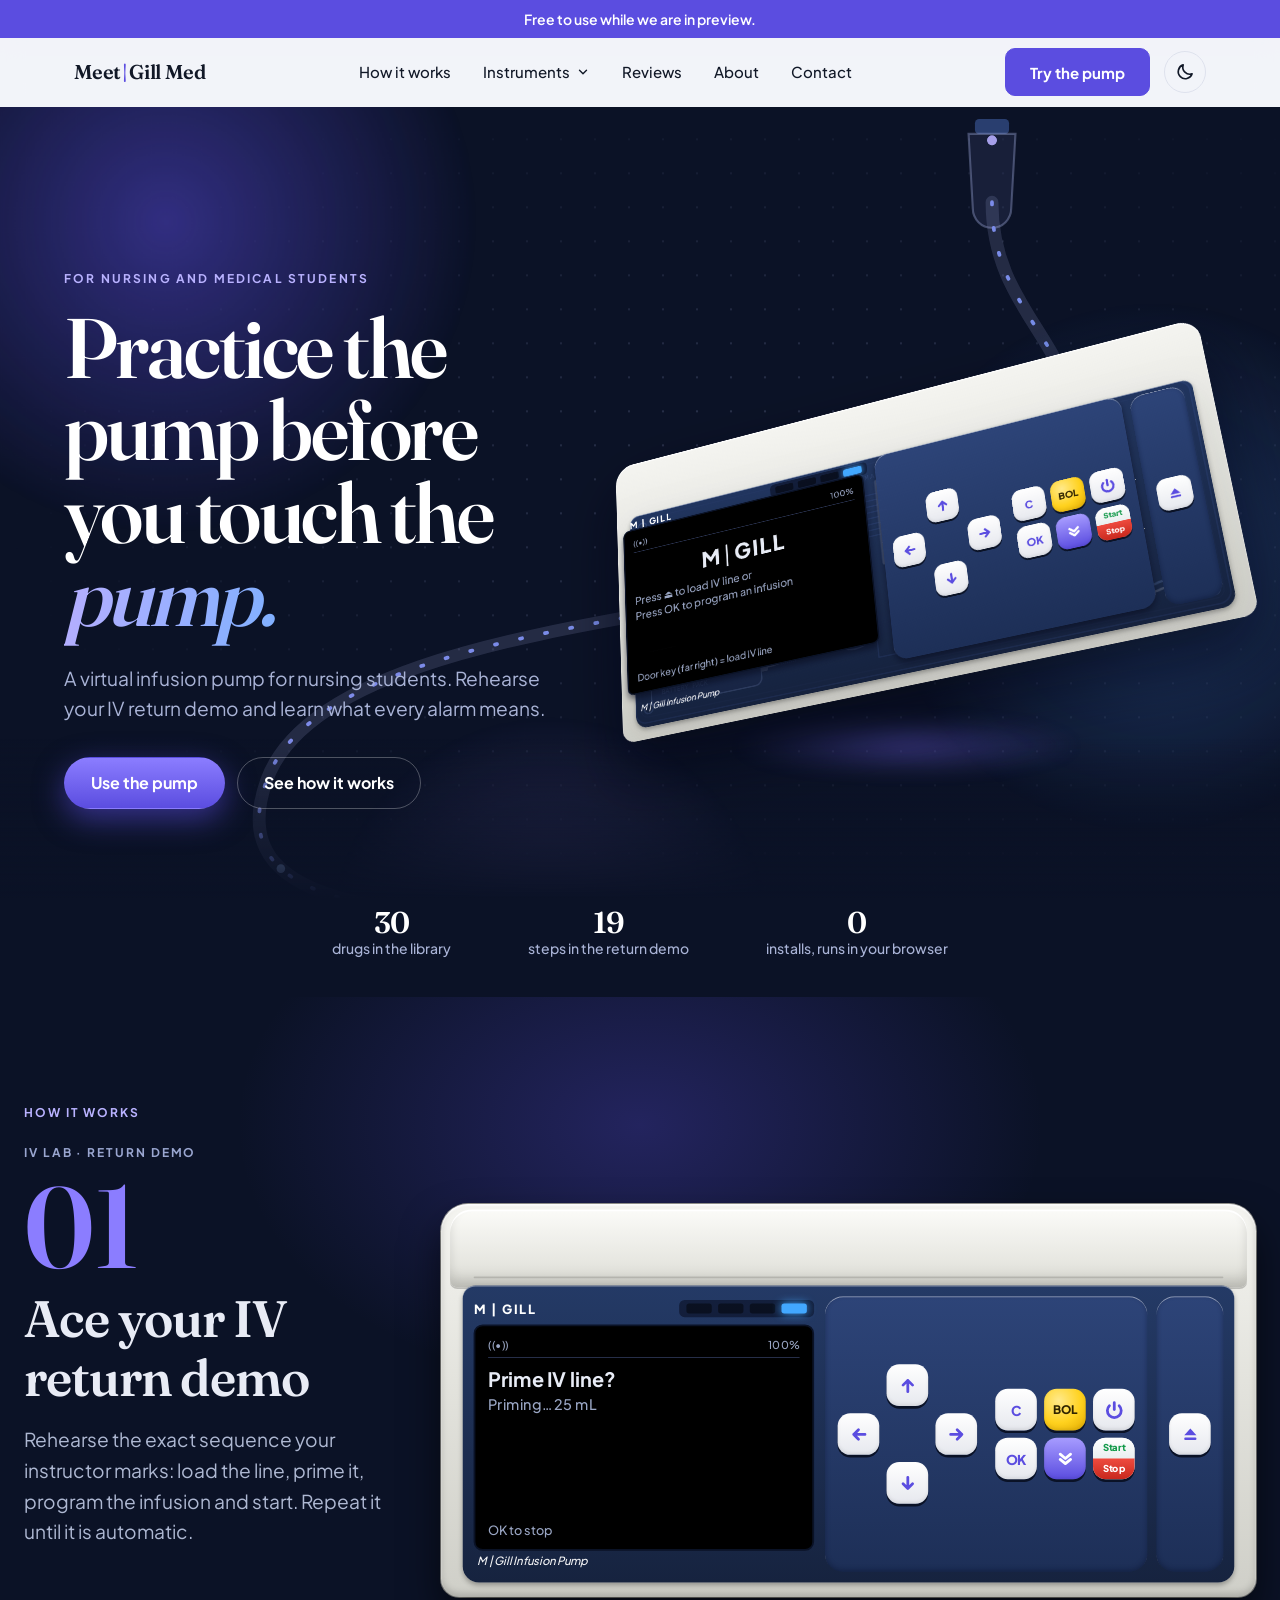
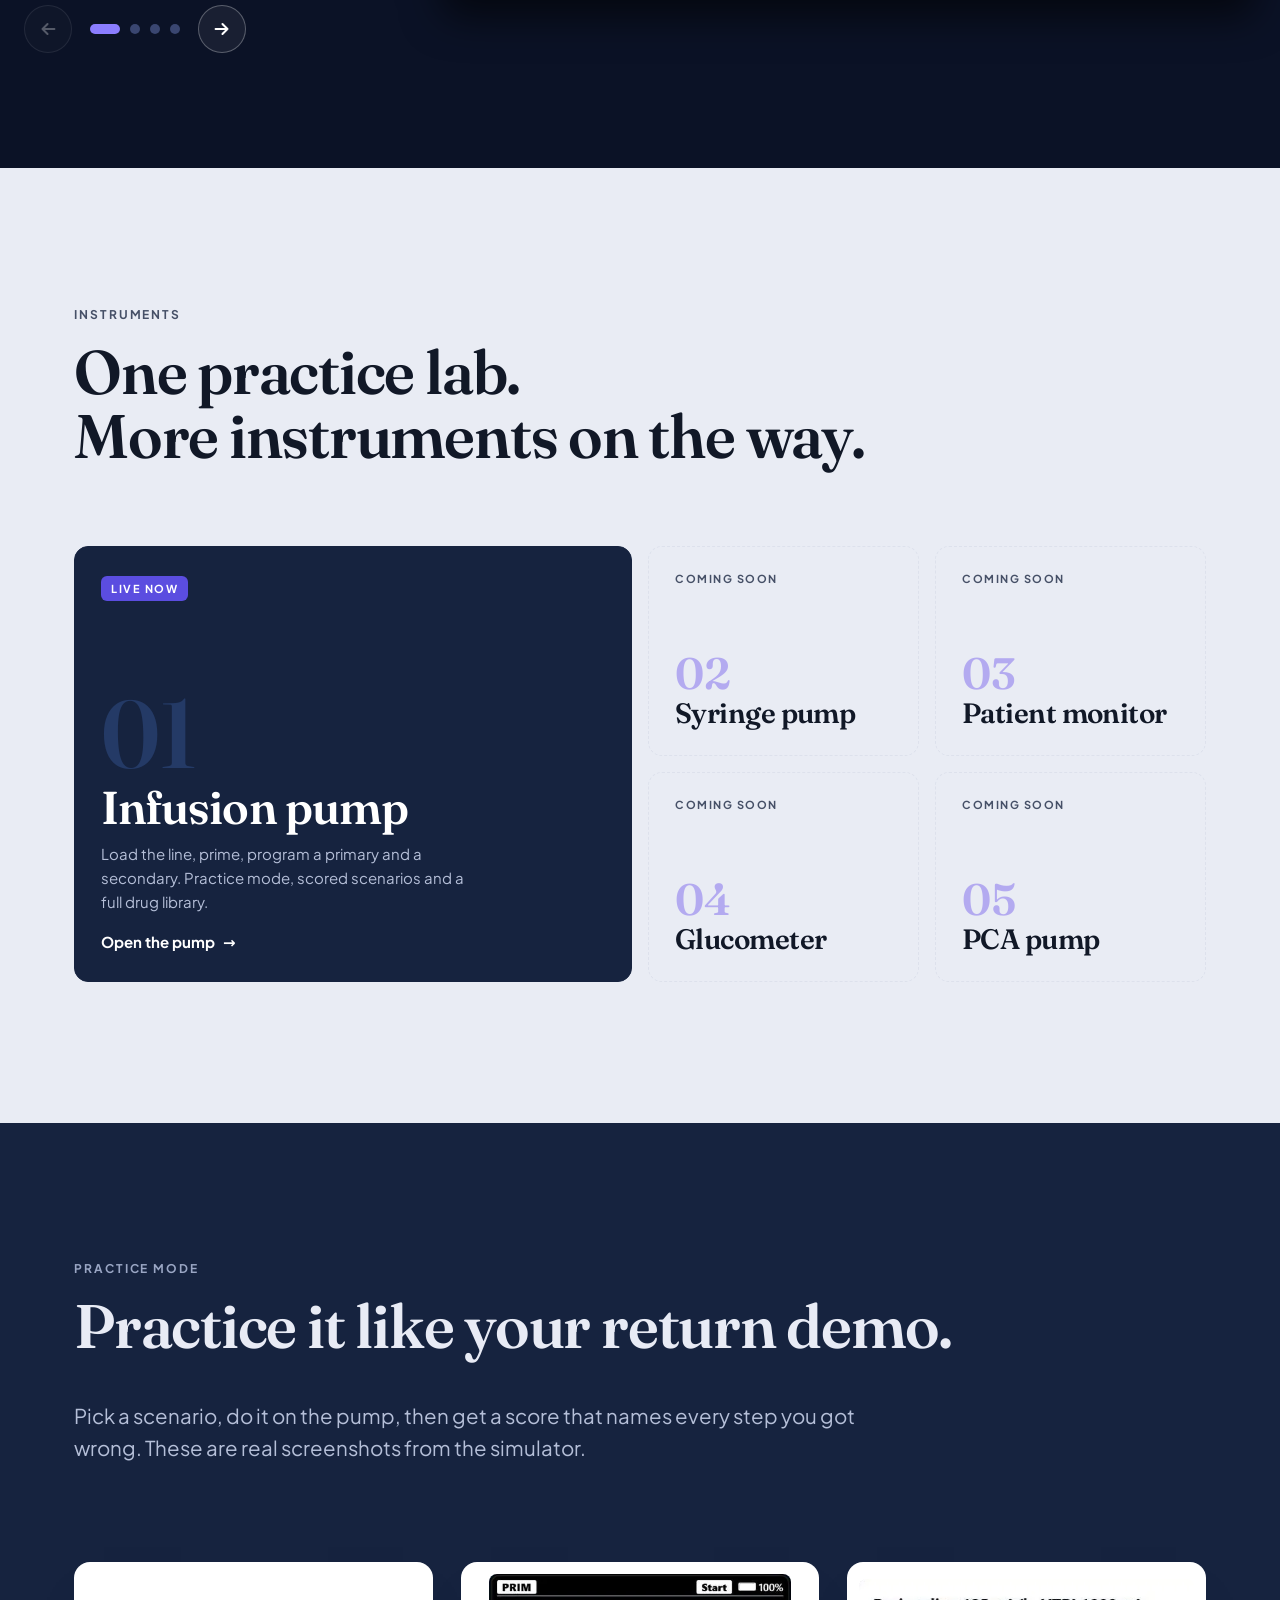
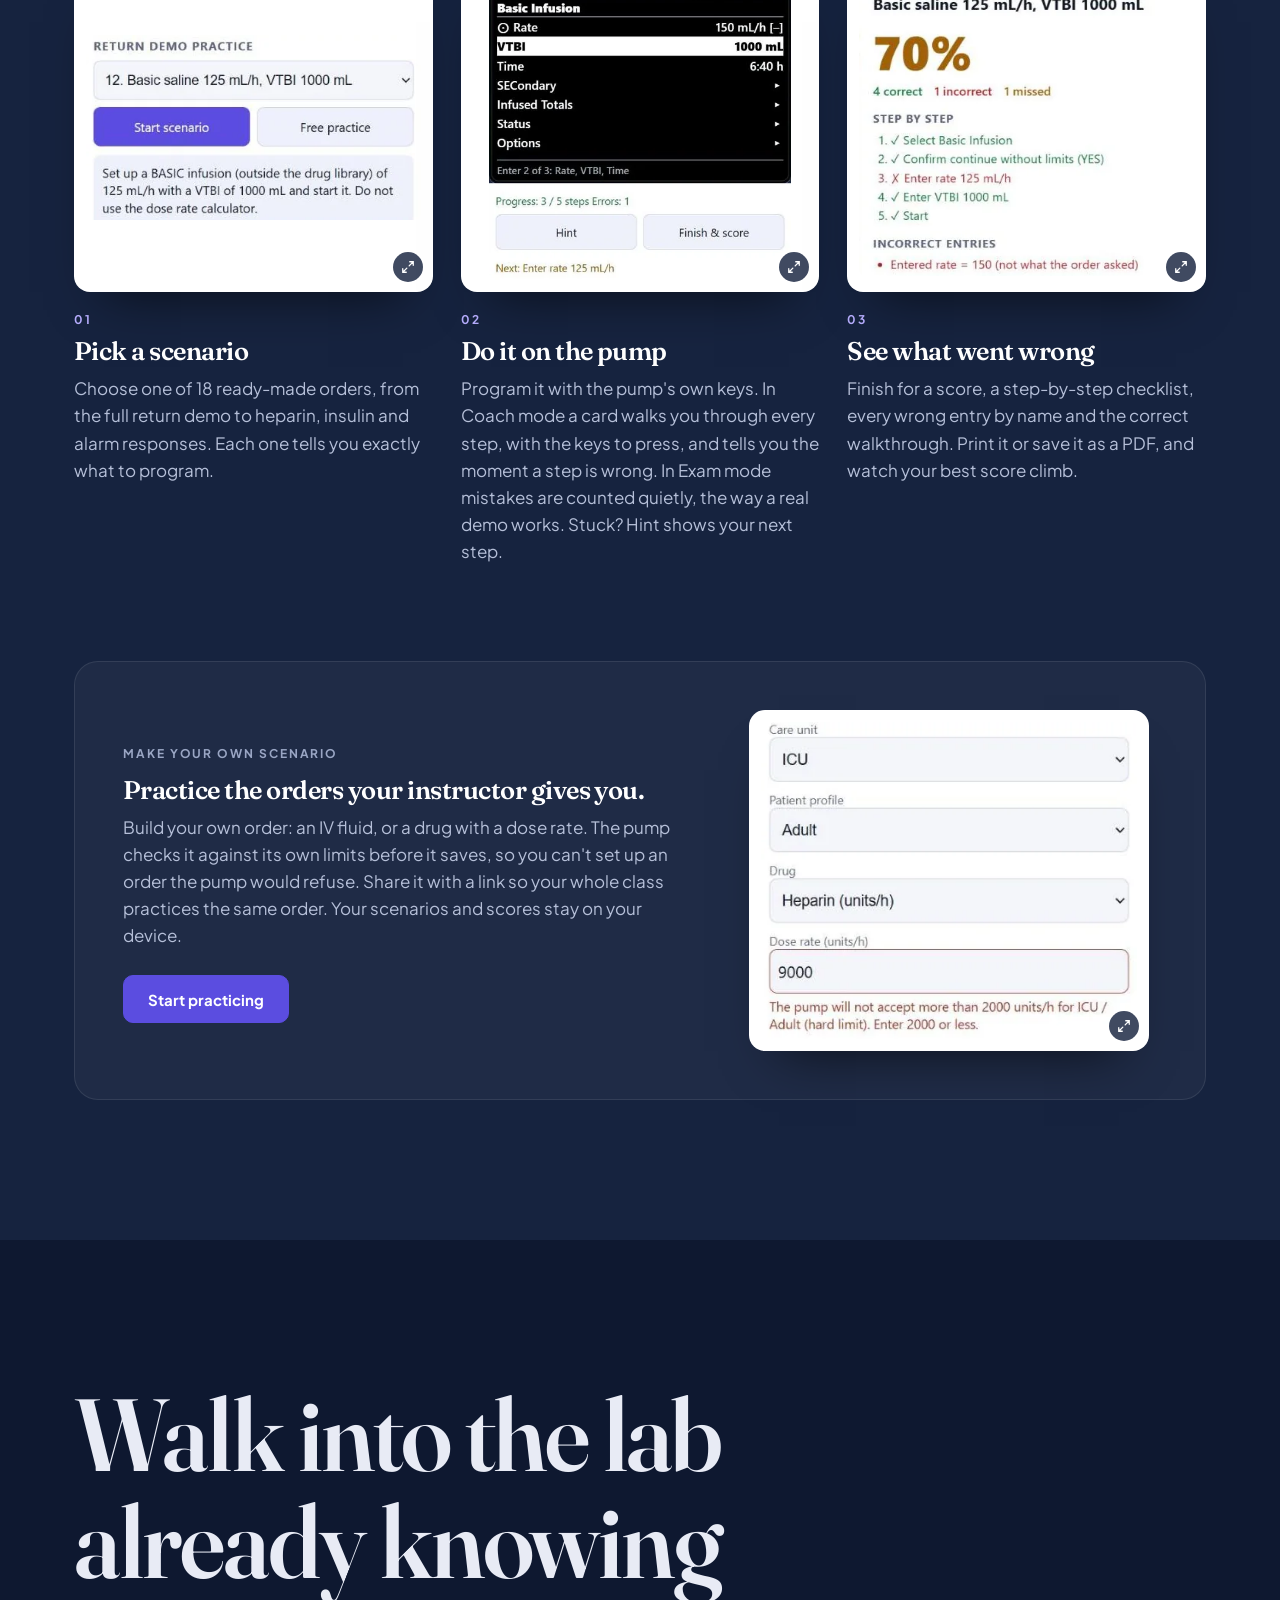
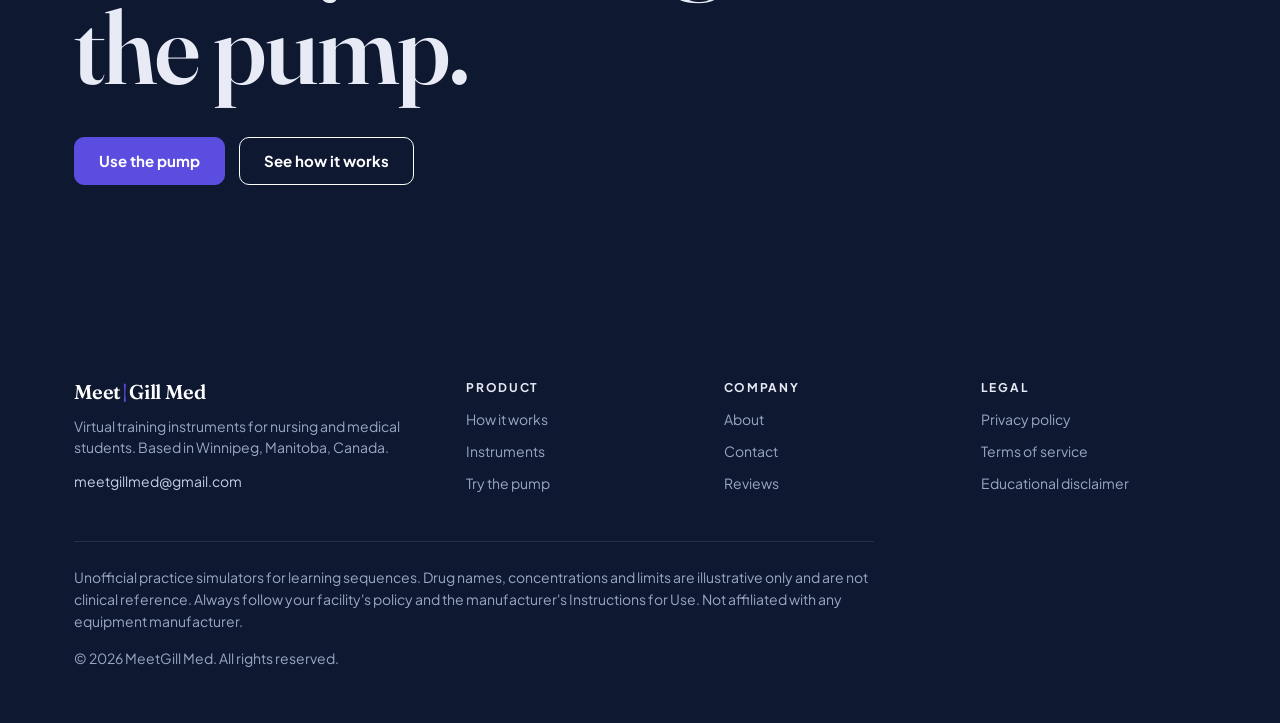
<file: index.html>
<!doctype html>
<html lang="en">
<head>
<meta charset="utf-8">
<script src="theme.js?v=42"></script>
<meta name="viewport" content="width=device-width,initial-scale=1">
<title>MeetGill Med - Virtual training instruments</title>
<meta name="description" content="Virtual training instruments for nursing and medical students. Practice on a realistic infusion pump before you touch the real one.">
<meta name="robots" content="noindex, nofollow">
<link rel="icon" href="data:image/svg+xml,%3Csvg xmlns='http://www.w3.org/2000/svg' viewBox='0 0 32 32'%3E%3Crect width='32' height='32' rx='7' fill='%2316233F'/%3E%3Cpath d='M9 22V10l7 8 7-8v12' stroke='%23A79CFF' stroke-width='3' fill='none' stroke-linecap='round' stroke-linejoin='round'/%3E%3C/svg%3E">
<link rel="preload" href="fonts/plus-jakarta-sans-latin.woff2" as="font" type="font/woff2" crossorigin>
<link rel="stylesheet" href="styles.css?v=42">
<link rel="stylesheet" href="hero-v2/hero.css?v=42">
</head>
<body>
<a class="skip" href="#main">Skip to content</a>
<div class="announce">Free to use while we are in preview.</div>
<header class="nav">
  <div class="wrap">
    <a class="brand" href="index.html">Meet<i>|</i>Gill Med</a>
    <ul>
      <li><a href="index.html#how">How it works</a></li>
      <li class="has-sub"><button class="sub-btn" type="button" aria-expanded="false" aria-controls="sub-inst">Instruments <svg viewBox="0 0 24 24" aria-hidden="true"><path d="M6 9l6 6 6-6"/></svg></button><div class="sub" id="sub-inst"><a class="sub-item" href="pump.html"><b>Infusion pump</b><span class="tag-live">Live now</span></a><a class="sub-all" href="index.html#instruments">See all instruments</a></div></li>
      <li><a href="review.html">Reviews</a></li>
      <li><a href="about.html">About</a></li>
      <li><a href="contact.html">Contact</a></li>
      <li class="only-mobile"><a href="pump.html">Try the pump</a></li>
    </ul>
    <div class="nav-cta">
      <a class="btn solid" href="pump.html">Try the pump</a>
      <button class="menu-btn" aria-label="Menu" aria-expanded="false"><span></span><span></span><span></span></button>
    </div>
  </div>
</header>

<main id="main" tabindex="-1">
<!-- HERO v2: sticky scroll-driven 3D pump (see hero-v2/hero.css + hero.js) -->
<section class="h2 h2--site" id="top" aria-label="Introduction">
  <div class="h2-sticky">
    <div class="h2-bg" aria-hidden="true">
      <i class="blob b1"></i><i class="blob b2"></i><i class="blob b3"></i>
      <div class="dots"></div>
      <svg class="tube" viewBox="0 0 1200 800" preserveAspectRatio="xMidYMid slice">
        <defs><linearGradient id="fluid" x1="0" y1="0" x2="1" y2="1"><stop offset="0" stop-color="#9d92ff"/><stop offset="1" stop-color="#6fa4ff"/></linearGradient></defs>
        <g transform="translate(930 40)">
          <rect x="-16" y="0" width="32" height="14" rx="4" fill="#2d4478"/>
          <path d="M-22 14h44l-4 70a18 18 0 0 1-36 0z" fill="rgba(160,170,255,.10)" stroke="rgba(190,200,255,.35)" stroke-width="2"/>
          <circle class="drop" cx="0" cy="20" r="4.5" fill="#b7b0ff"/>
          <circle class="drop d2" cx="0" cy="20" r="4.5" fill="#b7b0ff"/>
        </g>
        <path id="line" d="M930 118 C930 220 1010 250 1010 340 S860 430 760 470 S300 520 250 660 S420 790 700 790" fill="none" stroke="rgba(190,200,255,.16)" stroke-width="12" stroke-linecap="round"/>
        <path class="flow" d="M930 118 C930 220 1010 250 1010 340 S860 430 760 470 S300 520 250 660 S420 790 700 790" fill="none" stroke="url(#fluid)" stroke-width="3.5" stroke-linecap="round"/>
        <circle r="5" fill="#d6d2ff"><animateMotion dur="9s" repeatCount="indefinite"><mpath href="#line"/></animateMotion></circle>
        <circle r="4" fill="#9fc0ff"><animateMotion dur="9s" begin="-4.5s" repeatCount="indefinite"><mpath href="#line"/></animateMotion></circle>
      </svg>
    </div>
    <div class="h2-copy">
      <span class="h2-over">For nursing and medical students</span>
      <h1>Practice the pump before you touch the <em>pump.</em></h1>
      <p>A virtual infusion pump for nursing students. Rehearse your IV return demo and learn what every alarm means.</p>
      <div class="h2-actions">
        <a class="h2-btn h2-btn--solid" href="pump.html">Use the pump</a>
        <a class="h2-btn" href="#how">See how it works</a>
      </div>
    </div>
    <div class="h2-stage" aria-hidden="true">
      <div class="h2-rot" id="rot"><div class="h2-pump" id="pump"></div></div>
    </div>
    <div class="h2-hint" id="hint"><i></i>Scroll to open the pump</div>
  </div>
</section>
<div class="h2-facts" aria-label="At a glance">
  <div><b>30</b>drugs in the library</div>
  <div><b>19</b>steps in the return demo</div>
  <div><b>0</b>installs, runs in your browser</div>
</div>

<section class="scene" id="how" aria-label="What the pump can do">
  <div class="scene__head"><span class="over">How it works</span></div>
  <div class="scene__pin">
    <div class="scene__col">
    <div class="scene__text">
      <article class="step on">
        <span class="over">IV lab · return demo</span>
        <span class="n" aria-hidden="true">01</span>
        <h3>Ace your IV return demo</h3>
        <p>Rehearse the exact sequence your instructor marks: load the line, prime it, program the infusion and start. Repeat it until it is automatic.</p>
        <div class="lcd-inline">Prime IV line?<br>Priming… 25 mL<br>OK to stop</div>
      </article>
      <article class="step">
        <span class="over">IV math</span>
        <span class="n" aria-hidden="true">02</span>
        <h3>Get the numbers right</h3>
        <p>Rate, volume and time are linked. Enter two and the pump works out the third, so check the order first: 125 ml/h for 500 ml is 4 hours.</p>
        <div class="lcd-inline">Rate 125 ml/h<br>VTBI 500 ml<br>Time 4h00min</div>
      </article>
      <article class="step">
        <span class="over">Alarms</span>
        <span class="n" aria-hidden="true">03</span>
        <h3>Know what to do when it alarms</h3>
        <p>Occlusion, open door, end of infusion, low battery. Practice the response here, where a mistake costs nothing.</p>
        <div class="lcd-inline">Upstream occlusion<br>Check roller clamp, bag and drip chamber.</div>
      </article>
      <article class="step">
        <span class="over">Safety limits</span>
        <span class="n" aria-hidden="true">04</span>
        <h3>Do not override blindly</h3>
        <p>The drug library stops you at hard limits and asks you to confirm at soft ones. Learn to pause and check before you press OK.</p>
        <div class="lcd-inline">Value ABOVE upper soft limit<br>Soft: 2 - 10 mg/h<br>Override?</div>
      </article>
    </div>
    <div class="scene__nav" role="group" aria-label="Choose a step">
      <button type="button" class="sn-arrow" data-dir="-1" aria-label="Previous step"><svg viewBox="0 0 24 24" aria-hidden="true"><path d="M19 12H6M11.5 6.5L6 12l5.5 5.5"/></svg></button>
      <div class="sn-dots"><button type="button" aria-label="Step 1"></button><button type="button" aria-label="Step 2"></button><button type="button" aria-label="Step 3"></button><button type="button" aria-label="Step 4"></button></div>
      <button type="button" class="sn-arrow" data-dir="1" aria-label="Next step"><svg viewBox="0 0 24 24" aria-hidden="true"><path d="M5 12h13M12.5 6.5L18 12l-5.5 5.5"/></svg></button>
    </div>
    </div>
    <div class="scene__pump"><div data-pump="prime" data-size="lg"></div></div>
  </div>
</section>

<section class="pad" id="instruments">
  <div class="wrap">
    <div class="sec-head">
      <span class="over rv">Instruments</span>
      <h2 class="rv" style="--d:1">One practice lab.<br>More instruments on the way.</h2>
    </div>
    <div class="inst">
      <a class="card live rv" href="pump.html">
        <div><span class="tag">Live now</span></div>
        <div>
          <span class="num" aria-hidden="true">01</span>
          <h3>Infusion pump</h3>
          <p>Load the line, prime, program a primary and a secondary. Practice mode, scored scenarios and a full drug library.</p>
          <span class="arrow-link">Open the pump <span aria-hidden="true">→</span></span>
        </div>
      </a>
      <div class="card soon rv" style="--d:1"><span class="tag">Coming soon</span><div><span class="num" aria-hidden="true">02</span><h3>Syringe pump</h3></div></div>
      <div class="card soon rv" style="--d:2"><span class="tag">Coming soon</span><div><span class="num" aria-hidden="true">03</span><h3>Patient monitor</h3></div></div>
      <div class="card soon rv" style="--d:3"><span class="tag">Coming soon</span><div><span class="num" aria-hidden="true">04</span><h3>Glucometer</h3></div></div>
      <div class="card soon rv" style="--d:4"><span class="tag">Coming soon</span><div><span class="num" aria-hidden="true">05</span><h3>PCA pump</h3></div></div>
    </div>
  </div>
</section>

<section class="pad dark pm" id="practice" aria-labelledby="pm-title">
  <div class="wrap">
    <div class="sec-head">
      <span class="over rv">Practice mode</span>
      <h2 class="rv" style="--d:1" id="pm-title">Practice it like your return demo.</h2>
      <p class="lead rv" style="--d:2">Pick a scenario, do it on the pump, then get a score that names every step you got wrong. These are real screenshots from the simulator.</p>
    </div>
    <ol class="pm-steps">
      <li class="pm-card rv">
        <figure class="pm-shot"><button class="pm-zoom" type="button"><span class="vh">Enlarge screenshot: </span><img src="img/practice/pick.webp" width="440" height="244" loading="lazy" decoding="async" alt="The practice panel with the scenario 'Basic saline 125 mL/h, VTBI 1000 mL' selected, a Start scenario button, and the order to program."></button></figure>
        <span class="pm-n" aria-hidden="true">01</span>
        <h3>Pick a scenario</h3>
        <p>Choose one of 18 ready-made orders, from the full return demo to heparin, insulin and alarm responses. Each one tells you exactly what to program.</p>
      </li>
      <li class="pm-card rv" style="--d:1">
        <figure class="pm-shot"><button class="pm-zoom" type="button"><span class="vh">Enlarge screenshot: </span><img src="img/practice/work.webp" width="494" height="500" loading="lazy" decoding="async" alt="The pump screen showing a rate of 150 mL/h entered by mistake. Below it the panel reads 'Progress: 3 / 5 steps, Errors: 1' and the hint says 'Next: Enter rate 125 mL/h'."></button></figure>
        <span class="pm-n" aria-hidden="true">02</span>
        <h3>Do it on the pump</h3>
        <p>Program it with the pump's own keys. In Coach mode a card walks you through every step, with the keys to press, and tells you the moment a step is wrong. In Exam mode mistakes are counted quietly, the way a real demo works. Stuck? Hint shows your next step.</p>
      </li>
      <li class="pm-card rv" style="--d:2">
        <figure class="pm-shot"><button class="pm-zoom" type="button" data-full="img/practice/score.webp"><span class="vh">Enlarge screenshot: </span><img src="img/practice/score-card.webp" width="435" height="386" loading="lazy" decoding="async" alt="A score report of 70 percent: 4 correct, 1 incorrect, 1 missed. The step list marks 'Enter rate 125 mL/h' as wrong and lists 'Entered rate = 150 (not what the order asked)'. The full report also shows the correct walkthrough."></button></figure>
        <span class="pm-n" aria-hidden="true">03</span>
        <h3>See what went wrong</h3>
        <p>Finish for a score, a step-by-step checklist, every wrong entry by name and the correct walkthrough. Print it or save it as a PDF, and watch your best score climb.</p>
      </li>
    </ol>
    <div class="pm-own rv">
      <div>
        <span class="over">Make your own scenario</span>
        <h3>Practice the orders your instructor gives you.</h3>
        <p>Build your own order: an IV fluid, or a drug with a dose rate. The pump checks it against its own limits before it saves, so you can't set up an order the pump would refuse. Share it with a link so your whole class practices the same order. Your scenarios and scores stay on your device.</p>
        <div class="pm-ctas"><a class="btn solid" href="pump.html#practice">Start practicing</a></div>
      </div>
      <figure class="pm-shot pm-shot--own"><button class="pm-zoom" type="button"><span class="vh">Enlarge screenshot: </span><img src="img/practice/builder.webp" width="440" height="370" loading="lazy" decoding="async" alt="The scenario builder with ICU, Adult and Heparin selected and a dose of 9000 units/h. Under the field it says: The pump will not accept more than 2000 units/h for ICU / Adult (hard limit). Enter 2000 or less."></button></figure>
    </div>
  </div>
</section>

<section class="pad rvs" id="student-reviews" hidden aria-label="Student reviews">
  <div class="wrap">
    <div class="sec-head">
      <span class="over rv">Student reviews</span>
      <h2 class="rv" style="--d:1">How students found it.</h2>
      <p class="lead rv" style="--d:2" id="rvs-sum">What nursing and medical students say after trying the pump.</p>
    </div>
  </div>
  <div class="rvs-viewport"><div class="rvs-track" id="rvs-track"></div></div>
  <div class="wrap rvs-actions">
    <a class="btn" href="review.html">Read all reviews</a>
    <a class="btn solid" href="review.html#leave">Leave a review</a>
  </div>
</section>

<section class="pad dark-2 closing">
  <div class="wrap">
    <h2 class="rv">Walk into the lab already knowing the pump.</h2>
    <div class="hero-actions rv" style="--d:2">
      <a class="btn solid" href="pump.html">Use the pump</a>
      <a class="btn" href="index.html#how">See how it works</a>
    </div>
  </div>
</section>
</main>

<footer>
  <div class="wrap">
    <div class="foot-grid">
      <div>
        <a class="brand" style="color:#fff" href="index.html">Meet<i>|</i>Gill Med</a>
        <p class="foot-note">Virtual training instruments for nursing and medical students. Based in Winnipeg, Manitoba, Canada.</p>
        <a class="foot-mail" href="mailto:meetgillmed@gmail.com">meetgillmed@gmail.com</a>
      </div>
      <div><h4>Product</h4><a href="index.html#how">How it works</a><a href="index.html#instruments">Instruments</a><a href="pump.html">Try the pump</a></div>
      <div><h4>Company</h4><a href="about.html">About</a><a href="contact.html">Contact</a><a href="review.html">Reviews</a></div>
      <div><h4>Legal</h4><a href="privacy.html">Privacy policy</a><a href="terms.html">Terms of service</a><a href="disclaimer.html">Educational disclaimer</a></div>
    </div>
    <p class="fine">Unofficial practice simulators for learning sequences. Drug names, concentrations and limits are illustrative only and are not clinical reference. Always follow your facility's policy and the manufacturer's Instructions for Use. Not affiliated with any equipment manufacturer.</p>
    <p class="fine" style="margin-top:12px;border:0;padding:0">&copy; 2026 MeetGill Med. All rights reserved.</p>
  </div>
</footer>


















<div class="toast" role="status" aria-live="polite"></div>
<script src="app.js?v=42"></script>
<script src="hero-v2/hero.js?v=42"></script>
</body>
</html>
</file>
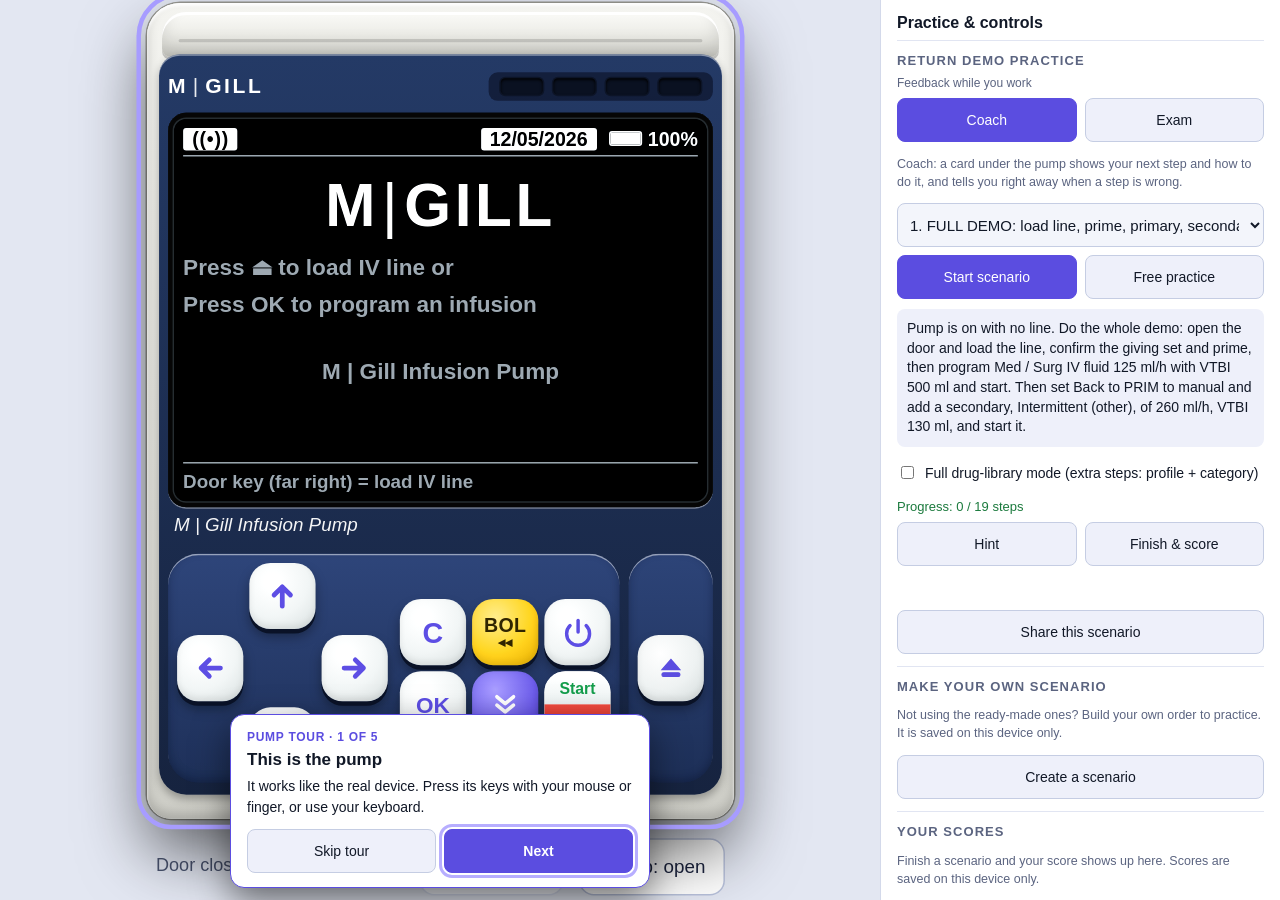
<file: pump/index.html>
<!doctype html>
<html lang="en">
<head>
<meta charset="utf-8">
<script src="../theme.js"></script>
<meta name="viewport" content="width=device-width, initial-scale=1.0, user-scalable=no, viewport-fit=cover">
<meta name="apple-mobile-web-app-capable" content="yes">
<meta name="mobile-web-app-capable" content="yes">
<meta name="apple-mobile-web-app-status-bar-style" content="black-translucent">
<meta name="apple-mobile-web-app-title" content="Pump Sim">
<meta name="theme-color" content="#0f1113">
<link rel="icon" href="data:image/svg+xml,%3Csvg xmlns='http://www.w3.org/2000/svg' viewBox='0 0 64 64'%3E%3Crect width='64' height='64' rx='14' fill='%2326292d'/%3E%3Crect x='10' y='12' width='44' height='26' rx='4' fill='%2314180f'/%3E%3Ctext x='32' y='31' font-size='14' text-anchor='middle' fill='%239dff6a' font-family='monospace'%3E24.4%3C/text%3E%3Ccircle cx='22' cy='50' r='6' fill='%232ee86a'/%3E%3Ccircle cx='42' cy='50' r='6' fill='%23ffd54a'/%3E%3C/svg%3E">
<link rel="apple-touch-icon" href="data:image/svg+xml,%3Csvg xmlns='http://www.w3.org/2000/svg' viewBox='0 0 64 64'%3E%3Crect width='64' height='64' fill='%2326292d'/%3E%3Crect x='10' y='12' width='44' height='26' rx='4' fill='%2314180f'/%3E%3Ctext x='32' y='31' font-size='14' text-anchor='middle' fill='%239dff6a' font-family='monospace'%3E24.4%3C/text%3E%3Ccircle cx='22' cy='50' r='6' fill='%232ee86a'/%3E%3Ccircle cx='42' cy='50' r='6' fill='%23ffd54a'/%3E%3C/svg%3E">
<title>M | Gill Infusion Pump</title>
<style>
:root{
  --lcd-bg:#05080a; --lcd-fg:#f3f6f8; --lcd-dim:#9aa4ac; --warn:#ffffff; --bad:#ff5a4a;
  --teal1:#243a66; --teal2:#16233F; --teal3:#2d4478; --teal4:#1d2f57; --iconteal:#5b4de0;
}
*{box-sizing:border-box;-webkit-tap-highlight-color:transparent;-webkit-touch-callout:none;-webkit-user-select:none;user-select:none}
html,body{margin:0;height:100%;background:#0B1226;color:#e8eaed;font-family:-apple-system,BlinkMacSystemFont,"Segoe UI",Roboto,sans-serif;overscroll-behavior:none;overflow:hidden;touch-action:manipulation}
button{font:inherit;color:inherit;touch-action:manipulation}
#stage{position:fixed;inset:0;display:flex;align-items:center;justify-content:center}
body.wide #stage{right:400px}
#pumpWrap{position:relative;flex:none}
#rig{position:absolute;left:0;top:0;transform-origin:0 0}
#rig.land{width:900px;--pp:24px;--cell:54px;--ks:46px;--lidh:92px}
#rig.port{width:390px;--pp:8px;--cell:48px;--ks:44px;--lidh:36px}

/* ---------- pump body ---------- */
#pump{position:relative;padding:0 var(--pp) 16px;border-radius:30px 30px 20px 20px;
  background:linear-gradient(180deg,#f4f4f0 0%,#e3e3dd 45%,#cfcfc8 100%);
  box-shadow:0 22px 44px rgba(0,0,0,.6),inset 0 2px 2px rgba(255,255,255,.9),inset 0 -4px 8px rgba(0,0,0,.18),0 0 0 1px #9a9a94}
#rig.port #pump{border-radius:22px 22px 16px 16px}
#lidWrap{position:relative;height:var(--lidh);perspective:900px;margin:0 calc(var(--pp)*-1 + 10px)}
.doorgfx{position:absolute;inset:6px 0 0;border-radius:24px 24px 8px 8px;cursor:pointer;z-index:2;transform-origin:50% 0;transition:transform .8s cubic-bezier(.3,.7,.3,1);
  background:linear-gradient(180deg,#fbfbf8 0%,#e6e6e0 70%,#d2d2cb 100%);
  box-shadow:inset 0 2px 0 #fff,inset 0 -8px 12px rgba(0,0,0,.12),0 2px 0 rgba(0,0,0,.2)}
#rig.port .doorgfx{border-radius:16px 16px 6px 6px}
.doorgfx::before{content:'';position:absolute;left:3%;right:3%;bottom:10px;height:2px;background:rgba(0,0,0,.14);border-radius:2px}
.stub{position:absolute;top:56%;width:38px;height:5px;border-radius:3px;background:#4cc3ff;opacity:0;transition:opacity .3s;z-index:0;box-shadow:0 0 5px rgba(76,195,255,.6)}
.stub.l{left:-26px}.stub.r{right:-26px}
.doorgfx.hasline ~ .stub{opacity:1}
.doorgfx.open{transform:rotateX(-82deg)}
#chamber{position:absolute;inset:8px 6px 0;border-radius:18px 18px 4px 4px;background:linear-gradient(#34383e,#0E1730);box-shadow:inset 0 5px 14px #000;overflow:hidden;z-index:1}
#chamber .slot{position:absolute;left:8%;right:8%;top:42%;height:22%;border-radius:8px;background:#0a0b0d;box-shadow:inset 0 2px 6px #000,0 1px 0 rgba(255,255,255,.1)}
#chamber .tube{position:absolute;left:0;right:0;top:50%;height:5px;background:#4cc3ff;opacity:0;transition:opacity .3s;box-shadow:0 0 6px rgba(76,195,255,.6)}
.doorgfx.hasline ~ #chamber .tube{opacity:1}
.pill{position:absolute;top:4px;right:calc(var(--pp) + 6px);z-index:5;background:#5B4DE0;border:1px solid #5B4DE0;color:#fff;border-radius:16px;padding:0 14px;height:32px;font-size:12.5px;font-weight:700;box-shadow:0 6px 16px -6px rgba(91,77,224,.75);cursor:pointer}
.pill:hover{background:#4B3DD0}
.pill:focus-visible{outline:3px solid #B7AEFF;outline-offset:2px}
body.wide .pill{display:none}

/* ---------- british racing green faceplate ---------- */
#face{display:flex;gap:12px;padding:12px;border-radius:14px 14px 18px 18px;margin-top:-2px;position:relative;z-index:3;
  background:linear-gradient(180deg,var(--teal1),var(--teal2));
  box-shadow:inset 0 1px 0 rgba(255,255,255,.45),0 3px 6px rgba(0,0,0,.3)}
#rig.port #face{flex-direction:column;padding:8px 6px;gap:8px}
#faceL{flex:1;min-width:0;display:flex;flex-direction:column}
#logorow{display:flex;align-items:center;justify-content:space-between;height:26px;margin-bottom:5px}
.bb{color:#fff;font-weight:800;letter-spacing:.12em;font-size:14px;display:flex;gap:3px;align-items:baseline}
.bb i{font-style:normal;font-weight:400;opacity:.9}
.ledwin{display:flex;gap:7px;padding:4px 8px;border-radius:6px;background:rgba(6,10,28,.55)}
.led{width:28px;height:11px;border-radius:3px;background:rgba(0,0,0,.45);box-shadow:inset 0 1px 2px #000,0 0 0 1px rgba(0,0,0,.35);display:block;transition:background .2s,box-shadow .2s}
.led.g{--c:#3dff7e}.led.r{--c:#ff4036}.led.y{--c:#ffcf3a}.led.b{--c:#42a8ff}
.led.on{background:var(--c);box-shadow:0 0 10px var(--c)}
.led.blink{animation:blink 1s steps(1) infinite}
.led.blink.fast{animation-duration:.5s}
.led.pulse{animation:pulse 2.2s ease-in-out infinite}
.led.flash1{animation:flash1 1.4s steps(1) 1}
@keyframes blink{0%,49%{background:var(--c);box-shadow:0 0 10px var(--c)}50%,100%{background:rgba(0,0,0,.45);box-shadow:inset 0 1px 2px #000}}
@keyframes pulse{0%,100%{background:#12304d}50%{background:var(--c);box-shadow:0 0 8px var(--c)}}
@keyframes flash1{0%,49%{background:var(--c);box-shadow:0 0 10px var(--c)}50%,100%{background:rgba(0,0,0,.45)}}
.model{color:#fff;font-style:italic;font-size:12.5px;margin-top:5px;padding-left:4px;height:18px;opacity:.95}
.model sup{font-size:8px}

/* ---------- LCD (black, white text) ---------- */
#lcd{position:relative;height:262px;border-radius:12px;background:var(--lcd-bg);padding:6px 10px;color:var(--lcd-fg);
  font-family:"Segoe UI",Arial,Helvetica,sans-serif;font-weight:600;font-size:15px;
  box-shadow:inset 0 0 0 3px #111,inset 0 0 0 4px #2e3438,inset 0 6px 18px rgba(0,0,0,.9),0 1px 0 rgba(255,255,255,.4);
  filter:contrast(var(--ct,1)) brightness(var(--br,1));overflow:hidden;display:flex;flex-direction:column}
#lcd.off{background:#0a0d0e;filter:none}
#lcd.off #lcdTop,#lcd.off #lcdBot{visibility:hidden}
#lcdTop{height:23px;display:grid;grid-template-columns:auto 1fr auto auto;gap:8px;align-items:center;border-bottom:1px solid var(--lcd-dim);font-size:13px;white-space:nowrap}
#lcdTl{background:var(--lcd-fg);color:#000;padding:0 6px;border-radius:2px;font-weight:800;letter-spacing:.04em}
#lcdTl:empty{display:none}
#lcdTc{text-align:center}
#lcdTr{background:var(--lcd-fg);color:#000;padding:0 6px;border-radius:2px;font-weight:800}
#lcdTr:empty{display:none}
#lcdBat{display:flex;align-items:center;gap:4px}
.bat{display:inline-block;width:22px;height:10px;border:1px solid var(--lcd-fg);position:relative;border-radius:2px}
.bat b{position:absolute;left:0;top:0;bottom:0;background:var(--lcd-fg)}
.bat.low b{background:var(--bad)}.bat.low{border-color:var(--bad)}
.ac{font-size:11px}
#lcdBody{flex:1;overflow:hidden;padding-top:2px}
.row{height:24px;line-height:24px;display:flex;justify-content:space-between;gap:8px;white-space:nowrap;overflow:hidden}
.row.hrow{height:auto;line-height:normal;display:block}
.row .l{overflow:hidden;text-overflow:ellipsis;flex:1 1 auto;min-width:0}
.row .r{flex:none}
.row.hl{background:var(--lcd-fg);color:#000;font-weight:800;padding:0 4px;margin:0 -4px}
.row.dim,.dim{color:var(--lcd-dim)}
.row.hd{color:#fff;font-weight:800;border-bottom:1px solid var(--lcd-dim)}
.row.warn .l,.row.warn{color:#000;background:#fff;font-weight:800;padding:0 4px;margin:0 -4px}
.warn{color:#fff;font-weight:800}
.row.calc{color:#fff}
#lcdBot{height:24px;line-height:24px;border-top:1px solid var(--lcd-dim);font-size:12.5px;white-space:pre;overflow:hidden;text-overflow:ellipsis;color:var(--lcd-dim)}
#lcdBot .toast{color:#000;background:#fff;padding:1px 6px;border-radius:2px;font-weight:800}
.logo{font-size:40px;font-weight:800;text-align:center;letter-spacing:.06em;color:#fff;line-height:60px}
.logo span{color:#fff;margin:0 2px;font-weight:300}
.logosub{text-align:center;color:var(--lcd-dim);height:24px}
.edbig{font-size:38px;line-height:54px;height:54px;display:flex;align-items:center;justify-content:center;gap:1px;letter-spacing:1px}
.edbig.sm{font-size:30px}
.edbig .dg{display:inline-block;width:25px;text-align:center}
.edbig .dg.lz{color:var(--lcd-dim)}
.edbig .dg.act,.edbig .fld.act{background:#fff;color:#000;border-radius:2px}
.edbig .sep{display:inline-block;width:10px;text-align:center}
.edbig .fld{padding:0 3px}
.edunit{font-size:13px;margin-left:10px;align-self:flex-end;line-height:34px}
.lvbar{display:flex;gap:4px;justify-content:center;height:20px;align-items:center}
.lv{width:22px;height:14px;border:1px solid var(--lcd-fg);display:inline-block}.lv.on{background:var(--lcd-fg)}
.runrate{font-size:34px;line-height:46px;height:46px;text-align:center;font-weight:800;color:#fff;width:100%}
.runrate small{font-size:15px;font-weight:600}
.macro{font-size:84px;line-height:104px;height:104px;text-align:center;font-weight:800;width:100%;color:#fff}
.arrows{position:relative;display:flex;justify-content:center;gap:14px;width:100%;color:#fff}
.arrows span{animation:arr 1s linear infinite;opacity:.25}
.arrows span:nth-child(2){animation-delay:.15s}.arrows span:nth-child(3){animation-delay:.3s}.arrows span:nth-child(4){animation-delay:.45s}.arrows span:nth-child(5){animation-delay:.6s}
@keyframes arr{0%{opacity:.2}30%{opacity:1}100%{opacity:.2}}
.arrows .tag{position:absolute;left:50%;top:50%;transform:translate(-50%,-50%);background:#fff;color:#000;padding:0 10px;font-size:15px;letter-spacing:.1em;font-weight:800}
.alarmov{position:absolute;inset:6px 8px;border-radius:6px;padding:8px 10px;display:flex;flex-direction:column;justify-content:center;text-align:center;gap:6px;z-index:5}
.alarmov.op,.alarmov.dev{background:#2a0a08;border:2px solid var(--bad);color:#ffd9d4;animation:alarmflash 1s steps(1) infinite}
.alarmov.pre,.alarmov.rem{background:#241f05;border:2px solid #ffd23f;color:#fff2bd}
.alarmov.dev{background:#3a0a2a;border-color:#ff4fd8}
@keyframes alarmflash{0%,49%{background:#4a0e0a}50%,100%{background:#2a0a08}}
.alab{font-size:13px;letter-spacing:.12em;font-weight:700;opacity:.9}
.amsg{font-size:21px;font-weight:800;line-height:1.15}
.asub{font-size:13px;opacity:.85}
.ahint{font-size:13px;font-weight:700;margin-top:4px}
.more{font-size:11px;opacity:.7}
#holdbar{display:none;position:absolute;left:30px;right:30px;top:50%;transform:translateY(-50%);z-index:9;text-align:center;font-size:13px;color:#fff}
#holdbar .bar{height:14px;border:2px solid #fff;margin-top:8px;border-radius:3px;overflow:hidden;background:#000}
#holdfill{height:100%;width:0;background:#fff}

/* ---------- keypad ---------- */
#lower{display:flex;gap:10px;align-items:stretch}
#rig.port #lower{gap:6px;justify-content:center}
#rig.port #doorCol{padding:4px}
#keys{display:flex;gap:calc(var(--cell)*.22);align-items:center;padding:10px;border-radius:20px;
  background:linear-gradient(180deg,var(--teal3),var(--teal4));box-shadow:inset 0 1px 0 rgba(255,255,255,.5),inset 0 -2px 6px rgba(8,14,40,.4)}
#rig.port #keys{padding:4px;gap:4px}
#doorCol{display:flex;align-items:center;padding:6px;border-radius:20px;
  background:linear-gradient(180deg,var(--teal3),var(--teal4));box-shadow:inset 0 1px 0 rgba(255,255,255,.5),inset 0 -2px 6px rgba(8,14,40,.4)}
#rig.land #doorCol{width:74px;justify-content:center}
.dpad{display:grid;grid-template-columns:repeat(3,var(--cell));grid-template-rows:repeat(3,var(--cell))}
.dpad .up{grid-area:1/2}.dpad .lf{grid-area:2/1}.dpad .rt{grid-area:2/3}.dpad .dn{grid-area:3/2}
.cluster{display:grid;grid-template-columns:repeat(3,var(--cell));grid-template-rows:repeat(2,var(--cell));align-self:center}
.key{position:relative;width:var(--ks);height:var(--ks);margin:calc((var(--cell) - var(--ks))/2);padding:0;border:none;border-radius:14px;cursor:pointer;
  display:flex;flex-direction:column;align-items:center;justify-content:center;line-height:1;color:var(--iconteal);font-weight:800;font-size:15px;
  background:radial-gradient(circle at 35% 28%,#ffffff 0%,#eef2f2 55%,#d4dbdb 100%);
  box-shadow:0 3px 0 #0a1226,0 5px 8px rgba(0,0,0,.35),inset 0 -2px 4px rgba(0,0,0,.08);
  transition:transform .05s,box-shadow .05s}
.key svg{width:50%;height:50%;fill:var(--iconteal);stroke:var(--iconteal)}
.key.arr svg{fill:none;stroke:var(--iconteal);stroke-width:3.2;stroke-linecap:round;stroke-linejoin:round;width:54%;height:54%}
.key.door svg{width:46%;height:46%}
.key.pw svg{stroke:var(--iconteal);fill:none;width:52%;height:52%}
.key.down{transform:translateY(3px);box-shadow:0 0 0 #0a1226,inset 0 3px 6px rgba(0,0,0,.3)}
.key.c span{font-size:19px}
.key.ok span{font-size:15px}
.key.bol{background:radial-gradient(circle at 35% 28%,#ffe98a 0%,#ffd21f 55%,#e0a900 100%);color:#2f2400}
.key.bol span{font-size:13px;letter-spacing:.02em}
.key.bol small{font-size:9px;margin-top:1px}
.key.m{background:radial-gradient(circle at 35% 28%,#a79cff 0%,#6c5ce7 60%,#4a3bc7 100%)}
.key.m svg{stroke:#fff;fill:none}
.key.ss{overflow:hidden;background:#fff}
.key.ss span{position:absolute;left:0;right:0;height:50%;display:flex;align-items:center;justify-content:center;font-size:10.5px;font-weight:800}
.key.ss .st{top:0;background:linear-gradient(#ffffff,#e9efef);color:#139a4a}
.key.ss .sp{bottom:0;background:linear-gradient(#ee4b3f,#c8281d);color:#fff}
#keys{filter:brightness(calc(.85 + var(--kl,.5)*.3))}

/* ---------- tubing / door controls (outside pump) ---------- */
#doorBar{margin-top:12px;height:40px;display:flex;align-items:center;gap:10px;font-size:12px;color:#aeb4bb;padding:0 6px}
#doorTxt{flex:1;min-width:0;line-height:1.15}
.chip{background:#16213F;border:1px solid #4a4f57;color:#d6dae0;border-radius:10px;padding:0 12px;height:38px;font-size:12.5px;min-width:96px}
.chip:disabled{opacity:.4}
.chip.bad{border-color:var(--bad);color:#ffb3aa}

/* ---------- side panel ---------- */
#panel{position:fixed;top:0;right:0;bottom:0;width:400px;max-width:100vw;background:#101A33;border-left:1px solid #26335A;overflow-y:auto;z-index:30;padding:0 16px 24px;
  -webkit-user-select:text;user-select:text;transform:translateX(100%);transition:transform .25s}
body.wide #panel{transform:none}
body.panelopen #panel{transform:none}
body.wide #panelClose{display:none}
#panel .ph{position:sticky;top:0;background:#101A33;display:flex;justify-content:space-between;align-items:center;padding:14px 0 8px;font-size:16px;z-index:2}
#panel .ph button{background:none;border:none;font-size:22px;color:#aaa;width:44px;height:44px}
#panel section{border-top:1px solid #26335A;padding:12px 0}
#panel h3{margin:0 0 8px;font-size:13px;letter-spacing:.08em;text-transform:uppercase;color:#8a919a}
#panel select{width:100%;height:44px;background:#16213F;color:#e8eaed;border:1px solid #33457A;border-radius:8px;padding:0 8px;font-size:15px}
#panel .btns{display:flex;gap:8px;margin-top:8px}
#panel .btns button{flex:1;height:44px;border-radius:8px;border:1px solid #33457A;background:#1B2850;color:#e8eaed;font-size:14px}
#panel .btns button:disabled{opacity:.4}
#panel .btns button.on,#panel .btns button#acBtn.on{background:#4338C8;border-color:#5B4DE0}
#panel .btns button.warnbtn{border-color:#7a2f2a;color:#ffb3aa}
#panel #scnStart{background:#4338C8;border-color:#5B4DE0}
.brief{font-size:14px;line-height:1.4;background:#16213F;border-radius:8px;padding:10px;margin:10px 0 6px}
.prog{font-size:13px;color:#8fd1a5}.hint{font-size:13px;color:#ffd23f;min-height:18px}
.lab{font-size:12px;color:#8a919a;margin-top:6px}
.chk{display:flex;gap:8px;align-items:center;font-size:14px;margin:10px 0;min-height:32px}
.small{font-size:12.5px;color:#9aa1aa;line-height:1.45}
#report{display:none;position:fixed;inset:0;background:rgba(0,0,0,.7);z-index:50;align-items:center;justify-content:center;padding:12px}
#report.show{display:flex}
#report .card{background:#101A33;border-radius:14px;max-width:560px;width:100%;max-height:92vh;overflow-y:auto;padding:18px;-webkit-user-select:text;user-select:text;position:relative}
#reportClose{position:sticky;top:0;float:right;height:40px;padding:0 14px;border-radius:8px;border:1px solid #33457A;background:#1B2850;color:#e8eaed}
#report h2{margin:0 0 6px;font-size:18px;padding-right:90px}
#report h3{margin:14px 0 6px;font-size:13px;letter-spacing:.06em;text-transform:uppercase;color:#8a919a}
.score{font-size:54px;font-weight:800}.score.good{color:#4ade80}.score.mid{color:#facc15}.score.bad{color:#f87171}
.tally{display:flex;gap:14px;font-size:14px;font-weight:600;flex-wrap:wrap}.tally .ok{color:#4ade80}.tally .bad{color:#f87171}.tally .miss{color:#facc15}
.steps{padding-left:20px;margin:0}.steps li{margin:3px 0;font-size:14px}.steps li.ok{color:#9be7b5}.steps li.miss{color:#ff9d93}
.wrong{margin:0;padding-left:20px;font-size:14px;color:#ffb3aa}
.walk{font-size:14px;line-height:1.5;background:#0E1730;padding:10px;border-radius:8px}
@media (max-height:640px){ .pill{height:30px} }

/* ---- light theme (follows the website's choice via theme.js); the pump device itself is unchanged ---- */
html[data-theme=light],html[data-theme=light] body{background:#E3E7F2;color:#111827}
html[data-theme=light] #panel{background:#FFFFFF;border-left-color:#D3D9EA}
html[data-theme=light] #panel .ph{background:#FFFFFF}
html[data-theme=light] #panel .ph button{color:#5b6480}
html[data-theme=light] #panel section{border-top-color:#E1E5F2}
html[data-theme=light] #panel h3,html[data-theme=light] #report h3,html[data-theme=light] .lab{color:#5b6480}
html[data-theme=light] #panel select{background:#F3F5FB;color:#111827;border-color:#C5CDE3}
html[data-theme=light] #panel .btns button,html[data-theme=light] #reportClose{background:#EEF0FA;color:#111827;border-color:#C5CDE3}
html[data-theme=light] #panel .btns button.on,html[data-theme=light] #panel .btns button#acBtn.on,html[data-theme=light] #panel #scnStart{background:#5B4DE0;border-color:#5B4DE0;color:#fff}
html[data-theme=light] #panel .btns button.warnbtn{border-color:#d9a09a;color:#a8321f}
html[data-theme=light] .brief,html[data-theme=light] .walk{background:#EEF0FA;color:#111827}
html[data-theme=light] .small{color:#5b6480}
html[data-theme=light] .prog{color:#1b7a3d}
html[data-theme=light] .hint{color:#8a5a00}
#myForm{margin-top:10px}
#myForm .lab{margin-top:10px}
#panel input[type=text],#panel input[type=number],#panel textarea{width:100%;box-sizing:border-box;background:#16213F;color:#e8eaed;border:1px solid #33457A;border-radius:8px;padding:10px 8px;font:16px system-ui,sans-serif}
#panel input[type=text],#panel input[type=number]{height:44px;padding:0 8px}
#panel textarea{resize:vertical}
.ferr{margin:4px 0 0;font-size:13px;line-height:1.35;color:#ff9d93}
#panel input[aria-invalid=true],#panel select[aria-invalid=true]{border-color:#ff9d93}
html[data-theme=light] #panel input[type=text],html[data-theme=light] #panel input[type=number],html[data-theme=light] #panel textarea{background:#F3F5FB;color:#111827;border-color:#C5CDE3}
html[data-theme=light] .ferr{color:#a8321f}
html[data-theme=light] #panel input[aria-invalid=true],html[data-theme=light] #panel select[aria-invalid=true]{border-color:#a8321f}
html[data-theme=light] #report{background:rgba(20,30,55,.55)}
html[data-theme=light] #report .card{background:#FFFFFF;color:#111827}
html[data-theme=light] .score.good,html[data-theme=light] .tally .ok{color:#15803d}
html[data-theme=light] .score.mid,html[data-theme=light] .tally .miss{color:#a16207}
html[data-theme=light] .score.bad,html[data-theme=light] .tally .bad{color:#b91c1c}
html[data-theme=light] .steps li.ok{color:#15803d}
html[data-theme=light] .steps li.miss{color:#b91c1c}
html[data-theme=light] .wrong{color:#b91c1c}
html[data-theme=light] #doorTxt{color:#4a5470}
html[data-theme=light] .chip{background:#FFFFFF;color:#1d2540;border-color:#B8C1DB}
html[data-theme=light] .chip.bad{color:#b91c1c;border-color:#d9a09a}

/* ---- coach bubble, share box, score history, report buttons, first-time tour ---- */
#coach{position:fixed;left:50%;top:10px;transform:translateX(-50%);text-align:left;z-index:45;width:max-content;max-width:min(520px,calc(100vw - 24px));box-sizing:border-box;background:#5B4DE0;color:#fff;border-radius:12px;padding:10px 44px 10px 14px;font-size:14px;font-weight:700;line-height:1.4;box-shadow:0 10px 28px rgba(0,0,0,.4)}
#coach.ok{background:#16233F;border:1px solid #5B4DE0}
#coach .cn{display:block;font-size:11.5px;font-weight:700;letter-spacing:.06em;text-transform:uppercase;opacity:.85;margin-bottom:2px}
#coach .cb{margin-top:3px}
/* portrait: while the coach card is up, the pump sits at the top so the card fits underneath */
body.coachtop #stage{align-items:flex-start;padding-top:4px}
#coach.cleft{left:8px;transform:none;max-width:calc(100vw - 230px)}
/* short landscape screens (phones): the card gets its own column on the left, the pump sits to its right */
body.coachside #stage{left:250px}
#coach.cside{left:8px;transform:none;width:236px;max-width:236px;font-size:13px;line-height:1.3;padding:8px 36px 8px 11px}
@media (max-width:600px){ #coach{font-size:13px;line-height:1.3;padding:7px 38px 7px 11px;width:calc(100vw - 16px);max-width:none} #coach .cn{font-size:10.5px;margin-bottom:1px} #coach .cb{margin-top:2px} #coach button{width:32px;height:32px} }
#coach[hidden]{display:none}
#coach span{display:block;font-weight:400}
#coach button{position:absolute;top:4px;right:4px;width:36px;height:36px;background:none;border:none;color:#fff;font-size:16px;cursor:pointer}
body.wide #coach{left:calc(50% - 200px)}
#shareBox{margin-top:8px}
#shareBox[hidden]{display:none}
.hist{list-style:none;margin:0;padding:0}
.hist li{display:flex;justify-content:space-between;gap:10px;padding:7px 0;border-bottom:1px solid #26335A;font-size:13.5px}
.hist li b{font-weight:800;white-space:nowrap}
.hist .ht{min-width:0}
.hist .hm{display:block;font-size:12px;color:#9aa1aa}
.rmeta{margin:0 0 10px;font-size:12.5px;color:#9aa1aa;padding-right:90px}
.best{margin:6px 0 0;font-size:14px}
.rbtns{display:flex;gap:8px;margin-top:16px}
.rbtns button{flex:1;height:44px;border-radius:8px;border:1px solid #5B4DE0;background:#5B4DE0;color:#fff;font-size:14px;font-weight:700;cursor:pointer}
#tour{position:fixed;left:0;right:0;z-index:48;display:flex;justify-content:center;padding:12px;pointer-events:none}
#tour[hidden]{display:none}
#tour.top{top:0}#tour.bot{bottom:0}
body.wide #tour{right:400px}
#tour .tcard{pointer-events:auto;background:#101A33;color:#e8eaed;border:1px solid #5B4DE0;border-radius:14px;padding:14px 16px;max-width:420px;width:100%;box-sizing:border-box;box-shadow:0 14px 36px rgba(0,0,0,.5)}
#tour .tn{margin:0;font-size:12px;font-weight:700;color:#A79CFF;letter-spacing:.06em;text-transform:uppercase}
#tour h2{margin:4px 0 6px;font-size:17px}
#tour p{margin:0;font-size:14px;line-height:1.45}
#tour .btns{display:flex;gap:8px;margin-top:12px}
#tour .btns button{flex:1;height:44px;border-radius:8px;border:1px solid #33457A;background:#1B2850;color:#e8eaed;font-size:14px;cursor:pointer}
#tour #tourNext{background:#5B4DE0;border-color:#5B4DE0;color:#fff;font-weight:700}
.tour-hl{outline:3px solid #A79CFF!important;outline-offset:4px}
#modeSeg button:focus-visible,#tour button:focus-visible,.rbtns button:focus-visible,#coach button:focus-visible{outline:3px solid #B7AEFF;outline-offset:2px}
html[data-theme=light] #tour .tcard{background:#FFFFFF;color:#111827}
html[data-theme=light] #tour .btns button{background:#EEF0FA;color:#111827;border-color:#C5CDE3}
html[data-theme=light] #tour #tourNext{background:#5B4DE0;border-color:#5B4DE0;color:#fff}
html[data-theme=light] #tour .tn{color:#5B4DE0}
html[data-theme=light] .hist li{border-bottom-color:#E1E5F2}
html[data-theme=light] .hist .hm,html[data-theme=light] .rmeta{color:#5b6480}
html[data-theme=light] #coach.ok{background:#FFFFFF;color:#16233F}
html[data-theme=light] #coach.ok button{color:#16233F}
@media print{
  html,body{height:auto!important;overflow:visible!important;background:#fff!important;color:#000!important}
  body>*:not(#report){display:none!important}
  #report,#report.show{display:block!important;position:static!important;background:none!important;padding:0!important}
  #report .card{max-height:none!important;overflow:visible!important;background:#fff!important;color:#000!important;padding:0!important}
  #reportClose,.rbtns{display:none!important}
  .walk{background:#f2f2f2!important;color:#000!important}
  .rmeta,#report h3{color:#333!important}
  *{-webkit-print-color-adjust:exact;print-color-adjust:exact}
}
</style></head><body>
<div id="stage">
 <div id="pumpWrap"><div id="rig" class="land">
  <div id="pump">
   <button id="panelBtn" class="pill" type="button">☰ Practice &amp; score</button>
   <div id="lidWrap">
     <div id="doorGfx" class="doorgfx" title="Pump door (tap to open/close)"></div>
     <div id="chamber"><i class="slot"></i><i class="tube"></i></div>
     <i class="stub l"></i><i class="stub r"></i>
   </div>
   <div id="face">
    <div id="faceL">
     <div id="logorow">
       <span class="bb"><b>M</b><i>|</i><b>GILL</b></span>
       <div class="ledwin"><i id="ledR" class="led r" title="Red: alarm"></i><i id="ledG" class="led g" title="Green: infusing"></i><i id="ledY" class="led y" title="Yellow: pre-alarm / reminder"></i><i id="ledB" class="led b" title="Blue: wireless"></i></div>
     </div>
     <div id="lcd" class="off">
       <div id="lcdTop"><span id="lcdTl"></span><span id="lcdTc"></span><span id="lcdTr"></span><span id="lcdBat"></span></div>
       <div id="lcdBody"></div>
       <div id="lcdBot"></div>
       <div id="holdbar"><div id="holdlab"></div><div class="bar"><div id="holdfill"></div></div></div>
     </div>
     <div class="model">M | Gill Infusion Pump</div>
    </div>
    <div id="lower">
     <div id="keys">
      <div class="dpad">
        <button class="key arr up" data-k="u" type="button" aria-label="Up" title="Up"><svg viewBox="0 0 24 24"><path d="M12 19V6M6.5 11.5L12 6l5.5 5.5"/></svg></button>
        <button class="key arr lf" data-k="l" type="button" aria-label="Left" title="Left"><svg viewBox="0 0 24 24"><path d="M19 12H6M11.5 6.5L6 12l5.5 5.5"/></svg></button>
        <button class="key arr rt" data-k="r" type="button" aria-label="Right (hold = macro mode)" title="Right (hold = macro mode)"><svg viewBox="0 0 24 24"><path d="M5 12h13M12.5 6.5L18 12l-5.5 5.5"/></svg></button>
        <button class="key arr dn" data-k="d" type="button" aria-label="Down" title="Down"><svg viewBox="0 0 24 24"><path d="M12 5v13M6.5 12.5L12 18l5.5-5.5"/></svg></button>
      </div>
      <div class="cluster">
        <button class="key c" data-k="C" type="button" aria-label="Clear / back" title="C - Clear / back"><span>C</span></button>
        <button class="key bol" data-k="nb" type="button" aria-label="Bolus (hold = manual)" title="BOL - tap: programmed bolus, hold: manual bolus"><span>BOL</span><small>◂◂</small></button>
        <button class="key pw" data-k="pw" type="button" aria-label="On/Off (hold 3 s)" title="ON/OFF - hold 3 seconds"><svg viewBox="0 0 24 24" fill="none" stroke-width="2.4" stroke-linecap="round"><path d="M12 3.5v8"/><path d="M6.4 7a8 8 0 1 0 11.2 0"/></svg></button>
        <button class="key ok" data-k="K" type="button" aria-label="OK" title="OK"><span>OK</span></button>
        <button class="key m" data-k="m" type="button" aria-label="Auto-program" title="Auto-program"><svg viewBox="0 0 24 24" fill="none" stroke-width="2.6" stroke-linecap="round" stroke-linejoin="round"><path d="M6 6.5l6 5 6-5"/><path d="M6 12.5l6 5 6-5"/></svg></button>
        <button class="key ss" data-k="sf" type="button" aria-label="Start / Stop" title="Start / Stop"><span class="st">Start</span><span class="sp">Stop</span></button>
      </div>
     </div>
     <div id="doorCol">
      <button class="key door" data-k="x" type="button" aria-label="Open door" title="Door"><svg viewBox="0 0 24 24"><path d="M12 5l7 8H5z"/><rect x="5" y="15.5" width="14" height="2.8" rx="1.2"/></svg></button>
     </div>
    </div>
   </div>
  </div>
  <div id="doorBar">
    <span id="doorTxt">Door closed</span>
    <button id="btnLine" class="chip" type="button">Insert IV line</button>
    <button id="btnClamp" class="chip" type="button">Clamp: open</button>
  </div>
 </div></div>

 <aside id="panel">
  <div class="ph"><b>Practice &amp; controls</b><button id="panelClose" type="button">✕</button></div>
  <section>
    <h3>Return demo practice</h3>
    <div class="lab" id="modeLab">Feedback while you work</div>
    <div class="btns seg" id="modeSeg" role="group" aria-labelledby="modeLab"><button type="button" data-mode="coach">Coach</button><button type="button" data-mode="exam">Exam</button></div>
    <p id="modeTxt" class="small"></p>
    <select id="scnSel" aria-label="Scenario"></select>
    <div class="btns"><button id="scnStart" type="button">Start scenario</button><button id="scnFree" type="button">Free practice</button></div>
    <p id="scnBrief" class="brief"></p>
    <label class="chk"><input type="checkbox" id="fullLib"> Full drug-library mode (extra steps: profile + category)</label>
    <div id="scnProg" class="prog"></div>
    <div class="btns"><button id="scnHint" type="button" disabled>Hint</button><button id="scnFinish" type="button" disabled>Finish &amp; score</button></div>
    <p id="scnHintTxt" class="hint"></p>
    <div class="btns"><button id="scnShare" type="button">Share this scenario</button></div>
    <div id="shareBox" hidden>
      <input id="shareUrl" type="text" readonly aria-label="Share link for this scenario">
      <p id="shareMsg" class="small"></p>
    </div>
  </section>
  <section id="mySec">
    <h3>Make your own scenario</h3>
    <p class="small">Not using the ready-made ones? Build your own order to practice. It is saved on this device only.</p>
    <div class="btns"><button id="myOpen" type="button">Create a scenario</button><button id="myDel" type="button" class="warnbtn" hidden>Delete selected</button></div>
    <form id="myForm" novalidate hidden>
      <div class="lab">Name (optional)</div><input id="myTitle" type="text" maxlength="60" placeholder="For example: Heparin for Mr. Lee">
      <div class="lab">What kind of order?</div>
      <select id="myKind"><option value="ivf">IV fluid (primary)</option><option value="drug">Drug with a dose rate</option></select>
      <div id="myIvf">
        <div class="lab">Rate (ml/h)</div><input id="myRate" type="number" inputmode="decimal" step="any" min="0">
        <div class="lab">VTBI (ml)</div><input id="myVtbi" type="number" inputmode="decimal" step="any" min="0">
      </div>
      <div id="myDrug" hidden>
        <div class="lab">Care unit</div><select id="myUnit"></select>
        <div class="lab">Patient profile</div><select id="myProf"></select>
        <div class="lab">Drug</div><select id="myDrugSel"></select>
        <div id="myConcRow" hidden><div class="lab">Concentration</div><select id="myConc"></select></div>
        <div id="myWtRow" hidden><div class="lab">Patient weight (kg)</div><input id="myWt" type="number" inputmode="decimal" step="any" min="0"></div>
        <div class="lab" id="myDoseLab">Dose rate</div><input id="myDose" type="number" inputmode="decimal" step="any" min="0">
        <div class="lab">VTBI in ml (optional)</div><input id="myDvtbi" type="number" inputmode="decimal" step="any" min="0">
      </div>
      <div class="lab">Situation or notes (optional)</div><textarea id="myNote" rows="2" maxlength="300" placeholder="Shown with the scenario"></textarea>
      <div class="btns"><button id="mySave" type="submit">Save scenario</button><button id="myCancel" type="button">Cancel</button></div>
      <p id="myMsg" class="small"></p>
    </form>
  </section>
  <section id="histSec">
    <h3>Your scores</h3>
    <p id="histEmpty" class="small">Finish a scenario and your score shows up here. Scores are saved on this device only.</p>
    <ol id="histList" class="hist"></ol>
    <div class="btns"><button id="histClear" type="button" class="warnbtn" hidden>Clear scores</button></div>
  </section>
  <section>
    <h3>Simulation</h3>
    <div class="lab">Practice speed (infusion &amp; timers)</div>
    <div class="btns seg"><button data-speed="1" class="on" type="button">1×</button><button data-speed="10" type="button">10×</button><button data-speed="100" type="button">100×</button></div>
    <div class="btns"><button id="acBtn" type="button">AC: unplugged</button></div>
    <label class="chk"><input type="checkbox" id="clipChk" checked> Anti-free-flow clip engaged</label>
    <div class="lab">Simulate an alarm</div>
    <select id="faultSel"></select>
    <div class="btns"><button id="faultBtn" type="button">Trigger</button><button id="resetBtn" type="button" class="warnbtn">Reset pump</button></div>
  </section>
  <section>
    <h3>Keys</h3>
    <p class="small">Keys, top row: <b>C</b> (clear/back), <b>BOL</b> (tap = programmed bolus, hold = manual bolus), <b>ON/OFF</b> (hold 3 s). Bottom row: <b>OK</b>, <b>violet chevrons</b> (auto-program), <b>Start/Stop</b>. Far right: <b>door</b>. Hold ▶ while infusing for macro mode.</p>
    <p class="small">Desktop keyboard: arrows, Enter = OK, Esc/Backspace = C, Space or S = Start/Stop, X = door, M = auto-program, hold B = bolus, hold P = ON/OFF.</p>
    <div class="btns"><button id="tourAgain" type="button">Show the pump tour</button></div>
  </section>
  <section>
    <h3>About</h3>
    <p class="small">Unofficial practice simulator for learning pump programming sequences. Drug names, concentrations and limits are <b>illustrative only</b> and are not clinical reference. Always follow your facility's drug library, policy and the manufacturer's Instructions for Use. Not affiliated with any pump manufacturer.</p>
  </section>
 </aside>
</div>
<div id="report" role="dialog" aria-modal="true" aria-label="Score report"><div class="card"><button id="reportClose" type="button">Close ✕</button><div id="reportBody"></div>
  <div class="rbtns"><button id="reportPrint" type="button">Print or save as PDF</button></div></div></div>
<div id="coach" role="status" aria-live="polite" hidden><span class="cn" id="coachN"></span><b id="coachT"></b><span class="cb" id="coachB"></span><button id="coachX" type="button" aria-label="Dismiss">✕</button></div>
<div id="tour" role="dialog" aria-labelledby="tourT" hidden><div class="tcard">
  <p class="tn" id="tourN"></p><h2 id="tourT"></h2><p id="tourB"></p>
  <div class="btns"><button id="tourSkip" type="button">Skip tour</button><button id="tourNext" type="button">Next</button></div>
</div></div>
<script>
/* ===================================================================
   DATA — drug library (ILLUSTRATIVE ONLY, not clinical reference)
   Edit freely. Limits are in the drug's dose unit (du) unless noted.
   =================================================================== */
const FACTOR = {ng:0.001,mcg:1,mg:1000,g:1e6,mU:0.001,U:1,units:1,kU:1000,MU:1e6,mEq:1,mmol:1,kcal:1,mL:1};
const CARE_UNITS = ['ICU','Med-Surg','Emergency','NICU','OR'];
const PROFILES = ['Adult','Pediatric','Neonatal'];
// [soft-high multiplier, hard-high multiplier] applied per care unit
const UNIT_MULT = {ICU:[1,1],'Med-Surg':[0.5,0.8],Emergency:[1,1],NICU:[1,1],OR:[1,1]};
// multiplier applied per patient profile to high limits
const PROF_MULT = {Adult:1,Pediatric:0.5,Neonatal:0.25};
// soft weight ranges per profile (kg)
const WEIGHT_SOFT = {Adult:[40,150],Pediatric:[5,50],Neonatal:[0.5,5]};
const DRUG_FILE_DATE = '2026-01-15';
const SW_VERSION = '586U';
const PRESSURE_MMHG = [225,300,375,450,525,600,675,750,900];

const _U = {I:'ICU',M:'Med-Surg',E:'Emergency',N:'NICU',O:'OR'};
const _P = {A:'Adult',P:'Pediatric',N:'Neonatal'};
function mk(o){
  o.u = [...o.u].map(c=>_U[c]);
  o.pr = [...(o.pr||'AP')].map(c=>_P[c]);
  o.m = [...(o.m||'C')];           // C = Continuous, D = Dose Over Time
  o.role = o.role||'B';            // B both, P primary only, S secondary only
  o.press = o.press||5;
  o.dec = o.dec==null?2:o.dec;
  return o;
}

const DRUGS = [
 mk({id:'morph',s:'Morphine',l:'Morphine Sulfate',cat:'Analgesia',u:'IMEO',pr:'AP',
   c:[[1,'mg',1],[100,'mg',100]],du:'mcg/kg/h',soft:[0.5,2],hard:[0,5],press:5,bol:{u:'mg',max:5}}),
 mk({id:'fent',s:'Fentanyl',l:'Fentanyl Citrate',cat:'Analgesia',u:'IENO',pr:'APN',
   c:[[50,'mcg',1],[1000,'mcg',100]],du:'mcg/kg/h',soft:[0.5,3],hard:[0,10],bol:{u:'mcg',max:100}}),
 mk({id:'hydro',s:'Hydromorphone',l:'Hydromorphone HCl',cat:'Analgesia',u:'IME',pr:'AP',
   c:[[2,'mg',1]],du:'mcg/kg/h',soft:[1,10],hard:[0,25],bol:{u:'mg',max:2},
   adv:'HIGH ALERT: Hydromorphone is NOT interchangeable with morphine. Verify concentration (2 mg/mL) with a second RN. Hard limit 2 mg/h.'}),
 mk({id:'acet',s:'Acetaminophen',l:'Acetaminophen IV',cat:'Analgesia',u:'IMEON',pr:'APN',m:'D',role:'S',
   c:[[1000,'mg',100]],dot:{u:'mg',time:[15,30,5,60],dose:[500,1000,0,1000]}}),
 mk({id:'norepi',s:'Norepinephrine',l:'Norepinephrine (Levophed)',cat:'Vasoactive',u:'IEO',pr:'AP',
   c:[[4,'mg',250]],du:'mcg/kg/min',soft:[0.02,0.5],hard:[0,3],press:6,
   adv:'HIGH ALERT: Vasopressor. Administer via central line where possible. Titrate to MAP target ordered.'}),
 mk({id:'dopa',s:'Dopamine',l:'Dopamine HCl',cat:'Vasoactive',u:'IEN',pr:'APN',
   c:[[400,'mg',250]],du:'mcg/kg/min',soft:[2,20],hard:[0,30],press:6}),
 mk({id:'epi',s:'Epinephrine',l:'Epinephrine (Adrenaline)',cat:'Vasoactive',u:'IEON',pr:'APN',
   c:[[4,'mg',250]],du:'mcg/kg/min',soft:[0.01,0.5],hard:[0,1],press:6,
   adv:'HIGH ALERT: Epinephrine infusion. Verify concentration (16 mcg/mL) with a second RN.'}),
 mk({id:'amio',s:'Amiodarone',l:'Amiodarone HCl',cat:'Cardiac',u:'IE',pr:'AP',
   c:[[450,'mg',250]],du:'mg/min',soft:[0.5,1],hard:[0,2],load:{u:'mg',max:300},
   adv:'Amiodarone: use non-PVC tubing and in-line filter where required. Loading dose usually 150 mg over 10 min.'}),
 mk({id:'labet',s:'Labetalol',l:'Labetalol HCl',cat:'Cardiac',u:'IEO',pr:'A',
   c:[[200,'mg',40]],du:'mg/min',soft:[0.5,2],hard:[0,3]}),
 mk({id:'metop',s:'Metoprolol',l:'Metoprolol Tartrate',cat:'Cardiac',u:'IEO',pr:'A',m:'D',role:'S',
   c:[[5,'mg',5]],dot:{u:'mg',time:[2,10,1,60],dose:[2.5,5,0,10]}}),
 mk({id:'hep',s:'Heparin',l:'Heparin Sodium',cat:'Anticoagulant',u:'IME',pr:'AP',dec:0,
   c:[[25000,'units',250]],du:'units/h',soft:[500,1800],hard:[0,2000],
   adv:'HIGH ALERT: Anticoagulant. Verify concentration (100 units/mL) and aPTT protocol with a second RN. Hard limit 2000 units/h.'}),
 mk({id:'tpa',s:'Alteplase tPA',l:'Alteplase (tPA)',cat:'Anticoagulant',u:'IE',pr:'A',
   c:[[100,'mg',100]],du:'mg/h',soft:[1,90],hard:[0,100],
   adv:'HIGH ALERT: Thrombolytic. Independent double-check of dose, weight and rate required before starting.'}),
 mk({id:'vanc',s:'Vancomycin',l:'Vancomycin HCl',cat:'Antimicrobial',u:'IMEN',pr:'AP',m:'D',role:'S',
   c:[[500,'mg',100],[1000,'mg',250]],dot:{u:'mg',time:[60,90,30,240],dose:[250,2000,0,3000]}}),
 mk({id:'cefaz',s:'Cefazolin',l:'Cefazolin Sodium',cat:'Antimicrobial',u:'IMEO',pr:'AP',m:'D',role:'S',
   c:[[2,'g',50]],dot:{u:'g',time:[15,60,5,120],dose:[1,2,0,3]}}),
 mk({id:'oxy',s:'Oxytocin',l:'Oxytocin (Pitocin)',cat:'OB',u:'ME',pr:'A',
   c:[[10,'units',1000]],du:'mU/min',soft:[1,20],hard:[0,40],
   adv:'HIGH ALERT: Oxytocin. Continuous fetal monitoring required. Verify concentration (10 mU/mL).'}),
 mk({id:'mg',s:'Magnesium Sulf',l:'Magnesium Sulfate',cat:'Electrolyte',u:'IMEO',pr:'AP',m:'CD',
   c:[[2,'g',50],[20,'g',500]],du:'g/h',soft:[0.5,3],hard:[0,6],load:{u:'g',max:6},
   dot:{u:'g',time:[15,60,5,240],dose:[1,4,0,6]},
   adv:'HIGH ALERT: Magnesium sulfate. Monitor reflexes, respirations and serum levels.'}),
 mk({id:'kcl',s:'Potassium Chl',l:'Potassium Chloride',cat:'Electrolyte',u:'IM',pr:'AP',m:'D',role:'S',
   c:[[40,'mEq',100],[20,'mEq',100]],dot:{u:'mEq',time:[60,240,10,720],dose:[10,40,0,80],maxPerHour:10},
   adv:'HIGH ALERT: Potassium chloride. Max rate 10 mEq/h (hard limit). Never give undiluted or as a bolus.'}),
 mk({id:'ins',s:'Insulin Reg',l:'Insulin Regular',cat:'Endocrine',u:'IME',pr:'AP',dec:1,
   c:[[100,'units',100]],du:'units/h',soft:[0.5,10],hard:[0,20],
   adv:'HIGH ALERT: Insulin infusion. Verify concentration (1 unit/mL) and glucose protocol with a second RN.'}),
 mk({id:'ns',s:'Normal Saline',l:'Sodium Chloride 0.9%',cat:'Fluids',u:'IMENO',pr:'APN',
   du:'mL/h',soft:[10,250],hard:[0,999]}),
 mk({id:'lr',s:"Lactated Ringer's",l:"Lactated Ringer's",cat:'Fluids',u:'IMENO',pr:'APN',
   du:'mL/h',soft:[10,250],hard:[0,999]}),
 mk({id:'d5w',s:'Dextrose 5%W',l:'Dextrose 5% in Water',cat:'Fluids',u:'IMENO',pr:'APN',
   du:'mL/h',soft:[10,250],hard:[0,999]}),
 mk({id:'alb',s:'Albumin 5%',l:'Albumin 5% 250 mL',cat:'Fluids',u:'IME',pr:'AP',
   du:'mL/h',soft:[10,250],hard:[0,500]}),
 mk({id:'prbc',s:'Blood (pRBC)',l:'Packed Red Blood Cells',cat:'Blood/Nutrition',u:'IMEO',pr:'AP',
   du:'mL/h',soft:[50,200],hard:[0,300],
   adv:'BLOOD PRODUCT: Two-RN verification of patient ID, product and expiry at bedside. Use blood tubing with filter.'}),
 mk({id:'tpn',s:'TPN',l:'Total Parenteral Nutrition',cat:'Blood/Nutrition',u:'IMN',pr:'APN',
   du:'mL/h',soft:[20,150],hard:[0,300],
   adv:'TPN: Verify solution with order and lab values. Use dedicated line and in-line filter. Do not interrupt abruptly.'}),
 mk({id:'prop',s:'Propofol',l:'Propofol 1%',cat:'Sedation',u:'IO',pr:'A',
   c:[[200,'mg',20]],du:'mcg/kg/min',soft:[5,50],hard:[0,100],
   adv:'HIGH ALERT: Propofol. Change tubing every 12 h. Monitor triglycerides and hemodynamics.'}),
 mk({id:'dex',s:'Dexmedetomidine',l:'Dexmedetomidine',cat:'Sedation',u:'IO',pr:'A',
   c:[[200,'mcg',2],[400,'mcg',100]],du:'mcg/kg/h',soft:[0.2,1.4],hard:[0,2]}),
 mk({id:'mida',s:'Midazolam',l:'Midazolam HCl',cat:'Sedation',u:'IEN',pr:'APN',
   c:[[50,'mg',50]],du:'mcg/kg/h',soft:[20,100],hard:[0,300]}),
 mk({id:'ond',s:'Ondansetron',l:'Ondansetron HCl',cat:'GI',u:'IMEO',pr:'AP',m:'D',role:'S',
   c:[[8,'mg',100]],dot:{u:'mg',time:[15,30,5,60],dose:[4,8,0,16]}}),
 mk({id:'panto',s:'Pantoprazole',l:'Pantoprazole Sodium',cat:'GI',u:'IM',pr:'A',m:'D',role:'S',
   c:[[40,'mg',100]],dot:{u:'mg',time:[15,30,2,120],dose:[40,80,0,80]}}),
 mk({id:'furo',s:'Furosemide',l:'Furosemide',cat:'Diuretic',u:'IME',pr:'AP',
   c:[[100,'mg',100]],du:'mg/h',soft:[5,40],hard:[0,80]}),
];
DRUGS.sort((a,b)=>a.s.localeCompare(b.s));

const ADVISORY_BASIC = 'Programming outside the drug library. NO safety limits are applied.';

/* Alarm catalogue used by the "simulate fault" panel */
const FAULTS = [
  {t:'op',msg:'Downstream occlusion',sub:'Check line/clamps downstream of pump. Relieve pressure.'},
  {t:'op',msg:'Upstream occlusion - above pump',sub:'Check clamp, bag, drip chamber and filter.'},
  {t:'op',msg:'Air bubble alarm',sub:'Open door, remove air, re-insert line.'},
  {t:'op',msg:'Accumulated air exceeds limit',sub:'Open door, purge air, re-insert line.'},
  {t:'op',msg:'Drive blocked',sub:'Open door, check line. Contact biomed if persists.'},
  {t:'op',msg:'Battery cover removed',sub:'Reseat battery cover.'},
  {t:'op',msg:'No battery inserted',sub:'Insert battery or connect AC power.'},
  {t:'op',msg:'Danger of FreeFlow - Clamp IV line',sub:'Clamp line. Anti-free-flow clip not engaged.'},
  {t:'op',msg:'Battery empty',sub:'Connect to AC power immediately.'},
  {t:'op',msg:'KVO time finished',sub:'Press OK. Reprogram or remove line.'},
  {t:'op',msg:'Standby time expired',sub:'Press OK to continue.'},
  {t:'op',msg:'VTBI infused',sub:'Press OK to acknowledge.'},
  {t:'op',msg:'Time expired',sub:'Press OK to acknowledge.'},
  {t:'op',msg:'Data lock',sub:'Unauthorized access attempt.'},
  {t:'pre',msg:'VTBI near end',sub:'Infusion continues. Press OK.'},
  {t:'pre',msg:'Time near end',sub:'Infusion continues. Press OK.'},
  {t:'pre',msg:'Battery nearly empty',sub:'Connect to AC power.'},
  {t:'rem',msg:'Programming not done',sub:'Line inserted but not infusing. Press OK.'},
  {t:'rem',msg:'Value not confirmed',sub:'Press OK, then confirm the value with OK.'},
  {t:'rem',msg:'BOLUS NOT running',sub:'Bolus programmed. Press BOL to start.'},
  {t:'rem',msg:'Order still pending',sub:'Accept or reject auto-program order.'},
  {t:'dev',msg:'DEVICE ALARM',code:'E-24',sub:'Internal error. Press ON/OFF to restart.'},
];
/* ===================================================================
   CORE — state, calculations, limits, sound, alarms, simulation tick
   =================================================================== */
'use strict';
const KVO_RATE = 1;          // mL/h
const KVO_SECONDS = 3600;    // sim seconds
const STORE_KEY = 'mgill-pump-v1';
const eps = 1e-9;

const S = {
  power:'off',               // off | boot | on
  door:'closed', line:false, clamp:true, clip:true,
  ui:null, stack:[],
  inf:{PRIM:null,SEC:null}, cur:'PRIM', act:'PRIM',
  run:'stopped',             // stopped | infusing | kvo | standby
  phase:null,                // null | LOAD | BOLUS
  bol:null, man:null, bolPending:null, order:null,
  secMode:'auto', fullLib:false, newLine:false, prevSec:[], totals:{prim:0,sec:0}, volTotal:0,
  unit:null, profile:null,
  set:{vol:5,kvo:false,bolusRate:1000,down:5,up:5,contrast:5,light:7,keyLight:5,macro:false,
       wireless:true,lock:0,lockCode:'9119',dtOffset:0,bolTone:false},
  batt:100, ac:false, speed:1,
  alarms:[], toast:null, toastT:0,
  lastAct:Date.now(), remFlag:{}, unlockedUntil:0, lockFails:0,
  lastBolus:null, last:null, kvoLeft:0, standby:null, statusIdx:0, tickAcc:0,
  homeI:{PRIM:0,SEC:0}, log:[], bolusSeq:0
};

/* ---------- small helpers ---------- */
const clamp=(v,a,b)=>Math.min(b,Math.max(a,v));
const pad=(n,w=2)=>String(n).padStart(w,'0');
function fmtRate(r){ if(!isFinite(r)) return '--'; return r<10?r.toFixed(2):r<100?r.toFixed(1):r.toFixed(0); }
function fmtVol(v){ if(!isFinite(v)) return '--'; return v<100?v.toFixed(1):v.toFixed(0); }
function fmtNum(v,d){ return (Math.round(v*Math.pow(10,d))/Math.pow(10,d)).toFixed(d); }
function fmtHML(min){ min=Math.max(0,Math.round(min)); const h=Math.floor(min/60),m=min%60; return h&&m?h+'h'+pad(m)+'min':h?h+'h':m+' min'; }
function fmtDate(){ const d=now(); return pad(d.getMonth()+1)+'/'+pad(d.getDate())+'/'+d.getFullYear(); }
function fmtHM(min){ min=Math.max(0,Math.round(min)); return Math.floor(min/60)+':'+pad(min%60); }
function fmtHMS(sec){ sec=Math.max(0,Math.round(sec)); return Math.floor(sec/3600)+':'+pad(Math.floor(sec/60)%60)+':'+pad(sec%60); }
function roundRate(x){ return x<10?Math.round(x*100)/100:x<100?Math.round(x*10)/10:Math.round(x); }
function now(){ return new Date(Date.now()+S.set.dtOffset); }
function ev(type,data){ data=data||{}; S.log.push({type,data,t:Date.now()}); if(typeof exam!=='undefined'&&exam&&exam.ev) exam.ev(type,data); }

/* ---------- drug math ---------- */
function parseDU(du){ const p=du.split('/'); return {amt:p[0],per:p.length===3?p[1]:null,t:p[p.length-1]}; }
function concOf(inf){ return inf&&inf.drug&&inf.drug.c?inf.drug.c[inf.concIdx||0]:null; }
function cpm(inf,amtUnit){ const c=concOf(inf); if(!c) return null; return c[0]*FACTOR[c[1]]/FACTOR[amtUnit]/c[2]; }
function hasDose(inf){ return !!(inf&&inf.drug&&inf.drug.du&&inf.drug.du!=='mL/h'&&inf.mode==='C'); }
function needsWeight(inf){ return !!(inf&&inf.drug&&inf.drug.du&&inf.mode==='C'&&inf.drug.du.indexOf('/kg')>=0); }
function d2r(inf,d){ const u=parseDU(inf.drug.du); const w=u.per?(inf.weight||0):1; return d*w*(u.t==='min'?60:1)/cpm(inf,u.amt); }
function r2d(inf,r){ const u=parseDU(inf.drug.du); const w=u.per?(inf.weight||0):1; if(!w) return 0; return r*cpm(inf,u.amt)/(w*(u.t==='min'?60:1)); }
function doseUnitLabel(inf){ return inf.mode==='D'?inf.drug.dot.u:(inf.drug&&inf.drug.du)||'mL/h'; }
function drugName(inf){ return inf.kind==='basic'?(inf.name||'Basic Infusion'):inf.drug.s; }

function newInf(kind,drug,ctx){
  return {kind,drug:drug||null,ctx,concIdx:0,mode:(drug&&drug.m[0])||'C',unit:S.unit,profile:S.profile,weight:0,
    rate:0,vtbi:0,time:0,doserate:0,dose:0,dotTime:0,calc:'time',set:[],target:null,
    vol:0,elapsed:0,vtbi0:0,time0:0,lim:false,pa:{},load:null,ovr:false};
}

function recalc(inf,ed){
  if(inf.mode==='D'){
    const c=cpm(inf,inf.drug.dot.u);
    inf.vtbi=Math.round(inf.dose/c*10)/10;
    inf.rate=inf.dotTime>0?roundRate(inf.vtbi/(inf.dotTime/60)):0;
    inf.time=inf.dotTime; return;
  }
  if(inf.kind==='basic'){
    if(ed && ['rate','vtbi','time'].indexOf(ed)>=0){
      if(inf.set.indexOf(ed)<0){
        inf.set.push(ed);
        if(inf.set.length>2){
          const drop=inf.set.find(x=>x!==inf.target&&x!==ed);
          inf.set.splice(inf.set.indexOf(drop),1);
        }
      }
      if(!inf.target) inf.target=inf.set[0];
    }
    if(inf.set.length===2){
      const c=['rate','vtbi','time'].find(x=>inf.set.indexOf(x)<0);
      if(c==='time') inf.time=inf.rate>0?inf.vtbi/inf.rate*60:0;
      else if(c==='vtbi') inf.vtbi=Math.round(inf.rate*inf.time/60*10)/10;
      else inf.rate=inf.time>0?roundRate(inf.vtbi/inf.time*60):0;
    }
    return;
  }
  if(hasDose(inf)){
    if(ed==='doserate') inf.rate=roundRate(d2r(inf,inf.doserate));
    else if(ed==='rate') inf.doserate=r2d(inf,inf.rate);
  }
  if(ed==='vtbi') inf.calc='time';
  if(ed==='time') inf.calc='vtbi';
  if(inf.calc==='time') inf.time=(inf.rate>0&&inf.vtbi>0)?inf.vtbi/inf.rate*60:0;
  else inf.vtbi=Math.round(inf.rate*inf.time/60*10)/10;
}

function setField(inf,f,v){
  inf[f]=v;
  recalc(inf,f);
  if(f==='vtbi'||f==='time'||f==='dose'||f==='dotTime'){ inf.vtbi0=inf.vtbi; inf.pa={}; }
  inf.time0=inf.time;
  inf.lim=inf.vtbi>0;
  if(inf.ovr===undefined) inf.ovr=false;
}

/* ---------- limits (in the field's own units) ---------- */
function lim(inf,field){
  if(!inf||inf.kind==='basic'||!inf.drug) return null;
  const d=inf.drug, um=UNIT_MULT[inf.unit]||[1,1], pm=PROF_MULT[inf.profile]||1, sm=um[0]*pm, hm=um[1]*pm;
  if(field==='doserate'&&d.soft) return {sl:d.soft[0],sh:d.soft[1]*sm,hl:d.hard[0],hh:d.hard[1]*hm};
  if(field==='rate'&&d.soft){
    if(d.du==='mL/h') return {sl:d.soft[0],sh:d.soft[1]*sm,hl:d.hard[0],hh:d.hard[1]*hm};
    if(hasDose(inf)&&inf.weight>0){
      const f=x=>roundRate(d2r(inf,x));
      return {sl:f(d.soft[0]),sh:f(d.soft[1]*sm),hl:f(d.hard[0]),hh:Math.min(1200,f(d.hard[1]*hm))};
    }
    return {sl:0,sh:1e9,hl:0,hh:1200};
  }
  if(field==='dose'&&d.dot){ const x=d.dot.dose; return {sl:x[0],sh:x[1]*sm,hl:x[2],hh:x[3]*hm}; }
  if(field==='dotTime'&&d.dot){
    const x=d.dot.time; let hl=x[2];
    if(d.dot.maxPerHour&&inf.dose>0) hl=Math.max(hl,inf.dose/d.dot.maxPerHour*60);
    if(inf.vtbi>0) hl=Math.max(hl,inf.vtbi/999*60);
    return {sl:x[0],sh:x[1],hl:Math.ceil(hl),hh:x[3]};
  }
  if(field==='loaddose'&&d.load) return {sl:0,sh:1e9,hl:0,hh:d.load.max*hm};
  if(field==='vtbi') return {sl:0,sh:1e9,hl:0,hh:9999};
  return null;
}
function symFor(inf){
  if(inf&&inf.ivf) return '';
  if(!inf||inf.kind==='basic') return '[–]';
  let f,v;
  if(inf.mode==='D'){ f='dose'; v=inf.dose; }
  else if(hasDose(inf)){ f='doserate'; v=inf.doserate; }
  else { f='rate'; v=inf.rate; }
  const l=lim(inf,f); if(!l||!(v>0)) return '[=]';
  if(v<l.sl-eps) return v<l.sl/2?'[↓↓]':'[↓]';
  if(v>l.sh+eps) return v>l.sh*2?'[↑↑]':'[↑]';
  return '[=]';
}

/* ===================================================================
   SOUND (Web Audio only)
   =================================================================== */
const snd=(()=>{
  let ctx=null, timer=null, kind=null;
  function init(){
    try{ if(navigator.audioSession) navigator.audioSession.type='playback'; }catch(e){}
    if(!ctx){ try{ ctx=new (window.AudioContext||window.webkitAudioContext)(); }catch(e){} }
    if(ctx&&ctx.state!=='running'){ try{ctx.resume();}catch(e){} }
  }
  const vol=()=>Math.max(0.02,(S.set.vol/9)*0.35);
  function tone(f,d,type,v,at){
    if(!ctx) return; type=type||'sine'; v=v==null?1:v; at=at||0;
    const t=ctx.currentTime+at, o=ctx.createOscillator(), g=ctx.createGain();
    o.type=type; o.frequency.value=f;
    g.gain.setValueAtTime(0,t); g.gain.linearRampToValueAtTime(vol()*v,t+0.01);
    g.gain.setValueAtTime(vol()*v,Math.max(t+0.011,t+d-0.02)); g.gain.linearRampToValueAtTime(0,t+d);
    o.connect(g); g.connect(ctx.destination); o.start(t); o.stop(t+d+0.03);
  }
  const patterns={
    op:{every:1300,play:()=>{[880,660,880,660].forEach((f,i)=>tone(f,0.16,'square',0.7,i*0.2));}},
    dev:{every:700,play:()=>{[300,450,300,450].forEach((f,i)=>tone(f,0.09,'sawtooth',0.8,i*0.1));}},
    pre:{every:2600,play:()=>tone(700,0.28,'sine',0.9)},
    rem:{every:3600,play:()=>{tone(520,0.14,'sine',0.9);tone(520,0.14,'sine',0.9,0.22);}},
    kvo:{every:6000,play:()=>tone(440,0.2,'sine',0.35)}
  };
  function setAlarm(k){
    if(k===kind) return; kind=k; clearInterval(timer); timer=null;
    if(!k||!patterns[k]) return;
    patterns[k].play(); timer=setInterval(patterns[k].play,patterns[k].every);
  }
  return {
    init, tone, setAlarm,
    key(){ tone(1500,0.025,'square',0.25); },
    on(){ tone(660,0.18,'sine',1); tone(990,0.22,'sine',1,0.28); },
    off(){ tone(990,0.14,'sine',0.8); tone(660,0.2,'sine',0.8,0.2); },
    ack(){ tone(900,0.1,'sine',0.8); tone(600,0.16,'sine',0.8,0.12); },
    tick(){ tone(1200,0.03,'sine',0.35); },
    stop(){ setAlarm(null); }
  };
})();

/* ===================================================================
   ALARMS
   =================================================================== */
const PRI={dev:0,op:1,pre:2,rem:3};
let aid=0;
function raise(type,msg,sub,o){
  o=o||{};
  if(S.alarms.some(a=>a.msg===msg)) return;
  S.alarms.push({id:++aid,type,msg,sub:sub||'',code:o.code,t0:performance.now(),onAck:o.onAck});
  S.alarms.sort((a,b)=>PRI[a.type]-PRI[b.type]||a.id-b.id);
  if(type==='op'||type==='dev') haltInfusion();
  ev('alarm',{msg,type});
  syncSound(); if(typeof draw==='function') draw();
}
function haltInfusion(){
  if(S.run==='infusing'||S.run==='kvo') S.run='stopped';
  if(S.man) endManual(true);
}
function ackAlarm(){
  const a=S.alarms[0]; if(!a||a.type==='dev') return;
  S.alarms.shift(); snd.ack(); syncSound();
  ev('ack',{msg:a.msg,type:a.type});
  if(a.onAck) a.onAck();
  if(typeof draw==='function') draw();
}
function clearAlarms(){ S.alarms=[]; syncSound(); }
function syncSound(){
  if(S.power!=='on'){ snd.setAlarm(null); return; }
  const t=S.alarms.length?S.alarms[0].type:null;
  if(t) snd.setAlarm(t);
  else if(S.run==='kvo') snd.setAlarm('kvo');
  else snd.setAlarm(null);
}

/* ===================================================================
   RUN / SIMULATION
   =================================================================== */
function activeInf(){ return S.inf[S.act]; }
function programmedOK(inf){
  if(!inf) return false;
  if(inf.mode==='D') return inf.dose>0&&inf.dotTime>0;
  return inf.rate>0;
}
function lineReady(){
  if(!S.line||S.door!=='closed'){ toast('Insert IV line and close door'); return false; }
  return true;
}
function toast(t,ms){ S.toast=t; S.toastT=Date.now()+(ms||2600); if(typeof draw==='function') draw(); }

function account(vol){
  S.totals[S.act==='PRIM'?'prim':'sec']+=vol; S.volTotal+=vol;
  const inf=activeInf(); if(inf) inf.vol+=vol;
}

function infuse(dt){
  const inf=activeInf();
  if(!inf){ S.run='stopped'; return; }
  if(S.phase==='BOLUS'&&S.bol){
    let v=Math.min(S.bol.rate*dt/3600,S.bol.vol-S.bol.done);
    S.bol.done+=v; account(v); tickTone(v);
    if(S.bol.done>=S.bol.vol-1e-9) endBolus();
    return;
  }
  if(S.phase==='LOAD'&&inf.load){
    let v=Math.min(inf.load.rate*dt/3600,inf.load.vol-inf.load.done);
    inf.load.done+=v; account(v);
    if(inf.load.done>=inf.load.vol-1e-9){ S.phase=null; inf.load.finished=true; toast('Loading dose complete - continuing'); ev('loaddone'); }
    return;
  }
  if(S.run==='kvo'){
    account(KVO_RATE*dt/3600); S.kvoLeft-=dt;
    if(S.kvoLeft<=0){ S.run='stopped'; raise('op','KVO time finished','Press OK. Reprogram or remove IV line.'); }
    return;
  }
  let v=inf.rate*dt/3600;
  if(inf.lim) v=Math.min(v,inf.vtbi);
  account(v); inf.elapsed+=dt;
  if(inf.lim){
    inf.vtbi=Math.max(0,inf.vtbi-v);
    inf.time=inf.rate>0?inf.vtbi/inf.rate*60:0;
    if(inf.vtbi0>0&&!inf.pa.v&&inf.vtbi>0&&inf.vtbi/inf.vtbi0<0.1){ inf.pa.v=true; raise('pre','VTBI near end','Infusion continues. Press OK.'); }
    if(inf.time0>=10&&!inf.pa.t&&inf.vtbi>0&&inf.time<5){ inf.pa.t=true; raise('pre','Time near end','Infusion continues. Press OK.'); }
    if(inf.vtbi<=eps) vtbiEnd(inf);
  }
}
function tickTone(v){
  S.tickAcc+=v; if(S.tickAcc>=1){ S.tickAcc-=1; if(S.set.bolTone||S.phase==='BOLUS') snd.tick(); }
}
function vtbiEnd(inf){
  inf.vtbi=0; inf.time=0;
  ev('vtbiend',{ctx:S.act});
  if(S.act==='SEC') return secDone();
  if(S.set.kvo&&inf.mode!=='D'){
    S.run='kvo'; S.kvoLeft=KVO_SECONDS;
    raise('pre','KVO mode','VTBI complete. Keep-vein-open rate '+KVO_RATE+' mL/h. Press OK.');
  } else {
    S.run='stopped';
    raise('op','VTBI infused','Press OK to acknowledge.',{onAck:()=>toBase()});
  }
}
function secDone(){
  const sec=S.inf.SEC;
  pushPrevSec(sec);
  if(S.secMode==='auto'&&S.inf.PRIM){
    S.act='PRIM'; S.cur='PRIM'; S.inf.SEC=null;
    toast('SEC infused - back to PRIM');
    if(S.inf.PRIM.rate>0){ S.run='infusing'; } else S.run='stopped';
    toBase();
  } else {
    S.run='stopped';
    raise('op','SEC VTBI infused','Press OK. Then Resume PRIMary from the menu.',{onAck:()=>{
      S.cur='SEC'; S.homeI.SEC=99; toBase(); }});
  }
}
function pushPrevSec(sec){
  if(!sec) return;
  const copy=JSON.parse(JSON.stringify(packInf(sec)));
  copy.vol=0; copy.elapsed=0; copy.load=null;
  S.prevSec=S.prevSec.filter(p=>!(p.drugId===copy.drugId&&p.dose===copy.dose&&p.rate===copy.rate&&p.dotTime===copy.dotTime));
  S.prevSec.unshift(copy); S.prevSec=S.prevSec.slice(0,5);
}

function startInfusion(){
  const inf=S.inf[S.cur];
  if(!inf||!programmedOK(inf)) return;
  if(!lineReady()) return;
  if(S.alarms.length) return;
  S.act=S.cur; S.run='infusing';
  if(!(S.phase==='BOLUS'&&S.bol)){
    if(inf.load&&!inf.load.finished&&!inf.load.cancelled&&inf.load.done<inf.load.vol-eps) S.phase='LOAD'; else S.phase=null;
  }
  if(inf.vtbi0<=0||inf.vtbi>inf.vtbi0) inf.vtbi0=inf.vtbi;
  inf.lim=inf.vtbi>0;
  S.clampT=0;
  ev('start',{ctx:S.act,phase:S.phase});
  save(); toBase();
}
function stopInfusion(){
  const was=S.run;
  S.run='stopped';
  ev('stop',{ctx:S.act});
  const inf=activeInf();
  if(S.phase==='LOAD'&&inf&&inf.load&&inf.load.done<inf.load.vol-eps){
    go('yesno',{title:'LOADING DOSE STOPPED',lines:['Deliver remaining loading dose?','','▲ = YES (deliver)','▼ = NO (cancel loading dose)'],
      yes:()=>{ toBase(); }, no:()=>{ inf.load.cancelled=true; S.phase=null; ev('loadcancel'); toBase(); }});
    return;
  }
  save();
  if(was!=='stopped') toBase();
}

/* manual bolus */
function startManual(){
  const inf=S.inf[S.cur]||S.inf.PRIM;
  if(!inf){ toast('No infusion programmed'); return false; }
  if(inf.mode==='D'){ toast('Function Disabled'); return false; }
  if(!S.line||S.door!=='closed'){ toast('Insert IV line first'); return false; }
  if(S.phase==='BOLUS'){ return false; }
  S.man={t:0,vol:0,live:true,bucket:0};
  ev('bolus-start',{kind:'manual'});
  return true;
}
function endManual(silent){
  if(!S.man) return;
  const m=S.man; S.man=null;
  S.lastBolus={dose:m.vol,unit:'mL',date:now().toLocaleString()};
  S.totals[S.act==='SEC'?'sec':'prim']+=m.vol; S.volTotal+=m.vol;
  ev('bolus-end',{kind:'manual',vol:m.vol});
  if(!silent&&S.power==='on'){
    go('msg',{title:'MANUAL BOLUS',lines:['Bolus delivered:',fmtNum(m.vol,2)+' mL'],ok:()=>toBase()});
  }
}
function endBolus(){
  const b=S.bol; S.bol=null; S.phase=null;
  S.lastBolus={dose:b.dose,unit:b.unit,date:now().toLocaleString()};
  ev('bolus-end',{kind:'prog',dose:b.dose});
  toast('Bolus complete - back to continuous',3500);
}

function endManualTick(dtr){
  const m=S.man; if(!m) return;
  m.t+=dtr;
  const v=S.set.bolusRate*dtr/3600;
  m.vol+=v; m.bucket+=v;
  if(m.bucket>=1){ m.bucket-=1; if(S.set.bolTone) snd.tick(); }
  if(m.t>=10) endManual();
}

/* ---------- main tick ---------- */
let lastTickT=performance.now();
function tick(){
  const t=performance.now(); const dtr=Math.min(120,(t-lastTickT)/1000); lastTickT=t;
  if(S.power!=='on') return;
  const dt=dtr*S.speed;
  // battery
  if(S.ac){ S.batt=Math.min(100,S.batt+25*dt/3600); if(S.batt>25) S.remFlag.batt=false; }
  else {
    const a=activeInf(); const r=(S.run==='infusing'&&a)?a.rate:0;
    S.batt-=((S.run==='stopped'?3:5+r*0.006))*dt/3600;
    if(S.batt<20&&!S.remFlag.batt){ S.remFlag.batt=true; raise('pre','Battery nearly empty','Connect to AC power.'); }
    if(S.batt<=0){ S.batt=0; raise('op','Battery empty','Connect to AC power.',{onAck:()=>powerOff(true)}); }
  }
  // infusion
  if((S.run==='infusing'||S.run==='kvo')&&!S.alarms.some(a=>a.type==='op'||a.type==='dev')) {
    infuse(dt);
    // upstream occlusion if clamp closed
    if(S.run==='infusing'&&!S.clamp){ S.clampT=(S.clampT||0)+dtr; if(S.clampT>8){ S.clampT=0; raise('op','Upstream occlusion - above pump','Check roller clamp, bag and drip chamber.'); } }
  } else if(S.run==='standby'&&S.standby){
    S.standby.left-=dt;
    if(S.standby.left<=0){ S.standby=null; S.run='stopped'; raise('op','Standby time expired','Press OK to continue.',{onAck:()=>toBase()}); }
  }
  if(S.man) endManualTick(dtr);
  // reminders (real time)
  const ms=Date.now();
  const noAlarm=S.alarms.length===0;
  const anyInf=S.inf.PRIM||S.inf.SEC;
  if(noAlarm&&S.line&&anyInf&&S.run==='stopped'&&ms-S.lastAct>120000&&!S.remFlag.prog){
    S.remFlag.prog=true; raise('rem','Programming not done','Line inserted but not infusing. Press OK.');
  }
  if(S.ui&&S.ui.id==='editor'&&noAlarm&&ms-(S.ui.t0||ms)>20000){ S.ui.t0=ms; raise('rem','Value not confirmed','Press OK, then confirm the value with OK.'); }
  if(S.bolPending&&noAlarm&&ms-S.bolPending>60000){ S.bolPending=ms; raise('rem','BOLUS NOT running','Bolus programmed. Press BOL to start.'); }
  if(S.order&&noAlarm&&ms-S.order.t0>60000&&!S.order.warned){ S.order.warned=true; raise('rem','Order still pending','Accept or reject auto-program order.'); }
  // escalation
  S.alarms.forEach(a=>{
    if(a.type==='pre'&&a.msg!=='KVO mode'&&(performance.now()-a.t0)*S.speed>180000){
      S.alarms=S.alarms.filter(x=>x!==a);
      raise('op',a.msg+' - not acknowledged',a.sub);
    }
  });
  // toast expiry
  if(S.toast&&Date.now()>S.toastT){ S.toast=null; }
}

/* ===================================================================
   POWER
   =================================================================== */
function powerOff(force){
  snd.setAlarm(null); snd.off(); save();
  S.power='off'; S.run='stopped'; S.phase=null; S.man=null; S.bol=null; S.alarms=[]; S.ui=null; S.stack=[];
  S.standby=null; S.toast=null;
  ev('poweroff');
  if(typeof draw==='function') draw();
}

/* ===================================================================
   PERSISTENCE
   =================================================================== */
function packInf(inf){
  if(!inf) return null;
  const o=Object.assign({},inf); o.drugId=inf.drug?inf.drug.id:null; delete o.drug; return o;
}
function unpackInf(o){
  if(!o) return null;
  const inf=Object.assign({},o); inf.drug=o.drugId?DRUGS.find(d=>d.id===o.drugId):null; delete inf.drugId;
  if(inf.kind==='lib'&&!inf.drug) return null;
  return inf;
}
function save(){
  try{
    if(S.inf.PRIM) S.last={PRIM:packInf(S.inf.PRIM),SEC:packInf(S.inf.SEC),unit:S.unit,profile:S.profile};
    localStorage.setItem(STORE_KEY,JSON.stringify({
      last:S.last,secMode:S.secMode,prevSec:S.prevSec,totals:S.totals,set:S.set,batt:S.batt,lastBolus:S.lastBolus,
      unit:S.unit,profile:S.profile
    }));
  }catch(e){}
}
function loadStore(){
  try{
    const o=JSON.parse(localStorage.getItem(STORE_KEY)||'null'); if(!o) return;
    if(o.set) Object.assign(S.set,o.set);
    S.secMode=o.secMode||'auto'; S.prevSec=o.prevSec||[]; S.totals=o.totals||S.totals;
    S.batt=typeof o.batt==='number'?o.batt:100; S.last=o.last||null; S.lastBolus=o.lastBolus||null;
  }catch(e){}
}
/* ===================================================================
   SCREENS — navigation + every workflow
   A screen = {r(u)->view, k(key,u)->consumed?, modal?}
   view = {tl,tc,tr,rows:[{t,r,h,hl,dim,cls}],bot}
   =================================================================== */
'use strict';
const SC={};
const esc=s=>String(s==null?'':s).replace(/[&<>]/g,c=>({'&':'&amp;','<':'&lt;','>':'&gt;'}[c]));
function wrap(text,n){
  n=n||34; const out=[]; let line='';
  String(text).split(' ').forEach(w=>{ if((line+' '+w).trim().length>n){ out.push(line.trim()); line=w; } else line+=' '+w; });
  if(line.trim()) out.push(line.trim()); return out;
}

/* ---------- navigation ---------- */
function go(id,ctx){ if(S.ui) S.stack.push(S.ui); S.ui=Object.assign({id,t0:Date.now()},ctx||{}); draw(); }
function rep(id,ctx){ S.ui=Object.assign({id,t0:Date.now()},ctx||{}); draw(); }
function back(n){ n=n||1; let u=null; for(let i=0;i<n;i++) u=S.stack.pop(); S.ui=u||baseUi(); draw(); }
function baseUi(){
  if(S.run==='standby'&&S.standby) return {id:'standby'};
  if(!S.inf.PRIM&&!S.inf.SEC) return {id:'landing'};
  if((S.run==='infusing'||S.run==='kvo')) return {id:'run'};
  return {id:'home'};
}
function toBase(){ S.stack=[]; S.ui=Object.assign({t0:Date.now()},baseUi()); draw(); }
function seq(steps,done){ let i=0; const next=()=>{ if(i<steps.length) steps[i++](next); else done(); }; next(); }

/* ---------- generic screens ---------- */
SC.list={
  r(u){
    const N=7; if(u.i<u.top) u.top=u.i; if(u.i>=u.top+N) u.top=u.i-N+1;
    const rows=[{t:u.title,cls:'hd'}].concat(u.items.slice(u.top,u.top+N).map((it,j)=>({t:it.t,r:it.r,hl:u.top+j===u.i,dim:it.dim})));
    return {tl:u.tl||'',tr:u.tr||'',tc:(u.top>0?'▲':'')+(u.top+N<u.items.length?'▼':''),rows,bot:u.bot||(u.alpha?'▲▼ scroll  ◀▶ skip 3 letters  OK select':'▲▼ scroll    OK select    C back')};
  },
  k(k,u){
    const n=u.items.length;
    if(k==='u'){ u.i=Math.max(0,u.i-1); return true; }
    if(k==='d'){ u.i=Math.min(n-1,u.i+1); return true; }
    if(u.alpha&&(k==='l'||k==='r')){
      const ch=c=>(u.items[c].key||u.items[c].t||'?')[0].toUpperCase().charCodeAt(0);
      const base=ch(u.i);
      if(k==='r'){ let j=u.i; while(j<n-1&&ch(j)<base+3) j++; u.i=j; }
      else { let j=u.i; while(j>0&&ch(j)>base-3) j--; u.i=j; }
      return true;
    }
    if(k==='K'||(k==='l'&&!u.alpha)){ const it=u.items[u.i]; if(it){ if(it.act) it.act(it,u.i); else if(u.onSel) u.onSel(it,u.i); } return true; }
    if(k==='C'){ if(u.onBack) u.onBack(); else back(); return true; }
    return k==='r';
  }
};
function listUi(title,items,o){ return Object.assign({title,items,i:0,top:0},o||{}); }

SC.yesno={
  modal:true,
  r(u){ return {tl:u.tl||'',rows:[{t:u.title,cls:'hd'}].concat((u.lines||[]).map(t=>({t}))),bot:u.bot||'▲ = YES      ▼ = NO'}; },
  k(k,u){
    if(k==='u'){ if(u.yes) u.yes(); return true; }
    if(k==='d'||k==='C'){ if(u.no) u.no(); else back(); return true; }
    return true;
  }
};
SC.msg={
  modal:true,
  r(u){ return {tl:u.tl||'',rows:[{t:u.title,cls:u.cls||'hd'}].concat((u.lines||[]).map(t=>({t}))),bot:u.bot||'OK = confirm'}; },
  k(k,u){
    if(k==='K'){ if(u.ok) u.ok(); else back(); return true; }
    if(k==='C'){ if(u.cancel) u.cancel(); else back(); return true; }
    return true;
  }
};

/* ---------- value editor (KeyGuard) ---------- */
function edit(o){
  const dec=o.time?0:(o.dec==null?1:o.dec);
  const int=o.int||4;
  const steps=o.time?[1,10,60,600]:Array.from({length:dec+int},(_,i)=>Math.pow(10,i));
  const scale=Math.pow(10,dec);
  const hardMax=o.hh!=null?o.hh:1e9;
  const maxIv=o.time?Math.min(Math.round(hardMax),5999):Math.min(Math.round(hardMax*scale),Math.pow(10,int+dec)-1);
  const iv=Math.round((o.val||0)*scale);
  const u={label:o.label,unit:o.unit||'',dec,int,steps,scale,time:!!o.time,ci:o.time?0:dec+(o.pos||0),
    iv,conf:iv,hl:o.hl,hh:o.hh,sl:o.sl,sh:o.sh,maxIv,hs:0,note:null,calc:o.calc,onOk:o.onOk,field:o.field};
  go('editor',u);
}
function edVal(u){ return u.iv/u.scale; }
function edFormat(u,iv){
  if(u.time){ const h=Math.floor(iv/60),m=iv%60; return [pad(h),pad(m)]; }
  const s=String(iv).padStart(u.int+u.dec,'0'); return [s.slice(0,u.int),s.slice(u.int)];
}
function edDigits(u){
  // returns html of digits with active highlighted
  const parts=edFormat(u,u.iv); const chars=[];
  const all=parts[0]+parts[1]; const n=all.length;
  let sig=false;
  for(let j=0;j<n;j++){
    const stepIdx=n-1-j; const ch=all[j];
    if(ch!=='0') sig=true;
    const lead=!sig&&j<parts[0].length-1&&!u.time;
    const sepBefore=(j===parts[0].length&&(u.time||u.dec>0))?(u.time?':':'.'):'';
    if(sepBefore) chars.push('<span class="sep">'+sepBefore+'</span>');
    chars.push('<span class="dg'+(stepIdx===u.ci?' act':'')+(lead?' lz':'')+'">'+ch+'</span>');
  }
  return chars.join('');
}
function edFmtLimit(u,v){ return u.time?fmtHM(v):fmtNum(v,u.dec); }
SC.editor={
  modal:true,
  r(u){
    const v=edVal(u);
    let rows;
    if(u.hs===2){
      rows=[{t:u.label,cls:'hd'},{t:'VALUE EXCEEDS',cls:'warn'},{t:'HARD / DRUG LIMIT',cls:'warn'},{t:'Max: '+edFmtLimit(u,u.maxIv/u.scale)+' '+u.unit},{t:'PRESS OK TO CONFIRM',cls:'warn'}];
      return {tl:'HARD LIMIT',rows,bot:'OK = confirm (value reverts)'};
    }
    if(u.hs===3){
      rows=[{t:u.label,cls:'hd'},{t:'VALUE BELOW',cls:'warn'},{t:'HARD LIMIT',cls:'warn'},{t:'Min: '+edFmtLimit(u,u.hl)+' '+u.unit},{t:'PRESS OK TO CONFIRM',cls:'warn'}];
      return {tl:'HARD LIMIT',rows,bot:'OK = confirm'};
    }
    let symbol='';
    if(u.sl!=null&&v>0) symbol=v<u.sl-eps?'[↓]':v>u.sh+eps?'[↑]':'[=]';
    rows=[{t:u.label,cls:'hd'},{h:'<div class="edbig">'+edDigits(u)+'<span class="edunit">'+esc(u.unit)+'</span></div>'}];
    if(u.note) rows.push({t:u.note,cls:'warn'});
    if(u.sl!=null) rows.push({t:'Soft '+edFmtLimit(u,u.sl)+' - '+edFmtLimit(u,u.sh),cls:'dim'});
    if(u.hh!=null&&u.hh<1e8) rows.push({t:'Hard max '+edFmtLimit(u,u.hh),cls:'dim'});
    const c=u.calc?u.calc(v):''; if(c) rows.push({t:c,cls:'calc'});
    return {tl:'EDIT',tc:symbol,rows,bot:'▲▼ digit  ◀▶ move  OK confirm  C clear/back'};
  },
  k(k,u){
    if(u.hs===2||u.hs===3){ if(k==='K'){ if(u.hs===2) u.iv=u.conf; u.hs=0; u.note=null; } return true; }
    const st=u.steps[u.ci], n=u.steps.length;
    if(k==='u'){
      const nv=u.iv+st;
      if(nv>u.maxIv){ if(u.iv<u.maxIv){ u.iv=u.maxIv; u.note='HARD LIMIT reached'; } else { u.hs=2; ev('hardlimit',{field:u.field}); } }
      else { u.iv=nv; u.note=null; }
    } else if(k==='d'){ u.iv=Math.max(0,u.iv-st); u.note=null; }
    else if(k==='l'){ u.ci=(u.ci+1)%n; }
    else if(k==='r'){ u.ci=(u.ci+n-1)%n; }
    else if(k==='C'){ if(u.iv!==0){ u.iv=0; u.note=null; } else back(); }
    else if(k==='K'){
      const v=edVal(u);
      if(u.hl!=null&&v<u.hl-eps){ u.hs=3; return true; }
      if(u.sl!=null&&v>0&&(v<u.sl-eps||v>u.sh+eps)){
        const hi=v>u.sh+eps;
        go('yesno',{title:'SOFT LIMIT',tl:hi?'[↑]':'[↓]',
          lines:[hi?'Value ABOVE upper soft limit':'Value BELOW lower soft limit','Soft: '+edFmtLimit(u,u.sl)+' - '+edFmtLimit(u,u.sh)+' '+u.unit,'','Override?'],
          bot:'▲ = YES      ▼ = NO',
          yes:()=>{ ev('override',{yes:true,field:u.field}); back(2); u.onOk(v,hi?'hi':'lo'); },
          no:()=>{ ev('override',{yes:false,field:u.field}); back(); }});
        return true;
      }
      back(); u.onOk(v,null);
    }
    return true;
  }
};

/* ---------- level selector & fields editor ---------- */
SC.level={
  modal:true,
  r(u){
    const bar=Array.from({length:u.max-u.min+1},(_,i)=>'<span class="lv'+(i+u.min<=u.val?' on':'')+'"></span>').join('');
    return {rows:[{t:u.title,cls:'hd'},{h:'<div class="edbig">'+u.val+'</div>'},{h:'<div class="lvbar">'+bar+'</div>'},{t:u.fmt?u.fmt(u.val):''}],bot:'◀ lower  ▶ higher  OK confirm  C back'};
  },
  k(k,u){
    if(k==='l'||k==='d'){ u.val=Math.max(u.min,u.val-1); if(u.onChange) u.onChange(u.val); }
    else if(k==='r'||k==='u'){ u.val=Math.min(u.max,u.val+1); if(u.onChange) u.onChange(u.val); }
    else if(k==='K'){ back(); u.onOk(u.val); }
    else if(k==='C') back();
    return true;
  }
};
SC.fields={
  modal:true,
  r(u){
    const f=u.fields.map((f,i)=>'<span class="fld'+(i===u.i?' act':'')+'">'+pad(f.v,f.w||2)+'</span>'+(f.sep||'')).join('');
    return {rows:[{t:u.title,cls:'hd'},{h:'<div class="edbig sm">'+f+'</div>'},{t:u.hint||''},{t:u.fields[u.i].lab||'',cls:'dim'}],bot:'▲▼ change  ◀▶ move  OK confirm  C back'};
  },
  k(k,u){
    const f=u.fields[u.i], n=u.fields.length;
    if(k==='u'){ f.v=f.v>=f.max?f.min:f.v+1; }
    else if(k==='d'){ f.v=f.v<=f.min?f.max:f.v-1; }
    else if(k==='l'){ u.i=(u.i+n-1)%n; }
    else if(k==='r'){ u.i=(u.i+1)%n; }
    else if(k==='K'){ back(); u.onOk(u.fields.map(x=>x.v)); }
    else if(k==='C') back();
    return true;
  }
};

/* ---------- boot / landing ---------- */
SC.boot={ r(u){ return {rows:[{t:''},{t:'Self-test active',cls:'hd'},{t:'Software version '+SW_VERSION},{t:''},{t:'M | Gill Infusion Pump',cls:'dim'}]}; }, k(){return true;} };
SC.landing={
  r(u){
    return {rows:[{h:'<div class="logo">M<span>|</span>GILL</div>'},{t:'Press ⏏ to load IV line or',cls:'dim'},{t:'Press OK to program an infusion',cls:'dim'},{t:''},{h:'<div class="logosub">M | Gill Infusion Pump</div>'}],tl:S.set.wireless?'((•))':'',tr:fmtDate(),bot:S.line?'':'Door key (far right) = load IV line'};
  },
  k(k){ if(k==='K'){ startLibrary(); return true; } return false; }
};

/* ---------- library selection flow ---------- */
const unitLabel=n=>n==='Med-Surg'?'Med / Surg':n;
function startLibrary(){
  S.profile=null; S.unit=null;
  const items=CARE_UNITS.map(n=>({t:unitLabel(n),act:()=>{ S.unit=n; ev('careunit',{name:n});
    if(S.fullLib||n==='NICU') pickProfile('PRIM');
    else { S.profile='Adult'; ev('profile',{name:'Adult'}); herDrugList('PRIM'); } }}));
  if(S.fullLib) items.push({t:'Basic Infusion',r:'no limits',act:()=>basicFlow('PRIM')});
  go('list',listUi('Select Care Unit',items,{tr:fmtDate()}));
}
/* her pump: care unit -> alphabetical drug list that starts with ABC and IV fluid (no category step) */
function herDrugList(ctx){
  const ds=availDrugs(ctx).slice().sort((a,b)=>a.s.localeCompare(b.s));
  const items=[{t:'ABC',key:'A',act:()=>toast('Scroll ▼ to choose what to program')}];
  if(ctx==='SEC') items.push({t:'Intermittent (other)',key:'A',act:()=>ivfFlow(ctx,'Intermittent (other)')});
  items.push({t:'IV fluid',key:'A',act:()=>ivfFlow(ctx,'IV fluid')});
  ds.forEach(d=>items.push({t:d.s,r:d.adv?'!':'',act:()=>pickDrug(d,ctx)}));
  go('list',listUi(unitLabel(S.unit),items,{alpha:true,tr:fmtDate()}));
}
function ivfFlow(ctx,name){
  ev('ivfluid',{ctx,name});
  const inf=newInf('basic',null,ctx); inf.ivf=true; inf.name=name; inf.unit=S.unit; inf.profile=S.profile;
  finishProgram(inf,ctx);
}
function availDrugs(ctx){
  return DRUGS.filter(d=>d.u.indexOf(S.unit)>=0&&(!S.profile||d.pr.indexOf(S.profile)>=0)&&(ctx==='SEC'?d.role!=='P':d.role!=='S'));
}
function pickProfile(ctx){
  const profs=PROFILES.filter(p=>DRUGS.some(d=>d.u.indexOf(S.unit)>=0&&d.pr.indexOf(p)>=0));
  go('list',listUi('Select Patient Profile',profs.map(p=>({t:p,act:()=>{ S.profile=p; ev('profile',{name:p}); if(S.fullLib) pickCategory(ctx); else herDrugList(ctx); }}))));
}
function pickCategory(ctx){
  const ds=availDrugs(ctx);
  const cats=[...new Set(ds.map(d=>d.cat))].sort();
  const items=[{t:'All Drugs',act:()=>pickDrugList(ctx,null)}].concat(cats.map(c=>({t:c,act:()=>pickDrugList(ctx,c)})));
  go('list',listUi('Select Drug Category',items));
}
function pickDrugList(ctx,cat){
  const ds=availDrugs(ctx).filter(d=>!cat||d.cat===cat).sort((a,b)=>a.s.localeCompare(b.s));
  if(!ds.length){ toast('No drugs available'); return; }
  go('list',listUi('Select Drug'+(cat?' - '+cat:''),ds.map(d=>({t:d.s,r:d.adv?'!':'',act:()=>pickDrug(d,ctx)})),{alpha:true}));
}
function concText(c){ return c[0]+' '+c[1]+' / '+c[2]+' mL'; }
function pickDrug(d,ctx){
  ev('drug',{id:d.id,name:d.s,ctx});
  const inf=newInf('lib',d,ctx);
  S.set.down=d.press; S.set.up=Math.min(S.set.up,9);
  const steps=[];
  if(d.adv) steps.push(next=>go('msg',{title:'CLINICAL ADVISORY',cls:'warn',lines:wrap(d.adv,34),bot:'OOK = confirm advisory',ok:next}));
  if(d.c&&d.c.length>1) steps.push(next=>go('list',listUi('Select Concentration',d.c.map((c,i)=>({t:concText(c),act:()=>{ inf.concIdx=i; ev('conc',{idx:i,text:concText(c)}); next(); }})))));
  if(d.m.length>1) steps.push(next=>go('list',listUi('Select Infusion Mode',d.m.map(m=>({t:m==='C'?'Continuous':'Dose Over Time',act:()=>{ inf.mode=m; ev('mode',{mode:m}); next(); }})))));
  steps.push(next=>{
    if(!needsWeight(inf)) return next();
    edit({label:'Enter patient weight',unit:'kg',val:0,dec:1,int:3,pos:1,hl:0.3,hh:350,sl:WEIGHT_SOFT[S.profile][0],sh:WEIGHT_SOFT[S.profile][1],field:'weight',
      onOk:v=>{ inf.weight=v; ev('weight',{kg:v}); next(); }});
  });
  steps.push(next=>{
    if(!(d.load&&inf.mode==='C'&&ctx==='PRIM')) return next();
    go('yesno',{title:'LOADING DOSE',lines:['Program Loading Dose?','','▲ = YES','▼ = NO'],
      yes:()=>{ ev('loadq',{yes:true}); back(); programLoad(inf,next); },
      no:()=>{ ev('loadq',{yes:false}); back(); next(); }});
  });
  steps.push(next=>{ if(inf.mode==='D') programDOT(inf,ctx,next); else next(); });
  seq(steps,()=>finishProgram(inf,ctx));
}
function programLoad(inf,next){
  const d=inf.drug, l=lim(inf,'loaddose');
  edit({label:'LOAD dose',unit:d.load.u,val:0,dec:2,int:4,hl:0,hh:l.hh,field:'loaddose',onOk:v=>{
    ev('param',{ctx:'PRIM',field:'loaddose',val:v});
    const vol=v/cpm(inf,d.load.u);
    edit({label:'LOAD time',unit:'h:mm',time:true,val:0,hl:Math.max(1,Math.ceil(vol/1200*60)),hh:5999,field:'loadtime',onOk:t=>{
      ev('param',{ctx:'PRIM',field:'loadtime',val:t});
      inf.load={dose:v,time:t,vol:Math.round(vol*10)/10,rate:roundRate(vol/(t/60)),done:0,u:d.load.u};
      next();
    }});
  }});
}
function programDOT(inf,ctx,next){
  const d=inf.drug, l=lim(inf,'dose');
  edit({label:'Total Dose',unit:d.dot.u,val:0,dec:2,int:4,hl:l.hl,hh:l.hh,sl:l.sl,sh:l.sh,field:'dose',
    calc:v=>v>0?'VTBI '+fmtVol(v/cpm(inf,d.dot.u))+' mL':'',
    onOk:v=>{
      setField(inf,'dose',v); ev('param',{ctx,field:'dose',val:v});
      const t=lim(inf,'dotTime');
      edit({label:'Total Time',unit:'h:mm',time:true,val:0,hl:t.hl,hh:t.hh,sl:t.sl,sh:t.sh,field:'dotTime',
        calc:m=>m>0?'Rate '+fmtRate(roundRate(inf.vtbi/(m/60)))+' mL/h':'',
        onOk:m=>{ setField(inf,'dotTime',m); ev('param',{ctx,field:'dotTime',val:m}); next(); }});
    }});
}
function finishProgram(inf,ctx){
  if(ctx==='PRIM'){ S.inf.PRIM=inf; S.inf.SEC=null; S.cur='PRIM'; S.act='PRIM'; }
  else { S.inf.SEC=inf; S.cur='SEC'; }
  S.homeI[ctx]=0; S.stack=[]; S.ui=null;
  ev('programmed',{ctx}); save();
  if(ctx==='SEC') toBase2(); else toBase();
}

/* ---------- basic infusion ---------- */
function basicFlow(ctx){
  ev('basic',{ctx});
  go('msg',{title:'WARNING',cls:'warn',lines:wrap(ADVISORY_BASIC,34),bot:'OK = confirm',ok:()=>{
    go('yesno',{title:'BASIC INFUSION',lines:['Continue without limits?','','▲ = YES','▼ = NO'],
      yes:()=>{
        const inf=newInf('basic',null,ctx); inf.unit=S.unit; inf.profile=S.profile;
        ev('basic-continue');
        go('yesno',{title:'DOSE RATE CALCULATOR',lines:['Use dose rate calculator?','','▲ = YES','▼ = NO'],
          yes:()=>calcFlow(inf,ctx,true), no:()=>finishProgram(inf,ctx)});
      },
      no:()=>toBase()});
  },cancel:()=>toBase()});
}

/* ---------- dose rate calculator ---------- */
const CALC_UNITS=['ng','mcg','mg','g','mU','U','kU','MU','mEq','mmol','kcal'];
const FAM={ng:['ng','mcg','mg','g'],mcg:['ng','mcg','mg','g'],mg:['ng','mcg','mg','g'],g:['ng','mcg','mg','g'],mU:['mU','U','kU','MU'],U:['mU','U','kU','MU'],kU:['mU','U','kU','MU'],MU:['mU','U','kU','MU'],mEq:['mEq'],mmol:['mmol'],kcal:['kcal']};
function calcFlow(inf,ctx,isNew){
  const c={unit:null,amt:0,vol:0,per:null,pv:1,du:null};
  go('list',listUi('Calc: drug units',CALC_UNITS.map(u=>({t:u,act:()=>{ c.unit=u;
    edit({label:'Amount of drug in bag',unit:u,val:0,dec:1,int:5,field:'calcamt',onOk:a=>{ c.amt=a;
      edit({label:'Volume of bag',unit:'mL',val:0,dec:1,int:4,field:'calcvol',onOk:vv=>{ c.vol=vv;
        go('list',listUi('Calc: patient parameter',[
          {t:'None',act:()=>{c.per=null;c.pv=1;calcDU(inf,ctx,c,isNew);}},
          {t:'Weight (kg)',act:()=>edit({label:'Patient weight',unit:'kg',val:0,dec:1,int:3,pos:1,hl:0.3,hh:350,field:'weight',onOk:w=>{c.per='kg';c.pv=w;calcDU(inf,ctx,c,isNew);}})},
          {t:'BSA (m2)',act:()=>edit({label:'Body surface area',unit:'m2',val:0,dec:2,int:2,hl:0.05,hh:4,field:'bsa',onOk:w=>{c.per='m2';c.pv=w;calcDU(inf,ctx,c,isNew);}})}
        ]));
      }});
    }});
  }}))));
}
function calcDU(inf,ctx,c,isNew){
  const items=[];
  FAM[c.unit].forEach(a=>['min','h'].forEach(t=>items.push({t:a+'/'+(c.per?c.per+'/':'')+t,act:()=>{ c.du=a+'/'+(c.per?c.per+'/':'')+t; c.da=a; c.dt=t;
    const conc=c.amt*FACTOR[c.unit]/FACTOR[a]/c.vol;
    const toRate=d=>c.vol>0&&c.amt>0?d*(c.per?c.pv:1)*(t==='min'?60:1)/conc:0;
    edit({label:'Desired doserate',unit:c.du,val:0,dec:3,int:4,field:'calcdose',
      calc:v=>'Rate '+fmtRate(roundRate(toRate(v)))+' mL/h',
      onOk:v=>{
        const rate=roundRate(toRate(v)); ev('param',{ctx:'calc',field:'calcdoserate',val:v});
        go('msg',{title:'CALCULATED RATE',lines:[fmtNum(v,3)+' '+c.du,'= '+fmtRate(rate)+' mL/h','','OK = accept & use rate'],ok:()=>{
          ev('param',{ctx:ctx||'PRIM',field:'rate',val:rate});
          if(isNew){ setField(inf,'rate',rate); finishProgram(inf,ctx); }
          else if(inf&&inf.kind==='basic'){ setField(inf,'rate',rate); save(); toBase(); }
          else if(!inf){ const b=newInf('basic',null,'PRIM'); b.unit=S.unit; setField(b,'rate',rate); finishProgram(b,'PRIM'); }
          else { toast('Calculator result is for reference'); toBase(); }
        }});
      }});
  }})));
  go('list',listUi('Calc: doserate units',items));
}

/* ---------- field editing (home / titration) ---------- */
function fieldCfg(inf,k){
  const d=inf.drug; const fT=m=>inf.ivf?fmtHML(m):fmtHM(m);
  const unitD=inf.mode==='D'?d.dot.u:'';
  if(k==='doserate'){ const l=lim(inf,'doserate'); return {label:'Doserate',unit:d.du,val:inf.doserate,dec:d.dec,int:4,hl:l.hl,hh:l.hh,sl:l.sl,sh:l.sh,
    calc:v=>'Rate '+fmtRate(roundRate(d2r(inf,v)))+' mL/h'+(inf.vtbi>0&&d2r(inf,v)>0?'   Time '+fT(inf.vtbi/d2r(inf,v)*60):'')}; }
  if(k==='rate'){ const l=lim(inf,'rate');
    return {label:'Rate',unit:'mL/h',val:inf.rate,dec:1,int:4,hl:l?l.hl:0,hh:l?l.hh:1200,sl:l&&l.sh<1e8?l.sl:null,sh:l?l.sh:null,
      calc:v=>{ if(hasDose(inf)) return 'Doserate '+fmtNum(r2d(inf,v),d.dec)+' '+d.du;
        if(inf.vtbi>0&&v>0) return 'Time '+fT(inf.vtbi/v*60); if(inf.time>0) return 'VTBI '+fmtVol(v*inf.time/60); return ''; }}; }
  if(k==='vtbi') return {label:'VTBI',unit:'mL',val:inf.vtbi,dec:1,int:4,pos:inf.vtbi?0:1,hl:0,hh:9999,
    calc:v=>{ if(inf.kind==='basic'&&inf.set.indexOf('rate')<0&&inf.time>0&&v>0) return 'Rate '+fmtRate(roundRate(v/inf.time*60))+' mL/h'; return inf.rate>0&&v>0?'Time '+fT(v/inf.rate*60):''; }};
  if(k==='time') return {label:'Time',unit:'h:mm',time:true,val:Math.round(inf.time),hl:0,hh:5999,
    calc:m=>{ if(inf.kind==='basic'&&inf.set.indexOf('rate')<0&&inf.vtbi>0&&m>0) return 'Rate '+fmtRate(roundRate(inf.vtbi/m*60))+' mL/h'; return inf.rate>0&&m>0?'VTBI '+fmtVol(inf.rate*m/60)+' mL':''; }};
  if(k==='dose'){ const l=lim(inf,'dose'); return {label:'Total Dose',unit:unitD,val:inf.dose,dec:2,int:4,hl:l.hl,hh:l.hh,sl:l.sl,sh:l.sh,calc:v=>v>0?'VTBI '+fmtVol(v/cpm(inf,unitD))+' mL':''}; }
  if(k==='dotTime'){ const l=lim(inf,'dotTime'); return {label:'Total Time',unit:'h:mm',time:true,val:Math.round(inf.dotTime),hl:l.hl,hh:l.hh,sl:l.sl,sh:l.sh,calc:m=>m>0?'Rate '+fmtRate(roundRate(inf.vtbi/(m/60)))+' mL/h':''}; }
  if(k==='loaddose'){ const l=lim(inf,'loaddose'); return {label:'LOAD dose',unit:inf.load.u,val:inf.load.dose,dec:2,int:4,hl:0,hh:l.hh}; }
  if(k==='loadtime') return {label:'LOAD time',unit:'h:mm',time:true,val:inf.load.time,hl:1,hh:5999};
  return null;
}
function openField(inf,k){
  const running=(S.run==='infusing'&&S.act===S.cur);
  if(inf.mode==='D'&&running){ toast('Function Disabled'); return; }
  if(S.phase==='BOLUS'&&S.run==='infusing'){ toast('Not during bolus'); return; }
  const cfg=fieldCfg(inf,k); if(!cfg) return;
  cfg.field=k;
  cfg.onOk=(v,soft)=>{
    if(k==='loaddose'||k==='loadtime'){
      if(k==='loaddose') inf.load.dose=v; else inf.load.time=v;
      inf.load.vol=Math.round(inf.load.dose/cpm(inf,inf.load.u)*10)/10;
      inf.load.rate=inf.load.time>0?roundRate(inf.load.vol/(inf.load.time/60)):0;
    } else {
      setField(inf,k,v);
      if(soft) inf.ovr=true;
    }
    ev('param',{ctx:S.cur,field:k,val:v,soft:!!soft,running});
    if(running) ev('titrate',{field:k,val:v});
    save(); if(S.cur!==S.act&&S.run==='infusing') toBase2(); else toBase();
  };
  edit(cfg);
}

/* ---------- home ---------- */
function homeItems(){
  const inf=S.inf[S.cur]; const it=[]; if(!inf) return it;
  const sm=symFor(inf);
  if(inf.load&&!inf.load.finished&&!inf.load.cancelled){
    it.push({k:'loaddose',t:'LOAD dose',r:fmtNum(inf.load.dose,2)+' '+inf.load.u});
    it.push({k:'loadtime',t:'LOAD time',r:fmtHM(inf.load.time)+' h'});
  }
  if(inf.mode==='D'){
    it.push({k:'dose',t:'Total dose',r:fmtNum(inf.dose,2)+' '+inf.drug.dot.u+' '+sm});
    it.push({k:'dotTime',t:'Total time',r:fmtHM(inf.dotTime)+' h'});
    it.push({t:'Rate',r:fmtRate(inf.rate)+' mL/h',dim:true});
    it.push({t:'VTBI',r:fmtVol(inf.vtbi)+' mL',dim:true});
  } else {
    const tg=k=>inf.kind==='basic'&&!inf.ivf&&inf.target===k?'⊙ ':'';
    if(hasDose(inf)) it.push({k:'doserate',t:'Doserate',r:fmtNum(inf.doserate,inf.drug.dec)+' '+inf.drug.du+' '+sm});
    it.push({k:'rate',t:tg('rate')+'Rate',r:fmtRate(inf.rate)+' mL/h'+(hasDose(inf)?'':' '+sm)});
    it.push({k:'vtbi',t:tg('vtbi')+'VTBI',r:inf.vtbi>0?fmtVol(inf.vtbi)+' mL':'-- mL'});
    it.push({k:'time',t:tg('time')+'Time',r:inf.time>0?fmtHM(inf.time)+' h':'-- h'});
  }
  if(inf.ivf) it.forEach(x=>{ if(x.k==='rate') x.r=inf.rate>0?fmtRate(inf.rate)+' ml/h':'---- ml/h'; else if(x.k==='vtbi') x.r=inf.vtbi>0?fmtVol(inf.vtbi)+' ml':'---- ml'; else if(x.k==='time') x.r=inf.time>0?fmtHML(inf.time):'-- h/min'; });
  if(S.cur==='PRIM'){
    it.push({t:'SECondary',r:S.inf.SEC?'(set)':'▸',act:()=>secMenu()});
    if(inf.kind==='lib') it.push({t:'Change Care Unit',r:'▸',act:()=>careUnitChange()});
  } else {
    if(S.inf.PRIM) it.push({t:'Resume PRIMary',r:'▸',act:()=>{ ev('sec-menu',{item:'resume-prim'}); S.cur='PRIM'; startInfusion(); if(S.run!=='infusing') toBase(); }});
    it.push({t:'Back to PRIM',get r(){ return S.secMode==='auto'?'automatic':'manual'; },act:()=>backToPrim()});
  }
  it.push({t:'Infused Totals',r:'▸',act:()=>totalsScreen()});
  it.push({t:'Status',r:'▸',act:()=>statusScreen()});
  it.push({t:'Options',r:'▸',act:()=>optionsScreen()});
  return it;
}
SC.home={
  r(u){
    const inf=S.inf[S.cur];
    if(!inf){ return {rows:[{t:'No infusion'}]}; }
    const items=homeItems(); let i=clamp(S.homeI[S.cur],0,items.length-1); S.homeI[S.cur]=i;
    const N=7; let top=u.top||0; if(i<top) top=i; if(i>=top+N) top=i-N+1; u.top=top;
    const title=(inf.kind==='basic'?(inf.name||'Basic Infusion'):inf.drug.s+(inf.mode==='D'?' (DOT)':'')+(concOf(inf)?'  '+concOf(inf)[0]+concOf(inf)[1]+'/'+concOf(inf)[2]+'mL':''));
    const rows=[{t:title,cls:'hd'}].concat(items.slice(top,top+N).map((x,j)=>({t:x.t,r:x.r,hl:top+j===i,dim:x.dim})));
    const ready=programmedOK(inf);
    let tr='';
    const loadPending=inf.load&&!inf.load.finished&&!inf.load.cancelled;
    if(S.phase==='BOLUS'&&S.bol) tr='BOL: resume';
    else if(S.run==='infusing'&&S.act===S.cur) tr='';
    else if(ready) tr=(loadPending&&Math.floor(Date.now()/1000)%2?'LOAD dose and Start':'Start');
    return {tl:S.cur+(S.run==='infusing'&&S.act===S.cur?' ▶':''),tc:(S.run==='infusing'?'':''),tr,rows,
      bot:(S.run==='infusing'&&S.act===S.cur)?'Infusing - C = run screen':(inf.kind==='basic'?'Enter 2 of 3: Rate, VTBI, Time':'▲▼ scroll  ◀/OK edit  C exit')};
  },
  k(k,u){
    const inf=S.inf[S.cur]; if(!inf) return false;
    const items=homeItems(); let i=S.homeI[S.cur];
    if(k==='u'){ S.homeI[S.cur]=Math.max(0,i-1); return true; }
    if(k==='d'){ S.homeI[S.cur]=Math.min(items.length-1,i+1); return true; }
    if(k==='K'||k==='l'){
      const x=items[i]; if(!x||x.dim) { if(x&&x.dim) toast('Function Disabled'); return true; }
      if(x.k) openField(inf,x.k); else if(x.act) x.act();
      return true;
    }
    if(k==='C'){
      if(S.run==='infusing'&&S.act===S.cur){ toBase(); return true; }
      const ctx=S.cur;
      go('yesno',{title:'EXIT AND CLEAR INFUSION?',lines:[ctx==='SEC'?'Secondary will be cleared.':'All programmed values will be cleared.','','▲ = YES','▼ = NO'],
        yes:()=>{ ev('exitclear',{ctx}); clearInf(ctx); toBase(); }});
      return true;
    }
    return false;
  }
};
function clearInf(ctx){
  if(ctx==='SEC'){
    if(S.act==='SEC'&&S.run!=='stopped') S.run='stopped';
    pushPrevSec(S.inf.SEC); S.inf.SEC=null; S.cur='PRIM'; S.act='PRIM';
  } else {
    S.run='stopped'; S.phase=null; S.bol=null; S.bolPending=null;
    S.inf.PRIM=null; S.inf.SEC=null; S.cur='PRIM'; S.act='PRIM'; S.last=null;
  }
  save();
}

/* ---------- run screen ---------- */
function statusLine(inf){
  const c=concOf(inf); const i=((S.statusIdx%8)+8)%8;
  return [
    'Care unit: '+(inf.unit||'-'),
    inf.kind==='basic'?(inf.name||'Basic Infusion'):inf.drug.l,
    'Time left: '+fmtHM(inf.time)+' h',
    'VTBI left: '+(inf.lim?fmtVol(inf.vtbi)+' mL':'--'),
    c?'Conc: '+c[0]+' '+c[1]+'/'+c[2]+' mL':'Conc: -',
    'Volume infused: '+fmtVol(S.volTotal)+' mL',
    'PRIM infused: '+fmtVol(S.totals.prim)+' mL',
    'SEC infused: '+fmtVol(S.totals.sec)+' mL'
  ][i];
}
SC.run={
  r(u){
    const inf=activeInf(); if(!inf) return {rows:[{t:'--'}]};
    const kvo=S.run==='kvo';
    let rate=inf.rate, tag='';
    if(S.phase==='BOLUS'&&S.bol){ rate=S.bol.rate; tag='BOLUS'; }
    else if(S.phase==='LOAD'&&inf.load){ rate=inf.load.rate; tag='LOAD'; }
    else if(kvo){ rate=KVO_RATE; tag='KVO'; }
    const sm=symFor(inf);
    const arrows='<div class="arrows'+(tag?' tagged':'')+'"><span>▶</span><span>▶</span><span>▶</span><span>▶</span><span>▶</span>'+(tag?'<b class="tag">'+tag+'</b>':'')+'</div>';
    let rows;
    if(S.set.macro){
      rows=[{h:'<div class="macro">'+fmtRate(rate)+'</div>'},{t:'mL/h',cls:'dim'},{h:arrows}];
    } else {
      rows=[{t:(S.act+'  ')+(inf.kind==='basic'?(inf.name||'Basic Infusion'):inf.drug.l),cls:'hd'},
        {h:'<div class="runrate">'+fmtRate(rate)+'<small> mL/h</small></div>'}];
      if(S.phase==='BOLUS'&&S.bol) rows.push({t:'Bolus left',r:fmtNum(S.bol.vol-S.bol.done,2)+' mL'});
      else if(S.phase==='LOAD'&&inf.load) rows.push({t:'LOAD left',r:fmtNum(inf.load.vol-inf.load.done,2)+' mL'});
      else if(hasDose(inf)) rows.push({t:'Doserate',r:fmtNum(inf.doserate,inf.drug.dec)+' '+inf.drug.du+' '+sm});
      rows.push({t:'VTBI left',r:inf.lim?fmtVol(inf.vtbi)+' mL':'--'});
      rows.push({t:'Time left',r:inf.lim?fmtHM(inf.time)+' h':'--'});
      rows.push({t:'Delivered',r:fmtVol(inf.vol)+' mL   '+fmtHMS(inf.elapsed)});
      rows.push({h:arrows});
    }
    return {tl:S.act+(tag?' '+tag:''),tc:sm,tr:kvo?'KVO':'',rows,bot:statusLine(inf)};
  },
  k(k,u){
    const inf=activeInf();
    if(k==='d'){ S.statusIdx++; return true; }
    if(k==='u'){ S.statusIdx--; return true; }
    if(k==='l'){
      if(!inf||S.run!=='infusing') return true;
      if(inf.mode==='D'){ toast('Function Disabled'); return true; }
      if(S.phase==='BOLUS'||S.phase==='LOAD'){ toast('Not during '+S.phase); return true; }
      S.cur=S.act;
      openField(inf,hasDose(inf)?'doserate':'rate'); return true;
    }
    if(k==='C'){
      if(S.phase==='BOLUS'&&S.bol){ S.run='stopped'; ev('bolus-stop'); toast('BOLUS stopped - press BOL to resume',3500); toBase(); return true; }
      S.cur=S.act; toBase2(); return true;
    }
    return k==='r'||k==='K';
  }
};
function toBase2(){ S.stack=[]; S.ui={id:'home',t0:Date.now()}; draw(); }

/* ---------- secondary ---------- */
function secMenu(){
  ev('sec-open');
  const items=[];
  if(S.inf.SEC) items.push({t:'Show SECondary',act:()=>{ ev('sec-menu',{item:'show'}); S.cur='SEC'; toBase(); }});
  items.push({t:'New SECondary',act:()=>{ ev('sec-menu',{item:'new'}); if(S.fullLib) pickCategory('SEC'); else herDrugList('SEC'); }});
  if(S.prevSec.length) items.push({t:'Use a previous SEC infusion',act:()=>prevSecList()});
  items.push({t:'Back to PRIM',get r(){ return S.secMode==='auto'?'automatic':'manual'; },act:()=>backToPrim()});
  items.push({t:'Basic Infusion',act:()=>basicFlow('SEC')});
  go('list',listUi('SEC',items,{tr:'C: Home',bot:'▲▼ scroll    OK select    C home'}));
}
function backToPrim(){
  go('yesno',{title:'SEC change to PRIM',lines:['Auto-change to PRIMary?'],
    yes:()=>{ S.secMode='auto'; ev('sec-menu',{item:'backto-auto'}); save(); back(); },
    no:()=>{ S.secMode='manual'; ev('sec-menu',{item:'backto-manual'}); save(); back(); }});
}
function prevSecList(){
  go('list',listUi('Previous SEC',S.prevSec.map(p=>{
    const d=p.drugId?DRUGS.find(x=>x.id===p.drugId):null;
    return {t:d?d.s:(p.name||'Basic Infusion'),r:p.mode==='D'?fmtNum(p.dose,1)+' '+(d?d.dot.u:''):fmtRate(p.rate)+' mL/h',act:()=>{
      const inf=unpackInf(JSON.parse(JSON.stringify(p))); inf.vol=0; inf.elapsed=0; inf.secChecked=false;
      ev('sec-menu',{item:'previous',drug:d?d.id:null}); finishProgram(inf,'SEC');
    }};
  })));
}
SC.secrem={
  modal:true,
  r(u){ return {tl:'PRIM ▸ SEC',tr:'START',rows:[{t:''},{t:'Unclamp secondary line and',cls:'warn'},{t:'check bag height',cls:'warn'}],bot:'Start/Stop = confirm & start   C = cancel'}; },
  k(k,u){
    if(k==='sf'){ const inf=S.inf.SEC; if(inf) inf.secChecked=true; ev('sec-reminder-ok'); back(); startInfusion(); return true; }
    if(k==='C'){ back(); return true; }
    return true;
  }
};

/* ---------- care unit change ---------- */
function careUnitChange(){
  go('list',listUi('Change Care Unit',CARE_UNITS.map(n=>({t:n,r:n===S.unit?'*':'',act:()=>applyUnitChange(n)}))));
}
function applyUnitChange(n){
  const inf=S.inf.PRIM;
  if(S.inf.SEC){ go('msg',{title:'CARE UNIT',cls:'warn',lines:['Cannot change care unit','while SECondary is set.'],ok:()=>back(2)}); ev('unit-change',{to:n,result:'blocked-sec'}); return; }
  if(n===S.unit){ back(); return; }
  const d=inf.drug;
  const fail=(msg)=>{ ev('unit-change',{to:n,result:'reverted'}); go('msg',{title:'CARE UNIT NOT CHANGED',cls:'warn',lines:wrap(msg,34),ok:()=>{ toBase(); }}); };
  if(!d.u.includes(n)) return fail('Drug '+d.s+' is not available in '+n+'. Staying in '+S.unit+'.');
  if(!d.pr.includes(inf.profile)) return fail('Patient profile '+inf.profile+' not available in '+n+'.');
  const old=inf.unit; inf.unit=n;
  let f,v;
  if(inf.mode==='D'){ f='dose'; v=inf.dose; } else if(hasDose(inf)){ f='doserate'; v=inf.doserate; } else { f='rate'; v=inf.rate; }
  const l=lim(inf,f);
  if(l&&v>l.hh+eps){ inf.unit=old; return fail('Current value exceeds the HARD limit of '+n+' ('+fmtNum(l.hh,2)+'). Staying in '+S.unit+'.'); }
  const done=(res)=>{ S.unit=n; inf.unit=n; ev('unit-change',{to:n,result:res}); save(); toBase(); toast('Care unit: '+n); };
  if(l&&v>l.sh+eps){
    go('yesno',{title:'SOFT LIMIT in '+n,tl:'[↑]',lines:['Current value exceeds','upper soft limit of '+n+'.','Override?'],
      yes:()=>{ ev('override',{yes:true,field:'unit'}); inf.ovr=true; done('soft-override'); },
      no:()=>{ ev('override',{yes:false,field:'unit'}); inf.unit=old; ev('unit-change',{to:n,result:'reverted'}); toBase(); }});
  } else done('ok');
}

/* ---------- bolus (programmed) ---------- */
function bolusMenu(){
  if(S.phase==='BOLUS'&&S.bol&&S.run==='stopped'){ S.run='infusing'; ev('bolus-resume'); toBase(); return; }
  const inf=S.inf.PRIM;
  if(!inf){ toast('No infusion programmed'); return; }
  if(S.act==='SEC'&&S.run==='infusing'){ toast('Bolus: PRIM only'); return; }
  if(inf.mode==='D'){ toast('Function Disabled'); return; }
  if(inf.kind==='basic'||!inf.drug.bol){ toast('No programmed bolus - hold BOL for manual'); return; }
  if(S.phase==='LOAD'){ toast('Not during LOAD'); return; }
  S.cur='PRIM';
  go('list',listUi('Bolus',[{t:'Program bolus dose and time',act:()=>{ ev('bolus-menu'); bolusUnit(inf); }},{t:'(hold BOL = manual bolus)',dim:true}]));
}
function bolusUnit(inf){
  const b=inf.drug.bol; const fam=FAM[b.u];
  const units=fam.length>1?[b.u].concat(fam.filter(x=>x!==b.u&&['mg','mcg','g'].includes(x)&&Math.abs(Math.log10(FACTOR[x]/FACTOR[b.u]))<=3.01)):[b.u];
  go('list',listUi('Bolus dosing unit',units.map(u=>({t:u,act:()=>{
    const hm=(UNIT_MULT[inf.unit]||[1,1])[1]*(PROF_MULT[inf.profile]||1);
    const max=b.max*hm*FACTOR[b.u]/FACTOR[u];
    edit({label:'Bolus dose',unit:u,val:0,dec:u==='mcg'?0:2,int:4,hl:0,hh:max,field:'boldose',
      calc:v=>v>0?'= '+fmtNum(v/cpm(inf,u),2)+' mL':'',
      onOk:dose=>{
        ev('param',{ctx:'PRIM',field:'boldose',val:dose,unit:u});
        const vol=dose/cpm(inf,u);
        edit({label:'Bolus time',unit:'h:mm',time:true,val:0,hl:Math.max(1,Math.ceil(vol/1200*60)),hh:5999,field:'boltime',
          calc:m=>m>0?'Rate '+fmtRate(roundRate(vol/(m/60)))+' mL/h':'',
          onOk:t=>{
            ev('param',{ctx:'PRIM',field:'boltime',val:t});
            S.bolPending=Date.now();
            go('bolreview',{inf,dose,unit:u,time:t,vol:Math.round(vol*100)/100,rate:roundRate(vol/(t/60))});
          }});
      }});
  }}))));
}
SC.bolreview={
  modal:true,
  r(u){ return {tl:'BOLUS',rows:[{t:'Bolus ready',cls:'hd'},{t:'Dose',r:fmtNum(u.dose,2)+' '+u.unit},{t:'Time',r:fmtHM(u.time)+' h'},{t:'Volume',r:fmtNum(u.vol,2)+' mL'},{t:'Rate',r:fmtRate(u.rate)+' mL/h'},{t:''},{t:'Press BOL to start',cls:'warn'}],bot:'BOL = start bolus   C = cancel'}; },
  k(k,u){
    if(k==='nb'){
      S.bol={dose:u.dose,unit:u.unit,vol:u.vol,rate:u.rate,done:0}; S.phase='BOLUS'; S.act='PRIM'; S.cur='PRIM';
      if(!lineReady()){ S.bol=null; S.phase=null; return true; }
      S.bolPending=null; S.run='infusing'; ev('bolus-start',{kind:'prog',dose:u.dose,unit:u.unit,time:u.time});
      toBase(); return true;
    }
    if(k==='C'){ S.bolPending=null; ev('bolus-cancel'); toBase(); return true; }
    return true;
  }
};
SC.manbol={
  modal:true,
  r(u){
    const m=S.man;
    if(!m) return {rows:[{t:'Manual Bolus',cls:'hd'}]};
    return {tl:'BOLUS',rows:[{t:'Use Manual Bolus feature',cls:'hd'},{t:'Hold BOL to deliver',cls:m.t<0.6?'warn':'dim'},{h:'<div class="runrate">'+fmtNum(m.vol,2)+'<small> mL</small></div>'},{t:'Time',r:fmtNum(m.t,1)+' / 10 s'},{t:'Rate',r:fmtRate(S.set.bolusRate)+' mL/h',cls:'dim'}],bot:'Release BOL to stop (max 10 s)'};
  },
  k(){ return true; }
};

/* ---------- totals / status / options ---------- */
function totalsScreen(){
  const mk=()=>[
    {t:'Primary',r:fmtVol(S.totals.prim)+' mL',act:()=>zero('prim')},
    {t:'Secondary',r:fmtVol(S.totals.sec)+' mL',act:()=>zero('sec')},
    {t:'Combined',r:fmtVol(S.totals.prim+S.totals.sec)+' mL',act:()=>zero('both')}];
  const zero=w=>go('yesno',{title:'ZERO VALUE?',lines:['Zero '+w+' total?','','▲ = YES','▼ = NO'],yes:()=>{ if(w==='both'){S.totals.prim=0;S.totals.sec=0;S.volTotal=0;} else S.totals[w]=0; save(); back(); S.ui.items=mk(); draw(); ev('totals-zero',{w}); }});
  go('list',listUi('Infusion Totals',mk(),{bot:'OK = zero selected value   C back'}));
}
function statusScreen(){
  const inf=S.inf.PRIM||S.inf.SEC;
  const rate=(S.run==='infusing'&&activeInf())?activeInf().rate:0;
  const drain=S.run==='stopped'?3:5+rate*0.006;
  const lines=[];
  lines.push('Battery: '+Math.round(S.batt)+'%  '+(S.ac?'(AC power)':'~'+(S.batt/drain).toFixed(1)+' h left'));
  lines.push('Last bolus: '+(S.lastBolus?fmtNum(S.lastBolus.dose,2)+' '+S.lastBolus.unit:'none'));
  if(S.lastBolus) lines.push(' '+S.lastBolus.date);
  lines.push('Care unit: '+(S.unit||'-'));
  lines.push('Drug file: '+DRUG_FILE_DATE);
  lines.push('Drug: '+(inf?(inf.kind==='basic'?(inf.name||'Basic Infusion'):inf.drug.l):'-'));
  lines.push('Profile: '+(S.profile||'-'));
  if(inf&&inf.drug&&inf.drug.adv) wrap('Advisory: '+inf.drug.adv,34).forEach(l=>lines.push(l)); else lines.push('Advisory: none');
  lines.push('Software: '+SW_VERSION);
  lines.push('Wireless: '+(S.set.wireless?'ON':'OFF'));
  lines.push('IV line: '+(S.line?'inserted':'not inserted'));
  go('list',listUi('Status',lines.map(t=>({t,act:()=>{}})),{bot:'▲▼ scroll   C back'}));
}
function yn(title,cur,onSet,extra){
  go('yesno',{title,lines:['Currently: '+(cur?'ON':'OFF')].concat(extra||[],['','▲ = YES (ON)','▼ = NO (OFF)']),
    yes:()=>{ onSet(true); save(); back(); toast(title+': ON'); }, no:()=>{ onSet(false); save(); back(); toast(title+': OFF'); }});
}
function optionsScreen(){
  ev('options-open');
  const lvl=(title,key,fmt,ev2)=>go('level',{title,val:S.set[key],min:1,max:9,fmt,onOk:v=>{S.set[key]=v;save();ev('option',{key,val:v});toast(title+': '+v);},onChange:key==='vol'?()=>snd.tone(880,0.12,'sine',1):null});
  const items=[
    {t:'Downstream Occl. Pressure',r:'L'+S.set.down,act:()=>lvl('Downstream pressure','down',v=>'~'+PRESSURE_MMHG[v-1]+' mmHg')},
    {t:'Upstream Occl. Pressure',r:'L'+S.set.up,act:()=>lvl('Upstream pressure','up',v=>'level '+v+' of 9')},
    {t:'Alarm Volume',r:S.set.vol+'/9',act:()=>lvl('Alarm volume','vol',v=>'level '+v+' of 9')},
    {t:'Dose Rate Calculator',r:'▸',act:()=>{ calcFlow(S.inf.PRIM&&S.inf.PRIM.kind==='basic'?S.inf.PRIM:(S.inf.PRIM?S.inf.PRIM:null),'PRIM'); }},
    {t:'Data Lock',r:S.set.lock?'L'+S.set.lock:'off',act:()=>dataLockMenu()},
    {t:'KVO Mode',r:S.set.kvo?'ON':'OFF',act:()=>yn('KVO MODE',S.set.kvo,v=>{S.set.kvo=v;ev('option',{key:'kvo',val:v});})},
    {t:'Contrast',r:S.set.contrast+'/9',act:()=>lvl('Contrast','contrast',v=>'level '+v)},
    {t:'Display Light',r:S.set.light+'/9',act:()=>lvl('Display light','light',v=>'level '+v)},
    {t:'Keypad Light',r:S.set.keyLight+'/9',act:()=>lvl('Keypad light','keyLight',v=>'level '+v)},
    {t:'Bolus Rate',r:S.set.bolusRate+' mL/h',act:()=>edit({label:'Manual bolus rate',unit:'mL/h',val:S.set.bolusRate,dec:0,int:4,hl:1,hh:1200,field:'bolrate',onOk:v=>{S.set.bolusRate=v;save();ev('option',{key:'bolusRate',val:v});}})},
    {t:'Bolus tone each 1 mL',r:S.set.bolTone?'ON':'OFF',act:()=>yn('BOLUS TONE',S.set.bolTone,v=>{S.set.bolTone=v;})},
    {t:'Date / Time',r:'▸',act:()=>dateTime()},
    {t:'Macro Mode',r:S.set.macro?'ON':'OFF',act:()=>yn('MACRO MODE',S.set.macro,v=>{S.set.macro=v;},['Large rate on run screen.'])},
    {t:'Wireless Activation',r:S.set.wireless?'ON':'OFF',act:()=>yn('WIRELESS',S.set.wireless,v=>{S.set.wireless=v;})}
  ];
  go('list',listUi('Options',items));
}
function dateTime(){
  const d=now();
  go('fields',{title:'Date / Time (Y-M-D h:m)',i:0,fields:[
    {lab:'Year',v:d.getFullYear(),min:2020,max:2099,w:4,sep:'-'},{lab:'Month',v:d.getMonth()+1,min:1,max:12,sep:'-'},{lab:'Day',v:d.getDate(),min:1,max:31,sep:'  '},
    {lab:'Hour',v:d.getHours(),min:0,max:23,sep:':'},{lab:'Minute',v:d.getMinutes(),min:0,max:59}],
    onOk:v=>{ const t=new Date(v[0],v[1]-1,v[2],v[3],v[4]); S.set.dtOffset=t.getTime()-Date.now(); save(); toast('Date/time saved'); ev('option',{key:'datetime'}); }});
}
function dataLockMenu(){
  const setL=l=>go('fields',{title:'Enter code',i:0,hint:'Default code 9119',fields:[0,1,2,3].map(n=>({lab:'Digit '+(n+1),v:0,min:0,max:9,w:1})),
    onOk:v=>{ if(v.join('')===S.set.lockCode){ S.set.lock=l; save(); ev('option',{key:'lock',val:l}); toast(l?'Data lock level '+l+' ON':'Data lock OFF'); } else toast('Wrong code'); }});
  go('list',listUi('Data Lock',[{t:'Off',act:()=>setL(0)},{t:'Level 1',r:'basic keys',act:()=>setL(1)},{t:'Level 2',r:'all keys',act:()=>setL(2)}]));
}
function lockPrompt(){
  go('fields',{title:'DATA LOCK - code',i:0,fields:[0,1,2,3].map(n=>({lab:'Digit '+(n+1),v:0,min:0,max:9,w:1})),
    onOk:v=>{
      if(v.join('')===S.set.lockCode){ S.unlockedUntil=Date.now()+120000; S.lockFails=0; toast('Unlocked for 2 min'); }
      else { S.lockFails++; toast('Wrong code'); if(S.lockFails>=3){ S.lockFails=0; raise('op','Data lock','Unauthorized access attempt.'); } }
    }});
}

/* ---------- standby ---------- */
function enterStandby(){
  if(!(S.inf.PRIM||S.inf.SEC)){ toast('Nothing to standby'); return false; }
  if(S.run!=='stopped'){ toast('Stop infusion first (Start/Stop)'); return false; }
  const m=S.standbyMin||90;
  S.standby={left:m*60,total:m*60}; S.run='standby'; ev('standby'); toBase(); return true;
}
SC.standby={
  r(u){
    const inf=S.inf[S.cur]||S.inf.PRIM;
    return {tl:'STANDBY',rows:[{t:inf?drugName(inf):'',cls:'hd'},{t:''},{t:'Remaining standby time',cls:'dim'},{h:'<div class="runrate">'+fmtHMS(S.standby?S.standby.left:0)+'</div>'},{t:''},{t:'◀ change time    C cancel',cls:'dim'}],bot:'Alarm sounds when time expires'};
  },
  k(k,u){
    if(k==='l'){ edit({label:'Standby time',unit:'h:mm',time:true,val:Math.round(S.standby.left/60),hl:1,hh:1440,field:'standby',onOk:v=>{ S.standby.left=v*60; S.standbyMin=v; save(); }}); return true; }
    if(k==='C'){ S.run='stopped'; S.standby=null; ev('standby-cancel'); toBase(); return true; }
    return true;
  }
};

/* ---------- auto-program (m) ---------- */
function autoProgram(){
  if(!S.set.wireless){ go('msg',{title:'AUTO-PROGRAM',lines:['Wireless is OFF.','Activate in Options.'],ok:()=>back()}); return; }
  if(S.inf.PRIM){ go('msg',{title:'AUTO-PROGRAM',lines:['Clear current infusion','before accepting an order.'],ok:()=>back()}); return; }
  S.order={t0:Date.now()};
  const d=DRUGS.find(x=>x.id==='ns');
  go('yesno',{title:'ORDER RECEIVED',lines:['Normal Saline 0.9%','100 mL/h   VTBI 500 mL','','▲ = ACCEPT','▼ = REJECT'],
    yes:()=>{ S.order=null; if(!S.unit){S.unit='Med-Surg';S.profile='Adult';}
      const inf=newInf('lib',d,'PRIM'); setField(inf,'rate',100); setField(inf,'vtbi',500); ev('auto-accept'); finishProgram(inf,'PRIM'); },
    no:()=>{ S.order=null; ev('auto-reject'); toBase(); }});
}

/* ---------- power-on continue / recall ---------- */
function continuePrompt(){
  rep('yesno',{title:'Continue last infusion?',lines:['','▲ = YES','▼ = NO'],
    yes:()=>recall(), no:()=>{ ev('continue',{yes:false}); toBase(); }});
}
function recall(){
  ev('continue',{yes:true});
  const L=S.last; S.unit=L.unit; S.profile=L.profile;
  S.inf.PRIM=unpackInf(L.PRIM); S.inf.SEC=unpackInf(L.SEC);
  if(!S.inf.PRIM){ toBase(); return; }
  S.cur='PRIM'; S.act='PRIM';
  const steps=[];
  [['PRIM',S.inf.PRIM],['SEC',S.inf.SEC]].forEach(([ctx,inf])=>{
    if(!inf) return;
    const rows=[];
    rows.push('Care unit: '+inf.unit);
    rows.push('Drug: '+(inf.kind==='basic'?(inf.name||'Basic Infusion'):inf.drug.s));
    if(concOf(inf)) rows.push('Conc: '+concText(concOf(inf)));
    if(needsWeight(inf)) rows.push('Weight: '+fmtNum(inf.weight,1)+' kg');
    if(inf.mode==='D') { rows.push('Dose: '+fmtNum(inf.dose,2)+' '+inf.drug.dot.u); rows.push('Time: '+fmtHM(inf.dotTime)+' h'); }
    else { if(hasDose(inf)) rows.push('Doserate: '+fmtNum(inf.doserate,inf.drug.dec)+' '+inf.drug.du); rows.push('Rate: '+fmtRate(inf.rate)+' mL/h'); rows.push('VTBI: '+(inf.vtbi>0?fmtVol(inf.vtbi)+' mL':'--')); }
    rows.forEach(t=>steps.push(next=>go('msg',{title:'CONFIRM '+ctx,lines:[t],bot:'OK = confirm',ok:next})));
  });
  seq(steps,()=>{ S.inf.PRIM.vol=0; S.inf.PRIM.elapsed=0; ev('recalled'); toBase(); });
}


/* ---------- IV line change + priming (her pump, from the lab video) ---------- */
const PRIME_ML=25;
function lineChange(){
  ev('linechange');
  const noCancel=()=>{};
  go('msg',{title:'⚠ Reminder alarm',cls:'warn',lines:['Keep roller clamp closed','until prompted to open','IV line'],bot:'OK = cancel alarm',cancel:noCancel,ok:()=>{
    rep('msg',{title:'IV line change activated',lines:['Keep roller clamp closed until','prompted to open IV line','IV line     Original Space Line'],bot:'OK = confirm giving set',cancel:noCancel,ok:()=>{
      ev('giving-set');
      rep('msg',{title:'IV line change activated',lines:['Open roller clamp','','IV line     Original Space Line'],bot:'OK = continue',cancel:noCancel,ok:()=>primePrompt()});
    }});
  }});
}
function primePrompt(){
  rep('yesno',{title:'Prime IV line?',lines:['Open roller clamp first.'],
    yes:()=>{ ev('prime',{yes:true}); rep('prime',{t0:Date.now()}); },
    no:()=>{ ev('prime',{yes:false}); toBase(); }});
}
SC.prime={
  modal:true,
  r(u){
    const vol=Math.min(PRIME_ML,(Date.now()-u.t0)/1000*S.speed*PRIME_ML/12);
    if(vol>=PRIME_ML&&!u.fin){ u.fin=1; setTimeout(()=>{ if(S.ui===u) primeDone(); },30); }
    const arrows='<div class="arrows"><span>▶</span><span>▶</span><span>▶</span><span>▶</span><span>▶</span></div>';
    return {tl:'PRIME',rows:[{t:'Prime IV line',cls:'hd'},{h:'<div class="runrate">'+Math.max(0,Math.round(PRIME_ML-vol))+'<small> mL left</small></div>'},{h:arrows}],bot:'OK = stop priming'};
  },
  k(k,u){ if(k==='K'){ primeDone(); } return true; }
};
function primeDone(){
  ev('prime-done');
  rep('yesno',{title:'Prime IV line?',lines:['Repeat prime? Check for bubbles.'],
    yes:()=>{ ev('prime',{yes:true}); rep('prime',{t0:Date.now()}); },
    no:()=>{ ev('prime',{yes:false}); toBase(); }});
}
/* ===================================================================
   UI — rendering, input, power, door/line, side panel
   =================================================================== */
'use strict';
const $=s=>document.querySelector(s);
const $$=s=>Array.from(document.querySelectorAll(s));
S.hold=null;

/* ---------- rendering ---------- */
function rowHtml(r){
  if(r.h) return '<div class="row hrow '+(r.cls||'')+'">'+r.h+'</div>';
  return '<div class="row '+(r.hl?'hl ':'')+(r.dim?'dim ':'')+(r.cls||'')+'"><span class="l">'+esc(r.t)+'</span><span class="r">'+esc(r.r||'')+'</span></div>';
}
function alarmHtml(a){
  const lab={dev:'DEVICE ALARM',op:'ALARM',pre:'PRE-ALARM',rem:'REMINDER'}[a.type];
  const hint=a.type==='dev'?'Press ON/OFF to restart':'Press OK to acknowledge';
  const more=S.alarms.length>1?'<div class="more">+'+(S.alarms.length-1)+' more</div>':'';
  return '<div class="alarmov '+a.type+'"><div class="alab">'+lab+(a.code?'  '+esc(a.code):'')+'</div><div class="amsg">'+esc(a.msg)+'</div><div class="asub">'+esc(a.sub||'')+'</div><div class="ahint">'+hint+'</div>'+more+'</div>';
}
let lastHtml='';
function draw(){
  const lcd=$('#lcd'); if(!lcd) return;
  const body=$('#lcdBody');
  let tl='',tc='',tr='',bot='',html='',bat='';
  if(S.power==='off'){
    html=''; lcd.classList.add('off');
  } else {
    lcd.classList.remove('off');
    const u=S.ui||{id:'landing'};
    const sc=SC[S.power==='boot'?'boot':u.id]||SC.landing;
    const v=sc.r(u)||{rows:[]};
    tl=v.tl||''; tc=v.tc||''; tr=v.tr||''; bot=v.bot||'';
    html=(v.rows||[]).map(rowHtml).join('');
    if(S.power==='on'){
      bat=S.ac?'<span class="ac">⚡AC</span>':'';
      bat+='<i class="bat'+(S.batt<20?' low':'')+'"><b style="width:'+Math.round(S.batt)+'%"></b></i><span>'+Math.round(S.batt)+'%</span>';
      if(S.alarms.length) html=alarmHtml(S.alarms[0]);
    }
  }
  if(S.power==='on'&&!S.alarms.length&&S.toast) bot='<span class="toast">'+esc(S.toast)+'</span>';
  else bot=esc(bot);
  $('#lcdTl').textContent=tl; $('#lcdTc').textContent=tc; $('#lcdTr').textContent=tr;
  $('#lcdBat').innerHTML=bat;
  if(html!==lastHtml){ body.innerHTML=html; lastHtml=html; }
  $('#lcdBot').innerHTML=bot;
  // hold bar
  const hb=$('#holdbar');
  if(S.hold!=null){ hb.style.display='block'; $('#holdfill').style.width=Math.min(100,S.hold*100)+'%'; $('#holdlab').textContent=S.power==='off'?'Hold to power ON':'Hold ON/OFF'; }
  else hb.style.display='none';
  // LEDs
  const run=S.power==='on'&&(S.run==='infusing'||S.run==='kvo');
  const red=S.power==='on'&&S.alarms.some(a=>a.type==='op'||a.type==='dev');
  const yel=S.power==='on'&&S.alarms.some(a=>a.type==='pre'||a.type==='rem');
  $('#ledG').className='led g'+(run?' blink':'');
  $('#ledR').className='led r'+(red?' blink fast':'');
  $('#ledY').className='led y'+(yel?' on':'');
  $('#ledB').className='led b'+(S.power==='on'&&S.set.wireless?' pulse':'');
  if(S.power==='boot') $$('.led').forEach(l=>l.classList.add('flash1'));
  // LCD look
  lcd.style.setProperty('--ct',0.6+S.set.contrast*0.1);
  lcd.style.setProperty('--br',0.45+S.set.light*0.08);
  $('#rig').style.setProperty('--kl',S.set.keyLight/9);
  // door / line / clamp
  $('#doorGfx').className='doorgfx'+(S.door==='open'?' open':'')+(S.line?' hasline':'');
  $('#btnLine').textContent=S.line?'Remove IV line':'Insert IV line';
  $('#btnLine').disabled=S.door!=='open';
  $('#btnClamp').textContent='Clamp: '+(S.clamp?'open':'CLOSED');
  $('#btnClamp').classList.toggle('bad',!S.clamp);
  $('#doorTxt').textContent='Door '+(S.door==='open'?'OPEN':'closed')+(S.line?' · line in':'');
  $('#acBtn').textContent=S.ac?'AC: plugged in':'AC: unplugged';
  $('#acBtn').classList.toggle('on',S.ac);
  syncSound();
}

/* ---------- key dispatch ---------- */
function lockBlocked(k){
  const L=S.set.lock; if(!L||Date.now()<S.unlockedUntil) return false;
  const id=S.ui.id; if(id==='fields') return false;
  if(L===1) return (id==='home'||id==='run'||id==='landing')&&(k==='l'||k==='nb'||k==='x'||k==='m'||(k==='K'&&id!=='run'));
  if(L===2) return !((k==='sf'&&(S.run==='infusing'||S.run==='kvo')));
  return false;
}
function press(k){
  snd.init(); S.lastAct=Date.now(); S.remFlag.prog=false;
  if(S.power!=='on') return;
  snd.key();
  if(S.alarms.length){ if(k==='K') ackAlarm(); draw(); return; }
  if(lockBlocked(k)){ lockPrompt(); return; }
  const u=S.ui, sc=SC[u.id]; let used=false;
  if(sc&&sc.k) used=sc.k(k,u);
  if(!used&&!(sc&&sc.modal)) globalKey(k);
  draw();
}
function globalKey(k){
  const id=S.ui.id, base=(id==='home'||id==='run'||id==='landing'||id==='standby');
  if(k==='sf'){ if(S.run==='infusing'||S.run==='kvo'||base) sfKey(); }
  else if(k==='nb'){ if(base) bolusMenu(); }
  else if(k==='x'){ if(base) doorKey(); }
  else if(k==='m'){ if(base) autoProgram(); }
}
function sfKey(){
  if(S.run==='infusing'||S.run==='kvo'){
    if(S.act===S.cur||!S.inf[S.cur]){ stopInfusion(); return; }
    const inf=S.inf[S.cur];
    if(!programmedOK(inf)){ stopInfusion(); return; }
    if(S.cur==='SEC'&&!inf.secChecked){ go('secrem'); return; }
    startInfusion(); return;
  }
  if(S.run==='standby'){ toast('Cancel standby first (C)'); return; }
  const inf=S.inf[S.cur];
  if(!inf||!programmedOK(inf)){ toast('Programming incomplete'); return; }
  if(S.phase==='BOLUS'&&S.bol&&S.cur==='PRIM'){ S.run='infusing'; ev('bolus-resume'); toBase(); return; }
  if(S.cur==='SEC'&&!inf.secChecked){ go('secrem'); return; }
  startInfusion();
}
function doorKey(){
  if(S.power!=='on'){ S.door=S.door==='open'?'closed':'open'; ev('door',{open:S.door==='open'}); draw(); return; }
  if(S.run==='infusing'||S.run==='kvo'){ toast('Stop infusion first'); return; }
  if(S.door==='closed'){
    go('yesno',{title:'Opening door.',lines:['IV line clamped?'],
      yes:()=>{ S.door='open'; ev('door',{open:true}); back(); toast('Door open'); },no:()=>back()});
  } else closeDoor();
}
function closeDoor(){
  if(S.door!=='open') return;
  if(S.run==='infusing'||S.run==='kvo') return;
  S.door='closed'; ev('door',{open:false});
  if(S.power==='on'){
    if(S.line&&!S.clip) raise('op','Danger of FreeFlow - Clamp IV line','Anti-free-flow clip not engaged. Clamp line now.');
    else if(S.line&&S.newLine){ S.newLine=false; lineChange(); }
    else toast('Door closed');
  }
  draw();
}
function toggleLine(){
  if(S.door!=='open') return;
  S.line=!S.line; S.newLine=S.line; ev('line',{in:S.line}); draw();
}

/* ---------- power ---------- */
function powerOn(){
  S.power='boot'; S.alarms=[]; S.run='stopped'; S.phase=null; S.man=null; S.bol=null; S.hold=null;
  S.ui={id:'boot'}; S.stack=[]; snd.on(); draw();
  setTimeout(()=>{
    $$('.led').forEach(l=>l.classList.remove('flash1'));
    S.power='on'; ev('poweron');
    if(S.last&&S.last.PRIM){ S.ui={id:'landing'}; continuePrompt(); } else toBase();
    S.lastAct=Date.now(); draw();
  },2800);
}
function powerHoldDone(){
  if(S.power==='off'){ powerOn(); return; }
  if(S.power!=='on') return;
  if(S.alarms.some(a=>a.type==='dev')){ restartDevice(); return; }
  if(S.run==='infusing'||S.run==='kvo'){ toast('Stop infusion first (Start/Stop)'); return; }
  if(S.line){ toast('Remove IV line to power off',3500); if(S.inf.PRIM||S.inf.SEC) enterStandby(); return; }
  powerOff();
}
function powerShort(){
  if(S.power!=='on') return;
  if(S.alarms.some(a=>a.type==='dev')){ restartDevice(); return; }
  if(S.run==='infusing'||S.run==='kvo') toast('Stop first. Hold ON/OFF 3 s = Standby',3200);
  else toast('Hold ON/OFF 3 seconds');
}
function restartDevice(){
  snd.setAlarm(null); S.alarms=[]; S.power='off'; draw(); setTimeout(powerOn,400);
}

/* ---------- button binding ---------- */
function cap(el,e){ try{ el.setPointerCapture(e.pointerId); }catch(_){} }
function bindButtons(){
  $$('[data-k]').forEach(el=>{
    const k=el.dataset.k;
    el.addEventListener('contextmenu',e=>e.preventDefault());
    const up=()=>el.classList.remove('down');
    el.addEventListener('pointerup',up); el.addEventListener('pointercancel',up); el.addEventListener('pointerleave',up);
    if(k==='pw') return bindPw(el);
    if(k==='nb') return bindNb(el);
    if(k==='r') return bindR(el);
    el.addEventListener('pointerdown',e=>{ e.preventDefault(); el.classList.add('down'); press(k); });
  });
}
function bindPw(el){
  let raf=0,t0=0,active=false,done=false;
  const loop=()=>{ if(!active) return; const p=(performance.now()-t0)/3000; S.hold=p;
    if(p>=1){ active=false; done=true; S.hold=null; draw(); powerHoldDone(); return; }
    draw(); raf=requestAnimationFrame(loop); };
  el.addEventListener('pointerdown',e=>{ e.preventDefault(); cap(el,e); el.classList.add('down'); snd.init(); snd.key(); active=true; done=false; t0=performance.now(); S.hold=0; raf=requestAnimationFrame(loop); });
  const end=()=>{ el.classList.remove('down'); if(active){ active=false; cancelAnimationFrame(raf); S.hold=null; powerShort(); draw(); } };
  el.addEventListener('pointerup',end); el.addEventListener('pointercancel',end);
}
function bindNb(el){
  let timer=0,manual=false,fired=false;
  el.addEventListener('pointerdown',e=>{
    e.preventDefault(); cap(el,e); el.classList.add('down'); snd.init();
    manual=false; fired=false;
    timer=setTimeout(()=>{
      fired=true;
      if(S.power==='on'&&!S.alarms.length&&!lockBlocked('nb')){
        const base=['home','run','landing'].includes(S.ui.id);
        if(base&&startManual()){ manual=true; go('manbol'); }
      }
    },600);
  });
  const end=()=>{
    el.classList.remove('down'); clearTimeout(timer);
    if(manual){ manual=false; endManual(); draw(); }
    else if(!fired){ fired=true; press('nb'); }
  };
  el.addEventListener('pointerup',end); el.addEventListener('pointercancel',end);
}
function bindR(el){
  let timer=0,fired=false;
  el.addEventListener('pointerdown',e=>{
    e.preventDefault(); cap(el,e); el.classList.add('down'); fired=false;
    timer=setTimeout(()=>{ if(S.power==='on'&&(S.run==='infusing')){ fired=true; S.set.macro=!S.set.macro; save(); snd.key(); toast('Macro mode '+(S.set.macro?'ON':'OFF')); } },1200);
  });
  const end=()=>{ el.classList.remove('down'); clearTimeout(timer); if(!fired&&timer){ timer=0; press('r'); } };
  el.addEventListener('pointerup',end); el.addEventListener('pointercancel',end);
}
/* desktop keyboard shortcuts */
const KEYMAP={ArrowUp:'u',ArrowDown:'d',ArrowLeft:'l',ArrowRight:'r',Enter:'K',k:'K',Escape:'C',Backspace:'C',c:'C',' ':'sf',s:'sf',x:'x',m:'m'};
let kbNb=null;
window.addEventListener('keydown',e=>{
  if(e.target&&/INPUT|SELECT|TEXTAREA/.test(e.target.tagName)) return;
  const key=e.key.length===1?e.key.toLowerCase():e.key;
  if(e.metaKey||e.ctrlKey||e.altKey) return;
  /* a focused keypad key: Enter/Space presses that key (held keys release on keyup) */
  const fk=e.target&&e.target.closest&&e.target.closest('.key[data-k]');
  if(fk&&(key==='Enter'||key===' ')){ e.preventDefault(); if(!e.repeat){ fk.dispatchEvent(new PointerEvent('pointerdown')); kbNb=fk; } return; }
  /* any other focused button or link keeps its own Enter/Space */
  if((key==='Enter'||key===' ')&&e.target&&e.target.closest&&e.target.closest('button,a,summary')) return;
  if(e.repeat){ if(KEYMAP[key]||key==='b') e.preventDefault(); return; }
  if(key==='b'){ const el=document.querySelector('[data-k=nb]'); el.dispatchEvent(new PointerEvent('pointerdown')); kbNb=el; e.preventDefault(); return; }
  if(key==='p'){ const el=document.querySelector('[data-k=pw]'); el.dispatchEvent(new PointerEvent('pointerdown')); kbNb=el; e.preventDefault(); return; }
  const k=KEYMAP[key]; if(k){ e.preventDefault(); const el=document.querySelector('[data-k="'+k+'"]'); el.classList.add('down'); setTimeout(()=>el.classList.remove('down'),100); if(k==='r'||k==='nb') press(k); else press(k); }
});
window.addEventListener('keyup',e=>{ if((e.key==='b'||e.key==='p'||e.key==='Enter'||e.key===' ')&&kbNb){ kbNb.dispatchEvent(new PointerEvent('pointerup')); kbNb=null; } });

/* ---------- layout scaling ---------- */
function fit(){
  const wide=window.innerWidth>=1200;
  document.body.classList.toggle('wide',wide);
  const rawW=wide?window.innerWidth-400:window.innerWidth, rawH=window.innerHeight;
  /* while the coach card is up, leave it room: a column on the left on short landscape screens, a strip under the pump otherwise */
  const cEl=$('#coach'), cOn=!!cEl&&!cEl.hidden;
  const side=cOn&&rawW>rawH&&rawH<560;
  document.body.classList.toggle('coachside',side);
  const availW=rawW-(side?250:0), availH=rawH-(cOn&&!side?136:0);
  const rig=$('#rig'), wrap=$('#pumpWrap');
  const port=rawW/rawH<1.15;
  rig.classList.toggle('port',port); rig.classList.toggle('land',!port);
  rig.style.transform='none';
  const w=rig.offsetWidth, h=rig.offsetHeight;
  let s=port?Math.min(availW/w,(availH-6)/h):Math.min((availW-12)/w,(availH-12)/h); s=Math.max(0.4,Math.min(s,1.9));
  rig.style.transform='scale('+s+')';
  wrap.style.width=w*s+'px'; wrap.style.height=h*s+'px';
}
window.addEventListener('resize',fit); window.addEventListener('orientationchange',fit);
document.addEventListener('gesturestart',e=>e.preventDefault());
document.addEventListener('dblclick',e=>{ if(!/INPUT|SELECT/.test(e.target.tagName)) e.preventDefault(); },{passive:false});

/* ---------- side panel ---------- */
function hardReset(){
  clearTimeout(window._scnTimer);
  snd.setAlarm(null);
  S.power='off'; S.run='stopped'; S.phase=null; S.bol=null; S.man=null; S.alarms=[]; S.ui=null; S.stack=[];
  S.inf={PRIM:null,SEC:null}; S.cur='PRIM'; S.act='PRIM'; S.standby=null; S.toast=null; S.hold=null;
  S.door='closed'; S.line=false; S.clamp=true; S.clip=true; S.unit=null; S.profile=null; S.order=null; S.bolPending=null;
  S.totals={prim:0,sec:0}; S.volTotal=0; S.prevSec=[]; S.last=null; S.remFlag={}; S.lastBolus=null; S.batt=100; S.homeI={PRIM:0,SEC:0}; S.statusIdx=0; S.standbyMin=0; S.secMode='auto'; S.newLine=false;
  draw();
}
function bindPanel(){
  $$('[data-speed]').forEach(b=>b.addEventListener('click',()=>{ S.speed=+b.dataset.speed; $$('[data-speed]').forEach(x=>x.classList.toggle('on',x===b)); }));
  $('#acBtn').addEventListener('click',()=>{ S.ac=!S.ac; draw(); });
  $('#btnLine').addEventListener('click',toggleLine);
  $('#btnClamp').addEventListener('click',()=>{ S.clamp=!S.clamp; ev('clamp',{open:S.clamp}); draw(); });
  $('#doorGfx').addEventListener('click',()=>{ if(S.door==='open') closeDoor(); else if(S.power!=='on'||!S.alarms.length) doorKey(); });
  $('#clipChk').addEventListener('change',e=>{ S.clip=e.target.checked; });
  const sel=$('#faultSel');
  FAULTS.forEach((f,i)=>{ const o=document.createElement('option'); o.value=i; o.textContent=({op:'Operating',pre:'Pre-alarm',rem:'Reminder',dev:'Device'}[f.t])+': '+f.msg; sel.appendChild(o); });
  $('#faultBtn').addEventListener('click',()=>{
    if(S.power!=='on'){ toast('Power on the pump first'); return; }
    const f=FAULTS[+sel.value]; raise(f.t,f.msg,f.sub,{code:f.code});
  });
  $('#resetBtn').addEventListener('click',()=>{ if(confirm('Reset the pump and clear everything?')){ exam.stop(); hardReset(); } });
  $('#panelBtn').addEventListener('click',()=>document.body.classList.toggle('panelopen'));
  $('#panelClose').addEventListener('click',()=>document.body.classList.remove('panelopen'));
}

/* ---------- boot ---------- */
window.addEventListener('DOMContentLoaded',()=>{
  loadStore(); bindButtons(); bindPanel(); exam.init(); fit(); draw(); exam.start(0);
  /* pump.html#practice (the home page "Practice mode" button) opens the practice panel on smaller screens */
  const openPractice=()=>{
    if(/^#(practice|s=|scn=)/.test(location.hash)&&!document.body.classList.contains('wide')) document.body.classList.add('panelopen');
    share.apply();
  };
  openPractice(); window.addEventListener('hashchange',openPractice);
  tour.auto();
  setInterval(()=>{ tick(); draw(); },250);
  setInterval(()=>{ if(S.power==='on') save(); },5000);
  window.addEventListener('beforeunload',save);
});
/* ===================================================================
   SCENARIOS + SCORING  (edit/add scenarios freely)
   step = {t:'text shown in report', ev:'event type', where:{field:value}}
   =================================================================== */
'use strict';
function fastOn(o){
  o=o||{}; hardReset();
  S.power='on'; S.line=o.line!==false; S.door='closed'; S.ui=null;
  S.lastAct=Date.now(); toBase();
}
function quickInf(o){
  S.unit=o.unit; S.profile=o.profile||'Adult';
  const d=DRUGS.find(x=>x.id===o.drug);
  const inf=newInf('lib',d,'PRIM'); inf.concIdx=o.conc||0; if(o.mode) inf.mode=o.mode; inf.weight=o.weight||0;
  if(o.doserate!=null) setField(inf,'doserate',o.doserate);
  if(o.rate!=null) setField(inf,'rate',o.rate);
  if(o.vtbi!=null) setField(inf,'vtbi',o.vtbi);
  inf.vtbi0=inf.vtbi; inf.time0=inf.time; inf.lim=inf.vtbi>0;
  S.inf.PRIM=inf; S.inf.SEC=null; S.cur='PRIM'; S.act='PRIM';
  if(o.start){ S.run='infusing'; }
  toBase();
}
function quickIvf(o){
  S.unit='Med-Surg'; S.profile='Adult';
  const inf=newInf('basic',null,'PRIM'); inf.ivf=true; inf.name='IV fluid'; inf.unit=S.unit; inf.profile=S.profile;
  setField(inf,'rate',o.rate); setField(inf,'vtbi',o.vtbi);
  inf.vtbi0=inf.vtbi; inf.time0=inf.time; inf.lim=inf.vtbi>0;
  S.inf.PRIM=inf; S.inf.SEC=null; S.cur='PRIM'; S.act='PRIM';
  if(o.start) S.run='infusing';
  toBase();
}
const SCENARIOS=[
 {ret:true,id:'ret-full',title:'FULL DEMO: load line, prime, primary, secondary',
  brief:'Pump is on with no line. Do the whole demo: open the door and load the line, confirm the giving set and prime, then program Med / Surg IV fluid 125 ml/h with VTBI 500 ml and start. Then set Back to PRIM to manual and add a secondary, Intermittent (other), of 260 ml/h, VTBI 130 ml, and start it.',
  setup(){ fastOn({line:false}); },
  steps:[
   {t:'Press the door key and answer ▲ Yes to "IV line clamped?"',ev:'door',where:{open:true}},
   {t:'Insert the IV line (white clip, 2nd clip, green lever down, anti-free-flow clip)',ev:'line',where:{in:true}},
   {t:'Close the door firmly',ev:'door',where:{open:false}},
   {t:'Clear the reminder alarm and confirm the giving set (OK)',ev:'giving-set'},
   {t:'Answer ▲ Yes to Prime IV line?',ev:'prime',where:{yes:true}},
   {t:'Stop priming with OK (or let it finish)',ev:'prime-done'},
   {t:'Check for bubbles, then ▼ No to repeating the prime',ev:'prime',where:{yes:false}},
   {t:'OK to program, select care unit Med / Surg',ev:'careunit',where:{name:'Med-Surg'}},
   {t:'Select IV fluid from the list',ev:'ivfluid',where:{ctx:'PRIM'}},
   {t:'Enter Rate 125 ml/h',ev:'param',where:{field:'rate',val:125,ctx:'PRIM'}},
   {t:'Enter VTBI 500 ml (Time calculates 4 h)',ev:'param',where:{field:'vtbi',val:500,ctx:'PRIM'}},
   {t:'Press Start/Stop',ev:'start',where:{ctx:'PRIM'}},
   {t:'Press C to leave the running screen, ▼ to SECondary, OK, then ▼ to Back to PRIM, OK, and answer ▼ No (manual)',ev:'sec-menu',where:{item:'backto-manual'}},
   {t:'▲ to New SECondary, then OK',ev:'sec-menu',where:{item:'new'}},
   {t:'Select Intermittent (other) from the list (under ABC)',ev:'ivfluid',where:{ctx:'SEC',name:'Intermittent (other)'}},
   {t:'Enter Rate 260 ml/h',ev:'param',where:{field:'rate',val:260,ctx:'SEC'}},
   {t:'Enter VTBI 130 ml (Time calculates 30 min)',ev:'param',where:{field:'vtbi',val:130,ctx:'SEC'}},
   {t:'Start/Stop, then unclamp the secondary line, check bag height, Start/Stop again',ev:'sec-reminder-ok'},
   {t:'Secondary is running',ev:'start',where:{ctx:'SEC'}},
  ],
  walk:'Door key (far right) > ▲ Yes (IV line clamped) > Insert IV line (button under the pump) > close door > OK (clear reminder) > OK (confirm giving set) > OK (open roller clamp) > ▲ Yes (prime) > OK to stop at ~5 mL left > check for bubbles > ▼ No. THEN: OK at the home screen > Med / Surg (OK) > ▼ to IV fluid, OK > Rate: OK, ◀ to hundreds, ▲ 1, ◀... enter 125, OK > ▼ to VTBI, OK, enter 500, OK > Time shows 4h > Start/Stop. THEN: On the running screen press C > scroll ▼ to SECondary, OK > ▼ to Back to PRIM, OK > ▼ No (manual) > ▲ to New SECondary, OK > ▼ to IV fluid, OK > Rate 260, OK > VTBI 130, OK > Time 30 min > Start/Stop > unclamp secondary & check bag height > Start/Stop.'},
 {ret:true,id:'ret-prim',title:'Primary IV fluid: 125 ml/h, VTBI 500 ml',
  brief:'The line is loaded and primed. Program a primary IV fluid for a Med / Surg patient: rate 125 ml/h, volume to be infused 500 ml, then start.',
  setup(){ fastOn(); },
  steps:[
   {t:'OK to program, select care unit Med / Surg',ev:'careunit',where:{name:'Med-Surg'}},
   {t:'Select IV fluid from the list',ev:'ivfluid',where:{ctx:'PRIM'}},
   {t:'Enter Rate 125 ml/h',ev:'param',where:{field:'rate',val:125,ctx:'PRIM'}},
   {t:'Enter VTBI 500 ml (Time calculates 4 h)',ev:'param',where:{field:'vtbi',val:500,ctx:'PRIM'}},
   {t:'Press Start/Stop',ev:'start',where:{ctx:'PRIM'}},
  ],
  walk:'OK at the home screen > Med / Surg (OK) > ▼ to IV fluid, OK > Rate: OK, ◀ to hundreds, ▲ 1, ◀... enter 125, OK > ▼ to VTBI, OK, enter 500, OK > Time shows 4h > Start/Stop.'},
 {ret:true,id:'ret-sec',title:'Secondary Intermittent (other): 260 ml/h, VTBI 130 ml',
  brief:'A primary IV fluid (125 ml/h, 500 ml) is running. Set Back to PRIM to manual, then program a secondary, Intermittent (other), at 260 ml/h with VTBI 130 ml (30 min) and start it.',
  setup(){ fastOn(); quickIvf({rate:125,vtbi:500,start:true}); },
  steps:[
   {t:'Press C to leave the running screen, ▼ to SECondary, OK, then ▼ to Back to PRIM, OK, and answer ▼ No (manual)',ev:'sec-menu',where:{item:'backto-manual'}},
   {t:'▲ to New SECondary, then OK',ev:'sec-menu',where:{item:'new'}},
   {t:'Select Intermittent (other) from the list (under ABC)',ev:'ivfluid',where:{ctx:'SEC',name:'Intermittent (other)'}},
   {t:'Enter Rate 260 ml/h',ev:'param',where:{field:'rate',val:260,ctx:'SEC'}},
   {t:'Enter VTBI 130 ml (Time calculates 30 min)',ev:'param',where:{field:'vtbi',val:130,ctx:'SEC'}},
   {t:'Start/Stop, then unclamp the secondary line, check bag height, Start/Stop again',ev:'sec-reminder-ok'},
   {t:'Secondary is running',ev:'start',where:{ctx:'SEC'}},
  ],
  walk:'On the running screen press C > scroll ▼ to SECondary, OK > ▼ to Back to PRIM, OK > ▼ No (manual) > ▲ to New SECondary, OK > ▼ to IV fluid, OK > Rate 260, OK > VTBI 130, OK > Time 30 min > Start/Stop > unclamp secondary & check bag height > Start/Stop.'},
 {ret:true,id:'ret-line',title:'Load the IV line and prime',
  brief:'The pump is on and the door is closed with no line. Open the door, load the line, close the door, confirm the giving set and prime the line.',
  setup(){ fastOn({line:false}); },
  steps:[
   {t:'Press the door key and answer ▲ Yes to "IV line clamped?"',ev:'door',where:{open:true}},
   {t:'Insert the IV line (white clip, 2nd clip, green lever down, anti-free-flow clip)',ev:'line',where:{in:true}},
   {t:'Close the door firmly',ev:'door',where:{open:false}},
   {t:'Clear the reminder alarm and confirm the giving set (OK)',ev:'giving-set'},
   {t:'Answer ▲ Yes to Prime IV line?',ev:'prime',where:{yes:true}},
   {t:'Stop priming with OK (or let it finish)',ev:'prime-done'},
   {t:'Check for bubbles, then ▼ No to repeating the prime',ev:'prime',where:{yes:false}},
  ],
  walk:'Door key (far right) > ▲ Yes (IV line clamped) > Insert IV line (button under the pump) > close door > OK (clear reminder) > OK (confirm giving set) > OK (open roller clamp) > ▲ Yes (prime) > OK to stop at ~5 mL left > check for bubbles > ▼ No.'},
 {id:'morph',title:'Morphine 2 mcg/kg/h, 70 kg (ICU)',
  brief:'Program Morphine 1 mg/mL at 2 mcg/kg/h for a 70 kg ADULT patient in the ICU, VTBI 50 mL, then start the infusion. (Pump is on, IV line loaded.)',
  setup(){ fastOn(); },
  steps:[
   {t:'Select care unit ICU',ev:'careunit',where:{name:'ICU'}},
   {t:'Select patient profile Adult',ev:'profile',where:{name:'Adult'}},
   {t:'Select drug Morphine',ev:'drug',where:{id:'morph',ctx:'PRIM'}},
   {t:'Select concentration 1 mg/mL',ev:'conc',where:{idx:0}},
   {t:'Enter patient weight 70 kg',ev:'weight',where:{kg:70}},
   {t:'Enter doserate 2 mcg/kg/h',ev:'param',where:{field:'doserate',val:2}},
   {t:'Enter VTBI 50 mL',ev:'param',where:{field:'vtbi',val:50}},
   {t:'Press Start/Stop to start',ev:'start',where:{ctx:'PRIM'}}],
  walk:'OK at landing > ICU (OK) > Adult (OK) > Pediatric/Adult... > Analgesia or All Drugs > Morphine (OK) > 1 mg/mL (OK) > weight: ◀ to tens, ▲ x7, OK > Doserate: ▲ x2, OK > scroll ▼ to VTBI, OK, ◀ to tens, ▲ x5, OK > Start/Stop.'},
 {id:'vanc',title:'Vancomycin 500 mg over 60 min as SEC',
  brief:'A primary Normal Saline is running (Med-Surg, adult). Set up Vancomycin 500 mg / 100 mL to run over 60 minutes as a secondary (piggyback) infusion and start it.',
  setup(){ fastOn(); quickInf({unit:'Med-Surg',drug:'ns',rate:100,vtbi:1000,start:true}); },
  steps:[
   {t:'Press C, ▼ to SECondary, OK, then New SECondary, OK',ev:'sec-menu',where:{item:'new'}},
   {t:'Select drug Vancomycin (secondary)',ev:'drug',where:{id:'vanc',ctx:'SEC'}},
   {t:'Select concentration 500 mg / 100 mL',ev:'conc',where:{idx:0}},
   {t:'Enter total dose 500 mg',ev:'param',where:{field:'dose',val:500}},
   {t:'Enter total time 1:00',ev:'param',where:{field:'dotTime',val:60}},
   {t:'Confirm CHECK BAG HEIGHT / UNCLAMP SECONDARY reminder',ev:'sec-reminder-ok'},
   {t:'Start the secondary',ev:'start',where:{ctx:'SEC'}}],
  walk:'C (to Home) > scroll to SECondary, OK > New SECondary > category/drug Vancomycin > 500 mg/100 mL > Total dose 500, OK > Total time 1:00, OK > Start/Stop > CHECK BAG HEIGHT reminder: Start/Stop again.'},
 {id:'mgload',title:'Mg Sulfate loading dose 4 g / 20 min, then 1 g/h',
  brief:'Program Magnesium Sulfate 20 g / 500 mL for an adult in Med-Surg: a LOADING dose of 4 g over 20 minutes, then continuous at 1 g/h. Start the infusion.',
  setup(){ fastOn(); },
  steps:[
   {t:'Select care unit Med-Surg',ev:'careunit',where:{name:'Med-Surg'}},
   {t:'Select profile Adult',ev:'profile',where:{name:'Adult'}},
   {t:'Select drug Magnesium Sulfate',ev:'drug',where:{id:'mg',ctx:'PRIM'}},
   {t:'Select concentration 20 g / 500 mL',ev:'conc',where:{idx:1}},
   {t:'Select mode Continuous',ev:'mode',where:{mode:'C'}},
   {t:'Answer YES to Program Loading Dose',ev:'loadq',where:{yes:true}},
   {t:'Enter loading dose 4 g',ev:'param',where:{field:'loaddose',val:4}},
   {t:'Enter loading time 0:20',ev:'param',where:{field:'loadtime',val:20}},
   {t:'Enter continuous doserate 1 g/h',ev:'param',where:{field:'doserate',val:1}},
   {t:'Start (LOAD dose and Start)',ev:'start',where:{ctx:'PRIM'}}],
  walk:'Med-Surg > Adult > Electrolyte > Magnesium Sulf > acknowledge advisory (OK) > 20 g/500 mL > Continuous > ▲ = YES loading > 4.00, OK > 0:20, OK > Doserate 1.00, OK > Start/Stop.'},
 {id:'norepi',title:'Norepinephrine 0.1 mcg/kg/min, 65 kg',
  brief:'Program Norepinephrine 4 mg / 250 mL at 0.1 mcg/kg/min for a 65 kg ADULT in the ICU and start it.',
  setup(){ fastOn(); },
  steps:[
   {t:'Select care unit ICU',ev:'careunit',where:{name:'ICU'}},
   {t:'Select profile Adult',ev:'profile',where:{name:'Adult'}},
   {t:'Select drug Norepinephrine',ev:'drug',where:{id:'norepi',ctx:'PRIM'}},
   {t:'Enter weight 65 kg',ev:'weight',where:{kg:65}},
   {t:'Enter doserate 0.1 mcg/kg/min',ev:'param',where:{field:'doserate',val:0.1}},
   {t:'Start',ev:'start',where:{ctx:'PRIM'}}],
  walk:'ICU > Adult > Vasoactive > Norepinephrine > confirm HIGH ALERT advisory (OK) > weight 65 > Doserate 0.10 > OK > Start/Stop. Rate should read 24.4 mL/h.'},
 {id:'occl',title:'Respond to a downstream occlusion alarm',
  brief:'Normal Saline is infusing. In a few seconds a pump alarm will sound. Respond correctly: acknowledge the alarm, then restart the infusion.',
  setup(){ fastOn(); quickInf({unit:'Med-Surg',drug:'ns',rate:100,vtbi:1000,start:true});
    window._scnTimer=setTimeout(()=>raise('op','Downstream occlusion','Check line/clamps downstream of pump. Relieve pressure.'),6000); },
  steps:[
   {t:'Acknowledge Downstream occlusion alarm (OK)',ev:'ack',where:{msg:'Downstream occlusion'}},
   {t:'Restart infusion with Start/Stop',ev:'start',where:{ctx:'PRIM'}}],
  walk:'Red LED/alarm: assess patient and line (kinks, clamps, IV site), press OK, fix cause, then press Start/Stop to restart.'},
 {id:'unit',title:'Switch ICU > Med-Surg while Morphine runs',
  brief:'Morphine (ICU, adult, 70 kg, 2 mcg/kg/h) is infusing. The patient is transferred to Med-Surg. Change the care unit on the pump to Med-Surg and keep the infusion going.',
  setup(){ fastOn(); quickInf({unit:'ICU',drug:'morph',weight:70,doserate:2,vtbi:100,start:true}); },
  steps:[
   {t:'Answer YES to the soft-limit override prompt',ev:'override',where:{yes:true,field:'unit'}},
   {t:'Care unit changed to Med-Surg',ev:'unit-change',where:{to:'Med-Surg',result:'soft-override'}}],
  walk:'C (Home) > scroll to Change Care Unit, OK > Med-Surg, OK > SOFT LIMIT prompt (Med-Surg upper soft limit is lower): ▲ = YES to override.'},
 {id:'hydrobol',title:'Hydromorphone 0.2 mg bolus over 15 min',
  brief:'Hydromorphone 2 mg/mL is infusing (ICU, adult, 70 kg). Program a bolus of 0.2 mg over 15 minutes and start it.',
  setup(){ fastOn(); quickInf({unit:'ICU',drug:'hydro',weight:70,doserate:5,vtbi:50,start:true}); },
  steps:[
   {t:'Open the programmed bolus menu (tap BOL)',ev:'bolus-menu'},
   {t:'Enter bolus dose 0.2 mg',ev:'param',where:{field:'boldose',val:0.2,unit:'mg'}},
   {t:'Enter bolus time 0:15',ev:'param',where:{field:'boltime',val:15}},
   {t:'Press BOL to start the bolus',ev:'bolus-start',where:{kind:'prog'}}],
  walk:'Tap BOL > Program bolus dose and time (OK) > unit mg (OK) > 0.20 mg, OK > 0:15, OK > BOL again to start.'},
 {id:'basic',title:'Basic saline 125 mL/h, VTBI 1000 mL',
  brief:'Set up a BASIC infusion (outside the drug library) of 125 mL/h with a VTBI of 1000 mL and start it. Do not use the dose rate calculator.',
  setup(){ fastOn(); },
  steps:[
   {t:'Select Basic Infusion',ev:'basic'},
   {t:'Confirm continue without limits (YES)',ev:'basic-continue'},
   {t:'Enter rate 125 mL/h',ev:'param',where:{field:'rate',val:125}},
   {t:'Enter VTBI 1000 mL',ev:'param',where:{field:'vtbi',val:1000}},
   {t:'Start',ev:'start',where:{ctx:'PRIM'}}],
  walk:'Landing OK > Basic Infusion > OK (warning) > ▲ (continue) > ▼ (no calculator) > Rate 125, OK > VTBI 1000, OK > Time auto-calculates (8:00) > Start/Stop.'},
 {id:'standby',title:'Put the pump in Standby',
  brief:'Normal Saline is infusing. The patient is going for a test. Stop the infusion and place the pump in Standby.',
  setup(){ fastOn(); quickInf({unit:'Med-Surg',drug:'ns',rate:100,vtbi:1000,start:true}); },
  steps:[
   {t:'Stop the infusion (Start/Stop)',ev:'stop'},
   {t:'Enter Standby (hold ON/OFF 3 s)',ev:'standby'}],
  walk:'Start/Stop to stop, then press and hold ON/OFF for 3 seconds: standby timer appears (◀ to change time).'},
 {id:'endtx',title:'End of therapy: remove line and power off',
  brief:'The infusion is complete. Stop the pump, open the door, remove the IV line and power the pump off.',
  setup(){ fastOn(); quickInf({unit:'Med-Surg',drug:'ns',rate:100,vtbi:1000,start:true}); },
  steps:[
   {t:'Stop the infusion',ev:'stop'},
   {t:'Open the door (door button, ▲ = YES)',ev:'door',where:{open:true}},
   {t:'Remove the IV line',ev:'line',where:{in:false}},
   {t:'Power off (hold ON/OFF 3 s)',ev:'poweroff'}],
  walk:'Start/Stop > door button, ▲ > Remove IV line (below the screen) > close door > hold ON/OFF 3 s.'},
 {id:'hep',title:'Heparin 1000 units/h in Med-Surg (soft limit)',
  brief:'Program Heparin 25,000 units / 250 mL at 1000 units/h with a VTBI of 250 mL for an adult in Med-Surg. Start the infusion.',
  setup(){ fastOn(); },
  steps:[
   {t:'Select care unit Med-Surg',ev:'careunit',where:{name:'Med-Surg'}},
   {t:'Select profile Adult',ev:'profile',where:{name:'Adult'}},
   {t:'Select drug Heparin',ev:'drug',where:{id:'hep',ctx:'PRIM'}},
   {t:'Override the soft-limit prompt (YES) after verifying the order',ev:'override',where:{yes:true,field:'doserate'}},
   {t:'Enter doserate 1000 units/h',ev:'param',where:{field:'doserate',val:1000}},
   {t:'Enter VTBI 250 mL',ev:'param',where:{field:'vtbi',val:250}},
   {t:'Start',ev:'start',where:{ctx:'PRIM'}}],
  walk:'Med-Surg > Adult > Heparin > advisory OK > Doserate 1000, OK > SOFT LIMIT prompt: ▲ = YES > VTBI 250, OK > Start/Stop.'},
 {id:'insulin',title:'Insulin: hit the hard limit, then program 5 units/h',
  brief:'In the ICU (adult), start programming Insulin Regular. Try entering 25 units/h to see what the pump does, then correctly program 5 units/h and start.',
  setup(){ fastOn(); },
  steps:[
   {t:'Select care unit ICU',ev:'careunit',where:{name:'ICU'}},
   {t:'Select profile Adult',ev:'profile',where:{name:'Adult'}},
   {t:'Select drug Insulin Regular',ev:'drug',where:{id:'ins',ctx:'PRIM'}},
   {t:'Run into the HARD limit (cannot exceed 20 units/h)',ev:'hardlimit',where:{field:'doserate'}},
   {t:'Enter doserate 5 units/h',ev:'param',where:{field:'doserate',val:5}},
   {t:'Start',ev:'start',where:{ctx:'PRIM'}}],
  walk:'Doserate editor: keep pressing ▲ past 20.0: pump stops at the hard limit, then shows VALUE EXCEEDS HARD/DRUG LIMIT - OK reverts. Enter 5.0 instead.'},
 {id:'kcl',title:'Potassium Chloride 20 mEq over 2 h as SEC',
  brief:'Normal Saline is running (Med-Surg, adult). Piggyback Potassium Chloride 20 mEq / 100 mL over 2 hours (max 10 mEq/h hard limit) and start it.',
  setup(){ fastOn(); quickInf({unit:'Med-Surg',drug:'ns',rate:100,vtbi:1000,start:true}); },
  steps:[
   {t:'Press C, ▼ to SECondary, OK, then New SECondary, OK',ev:'sec-menu',where:{item:'new'}},
   {t:'Select drug Potassium Chloride',ev:'drug',where:{id:'kcl',ctx:'SEC'}},
   {t:'Select concentration 20 mEq / 100 mL',ev:'conc',where:{idx:1}},
   {t:'Enter total dose 20 mEq',ev:'param',where:{field:'dose',val:20}},
   {t:'Enter total time 2:00',ev:'param',where:{field:'dotTime',val:120}},
   {t:'Confirm bag height/unclamp reminder',ev:'sec-reminder-ok'},
   {t:'Start the secondary',ev:'start',where:{ctx:'SEC'}}],
  walk:'C > SECondary > New > Electrolyte > Potassium Chl > advisory OK > 20 mEq/100 mL > dose 20, OK > time 2:00, OK (less than 2:00 is blocked by the 10 mEq/h hard limit) > Start/Stop, Start/Stop.'},
 {id:'titrate',title:'Titrate Dopamine from 5 to 8 mcg/kg/min',
  brief:'Dopamine is infusing at 5 mcg/kg/min (ICU, adult, 80 kg). The order is changed: titrate to 8 mcg/kg/min without stopping the pump.',
  setup(){ fastOn(); quickInf({unit:'ICU',drug:'dopa',weight:80,doserate:5,vtbi:250,start:true}); },
  steps:[
   {t:'Enter a new doserate while running (◀ to open editor)',ev:'param',where:{field:'doserate'}},
   {t:'Confirm new doserate 8 mcg/kg/min',ev:'titrate',where:{field:'doserate',val:8}}],
  walk:'On the run screen press ◀ > change 5.00 to 8.00 (▲ x3 on the ones digit) > OK within 20 s or VALUE NOT CONFIRMED reminder sounds.'}
];

/* ---------- your own scenarios: built from the same steps as the ready-made ones, saved on this device ---------- */
const CUSTOM_KEY='mgm_custom_scn';
function loadCustom(){ try{ const a=JSON.parse(localStorage.getItem(CUSTOM_KEY)||'[]'); return Array.isArray(a)?a:[]; }catch(e){ return []; } }
function saveCustom(a){ try{ localStorage.setItem(CUSTOM_KEY,JSON.stringify(a)); }catch(e){} }
function fmt(n){ return String(Math.round(n*1000)/1000); }
function buildCustom(c){
  const note=c.note?c.note+' ':'';
  if(c.kind==='ivf'){
    const steps=[
     {t:'OK to program, select care unit Med / Surg',ev:'careunit',where:{name:'Med-Surg'}},
     {t:'Select IV fluid from the list',ev:'ivfluid',where:{ctx:'PRIM'}},
     {t:'Enter Rate '+fmt(c.rate)+' ml/h',ev:'param',where:{field:'rate',val:c.rate,ctx:'PRIM'}},
     {t:'Enter VTBI '+fmt(c.vtbi)+' ml',ev:'param',where:{field:'vtbi',val:c.vtbi,ctx:'PRIM'}},
     {t:'Press Start/Stop',ev:'start',where:{ctx:'PRIM'}}];
    return {ret:true,mine:true,id:c.id,title:c.title,
      brief:note+'The line is loaded and primed. Program a primary IV fluid for a Med / Surg patient: rate '+fmt(c.rate)+' ml/h, volume to be infused '+fmt(c.vtbi)+' ml, then start.',
      setup(){ fastOn(); }, steps,
      walk:'OK at the home screen > Med / Surg (OK) > IV fluid, OK > Rate '+fmt(c.rate)+', OK > VTBI '+fmt(c.vtbi)+', OK > Start/Stop.'};
  }
  const d=DRUGS.find(x=>x.id===c.drug); if(!d) throw new Error('drug');
  const idx=c.conc||0, perKg=/\/kg/.test(d.du);
  const steps=[
   {t:'Select care unit '+c.unit,ev:'careunit',where:{name:c.unit}},
   {t:'Select profile '+c.profile,ev:'profile',where:{name:c.profile}},
   {t:'Select drug '+d.s,ev:'drug',where:{id:d.id,ctx:'PRIM'}}];
  if(d.c&&d.c.length>1) steps.push({t:'Select concentration '+concText(d.c[idx]),ev:'conc',where:{idx}});
  if(perKg) steps.push({t:'Enter patient weight '+fmt(c.weight)+' kg',ev:'weight',where:{kg:c.weight}});
  if(c.soft) steps.push({t:'Override the soft-limit prompt (YES) after verifying the order',ev:'override',where:{yes:true,field:'doserate'}});
  steps.push({t:'Enter doserate '+fmt(c.dose)+' '+d.du,ev:'param',where:{field:'doserate',val:c.dose}});
  if(c.vtbi>0) steps.push({t:'Enter VTBI '+fmt(c.vtbi)+' mL',ev:'param',where:{field:'vtbi',val:c.vtbi}});
  steps.push({t:'Start',ev:'start',where:{ctx:'PRIM'}});
  return {mine:true,id:c.id,title:c.title,
    brief:note+'Program '+d.l+(d.c&&d.c.length?' '+concText(d.c[idx]):'')+' at '+fmt(c.dose)+' '+d.du+(c.vtbi>0?', VTBI '+fmt(c.vtbi)+' mL':'')+'. Care unit '+c.unit+', profile '+c.profile+(perKg?', weight '+fmt(c.weight)+' kg':'')+'. Then start the infusion. (Pump is on, IV line loaded.)',
    setup(){ fastOn(); }, steps,
    walk:steps.map(x=>x.t).join(' > ')+'.'};
}
loadCustom().forEach(c=>{ try{ SCENARIOS.push(buildCustom(c)); }catch(e){} });

var exam={
  sc:null, steps:[], wrong:[], on:false, mode:'coach', runMode:'coach',
  init(){
    const sel=$('#scnSel');
    try{ if(localStorage.getItem('mgm_mode')==='exam') this.mode='exam'; }catch(e){}
    $$('[data-mode]').forEach(b=>b.addEventListener('click',()=>this.setMode(b.dataset.mode)));
    this.setMode(this.mode);
    $('#coachX').addEventListener('click',()=>coach.hide());
    $('#reportPrint').addEventListener('click',()=>window.print());
    $('#scnShare').addEventListener('click',()=>share.show(+sel.value));
    sel.addEventListener('change',()=>{ $('#shareBox').hidden=true; });
    scores.init();
    this.fillSel();
    const fl=$('#fullLib'); if(fl) fl.addEventListener('change',()=>{ S.fullLib=fl.checked; });
    sel.addEventListener('change',()=>{ this.preview(); if(window.myScnSync) window.myScnSync(); });
    $('#scnStart').addEventListener('click',()=>this.start(+sel.value));
    $('#scnHint').addEventListener('click',()=>this.hint());
    $('#scnFinish').addEventListener('click',()=>this.finish());
    $('#scnFree').addEventListener('click',()=>{ this.stop(); hardReset(); $('#scnBrief').textContent='Free practice: the pump behaves like the real device. Hold ON/OFF 3 s to start.'; });
    $('#reportClose').addEventListener('click',()=>$('#report').classList.remove('show'));
    document.addEventListener('keydown',e=>{ if(e.key==='Escape'&&$('#report').classList.contains('show')){ e.stopPropagation(); $('#report').classList.remove('show'); } },true);
    this.preview();
  },
  coachStep(lead){
    if(!this.on||this.mode!=='coach') return;
    const n=this.steps.find(s=>!s.state), k=this.steps.indexOf(n)+1;
    if(!n){ coach.say('ok','Coach','✓ All steps done','Open Practice & score and press Finish & score.'); return; }
    coach.say('ok','Coach · step '+k+' of '+this.steps.length,(lead?lead+' ':'')+'Next: '+n.t,coachTip(n.ev));
    coach.at=S.ui&&S.ui.id;
  },
  setMode(m){
    this.mode=m==='exam'?'exam':'coach';
    if(this.on&&this.mode==='coach'){ this.runMode='coach'; this.coachStep(); }
    try{ localStorage.setItem('mgm_mode',this.mode); }catch(e){}
    $$('[data-mode]').forEach(b=>{ const on=b.dataset.mode===this.mode; b.classList.toggle('on',on); b.setAttribute('aria-pressed',on); });
    $('#modeTxt').textContent=this.mode==='coach'
      ?'Coach: a card under the pump shows your next step and how to do it, and tells you right away when a step is wrong.'
      :'Exam: mistakes are counted quietly and shown in your score at the end, like a real return demo.';
    if(this.mode==='exam') coach.hide();
  },
  fillSel(keep){
    const sel=$('#scnSel'); sel.textContent='';
    const g1=document.createElement('optgroup'); g1.label='RETURN DEMO - IV fluids (Med / Surg)';
    const g2=document.createElement('optgroup'); g2.label='Extra practice - full drug library';
    const g3=document.createElement('optgroup'); g3.label='My scenarios';
    SCENARIOS.forEach((s,i)=>{ const o=document.createElement('option'); o.value=i; o.textContent=(i+1)+'. '+s.title; (s.mine?g3:s.ret?g1:g2).appendChild(o); });
    sel.appendChild(g1); sel.appendChild(g2); if(g3.children.length) sel.appendChild(g3);
    sel.value=keep!=null?String(keep):'0';
    if(window.myScnSync) window.myScnSync();
  },
  preview(){
    if(this.on) return;
    const s=SCENARIOS[+$('#scnSel').value];
    $('#scnBrief').textContent=s.brief;
  },
  start(i){
    this.sc=SCENARIOS[i]; this.on=true;
    S.fullLib=!this.sc.ret; { const fl=$('#fullLib'); if(fl) fl.checked=S.fullLib; }
    this.steps=this.sc.steps.map(s=>Object.assign({state:null},s)); this.wrong=[]; this.runMode=this.mode; coach.hide();
    setTimeout(()=>this.coachStep(),0);
    this.sc.setup();
    $('#scnBrief').textContent=this.sc.brief; $('#scnHintTxt').textContent='';
    $('#scnFinish').disabled=false; $('#scnHint').disabled=false;
    this.progress(); document.body.classList.remove('panelopen');
  },
  stop(){ coach.hide(); this.on=false; this.sc=null; this.steps=[]; $('#scnFinish').disabled=true; $('#scnHint').disabled=true; $('#scnProg').textContent=''; $('#scnHintTxt').textContent=''; },
  match(s,t,d){
    if(s.ev!==t) return false;
    if(!s.where) return true;
    return Object.keys(s.where).every(k=>{
      const e=s.where[k], v=d[k];
      if(typeof e==='number') return typeof v==='number'&&Math.abs(v-e)<0.001;
      return v===e;
    });
  },
  ev(type,data){
    if(!this.on) return;
    const pend=this.steps.filter(s=>!s.state);
    const m=pend.find(s=>this.match(s,type,data));
    if(m){
      m.state='ok'; this.progress();
      const done=!this.steps.some(s=>!s.state);
      if(done) $('#scnProg').textContent+='  - all steps done! Press Finish & Score.';
      if(this.mode==='coach') this.coachStep('✓ Done.');
      return;
    }
    const relevant=pend.some(s=>s.ev===type&&(!s.where||s.where.field==null||s.where.field===data.field));
    if(relevant){
      const w={type,data,at:Date.now()}; this.wrong.push(w); this.progress();
      if(this.mode==='coach'){
        const exp=pend.find(s=>s.ev===type), n=this.steps.find(s=>!s.state);
        coach.say('bad','Coach · not quite','✗ '+this.describeWrong(w),(exp?'The order asks: '+exp.t+'. ':'')+coachTip((exp||n||{}).ev));
      }
    }
  },
  progress(){
    const ok=this.steps.filter(s=>s.state==='ok').length;
    $('#scnProg').textContent='Progress: '+ok+' / '+this.steps.length+' steps'+(this.wrong.length?'   Errors: '+this.wrong.length:'');
  },
  hint(){
    const n=this.steps.find(s=>!s.state);
    $('#scnHintTxt').textContent=n?'Next: '+n.t:'All steps complete - press Finish & Score.';
  },
  describeWrong(w){
    const d=w.data;
    if(w.type==='param') return 'Entered '+d.field+' = '+d.val+(d.unit?' '+d.unit:'')+' (not what the order asked)';
    if(w.type==='drug') return 'Selected drug "'+(d.name||d.id)+'" instead of the ordered drug';
    if(w.type==='careunit') return 'Selected care unit '+d.name;
    if(w.type==='profile') return 'Selected profile '+d.name;
    if(w.type==='weight') return 'Entered weight '+d.kg+' kg';
    if(w.type==='conc') return 'Selected a different concentration: '+d.text;
    if(w.type==='mode') return 'Selected the wrong infusion mode';
    if(w.type==='ivfluid') return 'Chose "'+d.name+'" for the '+d.ctx+' (not what the order asked)';
    if(w.type==='override') return 'Wrong answer to the limit override prompt';
    if(w.type==='ack') return 'Acknowledged "'+d.msg+'" (not the expected alarm)';
    if(w.type==='titrate') return 'Titrated '+d.field+' to '+d.val;
    return w.type+' (unexpected)';
  },
  finish(){
    if(!this.on) return;
    const ok=this.steps.filter(s=>s.state==='ok').length, tot=this.steps.length;
    const missed=this.steps.filter(s=>!s.state);
    const score=Math.max(0,Math.round(100*ok/tot-10*this.wrong.length));
    const prev=scores.forScn(this.sc.id), now=new Date();
    let h='<h2>'+esc(this.sc.title)+'</h2>';
    h+='<p class="rmeta">MeetGill Med practice report · '+esc(now.toLocaleString(undefined,{dateStyle:'medium',timeStyle:'short'}))+' · '+(this.runMode==='coach'?'Coach mode':'Exam mode')+'</p>';
    h+='<div class="score '+(score>=80?'good':score>=60?'mid':'bad')+'">'+score+'%</div>';
    if(prev.length){ const best=Math.max.apply(null,prev.map(x=>x.s)); h+='<p class="best">'+(score>best?'New best! Your previous best was '+best+'%':'Your best on this scenario: '+best+'%')+' ('+(prev.length+1)+' tries).</p>'; }
    h+='<div class="tally"><span class="ok">'+ok+' correct</span><span class="bad">'+this.wrong.length+' incorrect</span><span class="miss">'+missed.length+' missed</span></div>';
    h+='<h3>Step by step</h3><ol class="steps">'+this.steps.map(s=>'<li class="'+(s.state==='ok'?'ok':'miss')+'">'+(s.state==='ok'?'✓ ':'✗ ')+esc(s.t)+'</li>').join('')+'</ol>';
    if(this.wrong.length) h+='<h3>Incorrect entries</h3><ul class="wrong">'+this.wrong.map(w=>'<li>'+esc(this.describeWrong(w))+'</li>').join('')+'</ul>';
    h+='<h3>Correct walkthrough</h3><p class="walk">'+esc(this.sc.walk)+'</p>';
    h+='<p class="small">Scoring: 100 x correct/total, minus 10 per incorrect entry. Practice result from an unofficial simulator, not a clinical competency assessment.</p>';
    $('#reportBody').innerHTML=h; $('#report').classList.add('show'); $('#reportClose').focus();
    scores.add({id:this.sc.id,t:this.sc.title,s:score,ok,n:tot,w:this.wrong.length,m:this.runMode,at:now.getTime()});
    this.on=false; $('#scnFinish').disabled=true; coach.hide();
  }
};
/* ---------- coach bubble: instant feedback in Coach mode ---------- */
var coach={
  /* kind 'ok' = navy card (current step), anything else = violet card (wrong step) */
  say(kind,label,title,body){
    const el=$('#coach'); if(!el) return;
    el.className=kind==='ok'?'ok':'';
    $('#coachN').textContent=label||''; $('#coachT').textContent=title; $('#coachB').textContent=body||'';
    const was=el.hidden; el.hidden=false; if(was) fit(); this.place();
  },
  /* under the pump when there is room for the card, otherwise at the top of the screen */
  place(){
    const el=$('#coach'); if(!el||el.hidden) return;
    const side=document.body.classList.contains('coachside');
    document.body.classList.toggle('coachtop',!side);
    el.classList.toggle('cside',side);
    if(side){ el.classList.remove('cleft'); el.style.top='10px'; return; }
    const r=$('#pump').getBoundingClientRect(), d=$('#doorBar').getBoundingClientRect();
    const below=Math.max(r.bottom,d.bottom)+8;
    el.classList.remove('cleft');
    const fits=innerHeight-below>=el.offsetHeight+8;
    /* at the top of a landscape screen, keep clear of the Practice & score button on the right */
    if(!fits&&!document.body.classList.contains('wide')&&innerWidth>600) el.classList.add('cleft');
    el.style.top=(fits?below:10)+'px';
  },
  hide(){ const el=$('#coach'); if(!el) return; const was=!el.hidden; el.hidden=true; document.body.classList.remove('coachtop'); if(was) fit(); }
};
window.addEventListener('resize',()=>setTimeout(()=>coach.place(),0));
/* the tip depends on the screen: refresh it when the pump changes screen (a step card only, never a "not quite" card) */
setInterval(()=>{
  const el=$('#coach'); if(!el||el.hidden||!el.classList.contains('ok')||!exam.on||exam.mode!=='coach') return;
  const id=S.ui&&S.ui.id; if(id===coach.at) return;
  const n=exam.steps.find(s=>!s.state); if(!n) return;
  coach.at=id; $('#coachB').textContent=coachTip(n.ev); coach.place();
},400);
function coachTip(type){
  const id=S.ui&&S.ui.id;
  if(id==='editor') return 'The highlighted digit is the one you change: ▲ ▼ change it, ◀ ▶ move between digits, OK saves.';
  if(id==='yesno') return 'On this screen ▲ means Yes and ▼ means No.';
  if(type==='sec-menu'){
    if(id==='run') return 'You are on the running screen, where ▼ only changes the bottom line. Press C first to open the menu.';
    if(id==='home') return 'Use ▲ ▼ to highlight SECondary (or the item you need), then press OK.';
    return 'Use ▲ ▼ to highlight it, then press OK.';
  }
  if((type==='param'||type==='weight')&&id==='run') return 'You are on the running screen: ◀ opens the rate (or doserate) editor. For any other field press C to open the menu, highlight it with ▲ ▼ and press OK.';
  return COACH_TIPS[type]||'';
}
/* how to do each kind of step on this pump (Coach mode) */
const COACH_TIPS={
  door:'The door key is the button on the far right of the pump. ▲ means Yes on the question screens.',
  line:'Use the Insert IV line button under the pump.',
  'giving-set':'Press OK.', 'prime-done':'Press OK.', 'sec-reminder-ok':'Press Start/Stop, then Start/Stop again after checking the line and bag.', ack:'Press OK to acknowledge.',
  prime:'On this screen ▲ means Yes and ▼ means No.', override:'On this screen ▲ means Yes and ▼ means No.', loadq:'On this screen ▲ means Yes and ▼ means No.',
  careunit:'From the home screen press OK, then use ▲ ▼ to highlight it and press OK.',
  profile:'Use ▲ ▼ to highlight it, then press OK.', drug:'Use ▲ ▼ to highlight it, then press OK.', conc:'Use ▲ ▼ to highlight it, then press OK.',
  ivfluid:'Use ▲ ▼ to highlight it, then press OK.', mode:'Use ▲ ▼ to highlight it, then press OK.', 'sec-menu':'Use ▲ ▼ to highlight it, then press OK.',
  'bolus-menu':'Tap the BOL key.', 'bolus-start':'Tap the BOL key again to start the bolus.',
  basic:'From the landing screen press OK, then use ▲ ▼ to highlight Basic Infusion and press OK.',
  'basic-continue':'Press OK on the warning, then ▲ Yes to continue without limits.','unit-change':'Use ▲ ▼ to highlight it, then press OK.',
  param:'Highlight the field and press OK. ◀ ▶ move between digits, ▲ ▼ change a digit, OK saves it.',
  weight:'◀ ▶ move between digits, ▲ ▼ change a digit, OK saves it.',
  titrate:'Press OK within 20 seconds to confirm the new value.', hardlimit:'Keep pressing ▲ until the pump stops you at the hard limit.',
  start:'Press the Start/Stop key.', stop:'Press the Start/Stop key.', standby:'Use ▲ ▼ to highlight it, then press OK.', poweroff:'Hold ON/OFF for 3 seconds.'
};

/* ---------- score history, saved on this device ---------- */
var scores={
  KEY:'mgm_scores',
  all(){ try{ const a=JSON.parse(localStorage.getItem(this.KEY)||'[]'); return Array.isArray(a)?a:[]; }catch(e){ return []; } },
  forScn(id){ return this.all().filter(x=>x.id===id); },
  add(r){ const a=this.all(); a.push(r); try{ localStorage.setItem(this.KEY,JSON.stringify(a.slice(-100))); }catch(e){} this.render(); },
  init(){
    const b=$('#histClear'); let armed=0;
    b.addEventListener('click',()=>{
      if(!armed){ b.textContent='Tap again to clear all scores'; armed=setTimeout(()=>{ armed=0; b.textContent='Clear scores'; },4000); return; }
      clearTimeout(armed); armed=0; b.textContent='Clear scores';
      try{ localStorage.removeItem(this.KEY); }catch(e){}
      this.render();
    });
    this.render();
  },
  render(){
    const a=this.all().slice(-10).reverse(), ol=$('#histList'); ol.textContent='';
    a.forEach(x=>{
      const li=document.createElement('li'), t=document.createElement('span'), m=document.createElement('span'), b=document.createElement('b');
      t.className='ht'; t.textContent=x.t;
      m.className='hm'; m.textContent=new Date(x.at).toLocaleDateString(undefined,{month:'short',day:'numeric'})+' · '+(x.m==='exam'?'Exam':'Coach')+' · '+x.ok+'/'+x.n+' steps, '+x.w+' wrong';
      t.appendChild(m); b.textContent=x.s+'%'; li.appendChild(t); li.appendChild(b); ol.appendChild(li);
    });
    $('#histEmpty').hidden=a.length>0; $('#histClear').hidden=!a.length;
  }
};

/* ---------- share a scenario as a link: ready-made ones by id, your own ones packed into the link ---------- */
function validCfg(c){
  if(!c||typeof c!=='object') return null;
  const str=(v,n)=>typeof v==='string'?v.slice(0,n).trim():'', num=v=>typeof v==='number'&&isFinite(v)?v:NaN;
  const title=str(c.title,60), note=str(c.note,300);
  if(c.kind==='ivf'){
    const rate=num(c.rate), vtbi=num(c.vtbi);
    if(!(rate>0&&rate<=999&&vtbi>0&&vtbi<=9999&&vtbi/rate<=99)) return null;
    return {kind:'ivf',rate,vtbi,title:title||'IV fluid '+fmt(rate)+' ml/h, VTBI '+fmt(vtbi)+' ml',note};
  }
  if(c.kind!=='drug') return null;
  const d=DRUGS.find(x=>x.id===c.drug&&x.du&&!x.load&&x.m.join('')==='C'&&x.role!=='S'); if(!d) return null;
  const unit=c.unit, prof=c.profile;
  if(typeof unit!=='string'||typeof prof!=='string'||d.u.indexOf(unit)<0||d.pr.indexOf(prof)<0) return null;
  const conc=Number.isInteger(c.conc)&&c.conc>=0&&c.conc<Math.max(1,(d.c||[]).length)?c.conc:0;
  let weight=0;
  if(/\/kg/.test(d.du)){ weight=num(c.weight); const w=WEIGHT_SOFT[prof]; if(!w||!(weight>=w[0]&&weight<=w[1])) return null; }
  const dose=num(c.dose); if(!(dose>0)) return null;
  const l=lim({kind:'lib',drug:d,unit,profile:prof},'doserate');
  if(l&&dose>l.hh+1e-9) return null;
  const soft=!!(l&&(dose<l.sl-1e-9||dose>l.sh+1e-9));
  const vtbi=c.vtbi==null?0:num(c.vtbi); if(!(vtbi>=0&&vtbi<=9999)) return null;
  return {kind:'drug',drug:d.id,unit,profile:prof,conc,weight,dose,vtbi,soft,title:title||d.s+' '+fmt(dose)+' '+d.du,note};
}
var share={
  enc(t){ return btoa(unescape(encodeURIComponent(t))).replace(/\+/g,'-').replace(/\//g,'_').replace(/=+$/,''); },
  dec(t){ t=t.replace(/-/g,'+').replace(/_/g,'/'); while(t.length%4) t+='='; return decodeURIComponent(escape(atob(t))); },
  url(i){
    const s=SCENARIOS[i]; if(!s) return '';
    let h;
    if(s.mine){ const c=loadCustom().find(x=>x.id===s.id), v=c&&validCfg(c); if(!v) return ''; h='#s='+this.enc(JSON.stringify(v)); }
    else h='#scn='+encodeURIComponent(s.id);
    return new URL('../pump.html',location.href).href.split('#')[0]+h;
  },
  show(i){
    const u=this.url(i), box=$('#shareBox'), inp=$('#shareUrl'), msg=$('#shareMsg');
    box.hidden=false;
    if(!u){ inp.value=''; msg.textContent='This scenario cannot be shared.'; return; }
    inp.value=u; inp.focus(); inp.select();
    const mine=SCENARIOS[i].mine;
    const tail=mine?' Anyone who opens it gets this scenario added to their list. They will see its name and notes, so leave out real patient details.':' Anyone who opens it lands on this scenario, ready to start.';
    const done=ok=>{ msg.textContent=(ok?'Link copied.':'Copy the link above.')+tail; };
    if(navigator.clipboard&&navigator.clipboard.writeText) navigator.clipboard.writeText(u).then(()=>done(true),()=>done(false)); else done(false);
  },
  last:'',
  apply(){
    const h=location.hash; if(h===this.last) return; this.last=h;
    let i=-1, msg='';
    if(h.indexOf('#scn=')===0){
      const id=decodeURIComponent(h.slice(5)); i=SCENARIOS.findIndex(s=>!s.mine&&s.id===id);
      msg=i<0?'That share link points to a scenario this pump does not have.':'Shared scenario selected. Read the order above, then press Start scenario.';
    } else if(h.indexOf('#s=')===0){
      let v=null; try{ if(h.length<3000) v=validCfg(JSON.parse(this.dec(h.slice(3)))); }catch(e){}
      if(!v) msg='That share link is not a valid scenario. Ask for a new link.';
      else {
        const same=JSON.stringify(v);
        i=SCENARIOS.findIndex(s=>{ if(!s.mine) return false; const c=loadCustom().find(x=>x.id===s.id); return c&&JSON.stringify(validCfg(c))===same; });
        if(i>=0) msg='You already have this shared scenario. It is selected: press Start scenario.';
        else {
          const all=loadCustom();
          if(all.length>=30) msg='You have 30 scenarios saved. Delete one, then open the link again.';
          else { const c=Object.assign({id:'my-'+Date.now()},v); all.push(c); saveCustom(all); SCENARIOS.push(buildCustom(c)); i=SCENARIOS.length-1; msg='Shared scenario added to My scenarios. Read the order above, then press Start scenario.'; }
        }
      }
    } else return;
    if(i>=0){ exam.stop(); exam.fillSel(i); exam.preview(); }
    $('#scnHintTxt').textContent=msg;
  }
};

/* ---------- first-time tour of the pump ---------- */
var tour={
  i:0, hl:null,
  steps(){
    const wide=document.body.classList.contains('wide');
    return [
      {sel:'#pump',t:'This is the pump',b:'It works like the real device. Press its keys with your mouse or finger, or use your keyboard.'},
      {sel:'#lcd',t:'Read the screen',b:'The screen shows what each key does right now. Follow it one step at a time.'},
      {sel:'#doorBar',t:'Load the line',b:'Use Insert IV line, the clamp and the door to load the line, like at the bedside.'},
      {sel:wide?'#scnSel':'#panelBtn',t:'Practice & score',b:'Pick a scenario, get a hint, then finish for a score. Coach mode tells you right away when a step is wrong. Exam mode stays quiet until the end.'},
      {sel:wide?'#mySec':'#panelBtn',t:'Make it yours',b:'Build your own scenario, share it with a link, and see your past scores. All of it stays on this device.'}
    ];
  },
  auto(){
    let seen=true; try{ seen=!!localStorage.getItem('mgm_tour'); }catch(e){}
    if(!seen&&!document.body.classList.contains('panelopen')) setTimeout(()=>this.start(),700);
  },
  start(){
    document.body.classList.remove('panelopen'); coach.hide();
    $('#tourNext').onclick=()=>this.next(); $('#tourSkip').onclick=()=>this.end();
    $('#tour').onkeydown=e=>{ if(e.key==='Escape'){ e.stopPropagation(); this.end(); } };
    this.i=0; $('#tour').hidden=false; this.show();
  },
  show(){
    const st=this.steps(), s=st[this.i];
    if(this.hl) this.hl.classList.remove('tour-hl');
    this.hl=$(s.sel); if(this.hl) this.hl.classList.add('tour-hl');
    $('#tourN').textContent='Pump tour · '+(this.i+1)+' of '+st.length;
    $('#tourT').textContent=s.t; $('#tourB').textContent=s.b;
    $('#tourNext').textContent=this.i===st.length-1?'Done':'Next';
    const r=this.hl?this.hl.getBoundingClientRect():null, el=$('#tour');
    const top=r&&(r.top+r.height/2>innerHeight/2)&&r.height<innerHeight*.8;
    el.classList.toggle('top',!!top); el.classList.toggle('bot',!top);
    $('#tourNext').focus();
  },
  next(){ if(this.i<this.steps().length-1){ this.i++; this.show(); } else this.end(); },
  end(){
    if(this.hl) this.hl.classList.remove('tour-hl'); this.hl=null;
    $('#tour').hidden=true;
    try{ localStorage.setItem('mgm_tour','1'); }catch(e){}
    exam.coachStep();
  }
};
document.addEventListener('DOMContentLoaded',()=>{ const b=$('#tourAgain'); if(b) b.addEventListener('click',()=>tour.start()); });
/* ---------- "make your own scenario" form ---------- */
(function(){
  const form=$('#myForm'); if(!form) return;
  const f=id=>document.getElementById(id);
  const drugs=DRUGS.filter(d=>d.du&&!d.load&&d.m.join('')==='C'&&d.role!=='S').sort((a,b)=>a.s.localeCompare(b.s));
  CARE_UNITS.forEach(u=>f('myUnit').add(new Option(u,u)));
  PROFILES.forEach(x=>f('myProf').add(new Option(x,x)));
  drugs.forEach(d=>f('myDrugSel').add(new Option(d.s+' ('+d.du+')',d.id)));
  f('myUnit').value='ICU';
  const curDrug=()=>drugs.find(d=>d.id===f('myDrugSel').value);
  const touched=new Set(), shown=new Set();
  function syncDrug(){
    const d=curDrug(), c=f('myConc'); c.textContent='';
    (d.c||[]).forEach((x,i)=>c.add(new Option(concText(x),i)));
    f('myConcRow').hidden=!(d.c&&d.c.length>1);
    f('myWtRow').hidden=!/\/kg/.test(d.du);
    f('myDoseLab').textContent='Dose rate ('+d.du+')';
  }
  function syncKind(){ const ivf=f('myKind').value==='ivf'; f('myIvf').hidden=!ivf; f('myDrug').hidden=ivf; if(!ivf) syncDrug(); }
  function mark(id,msg){
    const old=document.getElementById('e-'+id); if(old) old.remove();
    const el=f(id); el.removeAttribute('aria-invalid');
    if(!msg) return;
    const p=document.createElement('p'); p.className='ferr'; p.id='e-'+id; p.setAttribute('role','alert'); p.textContent=msg;
    el.insertAdjacentElement('afterend',p); el.setAttribute('aria-invalid','true');
  }
  const pos=id=>{ const v=f(id).value.trim(); return v===''?NaN:parseFloat(v); };
  /* returns {errs:{fieldId:message}, cfg} */
  function check(){
    const errs={}, kind=f('myKind').value, title=f('myTitle').value.trim(), note=f('myNote').value.trim();
    let cfg=null;
    if(kind==='ivf'){
      const rate=pos('myRate'), vtbi=pos('myVtbi');
      if(!(rate>0)) errs.myRate='Enter a rate above 0 ml/h.'; else if(rate>999) errs.myRate='The pump accepts up to 999 ml/h.';
      if(!(vtbi>0)) errs.myVtbi='Enter a volume above 0 ml.'; else if(vtbi>9999) errs.myVtbi='The pump accepts up to 9999 ml.';
      if(!errs.myRate&&!errs.myVtbi&&vtbi/rate>99) errs.myVtbi='That would run for over 99 hours. Use a smaller volume or a higher rate.';
      if(!Object.keys(errs).length) cfg={kind:'ivf',rate,vtbi,title:title||'IV fluid '+fmt(rate)+' ml/h, VTBI '+fmt(vtbi)+' ml',note};
    } else {
      const d=curDrug(), unit=f('myUnit').value, prof=f('myProf').value, perKg=/\/kg/.test(d.du);
      if(d.u.indexOf(unit)<0) errs.myUnit=d.s+' is not in the drug library for '+unit+'. Try '+d.u.join(', ')+'.';
      if(d.pr.indexOf(prof)<0) errs.myProf=d.s+' is not in the drug library for the '+prof+' profile. Try '+d.pr.join(', ')+'.';
      let weight=0;
      if(perKg){
        weight=pos('myWt'); const w=WEIGHT_SOFT[prof];
        if(!(weight>0)) errs.myWt='Enter the patient weight in kg.'; else if(weight<w[0]||weight>w[1]) errs.myWt='For the '+prof+' profile, use a weight from '+w[0]+' to '+w[1]+' kg.';
      }
      const dose=pos('myDose'); let soft=false;
      if(!(dose>0)) errs.myDose='Enter a dose rate above 0 '+d.du+'.';
      else if(!errs.myUnit&&!errs.myProf){
        const l=lim({kind:'lib',drug:d,unit,profile:prof},'doserate');
        if(l&&dose>l.hh+1e-9) errs.myDose='The pump will not accept more than '+fmt(l.hh)+' '+d.du+' for '+unit+' / '+prof+' (hard limit). Enter '+fmt(l.hh)+' or less.';
        else if(l&&(dose<l.sl-1e-9||dose>l.sh+1e-9)) soft=true;
      }
      const raw=f('myDvtbi').value.trim(); let vtbi=0;
      if(raw!==''){ vtbi=parseFloat(raw); if(!(vtbi>0)) errs.myDvtbi='Enter a volume above 0 ml, or leave it empty.'; else if(vtbi>9999) errs.myDvtbi='The pump accepts up to 9999 ml.'; }
      if(!Object.keys(errs).length) cfg={kind:'drug',drug:d.id,unit,profile:prof,conc:+f('myConc').value||0,weight,dose,vtbi,soft,title:title||d.s+' '+fmt(dose)+' '+d.du,note};
    }
    return {errs,cfg};
  }
  const FIELDS=['myRate','myVtbi','myUnit','myProf','myWt','myDose','myDvtbi'];
  function paint(all){
    const r=check();
    FIELDS.forEach(id=>mark(id,(all||touched.has(id))?(r.errs[id]||''):''));
    return r;
  }
  form.addEventListener('focusout',e=>{ if(e.target.id){ touched.add(e.target.id); paint(false); } });
  form.addEventListener('input',e=>{ if(e.target.id&&e.target.getAttribute('aria-invalid')) paint(false); });
  form.addEventListener('change',e=>{
    if(e.target.id==='myKind'){ syncKind(); touched.clear(); paint(false); }
    if(e.target.id==='myDrugSel'){ syncDrug(); }
    if(e.target.id){ touched.add(e.target.id); paint(false); }
  });
  f('myOpen').addEventListener('click',()=>{ form.hidden=!form.hidden; f('myMsg').textContent=''; if(!form.hidden){ syncKind(); f('myTitle').focus(); } });
  f('myCancel').addEventListener('click',()=>{ form.hidden=true; form.reset(); touched.clear(); paint(false); f('myUnit').value='ICU'; });
  form.addEventListener('submit',e=>{
    e.preventDefault();
    FIELDS.forEach(id=>touched.add(id));
    const r=paint(true);
    if(!r.cfg){ const first=FIELDS.find(id=>r.errs[id]); if(first){ const el=f(first); el.scrollIntoView({block:'center',behavior:'smooth'}); el.focus({preventScroll:true}); } return; }
    const all=loadCustom();
    if(all.length>=30){ f('myMsg').textContent='You have 30 scenarios saved. Delete one to add another.'; return; }
    const c=Object.assign({id:'my-'+Date.now()},r.cfg); all.push(c); saveCustom(all);
    SCENARIOS.push(buildCustom(c));
    exam.fillSel(SCENARIOS.length-1); exam.preview();
    form.reset(); touched.clear(); paint(false); f('myUnit').value='ICU'; syncKind(); form.hidden=true;
    document.getElementById('scnBrief').scrollIntoView({block:'nearest'});
    f('myMsg').textContent='';
    $('#scnHintTxt').textContent='Saved. It is selected in the list above: press Start scenario.';
  });
  window.myScnSync=()=>{ const s=SCENARIOS[+$('#scnSel').value]; f('myDel').hidden=!(s&&s.mine); };
  f('myDel').addEventListener('click',()=>{
    const i=+$('#scnSel').value, s=SCENARIOS[i];
    if(!s||!s.mine) return;
    if(exam.on){ $('#scnHintTxt').textContent='Finish or stop the running scenario before deleting.'; return; }
    saveCustom(loadCustom().filter(c=>c.id!==s.id)); SCENARIOS.splice(i,1);
    exam.fillSel(0); exam.preview();
  });
  syncKind();
  window.myScnSync();
})();
</script></body></html>
</file>
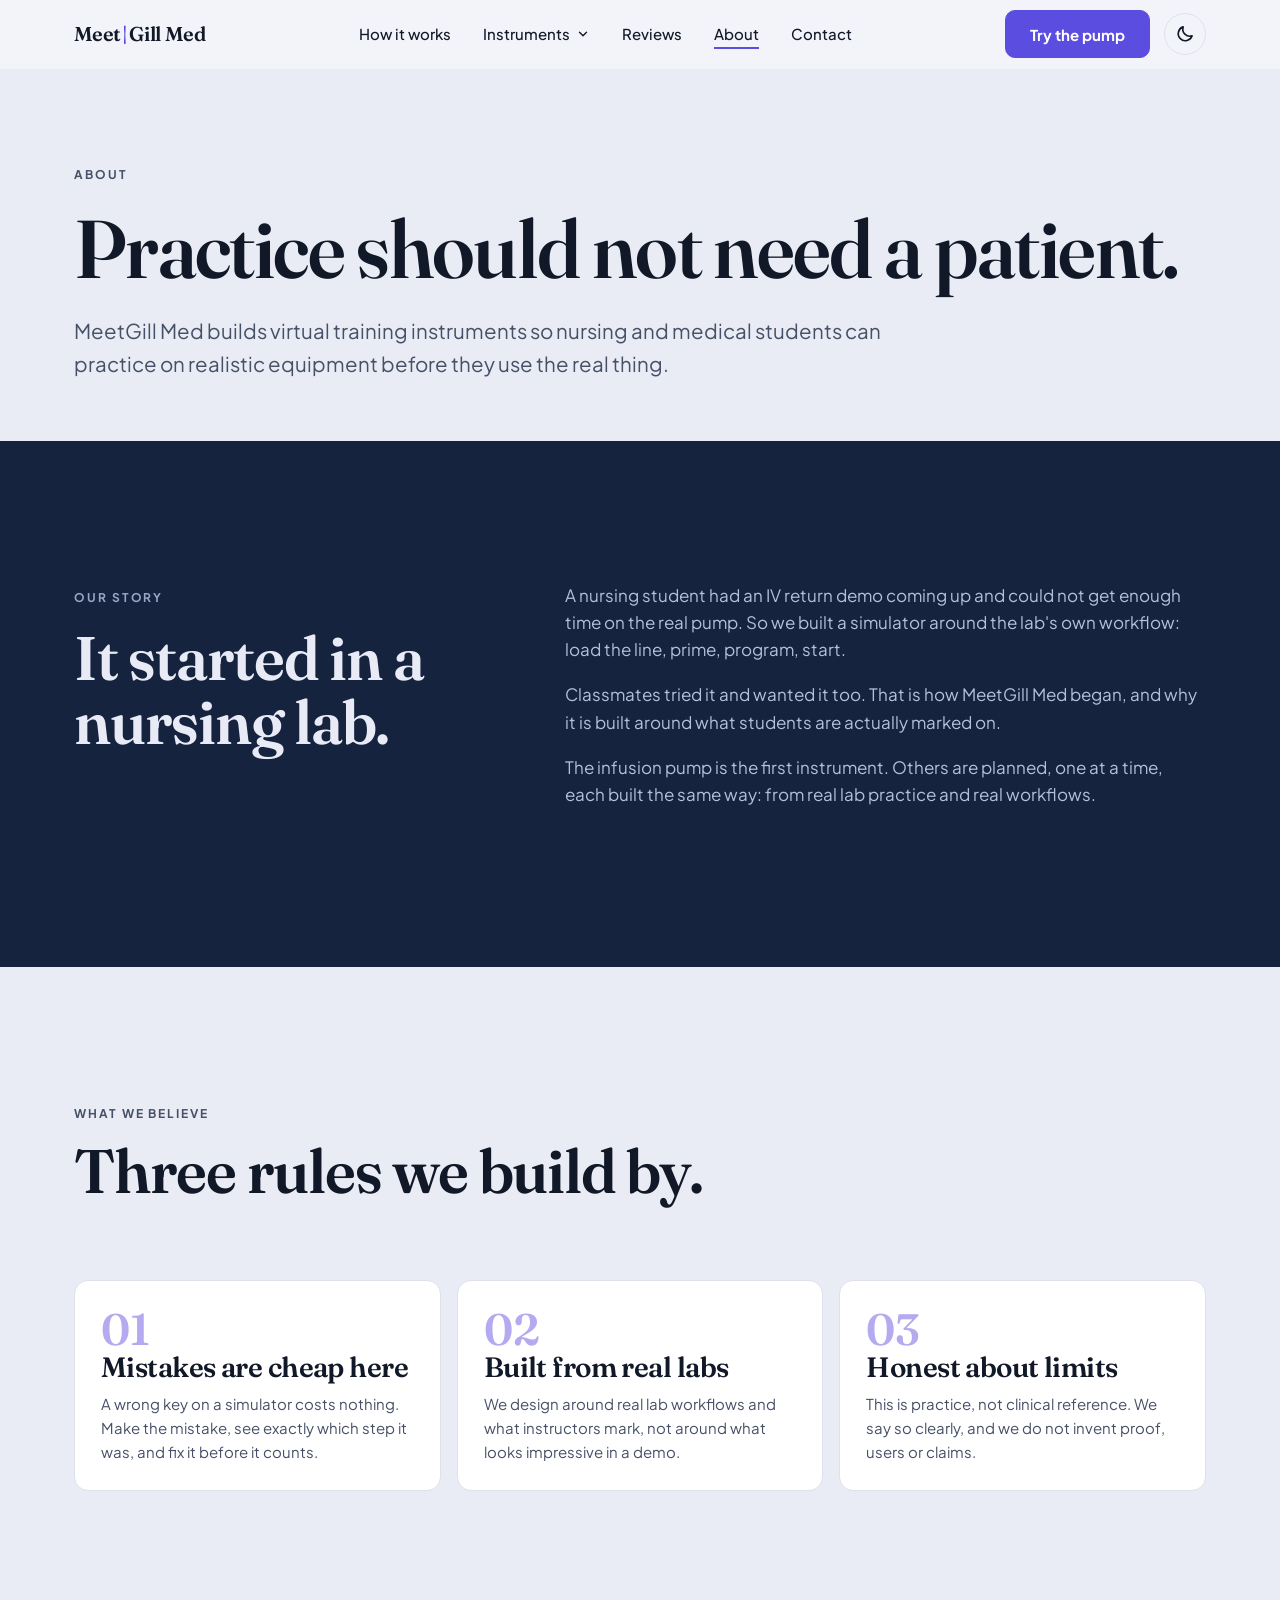
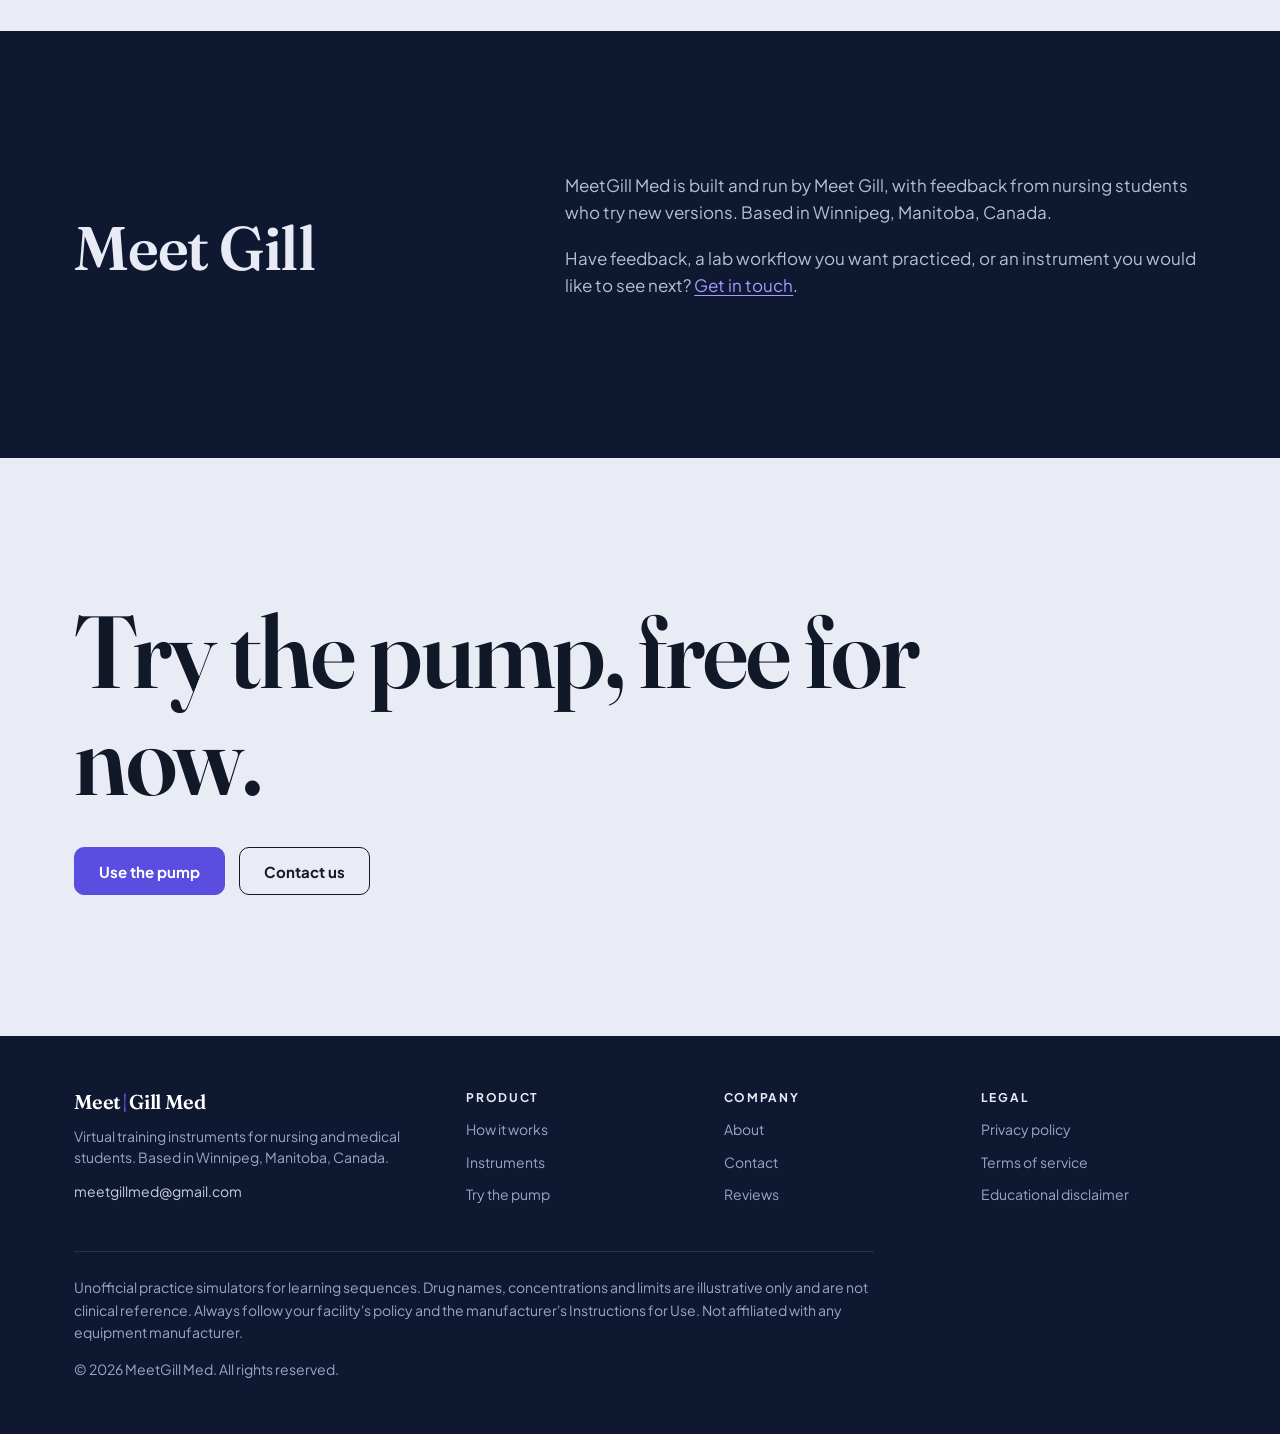
<file: about.html>
<!doctype html>
<html lang="en">
<head>
<meta charset="utf-8">
<script src="theme.js?v=42"></script>
<meta name="viewport" content="width=device-width,initial-scale=1">
<title>About - MeetGill Med</title>
<meta name="description" content="MeetGill Med builds virtual training instruments for nursing and medical students. Learn how it started and what we believe.">
<meta name="robots" content="noindex, nofollow">
<link rel="icon" href="data:image/svg+xml,%3Csvg xmlns='http://www.w3.org/2000/svg' viewBox='0 0 32 32'%3E%3Crect width='32' height='32' rx='7' fill='%2316233F'/%3E%3Cpath d='M9 22V10l7 8 7-8v12' stroke='%23A79CFF' stroke-width='3' fill='none' stroke-linecap='round' stroke-linejoin='round'/%3E%3C/svg%3E">
<link rel="preload" href="fonts/plus-jakarta-sans-latin.woff2" as="font" type="font/woff2" crossorigin>
<link rel="stylesheet" href="styles.css?v=42">
</head>
<body>
<a class="skip" href="#main">Skip to content</a>
<header class="nav">
  <div class="wrap">
    <a class="brand" href="index.html">Meet<i>|</i>Gill Med</a>
    <ul>
      <li><a href="index.html#how">How it works</a></li>
      <li class="has-sub"><button class="sub-btn" type="button" aria-expanded="false" aria-controls="sub-inst">Instruments <svg viewBox="0 0 24 24" aria-hidden="true"><path d="M6 9l6 6 6-6"/></svg></button><div class="sub" id="sub-inst"><a class="sub-item" href="pump.html"><b>Infusion pump</b><span class="tag-live">Live now</span></a><a class="sub-all" href="index.html#instruments">See all instruments</a></div></li>
      <li><a href="review.html">Reviews</a></li>
      <li><a href="about.html" aria-current="page">About</a></li>
      <li><a href="contact.html">Contact</a></li>
      <li class="only-mobile"><a href="pump.html">Try the pump</a></li>
    </ul>
    <div class="nav-cta">
      <a class="btn solid" href="pump.html">Try the pump</a>
      <button class="menu-btn" aria-label="Menu" aria-expanded="false"><span></span><span></span><span></span></button>
    </div>
  </div>
</header>
<main id="main" tabindex="-1">
<section class="page-head">
  <div class="wrap">
    <span class="over rv">About</span>
    <h1 class="rv" style="--d:1;margin:20px 0 24px;font-size:clamp(40px,6.4vw,88px)">Practice should not need a patient.</h1>
    <p class="lead rv" style="--d:2">MeetGill Med builds virtual training instruments so nursing and medical students can practice on realistic equipment before they use the real thing.</p>
  </div>
</section>

<section class="pad dark">
  <div class="wrap cols">
    <div><span class="over rv">Our story</span><h2 class="rv" style="--d:1;margin-top:18px">It started in a nursing lab.</h2></div>
    <div class="prose-dark rv">
      <p>A nursing student had an IV return demo coming up and could not get enough time on the real pump. So we built a simulator around the lab's own workflow: load the line, prime, program, start.</p>
      <p>Classmates tried it and wanted it too. That is how MeetGill Med began, and why it is built around what students are actually marked on.</p>
      <p>The infusion pump is the first instrument. Others are planned, one at a time, each built the same way: from real lab practice and real workflows.</p>
    </div>
  </div>
</section>

<section class="pad">
  <div class="wrap">
    <div class="sec-head"><span class="over rv">What we believe</span><h2 class="rv" style="--d:1">Three rules we build by.</h2></div>
    <div class="inst three">
      <div class="card rv"><span class="num" aria-hidden="true">01</span><div><h3>Mistakes are cheap here</h3><p>A wrong key on a simulator costs nothing. Make the mistake, see exactly which step it was, and fix it before it counts.</p></div></div>
      <div class="card rv" style="--d:1"><span class="num" aria-hidden="true">02</span><div><h3>Built from real labs</h3><p>We design around real lab workflows and what instructors mark, not around what looks impressive in a demo.</p></div></div>
      <div class="card rv" style="--d:2"><span class="num" aria-hidden="true">03</span><div><h3>Honest about limits</h3><p>This is practice, not clinical reference. We say so clearly, and we do not invent proof, users or claims.</p></div></div>
    </div>
  </div>
</section>

<section class="pad dark-2">
  <div class="wrap cols">
    <div><span class="over rv">Who is behind it</span><h2 class="rv" style="--d:1;margin-top:18px">Meet Gill</h2></div>
    <div class="prose-dark rv">
      <p>MeetGill Med is built and run by Meet Gill, with feedback from nursing students who try new versions. Based in Winnipeg, Manitoba, Canada.</p>
      <p>Have feedback, a lab workflow you want practiced, or an instrument you would like to see next? <a href="contact.html" class="u">Get in touch</a>.</p>
    </div>
  </div>
</section>

<section class="pad closing">
  <div class="wrap">
    <h2 class="rv" style="max-width:14ch">Try the pump, free for now.</h2>
    <div class="hero-actions rv" style="--d:2"><a class="btn solid" href="pump.html">Use the pump</a><a class="btn" href="contact.html">Contact us</a></div>
  </div>
</section>
</main>
<footer>
  <div class="wrap">
    <div class="foot-grid">
      <div>
        <a class="brand" style="color:#fff" href="index.html">Meet<i>|</i>Gill Med</a>
        <p class="foot-note">Virtual training instruments for nursing and medical students. Based in Winnipeg, Manitoba, Canada.</p>
        <a class="foot-mail" href="mailto:meetgillmed@gmail.com">meetgillmed@gmail.com</a>
      </div>
      <div><h4>Product</h4><a href="index.html#how">How it works</a><a href="index.html#instruments">Instruments</a><a href="pump.html">Try the pump</a></div>
      <div><h4>Company</h4><a href="about.html">About</a><a href="contact.html">Contact</a><a href="review.html">Reviews</a></div>
      <div><h4>Legal</h4><a href="privacy.html">Privacy policy</a><a href="terms.html">Terms of service</a><a href="disclaimer.html">Educational disclaimer</a></div>
    </div>
    <p class="fine">Unofficial practice simulators for learning sequences. Drug names, concentrations and limits are illustrative only and are not clinical reference. Always follow your facility's policy and the manufacturer's Instructions for Use. Not affiliated with any equipment manufacturer.</p>
    <p class="fine" style="margin-top:12px;border:0;padding:0">&copy; 2026 MeetGill Med. All rights reserved.</p>
  </div>
</footer>
<div class="toast" role="status" aria-live="polite"></div>
<script src="app.js?v=42"></script>
</body>
</html>
</file>
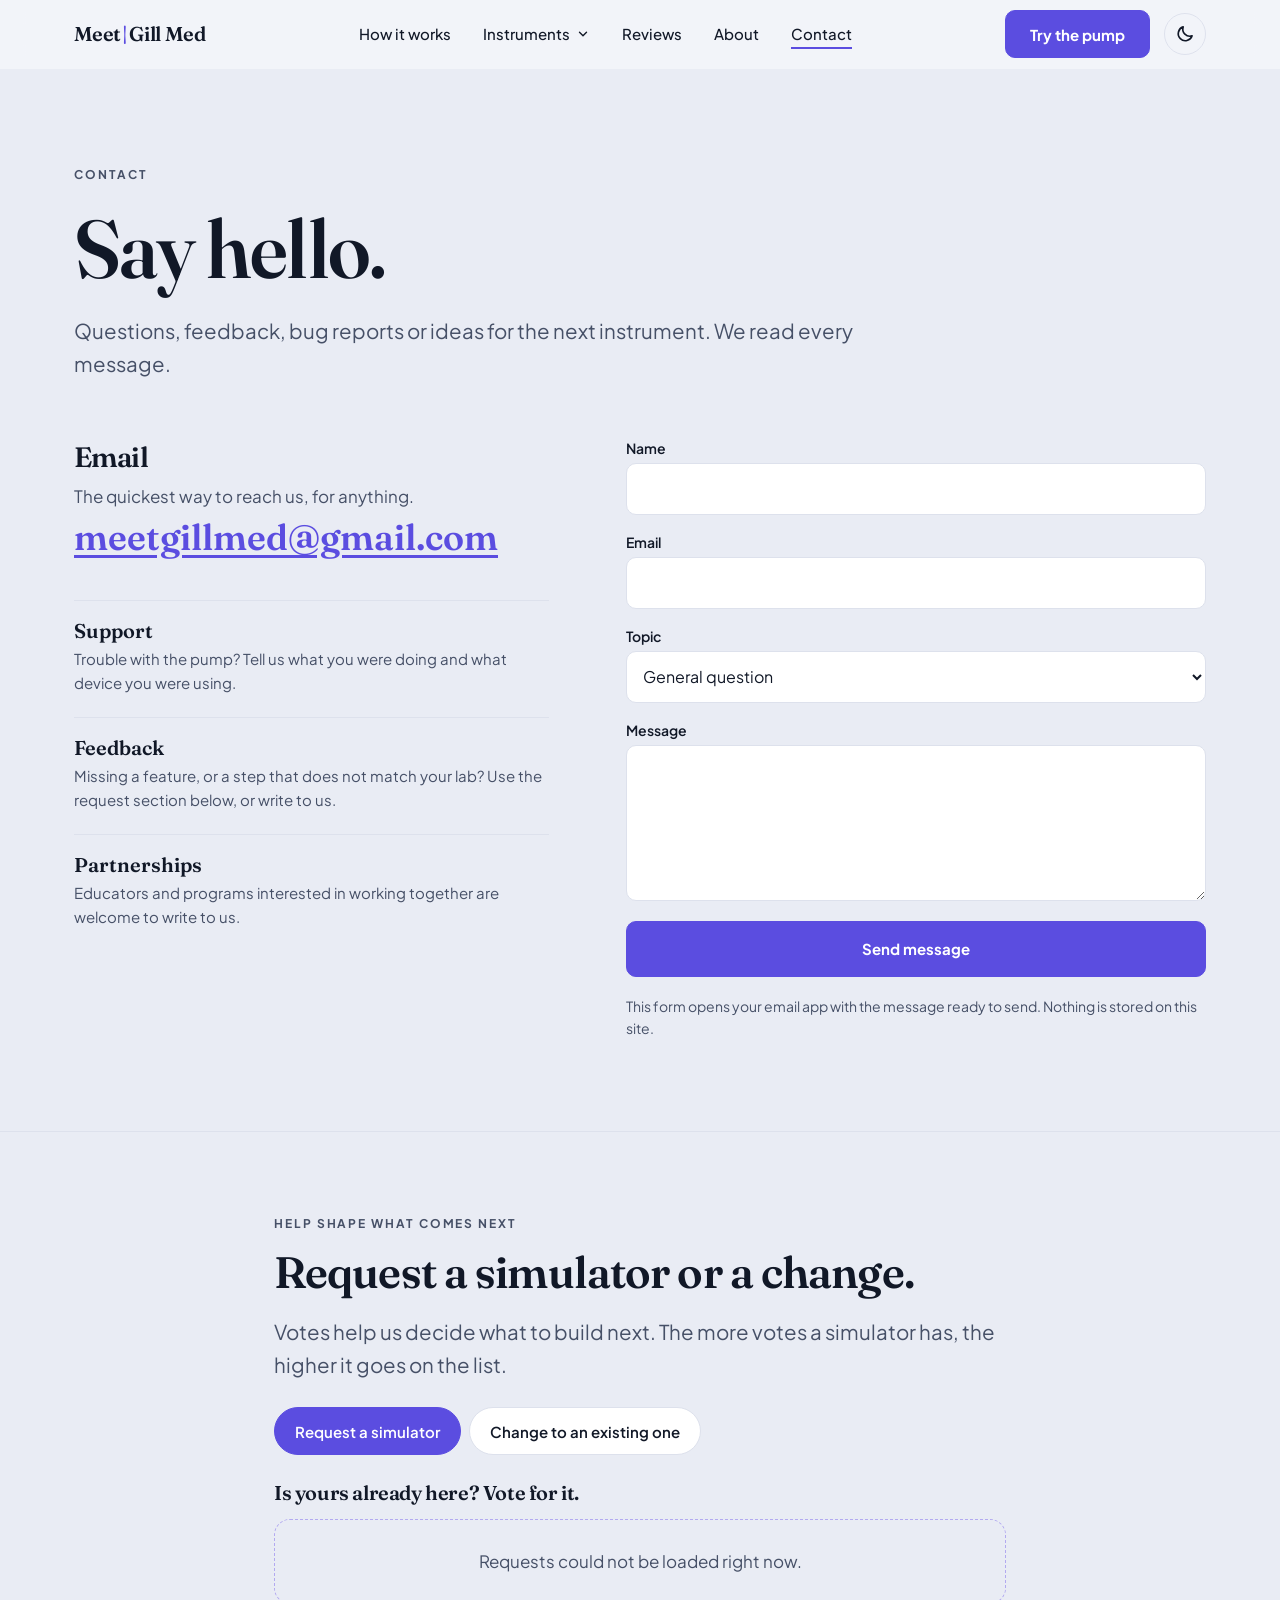
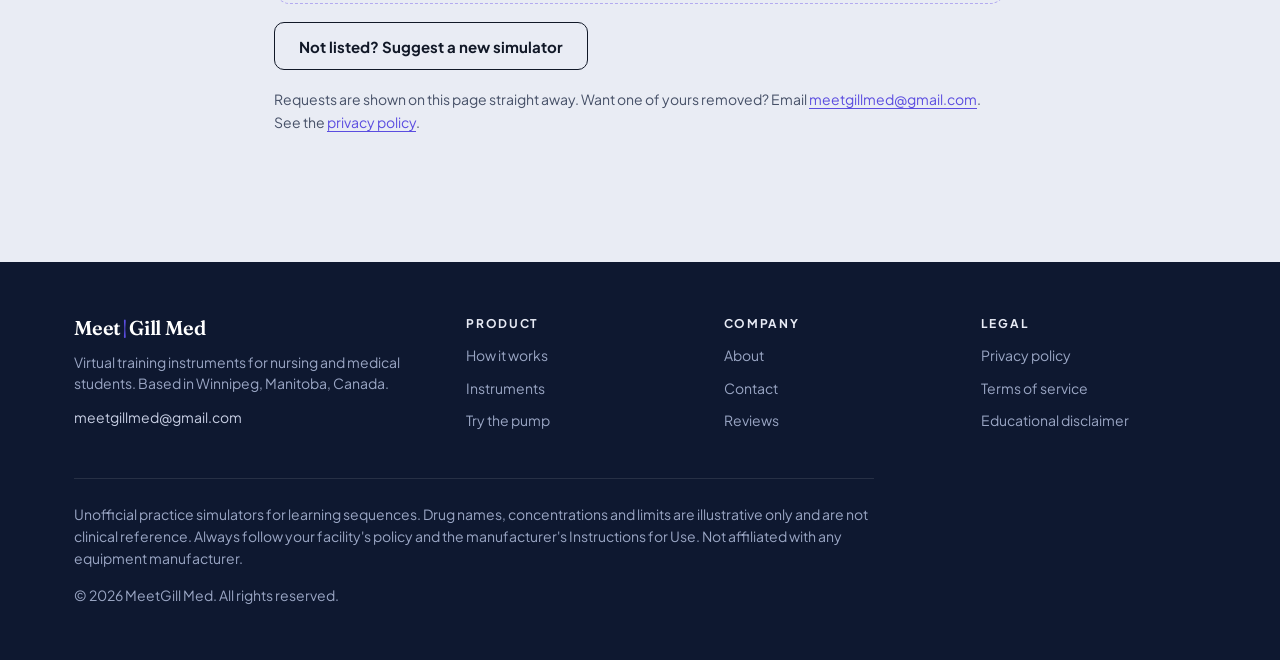
<file: contact.html>
<!doctype html>
<html lang="en">
<head>
<meta charset="utf-8">
<script src="theme.js?v=42"></script>
<meta name="viewport" content="width=device-width,initial-scale=1">
<title>Contact - MeetGill Med</title>
<meta name="description" content="Get in touch with MeetGill Med, and request or vote for the next simulator.">
<meta name="robots" content="noindex, nofollow">
<link rel="icon" href="data:image/svg+xml,%3Csvg xmlns='http://www.w3.org/2000/svg' viewBox='0 0 32 32'%3E%3Crect width='32' height='32' rx='7' fill='%2316233F'/%3E%3Cpath d='M9 22V10l7 8 7-8v12' stroke='%23A79CFF' stroke-width='3' fill='none' stroke-linecap='round' stroke-linejoin='round'/%3E%3C/svg%3E">
<link rel="preload" href="fonts/plus-jakarta-sans-latin.woff2" as="font" type="font/woff2" crossorigin>
<link rel="stylesheet" href="styles.css?v=42">
</head>
<body>
<a class="skip" href="#main">Skip to content</a>
<header class="nav">
  <div class="wrap">
    <a class="brand" href="index.html">Meet<i>|</i>Gill Med</a>
    <ul>
      <li><a href="index.html#how">How it works</a></li>
      <li class="has-sub"><button class="sub-btn" type="button" aria-expanded="false" aria-controls="sub-inst">Instruments <svg viewBox="0 0 24 24" aria-hidden="true"><path d="M6 9l6 6 6-6"/></svg></button><div class="sub" id="sub-inst"><a class="sub-item" href="pump.html"><b>Infusion pump</b><span class="tag-live">Live now</span></a><a class="sub-all" href="index.html#instruments">See all instruments</a></div></li>
      <li><a href="review.html">Reviews</a></li>
      <li><a href="about.html">About</a></li>
      <li><a href="contact.html" aria-current="page">Contact</a></li>
      <li class="only-mobile"><a href="pump.html">Try the pump</a></li>
    </ul>
    <div class="nav-cta">
      <a class="btn solid" href="pump.html">Try the pump</a>
      <button class="menu-btn" aria-label="Menu" aria-expanded="false"><span></span><span></span><span></span></button>
    </div>
  </div>
</header>
<main id="main" tabindex="-1">
<section class="page-head">
  <div class="wrap">
    <span class="over rv">Contact</span>
    <h1 class="rv" style="--d:1;margin:20px 0 24px;font-size:clamp(40px,6.4vw,88px)">Say hello.</h1>
    <p class="lead rv" style="--d:2">Questions, feedback, bug reports or ideas for the next instrument. We read every message.</p>
  </div>
</section>

<section style="padding-bottom:clamp(40px,6vw,80px)">
  <div class="wrap contact-grid">
    <div class="rv">
      <h3>Email</h3>
      <p class="muted" style="margin:10px 0 6px">The quickest way to reach us, for anything.</p>
      <a class="big-mail" href="mailto:meetgillmed@gmail.com">meetgillmed@gmail.com</a>
      <div class="info-list">
        <div><b>Support</b><span>Trouble with the pump? Tell us what you were doing and what device you were using.</span></div>
        <div><b>Feedback</b><span>Missing a feature, or a step that does not match your lab? Use the request section below, or write to us.</span></div>
        <div><b>Partnerships</b><span>Educators and programs interested in working together are welcome to write to us.</span></div>
      </div>
    </div>
    <form id="cf" class="cform rv" style="--d:1" novalidate>
      <div class="field"><label for="cn">Name</label><input id="cn" name="name" type="text" autocomplete="name" required data-msg="Please enter your name."></div>
      <div class="field"><label for="ce">Email</label><input id="ce" name="email" type="email" autocomplete="email" required data-msg="Please enter your email address."></div>
      <div class="field"><label for="ct">Topic</label>
        <select id="ct" name="topic"><option>General question</option><option>Support</option><option>Feedback or feature request</option><option>Partnerships</option></select></div>
      <div class="field"><label for="cm">Message</label><textarea id="cm" name="message" rows="6" required data-msg="Please write a message."></textarea></div>
      <button class="btn solid" type="submit" style="width:100%;min-height:56px">Send message</button>
      <p class="secure">This form opens your email app with the message ready to send. Nothing is stored on this site.</p>
    </form>
  </div>
</section>

<section id="requests" class="rq-sec">
  <div class="wrap narrow">
    <span class="over">Help shape what comes next</span>
    <h2 class="wall-h" style="margin-top:14px">Request a simulator or a change.</h2>
    <p class="lead" style="margin-bottom:26px">Votes help us decide what to build next. The more votes a simulator has, the higher it goes on the list.</p>
    <div class="rq-tabs" role="tablist">
      <button type="button" class="rq-tab on" data-p="rq-new" role="tab" aria-selected="true">Request a simulator</button>
      <button type="button" class="rq-tab" data-p="rq-chg" role="tab" aria-selected="false">Change to an existing one</button>
    </div>

    <div id="rq-new" class="rq-panel">
      <h3 class="rq-h">Is yours already here? Vote for it.</h3>
      <div id="rq-list" class="rq-list" aria-live="polite"><p class="wall-empty">Loading requests...</p></div>
      <p id="rq-msg" class="ferr form-msg" role="alert" hidden></p>
      <button type="button" class="btn" id="rq-open" style="margin-top:18px">Not listed? Suggest a new simulator</button>
      <form id="qf" class="cform rq-form" novalidate hidden>
        <div class="field"><label for="qt">Which simulator would you like?</label>
          <input id="qt" name="title" type="text" maxlength="80" minlength="3" required data-msg="Please name the simulator you would like." data-minmsg="Please write at least 3 characters." placeholder="For example: Blood pressure monitor">
          <div id="rq-sim" class="rq-sim" aria-live="polite"></div></div>
        <div class="field"><label for="qd">What would you practice with it? (optional)</label><textarea id="qd" name="details" rows="3" maxlength="400"></textarea></div>
        <div class="field"><label for="qn">Your name (optional)</label><input id="qn" name="name" type="text" autocomplete="name" maxlength="40"><small class="hint">Only your first name and last initial are shown.</small></div>
        <input type="text" name="website" tabindex="-1" autocomplete="off" class="hp" aria-hidden="true">
        <button class="btn solid" type="submit" style="width:100%;min-height:56px">Send my request</button>
        <p id="qf-msg" class="form-msg" role="status" hidden></p>
      </form>
      <p class="secure">Requests are shown on this page straight away. Want one of yours removed? Email <a class="u" href="mailto:meetgillmed@gmail.com">meetgillmed@gmail.com</a>. See the <a class="u" href="privacy.html">privacy policy</a>.</p>
    </div>

    <div id="rq-chg" class="rq-panel" hidden>
      <h3 class="rq-h">Something to change in a simulator?</h3>
      <p class="muted" style="margin:0 0 18px">Tell us what looks wrong, what is missing, or what does not match your lab. Only we see this.</p>
      <form id="xf" class="cform rq-form" novalidate>
        <div class="field"><label for="xs">Which one?</label>
          <select id="xs" name="simulator" required data-msg="Please choose which simulator this is about."><option value="">Choose one</option><option>Infusion pump</option><option>Another simulator</option><option>The website in general</option></select></div>
        <div class="field"><label for="xm">What would you like changed?</label><textarea id="xm" name="message" rows="5" maxlength="2000" minlength="5" required data-msg="Please describe what you would like changed." data-minmsg="Please write a little more, at least 5 characters."></textarea></div>
        <div class="field"><label for="xn">Your name (optional)</label><input id="xn" name="name" type="text" autocomplete="name" maxlength="40"></div>
        <input type="text" name="website" tabindex="-1" autocomplete="off" class="hp" aria-hidden="true">
        <button class="btn solid" type="submit" style="width:100%;min-height:56px">Send</button>
        <p id="xf-msg" class="form-msg" role="status" hidden></p>
      </form>
    </div>
  </div>
</section>
<script>
(function(){
  var f=document.getElementById('cf');
  f.addEventListener('submit',function(e){
    e.preventDefault();
    if(!window.mgmValidate(f)) return;
    var n=f.name.value.trim(), em=f.email.value.trim(), m=f.message.value.trim();
    var s='[MeetGill Med] '+f.topic.value;
    var b=m+'\n\n-- \n'+n+' ('+em+')';
    window.location.href='mailto:meetgillmed@gmail.com?subject='+encodeURIComponent(s)+'&body='+encodeURIComponent(b);
  });
})();

/* simulator requests: vote for an existing one, or add a new one */
window.addEventListener('DOMContentLoaded',function(){
  var API=window.MGM_REVIEWS_API||'';
  var list=[], voted=[];
  try{ voted=JSON.parse(localStorage.getItem('mgm_voted')||'[]'); }catch(x){}
  function el(t,c,x){ var e=document.createElement(t); if(c) e.className=c; if(x!=null) e.textContent=x; return e; }
  function voter(){
    try{
      var v=localStorage.getItem('mgm_voter');
      if(!v){ v=Array.prototype.map.call(crypto.getRandomValues(new Uint8Array(12)),function(b){ return ('0'+b.toString(16)).slice(-2); }).join(''); localStorage.setItem('mgm_voter',v); }
      return v;
    }catch(e){ return window._mv||(window._mv=Math.random().toString(16).slice(2)+Date.now().toString(16)+'xx'); }
  }
  function say(node,text,bad){ node.textContent=text; node.hidden=!text; node.className='form-msg'+(bad?' ferr':' ok'); }
  var listBox=document.getElementById('rq-list'), listMsg=document.getElementById('rq-msg');
  function post(path,body){
    return fetch(API+path,{method:'POST',headers:{'Content-Type':'application/json'},body:JSON.stringify(body)})
      .then(function(r){ return r.json().then(function(d){ if(!r.ok) throw new Error(d&&d.error||'bad'); return d; }); });
  }
  function failText(err){ return err&&err.message&&err.message!=='bad'&&err.message!=='Failed to fetch'?err.message:'Could not reach the server. Please check your connection and try again.'; }

  function vote(r,btn){
    if(voted.indexOf(r.id)>-1) return;
    btn.disabled=true; say(listMsg,'');
    post('/requests/vote',{id:r.id,voter:voter()}).then(function(){
      voted.push(r.id); try{ localStorage.setItem('mgm_voted',JSON.stringify(voted)); }catch(x){}
      r.votes+=1; draw();
    }).catch(function(err){ btn.disabled=false; say(listMsg,failText(err),true); });
  }
  function draw(){
    listBox.textContent='';
    if(!list.length){ listBox.appendChild(el('p','wall-empty','No requests yet. Be the first to suggest one.')); return; }
    list.sort(function(a,b){ return b.votes-a.votes; });
    list.forEach(function(r,i){
      var row=el('div','rq-item'), txt=el('div','rq-txt');
      var t=el('b',null,r.title); if(i===0&&r.votes>0){ t.appendChild(el('span','rq-top','Top priority')); }
      txt.appendChild(t); if(r.details) txt.appendChild(el('span','rq-d',r.details));
      var n=el('span','rq-n',r.votes+(r.votes===1?' vote':' votes'));
      var did=voted.indexOf(r.id)>-1;
      var b=el('button','btn rq-vote'+(did?' done':''),did?'Voted':'Vote'); b.type='button'; b.disabled=did;
      b.addEventListener('click',function(){ vote(r,b); });
      row.appendChild(txt); row.appendChild(n); row.appendChild(b); listBox.appendChild(row);
    });
    showSimilar();
  }
  function load(){
    if(!API){ listBox.textContent=''; listBox.appendChild(el('p','wall-empty','Requests are not connected yet.')); return; }
    fetch(API+'/requests').then(function(r){ return r.json(); }).then(function(d){ list=d.requests||[]; draw(); })
      .catch(function(){ listBox.textContent=''; listBox.appendChild(el('p','wall-empty','Requests could not be loaded right now.')); });
  }
  load();

  /* tabs */
  [].slice.call(document.querySelectorAll('.rq-tab')).forEach(function(t){
    t.addEventListener('click',function(){
      [].slice.call(document.querySelectorAll('.rq-tab')).forEach(function(o){ var on=o===t; o.classList.toggle('on',on); o.setAttribute('aria-selected',on); });
      ['rq-new','rq-chg'].forEach(function(id){ document.getElementById(id).hidden=(id!==t.getAttribute('data-p')); });
    });
  });

  /* new request */
  var qf=document.getElementById('qf'), qmsg=document.getElementById('qf-msg'), sim=document.getElementById('rq-sim');
  document.getElementById('rq-open').addEventListener('click',function(){ qf.hidden=false; this.hidden=true; document.getElementById('qt').focus(); });
  function words(t){ return t.toLowerCase().split(/[^a-z0-9]+/).filter(function(w){ return w.length>=4; }); }
  function showSimilar(){
    sim.textContent='';
    var w=words(qf.title.value); if(!w.length) return;
    var hit=list.filter(function(r){ var t=r.title.toLowerCase(); return w.some(function(x){ return t.indexOf(x)>-1; }); }).slice(0,3);
    if(!hit.length) return;
    sim.appendChild(el('span','rq-sim-h','Already requested. Vote for it instead?'));
    hit.forEach(function(r){
      var row=el('div','rq-sim-row'); row.appendChild(el('span',null,r.title+' ('+r.votes+(r.votes===1?' vote)':' votes)')));
      var did=voted.indexOf(r.id)>-1, b=el('button','btn rq-vote'+(did?' done':''),did?'Voted':'Vote for this'); b.type='button'; b.disabled=did;
      b.addEventListener('click',function(){ vote(r,b); }); row.appendChild(b); sim.appendChild(row);
    });
  }
  qf.title.addEventListener('input',showSimilar);
  qf.addEventListener('submit',function(e){
    e.preventDefault(); say(qmsg,'');
    if(qf.website.value) return;
    if(!window.mgmValidate(qf)) return;
    if(!API){ say(qmsg,'Requests are not connected yet.',true); return; }
    var btn=qf.querySelector('button[type=submit]'); btn.disabled=true;
    post('/requests/new',{title:qf.title.value.trim(),details:qf.details.value.trim(),name:qf.name.value.trim(),voter:voter(),website:''}).then(function(d){
      btn.disabled=false; qf.reset(); sim.textContent='';
      say(qmsg,d.merged?'That one was already on the list, so we added your vote to "'+d.title+'". Thank you!':'Thank you! Your request is on the list with your vote.');
      load();
    }).catch(function(err){ btn.disabled=false; say(qmsg,failText(err),true); });
  });

  /* change to an existing simulator */
  var xf=document.getElementById('xf'), xmsg=document.getElementById('xf-msg');
  xf.addEventListener('submit',function(e){
    e.preventDefault(); say(xmsg,'');
    if(xf.website.value) return;
    if(!window.mgmValidate(xf)) return;
    if(!API){ say(xmsg,'Sending is not connected yet.',true); return; }
    var btn=xf.querySelector('button[type=submit]'); btn.disabled=true;
    post('/feedback',{simulator:xf.simulator.value,message:xf.message.value.trim(),name:xf.name.value.trim(),website:''}).then(function(){
      btn.disabled=false; xf.reset(); say(xmsg,'Thank you! We read every note and will look at it.');
    }).catch(function(err){ btn.disabled=false; say(xmsg,failText(err),true); });
  });
});
</script>
</main>
<footer>
  <div class="wrap">
    <div class="foot-grid">
      <div>
        <a class="brand" style="color:#fff" href="index.html">Meet<i>|</i>Gill Med</a>
        <p class="foot-note">Virtual training instruments for nursing and medical students. Based in Winnipeg, Manitoba, Canada.</p>
        <a class="foot-mail" href="mailto:meetgillmed@gmail.com">meetgillmed@gmail.com</a>
      </div>
      <div><h4>Product</h4><a href="index.html#how">How it works</a><a href="index.html#instruments">Instruments</a><a href="pump.html">Try the pump</a></div>
      <div><h4>Company</h4><a href="about.html">About</a><a href="contact.html">Contact</a><a href="review.html">Reviews</a></div>
      <div><h4>Legal</h4><a href="privacy.html">Privacy policy</a><a href="terms.html">Terms of service</a><a href="disclaimer.html">Educational disclaimer</a></div>
    </div>
    <p class="fine">Unofficial practice simulators for learning sequences. Drug names, concentrations and limits are illustrative only and are not clinical reference. Always follow your facility's policy and the manufacturer's Instructions for Use. Not affiliated with any equipment manufacturer.</p>
    <p class="fine" style="margin-top:12px;border:0;padding:0">&copy; 2026 MeetGill Med. All rights reserved.</p>
  </div>
</footer>
<div class="toast" role="status" aria-live="polite"></div>
<script src="app.js?v=42"></script>
</body>
</html>
</file>
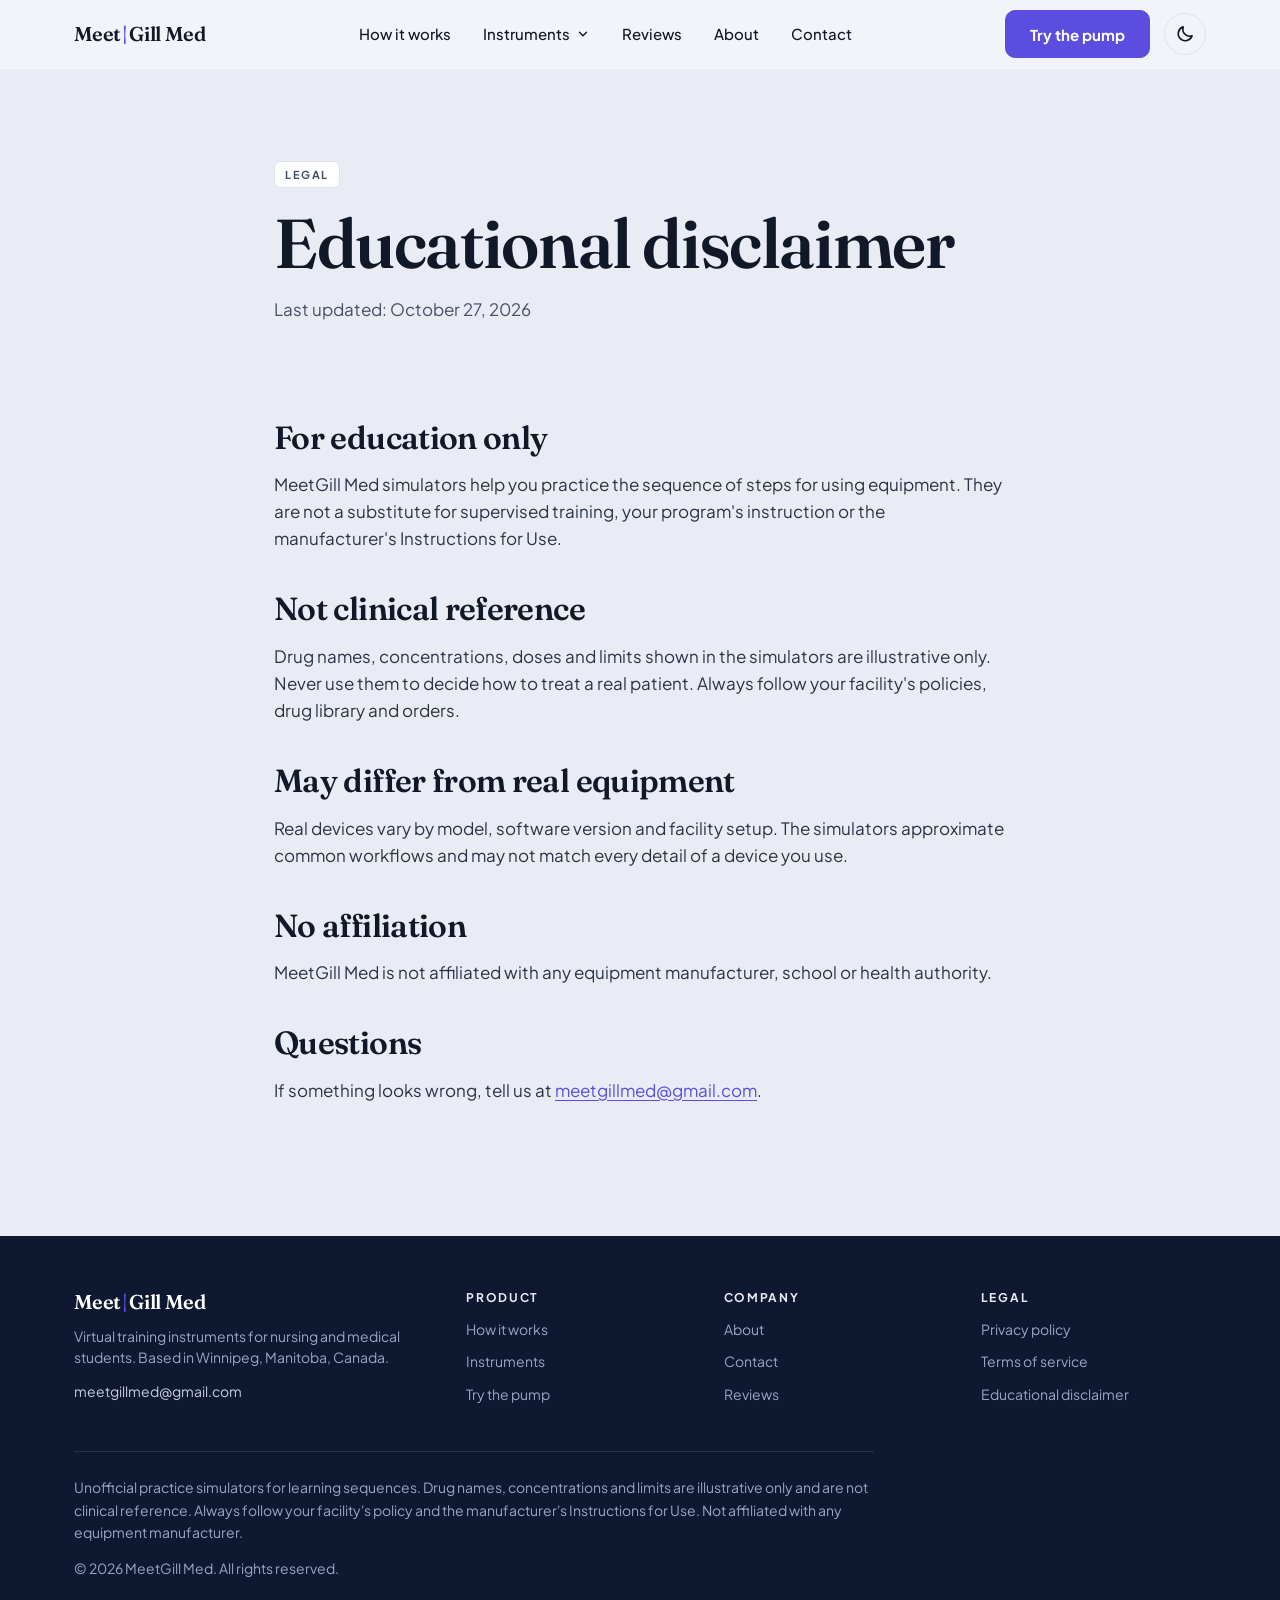
<file: disclaimer.html>
<!doctype html>
<html lang="en">
<head>
<meta charset="utf-8">
<script src="theme.js?v=42"></script>
<meta name="viewport" content="width=device-width,initial-scale=1">
<title>Educational disclaimer - MeetGill Med</title>
<meta name="description" content="MeetGill Med simulators are for education only and are not clinical reference.">
<meta name="robots" content="noindex">
<link rel="icon" href="data:image/svg+xml,%3Csvg xmlns='http://www.w3.org/2000/svg' viewBox='0 0 32 32'%3E%3Crect width='32' height='32' rx='7' fill='%2316233F'/%3E%3Cpath d='M9 22V10l7 8 7-8v12' stroke='%23A79CFF' stroke-width='3' fill='none' stroke-linecap='round' stroke-linejoin='round'/%3E%3C/svg%3E">
<link rel="preload" href="fonts/plus-jakarta-sans-latin.woff2" as="font" type="font/woff2" crossorigin>
<link rel="stylesheet" href="styles.css?v=42">
</head>
<body>
<a class="skip" href="#main">Skip to content</a>
<header class="nav">
  <div class="wrap">
    <a class="brand" href="index.html">Meet<i>|</i>Gill Med</a>
    <ul>
      <li><a href="index.html#how">How it works</a></li>
      <li class="has-sub"><button class="sub-btn" type="button" aria-expanded="false" aria-controls="sub-inst">Instruments <svg viewBox="0 0 24 24" aria-hidden="true"><path d="M6 9l6 6 6-6"/></svg></button><div class="sub" id="sub-inst"><a class="sub-item" href="pump.html"><b>Infusion pump</b><span class="tag-live">Live now</span></a><a class="sub-all" href="index.html#instruments">See all instruments</a></div></li>
      <li><a href="review.html">Reviews</a></li>
      <li><a href="about.html">About</a></li>
      <li><a href="contact.html">Contact</a></li>
      <li class="only-mobile"><a href="pump.html">Try the pump</a></li>
    </ul>
    <div class="nav-cta">
      <a class="btn solid" href="pump.html">Try the pump</a>
      <button class="menu-btn" aria-label="Menu" aria-expanded="false"><span></span><span></span><span></span></button>
    </div>
  </div>
</header>
<main id="main" tabindex="-1">
<section class="page-head">
  <div class="wrap narrow">
    <span class="chip">Legal</span>
    <h1 style="margin:20px 0 16px;font-size:clamp(38px,5.4vw,72px)">Educational disclaimer</h1>
    <p class="muted">Last updated: October 27, 2026</p>
  </div>
</section>
<section style="padding-bottom:clamp(64px,9vw,130px)"><div class="wrap narrow prose"><h2 class="lh">For education only</h2><p>MeetGill Med simulators help you practice the sequence of steps for using equipment. They are not a substitute for supervised training, your program's instruction or the manufacturer's Instructions for Use.</p><h2 class="lh">Not clinical reference</h2><p>Drug names, concentrations, doses and limits shown in the simulators are illustrative only. Never use them to decide how to treat a real patient. Always follow your facility's policies, drug library and orders.</p><h2 class="lh">May differ from real equipment</h2><p>Real devices vary by model, software version and facility setup. The simulators approximate common workflows and may not match every detail of a device you use.</p><h2 class="lh">No affiliation</h2><p>MeetGill Med is not affiliated with any equipment manufacturer, school or health authority.</p><h2 class="lh">Questions</h2><p>If something looks wrong, tell us at <a href="mailto:meetgillmed@gmail.com">meetgillmed@gmail.com</a>.</p></div></section>
</main>
<footer>
  <div class="wrap">
    <div class="foot-grid">
      <div>
        <a class="brand" style="color:#fff" href="index.html">Meet<i>|</i>Gill Med</a>
        <p class="foot-note">Virtual training instruments for nursing and medical students. Based in Winnipeg, Manitoba, Canada.</p>
        <a class="foot-mail" href="mailto:meetgillmed@gmail.com">meetgillmed@gmail.com</a>
      </div>
      <div><h4>Product</h4><a href="index.html#how">How it works</a><a href="index.html#instruments">Instruments</a><a href="pump.html">Try the pump</a></div>
      <div><h4>Company</h4><a href="about.html">About</a><a href="contact.html">Contact</a><a href="review.html">Reviews</a></div>
      <div><h4>Legal</h4><a href="privacy.html">Privacy policy</a><a href="terms.html">Terms of service</a><a href="disclaimer.html">Educational disclaimer</a></div>
    </div>
    <p class="fine">Unofficial practice simulators for learning sequences. Drug names, concentrations and limits are illustrative only and are not clinical reference. Always follow your facility's policy and the manufacturer's Instructions for Use. Not affiliated with any equipment manufacturer.</p>
    <p class="fine" style="margin-top:12px;border:0;padding:0">&copy; 2026 MeetGill Med. All rights reserved.</p>
  </div>
</footer>
<div class="toast" role="status" aria-live="polite"></div>
<script src="app.js?v=42"></script>
</body>
</html>
</file>
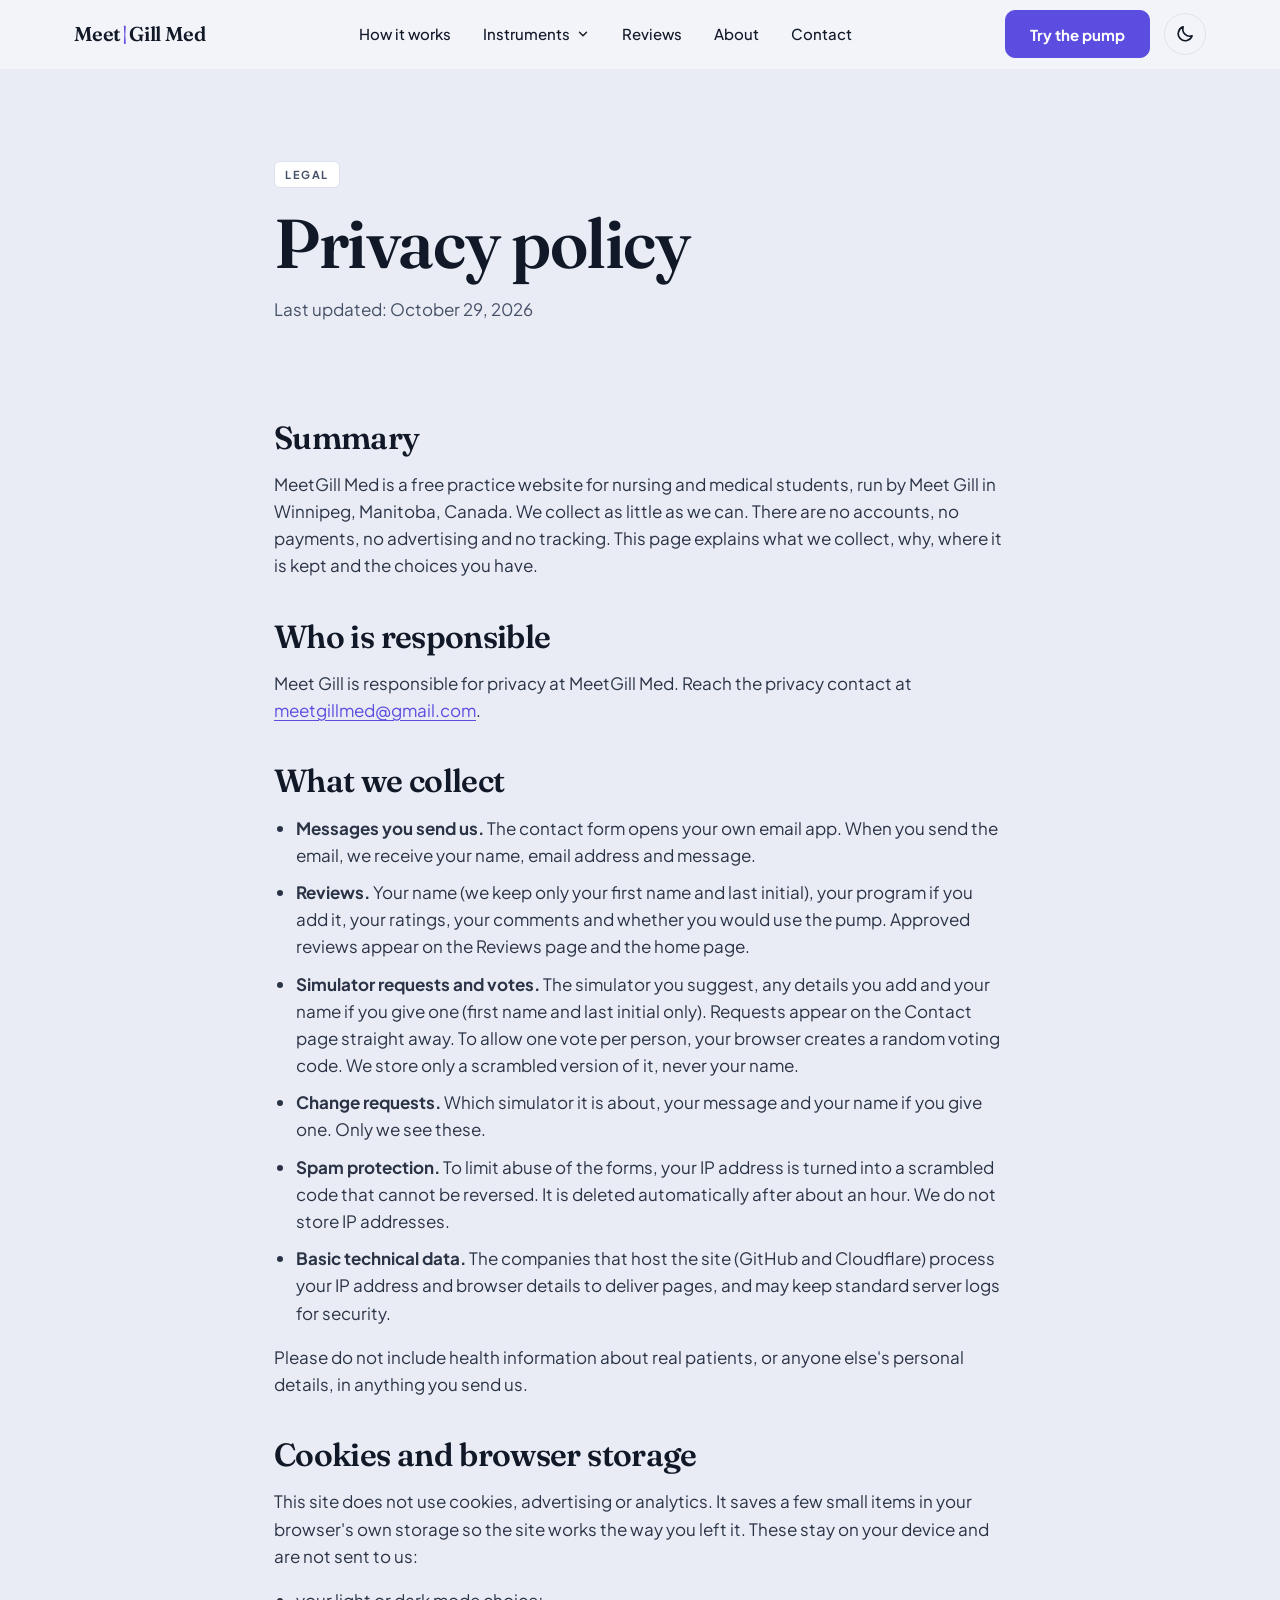
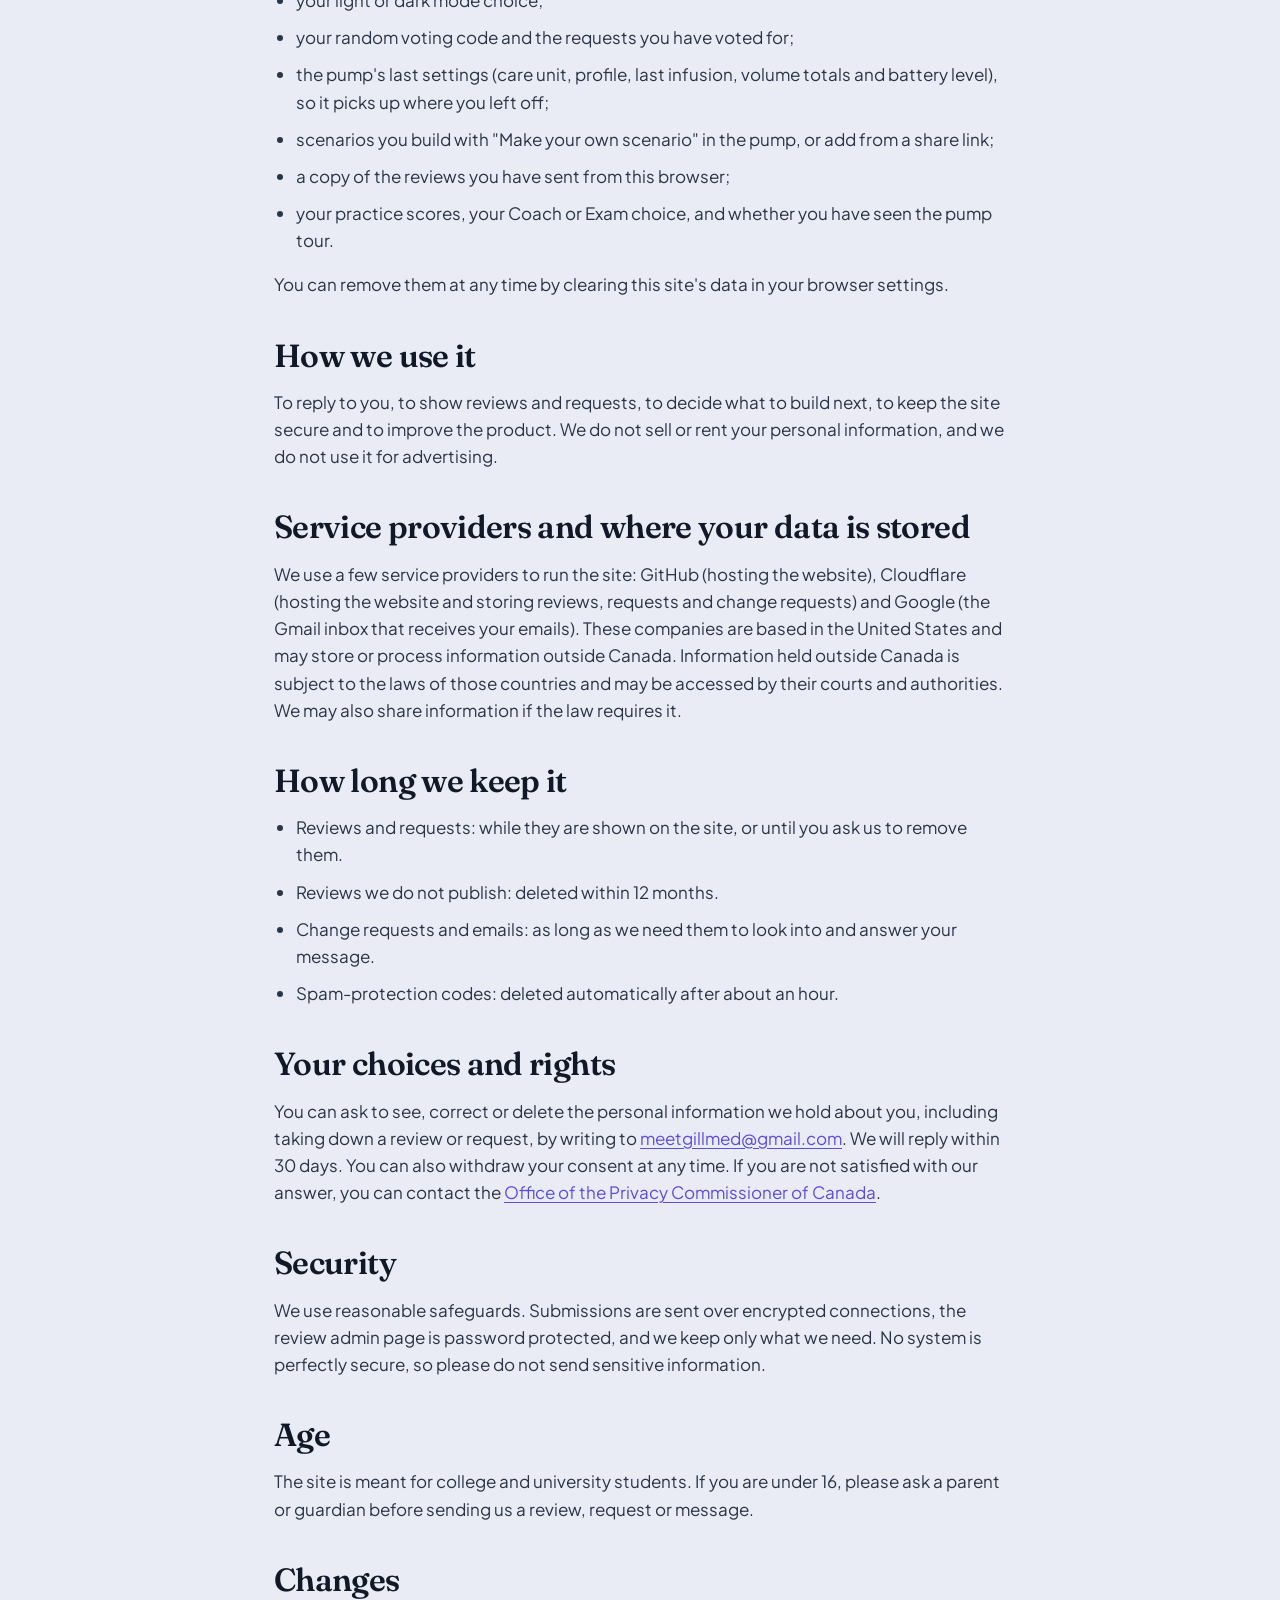
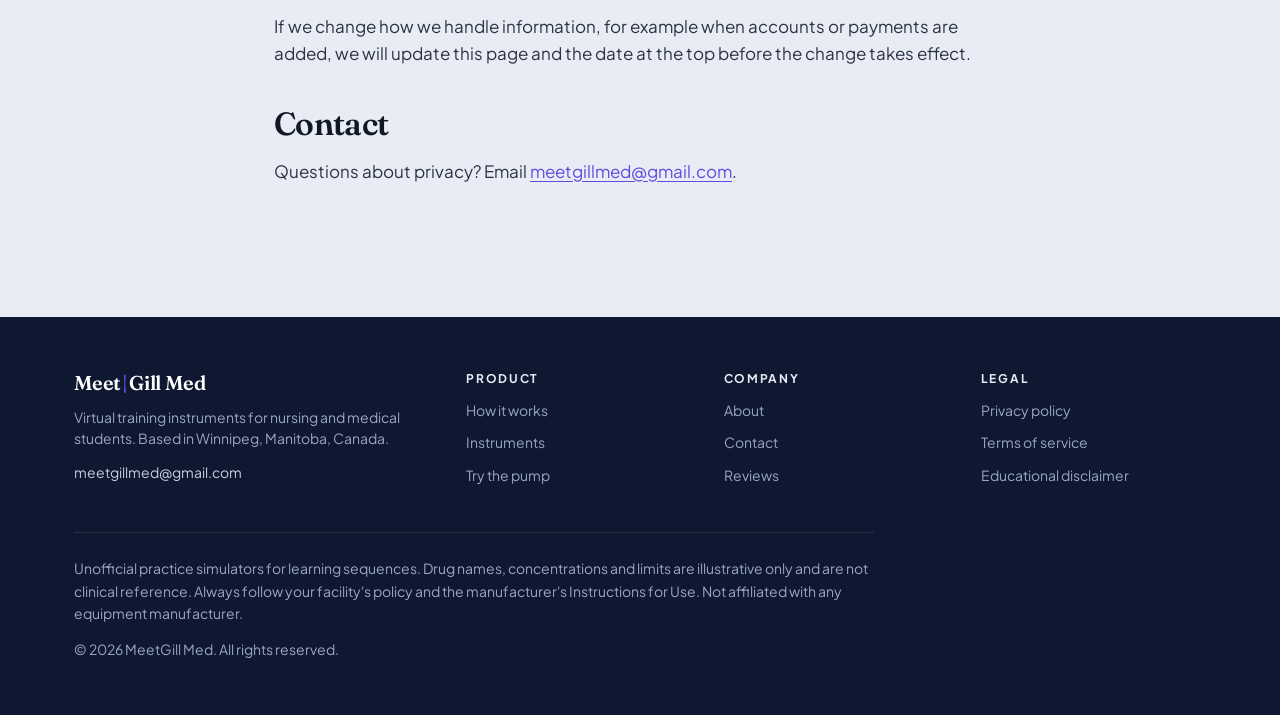
<file: privacy.html>
<!doctype html>
<html lang="en">
<head>
<meta charset="utf-8">
<script src="theme.js?v=42"></script>
<meta name="viewport" content="width=device-width,initial-scale=1">
<title>Privacy policy - MeetGill Med</title>
<meta name="description" content="How MeetGill Med handles your information.">
<meta name="robots" content="noindex">
<link rel="icon" href="data:image/svg+xml,%3Csvg xmlns='http://www.w3.org/2000/svg' viewBox='0 0 32 32'%3E%3Crect width='32' height='32' rx='7' fill='%2316233F'/%3E%3Cpath d='M9 22V10l7 8 7-8v12' stroke='%23A79CFF' stroke-width='3' fill='none' stroke-linecap='round' stroke-linejoin='round'/%3E%3C/svg%3E">
<link rel="preload" href="fonts/plus-jakarta-sans-latin.woff2" as="font" type="font/woff2" crossorigin>
<link rel="stylesheet" href="styles.css?v=42">
</head>
<body>
<a class="skip" href="#main">Skip to content</a>
<header class="nav">
  <div class="wrap">
    <a class="brand" href="index.html">Meet<i>|</i>Gill Med</a>
    <ul>
      <li><a href="index.html#how">How it works</a></li>
      <li class="has-sub"><button class="sub-btn" type="button" aria-expanded="false" aria-controls="sub-inst">Instruments <svg viewBox="0 0 24 24" aria-hidden="true"><path d="M6 9l6 6 6-6"/></svg></button><div class="sub" id="sub-inst"><a class="sub-item" href="pump.html"><b>Infusion pump</b><span class="tag-live">Live now</span></a><a class="sub-all" href="index.html#instruments">See all instruments</a></div></li>
      <li><a href="review.html">Reviews</a></li>
      <li><a href="about.html">About</a></li>
      <li><a href="contact.html">Contact</a></li>
      <li class="only-mobile"><a href="pump.html">Try the pump</a></li>
    </ul>
    <div class="nav-cta">
      <a class="btn solid" href="pump.html">Try the pump</a>
      <button class="menu-btn" aria-label="Menu" aria-expanded="false"><span></span><span></span><span></span></button>
    </div>
  </div>
</header>
<main id="main" tabindex="-1">
<section class="page-head">
  <div class="wrap narrow">
    <span class="chip">Legal</span>
    <h1 style="margin:20px 0 16px;font-size:clamp(38px,5.4vw,72px)">Privacy policy</h1>
    <p class="muted">Last updated: October 29, 2026</p>
  </div>
</section>
<section style="padding-bottom:clamp(64px,9vw,130px)"><div class="wrap narrow prose"><h2 class="lh">Summary</h2><p>MeetGill Med is a free practice website for nursing and medical students, run by Meet Gill in Winnipeg, Manitoba, Canada. We collect as little as we can. There are no accounts, no payments, no advertising and no tracking. This page explains what we collect, why, where it is kept and the choices you have.</p><h2 class="lh">Who is responsible</h2><p>Meet Gill is responsible for privacy at MeetGill Med. Reach the privacy contact at <a href="mailto:meetgillmed@gmail.com">meetgillmed@gmail.com</a>.</p><h2 class="lh">What we collect</h2><ul><li><b>Messages you send us.</b> The contact form opens your own email app. When you send the email, we receive your name, email address and message.</li><li><b>Reviews.</b> Your name (we keep only your first name and last initial), your program if you add it, your ratings, your comments and whether you would use the pump. Approved reviews appear on the Reviews page and the home page.</li><li><b>Simulator requests and votes.</b> The simulator you suggest, any details you add and your name if you give one (first name and last initial only). Requests appear on the Contact page straight away. To allow one vote per person, your browser creates a random voting code. We store only a scrambled version of it, never your name.</li><li><b>Change requests.</b> Which simulator it is about, your message and your name if you give one. Only we see these.</li><li><b>Spam protection.</b> To limit abuse of the forms, your IP address is turned into a scrambled code that cannot be reversed. It is deleted automatically after about an hour. We do not store IP addresses.</li><li><b>Basic technical data.</b> The companies that host the site (GitHub and Cloudflare) process your IP address and browser details to deliver pages, and may keep standard server logs for security.</li></ul><p>Please do not include health information about real patients, or anyone else's personal details, in anything you send us.</p><h2 class="lh">Cookies and browser storage</h2><p>This site does not use cookies, advertising or analytics. It saves a few small items in your browser's own storage so the site works the way you left it. These stay on your device and are not sent to us:</p><ul><li>your light or dark mode choice;</li><li>your random voting code and the requests you have voted for;</li><li>the pump's last settings (care unit, profile, last infusion, volume totals and battery level), so it picks up where you left off;</li><li>scenarios you build with "Make your own scenario" in the pump, or add from a share link;</li><li>a copy of the reviews you have sent from this browser;</li><li>your practice scores, your Coach or Exam choice, and whether you have seen the pump tour.</li></ul><p>You can remove them at any time by clearing this site's data in your browser settings.</p><h2 class="lh">How we use it</h2><p>To reply to you, to show reviews and requests, to decide what to build next, to keep the site secure and to improve the product. We do not sell or rent your personal information, and we do not use it for advertising.</p><h2 class="lh">Service providers and where your data is stored</h2><p>We use a few service providers to run the site: GitHub (hosting the website), Cloudflare (hosting the website and storing reviews, requests and change requests) and Google (the Gmail inbox that receives your emails). These companies are based in the United States and may store or process information outside Canada. Information held outside Canada is subject to the laws of those countries and may be accessed by their courts and authorities. We may also share information if the law requires it.</p><h2 class="lh">How long we keep it</h2><ul><li>Reviews and requests: while they are shown on the site, or until you ask us to remove them.</li><li>Reviews we do not publish: deleted within 12 months.</li><li>Change requests and emails: as long as we need them to look into and answer your message.</li><li>Spam-protection codes: deleted automatically after about an hour.</li></ul><h2 class="lh">Your choices and rights</h2><p>You can ask to see, correct or delete the personal information we hold about you, including taking down a review or request, by writing to <a href="mailto:meetgillmed@gmail.com">meetgillmed@gmail.com</a>. We will reply within 30 days. You can also withdraw your consent at any time. If you are not satisfied with our answer, you can contact the <a class="u" href="https://www.priv.gc.ca/" rel="noopener">Office of the Privacy Commissioner of Canada</a>.</p><h2 class="lh">Security</h2><p>We use reasonable safeguards. Submissions are sent over encrypted connections, the review admin page is password protected, and we keep only what we need. No system is perfectly secure, so please do not send sensitive information.</p><h2 class="lh">Age</h2><p>The site is meant for college and university students. If you are under 16, please ask a parent or guardian before sending us a review, request or message.</p><h2 class="lh">Changes</h2><p>If we change how we handle information, for example when accounts or payments are added, we will update this page and the date at the top before the change takes effect.</p><h2 class="lh">Contact</h2><p>Questions about privacy? Email <a href="mailto:meetgillmed@gmail.com">meetgillmed@gmail.com</a>.</p></div></section>
</main>
<footer>
  <div class="wrap">
    <div class="foot-grid">
      <div>
        <a class="brand" style="color:#fff" href="index.html">Meet<i>|</i>Gill Med</a>
        <p class="foot-note">Virtual training instruments for nursing and medical students. Based in Winnipeg, Manitoba, Canada.</p>
        <a class="foot-mail" href="mailto:meetgillmed@gmail.com">meetgillmed@gmail.com</a>
      </div>
      <div><h4>Product</h4><a href="index.html#how">How it works</a><a href="index.html#instruments">Instruments</a><a href="pump.html">Try the pump</a></div>
      <div><h4>Company</h4><a href="about.html">About</a><a href="contact.html">Contact</a><a href="review.html">Reviews</a></div>
      <div><h4>Legal</h4><a href="privacy.html">Privacy policy</a><a href="terms.html">Terms of service</a><a href="disclaimer.html">Educational disclaimer</a></div>
    </div>
    <p class="fine">Unofficial practice simulators for learning sequences. Drug names, concentrations and limits are illustrative only and are not clinical reference. Always follow your facility's policy and the manufacturer's Instructions for Use. Not affiliated with any equipment manufacturer.</p>
    <p class="fine" style="margin-top:12px;border:0;padding:0">&copy; 2026 MeetGill Med. All rights reserved.</p>
  </div>
</footer>
<div class="toast" role="status" aria-live="polite"></div>
<script src="app.js?v=42"></script>
</body>
</html>
</file>
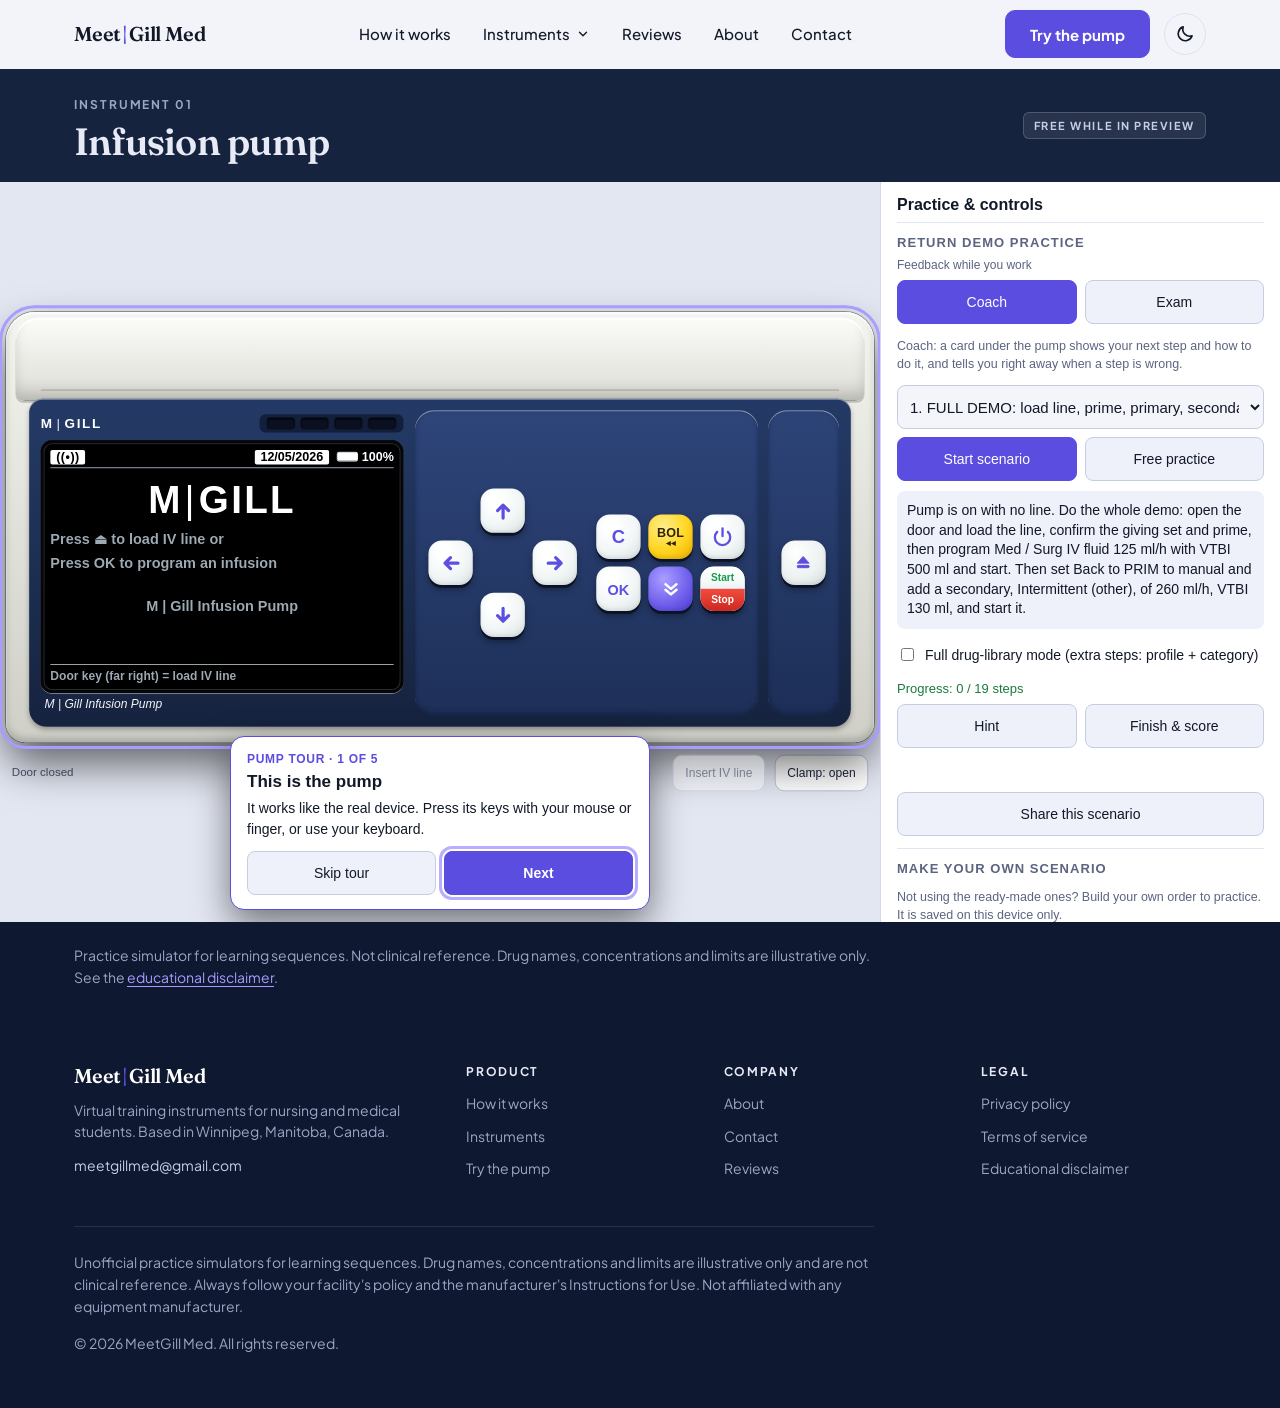
<file: pump.html>
<!doctype html>
<html lang="en">
<head>
<meta charset="utf-8">
<script src="theme.js?v=42"></script>
<meta name="viewport" content="width=device-width,initial-scale=1">
<title>Infusion pump - MeetGill Med</title>
<meta name="description" content="Practice on a virtual infusion pump: load the line, prime, program and start.">
<meta name="robots" content="noindex, nofollow">
<link rel="icon" href="data:image/svg+xml,%3Csvg xmlns='http://www.w3.org/2000/svg' viewBox='0 0 32 32'%3E%3Crect width='32' height='32' rx='7' fill='%2316233F'/%3E%3Cpath d='M9 22V10l7 8 7-8v12' stroke='%23A79CFF' stroke-width='3' fill='none' stroke-linecap='round' stroke-linejoin='round'/%3E%3C/svg%3E">
<link rel="preload" href="fonts/plus-jakarta-sans-latin.woff2" as="font" type="font/woff2" crossorigin>
<link rel="stylesheet" href="styles.css?v=42">
</head>
<body>
<a class="skip" href="#main">Skip to content</a>
<header class="nav">
  <div class="wrap">
    <a class="brand" href="index.html">Meet<i>|</i>Gill Med</a>
    <ul>
      <li><a href="index.html#how">How it works</a></li>
      <li class="has-sub"><button class="sub-btn" type="button" aria-expanded="false" aria-controls="sub-inst">Instruments <svg viewBox="0 0 24 24" aria-hidden="true"><path d="M6 9l6 6 6-6"/></svg></button><div class="sub" id="sub-inst"><a class="sub-item" href="pump.html"><b>Infusion pump</b><span class="tag-live">Live now</span></a><a class="sub-all" href="index.html#instruments">See all instruments</a></div></li>
      <li><a href="review.html">Reviews</a></li>
      <li><a href="about.html">About</a></li>
      <li><a href="contact.html">Contact</a></li>
      <li class="only-mobile"><a href="pump.html">Try the pump</a></li>
    </ul>
    <div class="nav-cta">
      <a class="btn solid" href="pump.html">Try the pump</a>
      <button class="menu-btn" aria-label="Menu" aria-expanded="false"><span></span><span></span><span></span></button>
    </div>
  </div>
</header>
<main id="main" tabindex="-1">
<div class="pump-fsbar"><a class="pump-back" href="index.html" aria-label="Back to the website"><svg viewBox="0 0 24 24" aria-hidden="true"><path d="M15 5l-7 7 7 7"/></svg>Back</a><span class="pump-fsbar__t">Infusion pump</span></div>
<section class="pump-bar dark">
  <div class="wrap pump-bar__row">
    <div><span class="over">Instrument 01</span><h1>Infusion pump</h1></div>
    <div class="pump-bar__meta">
      <span class="chip chip-dark">Free while in preview</span>
    </div>
  </div>
</section>
<iframe class="pump-frame" src="pump/index.html?v=42" title="Infusion pump simulator" allow="fullscreen; clipboard-write"></iframe>
<script>(function(){var h=location.hash;if(/^#(practice|s=|scn=)/.test(h)){var f=document.querySelector('.pump-frame');f.src=f.getAttribute('src').split('#')[0]+h;}})();</script>
<section class="pump-note dark-2">
  <div class="wrap"><p>Practice simulator for learning sequences. Not clinical reference. Drug names, concentrations and limits are illustrative only. See the <a class="u" href="disclaimer.html">educational disclaimer</a>.</p></div>
</section>
</main>
<footer>
  <div class="wrap">
    <div class="foot-grid">
      <div>
        <a class="brand" style="color:#fff" href="index.html">Meet<i>|</i>Gill Med</a>
        <p class="foot-note">Virtual training instruments for nursing and medical students. Based in Winnipeg, Manitoba, Canada.</p>
        <a class="foot-mail" href="mailto:meetgillmed@gmail.com">meetgillmed@gmail.com</a>
      </div>
      <div><h4>Product</h4><a href="index.html#how">How it works</a><a href="index.html#instruments">Instruments</a><a href="pump.html">Try the pump</a></div>
      <div><h4>Company</h4><a href="about.html">About</a><a href="contact.html">Contact</a><a href="review.html">Reviews</a></div>
      <div><h4>Legal</h4><a href="privacy.html">Privacy policy</a><a href="terms.html">Terms of service</a><a href="disclaimer.html">Educational disclaimer</a></div>
    </div>
    <p class="fine">Unofficial practice simulators for learning sequences. Drug names, concentrations and limits are illustrative only and are not clinical reference. Always follow your facility's policy and the manufacturer's Instructions for Use. Not affiliated with any equipment manufacturer.</p>
    <p class="fine" style="margin-top:12px;border:0;padding:0">&copy; 2026 MeetGill Med. All rights reserved.</p>
  </div>
</footer>
<div class="toast" role="status" aria-live="polite"></div>
<script src="app.js?v=42"></script>
</body>
</html>
</file>
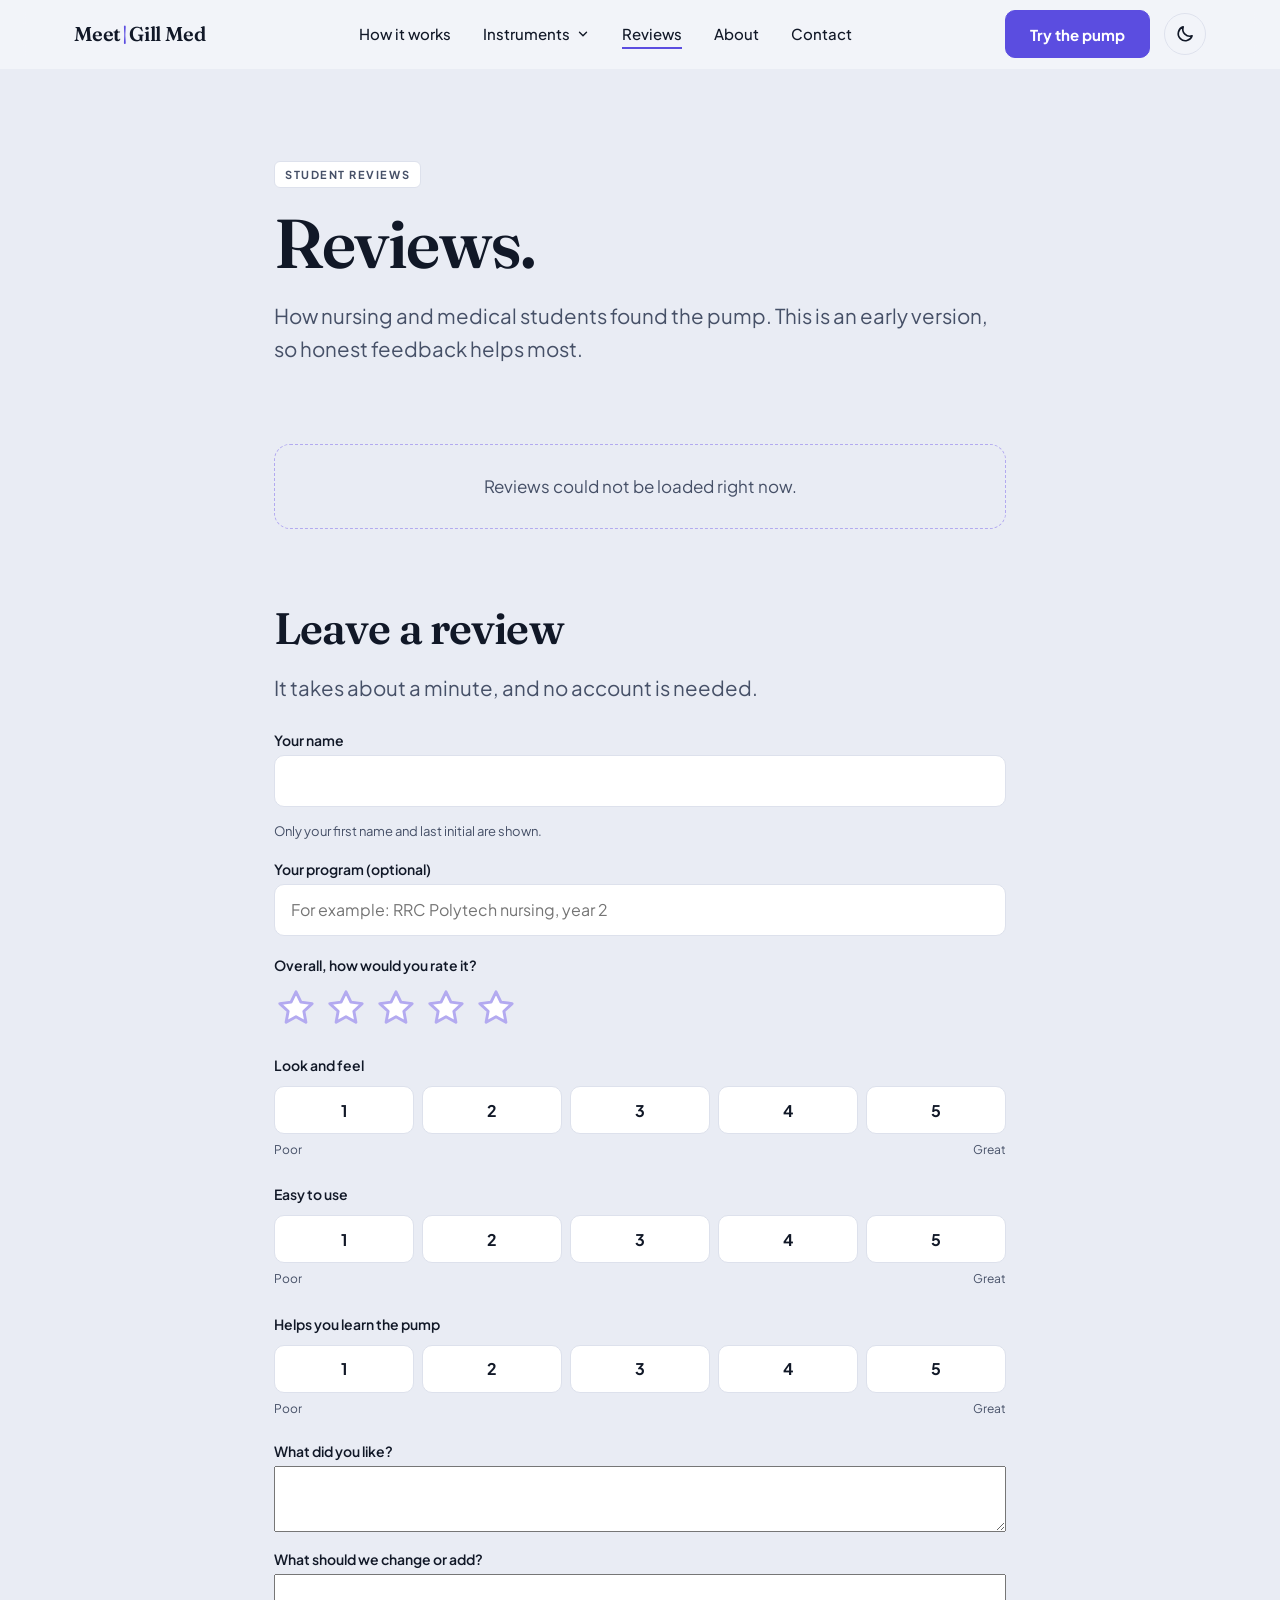
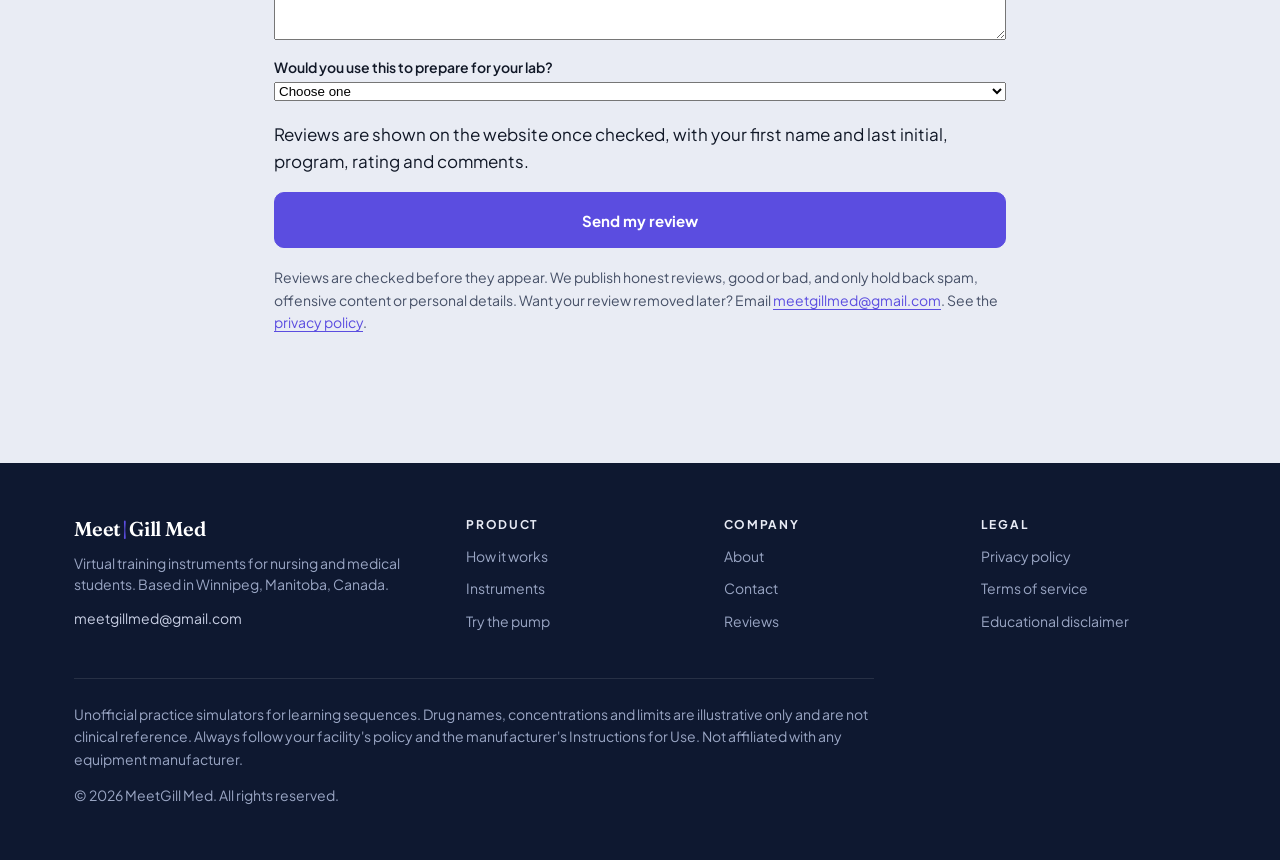
<file: review.html>
<!doctype html>
<html lang="en">
<head>
<meta charset="utf-8">
<script src="theme.js?v=42"></script>
<meta name="viewport" content="width=device-width,initial-scale=1">
<title>Reviews - MeetGill Med</title>
<meta name="description" content="What students say about MeetGill Med, and how to leave a review.">
<meta name="robots" content="noindex, nofollow">
<link rel="icon" href="data:image/svg+xml,%3Csvg xmlns='http://www.w3.org/2000/svg' viewBox='0 0 32 32'%3E%3Crect width='32' height='32' rx='7' fill='%2316233F'/%3E%3Cpath d='M9 22V10l7 8 7-8v12' stroke='%23A79CFF' stroke-width='3' fill='none' stroke-linecap='round' stroke-linejoin='round'/%3E%3C/svg%3E">
<link rel="preload" href="fonts/plus-jakarta-sans-latin.woff2" as="font" type="font/woff2" crossorigin>
<link rel="stylesheet" href="styles.css?v=42">
</head>
<body>
<a class="skip" href="#main">Skip to content</a>
<header class="nav">
  <div class="wrap">
    <a class="brand" href="index.html">Meet<i>|</i>Gill Med</a>
    <ul>
      <li><a href="index.html#how">How it works</a></li>
      <li class="has-sub"><button class="sub-btn" type="button" aria-expanded="false" aria-controls="sub-inst">Instruments <svg viewBox="0 0 24 24" aria-hidden="true"><path d="M6 9l6 6 6-6"/></svg></button><div class="sub" id="sub-inst"><a class="sub-item" href="pump.html"><b>Infusion pump</b><span class="tag-live">Live now</span></a><a class="sub-all" href="index.html#instruments">See all instruments</a></div></li>
      <li><a href="review.html" aria-current="page">Reviews</a></li>
      <li><a href="about.html">About</a></li>
      <li><a href="contact.html">Contact</a></li>
      <li class="only-mobile"><a href="pump.html">Try the pump</a></li>
    </ul>
    <div class="nav-cta">
      <a class="btn solid" href="pump.html">Try the pump</a>
      <button class="menu-btn" aria-label="Menu" aria-expanded="false"><span></span><span></span><span></span></button>
    </div>
  </div>
</header>
<main id="main" tabindex="-1">
<section class="page-head">
  <div class="wrap narrow">
    <span class="chip">Student reviews</span>
    <h1 style="margin:20px 0 16px;font-size:clamp(38px,5.4vw,72px)">Reviews.</h1>
    <p class="lead">How nursing and medical students found the pump. This is an early version, so honest feedback helps most.</p>
  </div>
</section>
<section class="wall-sec">
  <div class="wrap narrow">
    <div id="wall-sum" class="wall-sum"></div>
    <div id="wall" class="wall" aria-live="polite"><p class="wall-empty">Loading reviews...</p></div>
  </div>
</section>
<section id="leave" style="padding-bottom:clamp(64px,9vw,130px)">
  <div class="wrap narrow">
    <h2 class="wall-h">Leave a review</h2>
    <p class="lead" style="margin-bottom:28px">It takes about a minute, and no account is needed.</p>
    <form id="rf" class="rform" novalidate>
      <div class="field"><label for="rn">Your name</label><input id="rn" name="name" type="text" autocomplete="name" required data-msg="Please add your name."><small class="hint">Only your first name and last initial are shown.</small></div>
      <div class="field"><label for="rp">Your program (optional)</label><input id="rp" name="role" type="text" maxlength="80" placeholder="For example: RRC Polytech nursing, year 2"></div>
      <fieldset class="stars-set" data-req="Please choose an overall star rating."><legend>Overall, how would you rate it?</legend><div class="stars"><input type="radio" id="st5" name="overall" value="5"><label for="st5" title="5 out of 5"><span class="vh">5 out of 5 stars</span><svg aria-hidden="true" viewBox="0 0 24 24"><path d="M12 3.2l2.7 5.6 6.1.8-4.5 4.2 1.1 6-5.4-3-5.4 3 1.1-6L3.2 9.6l6.1-.8z"/></svg></label><input type="radio" id="st4" name="overall" value="4"><label for="st4" title="4 out of 5"><span class="vh">4 out of 5 stars</span><svg aria-hidden="true" viewBox="0 0 24 24"><path d="M12 3.2l2.7 5.6 6.1.8-4.5 4.2 1.1 6-5.4-3-5.4 3 1.1-6L3.2 9.6l6.1-.8z"/></svg></label><input type="radio" id="st3" name="overall" value="3"><label for="st3" title="3 out of 5"><span class="vh">3 out of 5 stars</span><svg aria-hidden="true" viewBox="0 0 24 24"><path d="M12 3.2l2.7 5.6 6.1.8-4.5 4.2 1.1 6-5.4-3-5.4 3 1.1-6L3.2 9.6l6.1-.8z"/></svg></label><input type="radio" id="st2" name="overall" value="2"><label for="st2" title="2 out of 5"><span class="vh">2 out of 5 stars</span><svg aria-hidden="true" viewBox="0 0 24 24"><path d="M12 3.2l2.7 5.6 6.1.8-4.5 4.2 1.1 6-5.4-3-5.4 3 1.1-6L3.2 9.6l6.1-.8z"/></svg></label><input type="radio" id="st1" name="overall" value="1"><label for="st1" title="1 out of 5"><span class="vh">1 out of 5 stars</span><svg aria-hidden="true" viewBox="0 0 24 24"><path d="M12 3.2l2.7 5.6 6.1.8-4.5 4.2 1.1 6-5.4-3-5.4 3 1.1-6L3.2 9.6l6.1-.8z"/></svg></label></div></fieldset>
      <fieldset class="scale"><legend>Look and feel</legend><div class="pills"><label><input type="radio" name="look" value="1"><span>1</span></label><label><input type="radio" name="look" value="2"><span>2</span></label><label><input type="radio" name="look" value="3"><span>3</span></label><label><input type="radio" name="look" value="4"><span>4</span></label><label><input type="radio" name="look" value="5"><span>5</span></label></div><div class="ends"><span>Poor</span><span>Great</span></div></fieldset><fieldset class="scale"><legend>Easy to use</legend><div class="pills"><label><input type="radio" name="ease" value="1"><span>1</span></label><label><input type="radio" name="ease" value="2"><span>2</span></label><label><input type="radio" name="ease" value="3"><span>3</span></label><label><input type="radio" name="ease" value="4"><span>4</span></label><label><input type="radio" name="ease" value="5"><span>5</span></label></div><div class="ends"><span>Poor</span><span>Great</span></div></fieldset><fieldset class="scale"><legend>Helps you learn the pump</legend><div class="pills"><label><input type="radio" name="learn" value="1"><span>1</span></label><label><input type="radio" name="learn" value="2"><span>2</span></label><label><input type="radio" name="learn" value="3"><span>3</span></label><label><input type="radio" name="learn" value="4"><span>4</span></label><label><input type="radio" name="learn" value="5"><span>5</span></label></div><div class="ends"><span>Poor</span><span>Great</span></div></fieldset>
      <div class="field"><label for="rl">What did you like?</label><textarea id="rl" name="liked" rows="4" maxlength="1200"></textarea></div>
      <div class="field"><label for="rc">What should we change or add?</label><textarea id="rc" name="improve" rows="4" maxlength="1200"></textarea></div>
      <div class="field"><label for="ru">Would you use this to prepare for your lab?</label>
        <select id="ru" name="would_use"><option value="">Choose one</option><option>Yes</option><option>Maybe</option><option>No</option></select></div>
      <p class="hint">Reviews are shown on the website once checked, with your first name and last initial, program, rating and comments.</p>
      <input type="text" name="website" tabindex="-1" autocomplete="off" class="hp" aria-hidden="true">
      <button class="btn solid" type="submit" style="width:100%;min-height:56px">Send my review</button>
      <p id="rerr" class="ferr form-msg" role="alert" hidden></p>
      <p class="secure">Reviews are checked before they appear. We publish honest reviews, good or bad, and only hold back spam, offensive content or personal details. Want your review removed later? Email <a class="u" href="mailto:meetgillmed@gmail.com">meetgillmed@gmail.com</a>. See the <a class="u" href="privacy.html">privacy policy</a>.</p>
    </form>
    <div id="rdone" class="rdone" hidden>
      <h2>Thank you<span id="rname"></span>.</h2>
      <p class="lead" id="rmsg">Your review has been sent. It really helps.</p>
      <div class="hero-actions"><a class="btn solid" href="index.html">Back to the site</a><a class="btn" href="pump.html">Try the pump</a></div>
    </div>
  </div>
</section>
<script>
/* The review service address is set once, at the top of app.js (window.MGM_REVIEWS_API). */
window.addEventListener('DOMContentLoaded',function(){
  var API=window.MGM_REVIEWS_API||'';
  var wall=document.getElementById('wall'), sum=document.getElementById('wall-sum');
  function el(t,c,x){ var e=document.createElement(t); if(c) e.className=c; if(x!=null) e.textContent=x; return e; }
  window.mgmLoadReviews(function(list,stats){
    wall.textContent='';
    if(!list.length){ wall.appendChild(el('p','wall-empty','No reviews yet. Be the first to leave one below.')); return; }
    sum.appendChild(el('p','wall-avg',(stats.overall||'')+' out of 5 from '+list.length+(list.length===1?' review':' reviews')));
    var bits=[['Look and feel',stats.look],['Easy to use',stats.ease],['Helps you learn',stats.learn]].filter(function(b){ return b[1]; });
    if(bits.length){ var row=el('div','wall-bits'); bits.forEach(function(b){ row.appendChild(el('span','wall-bit',b[0]+' '+b[1]+'/5')); }); sum.appendChild(row); }
    var grid=el('div','wall-grid');
    list.forEach(function(x){ grid.appendChild(window.mgmReviewCard(x)); });
    wall.appendChild(grid);
  },function(){ wall.textContent=''; wall.appendChild(el('p','wall-empty','Reviews could not be loaded right now.')); });

  var f=document.getElementById('rf');
  function val(n){ var e=f.querySelector('[name='+n+']:checked'); return e?e.value:''; }
  f.addEventListener('submit',function(e){
    e.preventDefault();
    var name=f.name.value.trim();
    if(f.website.value){ return; }
    var rerr=document.getElementById('rerr'); rerr.hidden=true;
    if(!window.mgmValidate(f)) return;
    var pub=true;
    var p={name:name,role:f.role.value.trim(),overall:val('overall'),look:val('look'),ease:val('ease'),learn:val('learn'),
      liked:f.liked.value.trim(),improve:f.improve.value.trim(),would_use:f.would_use.value,public:pub?'yes':'no',website:''};
    function done(){
      document.getElementById('rname').textContent=', '+name.split(' ')[0];
      document.getElementById('rmsg').textContent=pub?'Your review was sent. It will show on the website once it has been checked.':'Your feedback was sent privately to the site owner. It really helps.';
      f.hidden=true; document.getElementById('rdone').hidden=false; window.scrollTo(0,0);
    }
    if(!API){
      try{ var all=JSON.parse(localStorage.getItem('mgm_reviews')||'[]'); all.push(p); localStorage.setItem('mgm_reviews',JSON.stringify(all)); }catch(x){}
      window.toast('Preview mode: review saved on this device only, not sent yet.'); done(); return;
    }
    var btn=f.querySelector('button[type=submit]'); btn.disabled=true;
    fetch(API+'/submit',{method:'POST',headers:{'Content-Type':'application/json'},body:JSON.stringify(p)})
      .then(function(r){ return r.json().then(function(d){ if(!r.ok){ throw new Error(d&&d.error||'bad'); } }); })
      .then(done)
      .catch(function(err){ btn.disabled=false; rerr.textContent=err&&err.message&&err.message!=='bad'&&err.message!=='Failed to fetch'?err.message:'Could not send. Please check your connection and try again.'; rerr.hidden=false; });
  });
});
</script>
</main>
<footer>
  <div class="wrap">
    <div class="foot-grid">
      <div>
        <a class="brand" style="color:#fff" href="index.html">Meet<i>|</i>Gill Med</a>
        <p class="foot-note">Virtual training instruments for nursing and medical students. Based in Winnipeg, Manitoba, Canada.</p>
        <a class="foot-mail" href="mailto:meetgillmed@gmail.com">meetgillmed@gmail.com</a>
      </div>
      <div><h4>Product</h4><a href="index.html#how">How it works</a><a href="index.html#instruments">Instruments</a><a href="pump.html">Try the pump</a></div>
      <div><h4>Company</h4><a href="about.html">About</a><a href="contact.html">Contact</a><a href="review.html">Reviews</a></div>
      <div><h4>Legal</h4><a href="privacy.html">Privacy policy</a><a href="terms.html">Terms of service</a><a href="disclaimer.html">Educational disclaimer</a></div>
    </div>
    <p class="fine">Unofficial practice simulators for learning sequences. Drug names, concentrations and limits are illustrative only and are not clinical reference. Always follow your facility's policy and the manufacturer's Instructions for Use. Not affiliated with any equipment manufacturer.</p>
    <p class="fine" style="margin-top:12px;border:0;padding:0">&copy; 2026 MeetGill Med. All rights reserved.</p>
  </div>
</footer>
<div class="toast" role="status" aria-live="polite"></div>
<script src="app.js?v=42"></script>
</body>
</html>
</file>
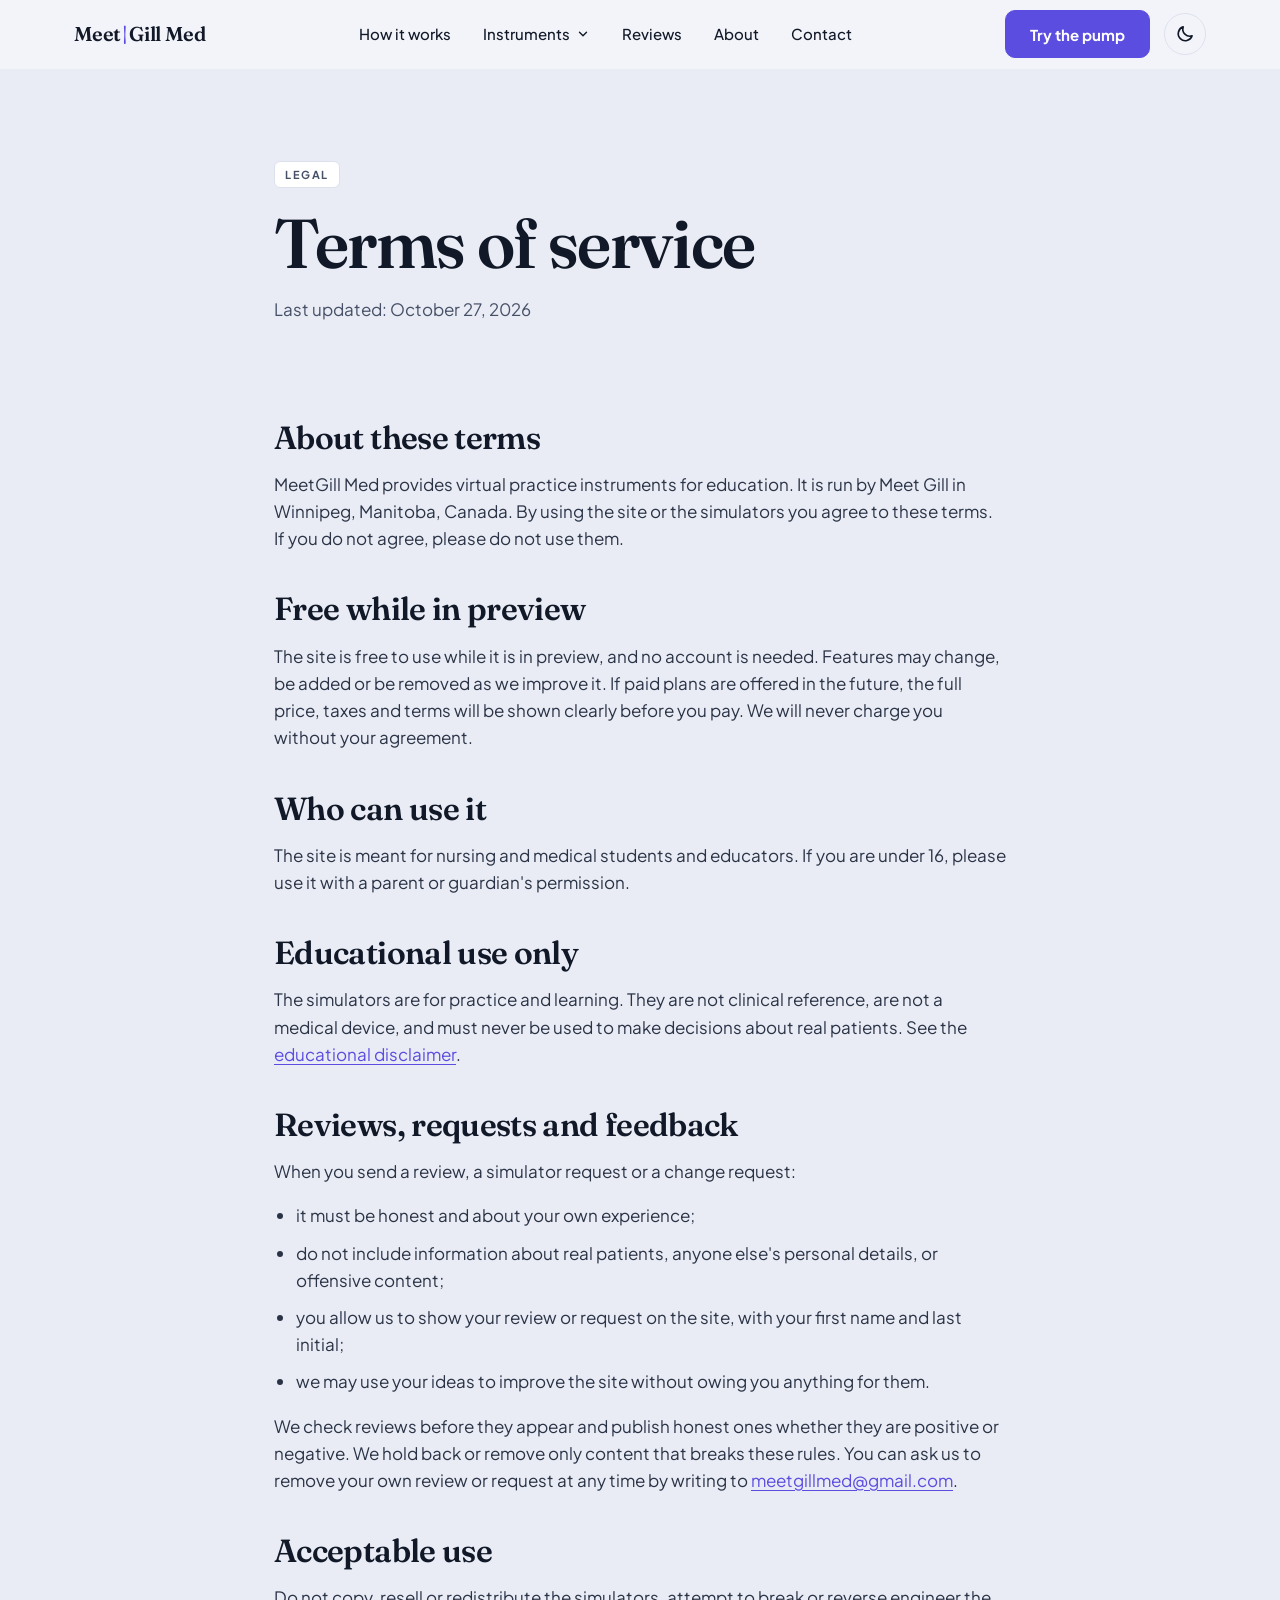
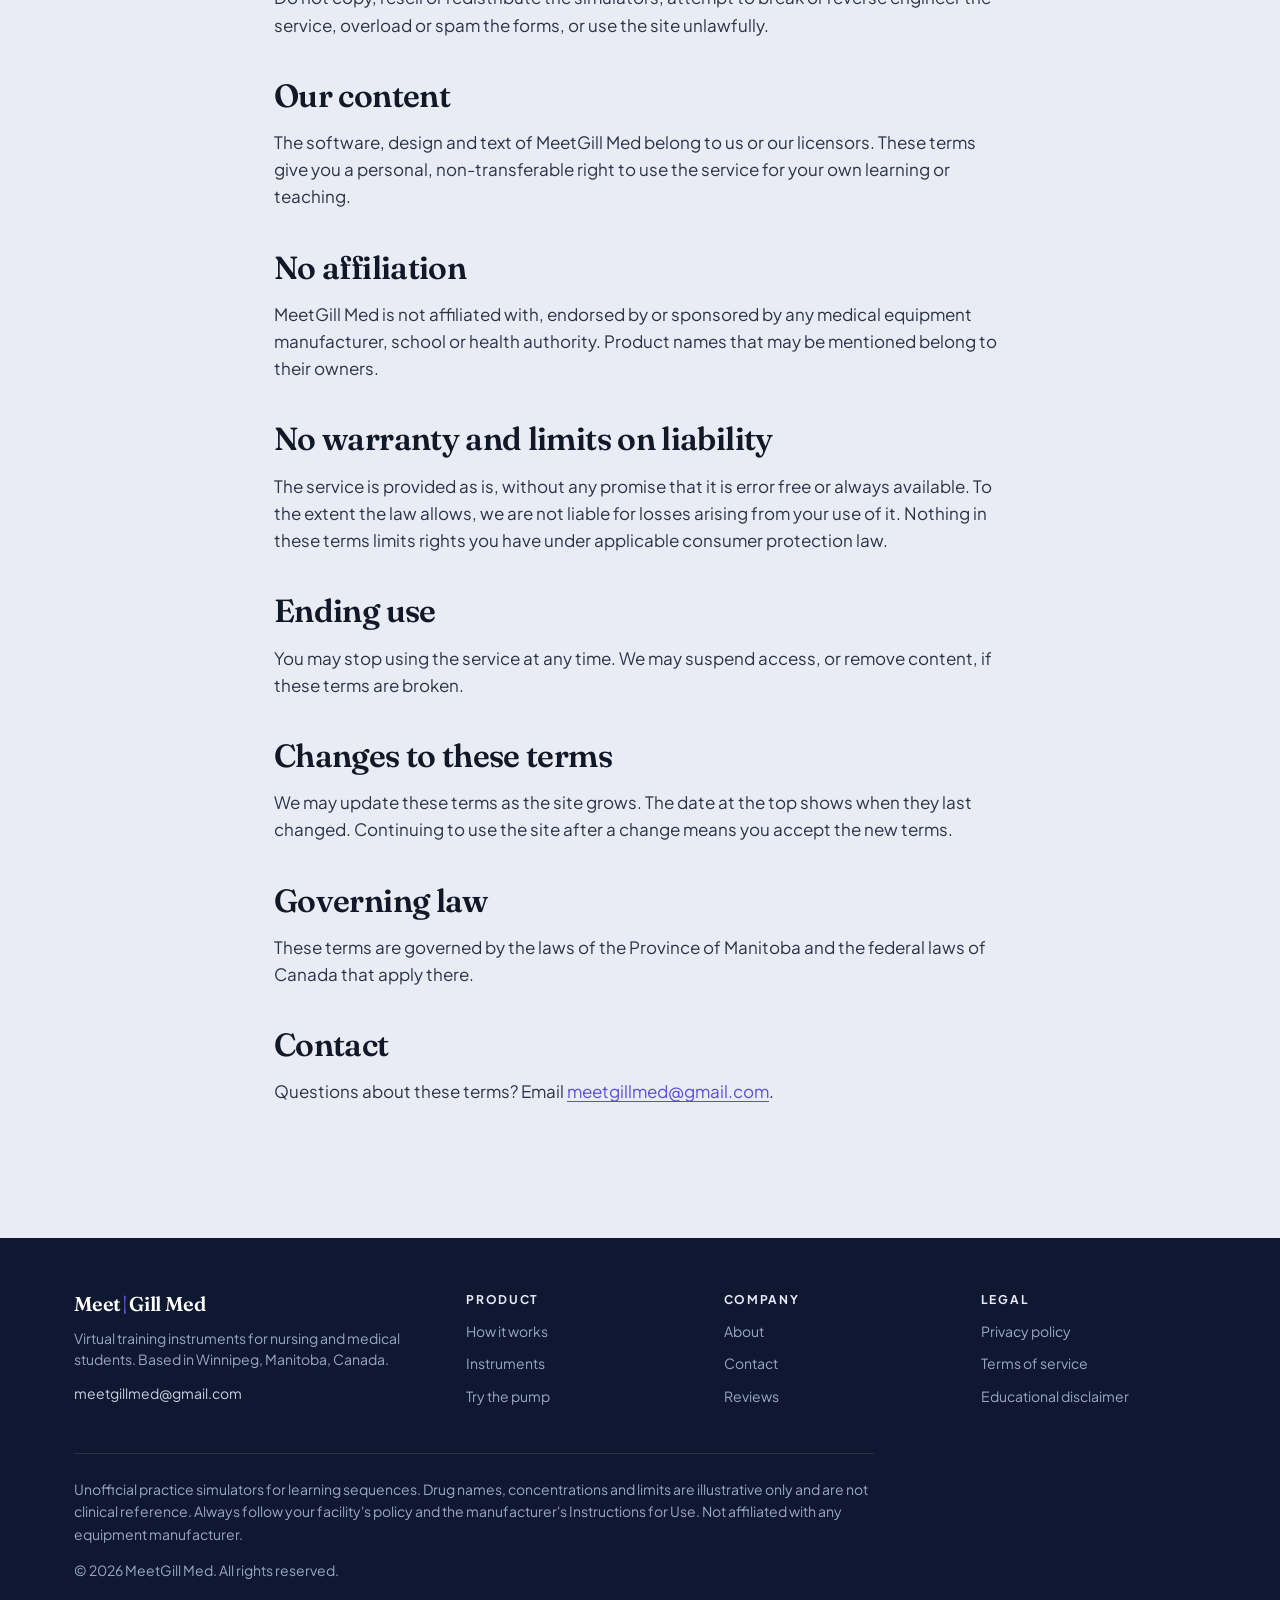
<file: terms.html>
<!doctype html>
<html lang="en">
<head>
<meta charset="utf-8">
<script src="theme.js?v=42"></script>
<meta name="viewport" content="width=device-width,initial-scale=1">
<title>Terms of service - MeetGill Med</title>
<meta name="description" content="The terms for using MeetGill Med.">
<meta name="robots" content="noindex">
<link rel="icon" href="data:image/svg+xml,%3Csvg xmlns='http://www.w3.org/2000/svg' viewBox='0 0 32 32'%3E%3Crect width='32' height='32' rx='7' fill='%2316233F'/%3E%3Cpath d='M9 22V10l7 8 7-8v12' stroke='%23A79CFF' stroke-width='3' fill='none' stroke-linecap='round' stroke-linejoin='round'/%3E%3C/svg%3E">
<link rel="preload" href="fonts/plus-jakarta-sans-latin.woff2" as="font" type="font/woff2" crossorigin>
<link rel="stylesheet" href="styles.css?v=42">
</head>
<body>
<a class="skip" href="#main">Skip to content</a>
<header class="nav">
  <div class="wrap">
    <a class="brand" href="index.html">Meet<i>|</i>Gill Med</a>
    <ul>
      <li><a href="index.html#how">How it works</a></li>
      <li class="has-sub"><button class="sub-btn" type="button" aria-expanded="false" aria-controls="sub-inst">Instruments <svg viewBox="0 0 24 24" aria-hidden="true"><path d="M6 9l6 6 6-6"/></svg></button><div class="sub" id="sub-inst"><a class="sub-item" href="pump.html"><b>Infusion pump</b><span class="tag-live">Live now</span></a><a class="sub-all" href="index.html#instruments">See all instruments</a></div></li>
      <li><a href="review.html">Reviews</a></li>
      <li><a href="about.html">About</a></li>
      <li><a href="contact.html">Contact</a></li>
      <li class="only-mobile"><a href="pump.html">Try the pump</a></li>
    </ul>
    <div class="nav-cta">
      <a class="btn solid" href="pump.html">Try the pump</a>
      <button class="menu-btn" aria-label="Menu" aria-expanded="false"><span></span><span></span><span></span></button>
    </div>
  </div>
</header>
<main id="main" tabindex="-1">
<section class="page-head">
  <div class="wrap narrow">
    <span class="chip">Legal</span>
    <h1 style="margin:20px 0 16px;font-size:clamp(38px,5.4vw,72px)">Terms of service</h1>
    <p class="muted">Last updated: October 27, 2026</p>
  </div>
</section>
<section style="padding-bottom:clamp(64px,9vw,130px)"><div class="wrap narrow prose"><h2 class="lh">About these terms</h2><p>MeetGill Med provides virtual practice instruments for education. It is run by Meet Gill in Winnipeg, Manitoba, Canada. By using the site or the simulators you agree to these terms. If you do not agree, please do not use them.</p><h2 class="lh">Free while in preview</h2><p>The site is free to use while it is in preview, and no account is needed. Features may change, be added or be removed as we improve it. If paid plans are offered in the future, the full price, taxes and terms will be shown clearly before you pay. We will never charge you without your agreement.</p><h2 class="lh">Who can use it</h2><p>The site is meant for nursing and medical students and educators. If you are under 16, please use it with a parent or guardian's permission.</p><h2 class="lh">Educational use only</h2><p>The simulators are for practice and learning. They are not clinical reference, are not a medical device, and must never be used to make decisions about real patients. See the <a href="disclaimer.html">educational disclaimer</a>.</p><h2 class="lh">Reviews, requests and feedback</h2><p>When you send a review, a simulator request or a change request:</p><ul><li>it must be honest and about your own experience;</li><li>do not include information about real patients, anyone else's personal details, or offensive content;</li><li>you allow us to show your review or request on the site, with your first name and last initial;</li><li>we may use your ideas to improve the site without owing you anything for them.</li></ul><p>We check reviews before they appear and publish honest ones whether they are positive or negative. We hold back or remove only content that breaks these rules. You can ask us to remove your own review or request at any time by writing to <a href="mailto:meetgillmed@gmail.com">meetgillmed@gmail.com</a>.</p><h2 class="lh">Acceptable use</h2><p>Do not copy, resell or redistribute the simulators, attempt to break or reverse engineer the service, overload or spam the forms, or use the site unlawfully.</p><h2 class="lh">Our content</h2><p>The software, design and text of MeetGill Med belong to us or our licensors. These terms give you a personal, non-transferable right to use the service for your own learning or teaching.</p><h2 class="lh">No affiliation</h2><p>MeetGill Med is not affiliated with, endorsed by or sponsored by any medical equipment manufacturer, school or health authority. Product names that may be mentioned belong to their owners.</p><h2 class="lh">No warranty and limits on liability</h2><p>The service is provided as is, without any promise that it is error free or always available. To the extent the law allows, we are not liable for losses arising from your use of it. Nothing in these terms limits rights you have under applicable consumer protection law.</p><h2 class="lh">Ending use</h2><p>You may stop using the service at any time. We may suspend access, or remove content, if these terms are broken.</p><h2 class="lh">Changes to these terms</h2><p>We may update these terms as the site grows. The date at the top shows when they last changed. Continuing to use the site after a change means you accept the new terms.</p><h2 class="lh">Governing law</h2><p>These terms are governed by the laws of the Province of Manitoba and the federal laws of Canada that apply there.</p><h2 class="lh">Contact</h2><p>Questions about these terms? Email <a href="mailto:meetgillmed@gmail.com">meetgillmed@gmail.com</a>.</p></div></section>
</main>
<footer>
  <div class="wrap">
    <div class="foot-grid">
      <div>
        <a class="brand" style="color:#fff" href="index.html">Meet<i>|</i>Gill Med</a>
        <p class="foot-note">Virtual training instruments for nursing and medical students. Based in Winnipeg, Manitoba, Canada.</p>
        <a class="foot-mail" href="mailto:meetgillmed@gmail.com">meetgillmed@gmail.com</a>
      </div>
      <div><h4>Product</h4><a href="index.html#how">How it works</a><a href="index.html#instruments">Instruments</a><a href="pump.html">Try the pump</a></div>
      <div><h4>Company</h4><a href="about.html">About</a><a href="contact.html">Contact</a><a href="review.html">Reviews</a></div>
      <div><h4>Legal</h4><a href="privacy.html">Privacy policy</a><a href="terms.html">Terms of service</a><a href="disclaimer.html">Educational disclaimer</a></div>
    </div>
    <p class="fine">Unofficial practice simulators for learning sequences. Drug names, concentrations and limits are illustrative only and are not clinical reference. Always follow your facility's policy and the manufacturer's Instructions for Use. Not affiliated with any equipment manufacturer.</p>
    <p class="fine" style="margin-top:12px;border:0;padding:0">&copy; 2026 MeetGill Med. All rights reserved.</p>
  </div>
</footer>
<div class="toast" role="status" aria-live="polite"></div>
<script src="app.js?v=42"></script>
</body>
</html>
</file>
<file: styles.css>
/* fonts: self-hosted (SIL Open Font License), latin + latin-ext only */
@font-face {
  font-family: 'Fraunces';
  font-style: normal;
  font-weight: 600;
  font-display: swap;
  src: url(fonts/fraunces-latin-ext.woff2) format('woff2');
  unicode-range: U+0100-02BA, U+02BD-02C5, U+02C7-02CC, U+02CE-02D7, U+02DD-02FF, U+0304, U+0308, U+0329, U+1D00-1DBF, U+1E00-1E9F, U+1EF2-1EFF, U+2020, U+20A0-20AB, U+20AD-20C4, U+2113, U+2C60-2C7F, U+A720-A7FF;
}
@font-face {
  font-family: 'Fraunces';
  font-style: normal;
  font-weight: 600;
  font-display: swap;
  src: url(fonts/fraunces-latin.woff2) format('woff2');
  unicode-range: U+0000-00FF, U+0131, U+0152-0153, U+02BB-02BC, U+02C6, U+02DA, U+02DC, U+0304, U+0308, U+0329, U+2000-206F, U+20AC, U+2122, U+2191, U+2193, U+2212, U+2215, U+FEFF, U+FFFD;
}
@font-face {
  font-family: 'Plus Jakarta Sans';
  font-style: normal;
  font-weight: 400;
  font-display: swap;
  src: url(fonts/plus-jakarta-sans-latin-ext.woff2) format('woff2');
  unicode-range: U+0100-02BA, U+02BD-02C5, U+02C7-02CC, U+02CE-02D7, U+02DD-02FF, U+0304, U+0308, U+0329, U+1D00-1DBF, U+1E00-1E9F, U+1EF2-1EFF, U+2020, U+20A0-20AB, U+20AD-20C4, U+2113, U+2C60-2C7F, U+A720-A7FF;
}
@font-face {
  font-family: 'Plus Jakarta Sans';
  font-style: normal;
  font-weight: 400;
  font-display: swap;
  src: url(fonts/plus-jakarta-sans-latin.woff2) format('woff2');
  unicode-range: U+0000-00FF, U+0131, U+0152-0153, U+02BB-02BC, U+02C6, U+02DA, U+02DC, U+0304, U+0308, U+0329, U+2000-206F, U+20AC, U+2122, U+2191, U+2193, U+2212, U+2215, U+FEFF, U+FFFD;
}
@font-face {
  font-family: 'Plus Jakarta Sans';
  font-style: normal;
  font-weight: 500;
  font-display: swap;
  src: url(fonts/plus-jakarta-sans-latin-ext.woff2) format('woff2');
  unicode-range: U+0100-02BA, U+02BD-02C5, U+02C7-02CC, U+02CE-02D7, U+02DD-02FF, U+0304, U+0308, U+0329, U+1D00-1DBF, U+1E00-1E9F, U+1EF2-1EFF, U+2020, U+20A0-20AB, U+20AD-20C4, U+2113, U+2C60-2C7F, U+A720-A7FF;
}
@font-face {
  font-family: 'Plus Jakarta Sans';
  font-style: normal;
  font-weight: 500;
  font-display: swap;
  src: url(fonts/plus-jakarta-sans-latin.woff2) format('woff2');
  unicode-range: U+0000-00FF, U+0131, U+0152-0153, U+02BB-02BC, U+02C6, U+02DA, U+02DC, U+0304, U+0308, U+0329, U+2000-206F, U+20AC, U+2122, U+2191, U+2193, U+2212, U+2215, U+FEFF, U+FFFD;
}
@font-face {
  font-family: 'Plus Jakarta Sans';
  font-style: normal;
  font-weight: 600;
  font-display: swap;
  src: url(fonts/plus-jakarta-sans-latin-ext.woff2) format('woff2');
  unicode-range: U+0100-02BA, U+02BD-02C5, U+02C7-02CC, U+02CE-02D7, U+02DD-02FF, U+0304, U+0308, U+0329, U+1D00-1DBF, U+1E00-1E9F, U+1EF2-1EFF, U+2020, U+20A0-20AB, U+20AD-20C4, U+2113, U+2C60-2C7F, U+A720-A7FF;
}
@font-face {
  font-family: 'Plus Jakarta Sans';
  font-style: normal;
  font-weight: 600;
  font-display: swap;
  src: url(fonts/plus-jakarta-sans-latin.woff2) format('woff2');
  unicode-range: U+0000-00FF, U+0131, U+0152-0153, U+02BB-02BC, U+02C6, U+02DA, U+02DC, U+0304, U+0308, U+0329, U+2000-206F, U+20AC, U+2122, U+2191, U+2193, U+2212, U+2215, U+FEFF, U+FFFD;
}
@font-face {
  font-family: 'Plus Jakarta Sans';
  font-style: normal;
  font-weight: 700;
  font-display: swap;
  src: url(fonts/plus-jakarta-sans-latin-ext.woff2) format('woff2');
  unicode-range: U+0100-02BA, U+02BD-02C5, U+02C7-02CC, U+02CE-02D7, U+02DD-02FF, U+0304, U+0308, U+0329, U+1D00-1DBF, U+1E00-1E9F, U+1EF2-1EFF, U+2020, U+20A0-20AB, U+20AD-20C4, U+2113, U+2C60-2C7F, U+A720-A7FF;
}
@font-face {
  font-family: 'Plus Jakarta Sans';
  font-style: normal;
  font-weight: 700;
  font-display: swap;
  src: url(fonts/plus-jakarta-sans-latin.woff2) format('woff2');
  unicode-range: U+0000-00FF, U+0131, U+0152-0153, U+02BB-02BC, U+02C6, U+02DA, U+02DC, U+0304, U+0308, U+0329, U+2000-206F, U+20AC, U+2122, U+2191, U+2193, U+2212, U+2215, U+FEFF, U+FFFD;
}
@font-face {
  font-family: 'Plus Jakarta Sans';
  font-style: normal;
  font-weight: 800;
  font-display: swap;
  src: url(fonts/plus-jakarta-sans-latin-ext.woff2) format('woff2');
  unicode-range: U+0100-02BA, U+02BD-02C5, U+02C7-02CC, U+02CE-02D7, U+02DD-02FF, U+0304, U+0308, U+0329, U+1D00-1DBF, U+1E00-1E9F, U+1EF2-1EFF, U+2020, U+20A0-20AB, U+20AD-20C4, U+2113, U+2C60-2C7F, U+A720-A7FF;
}
@font-face {
  font-family: 'Plus Jakarta Sans';
  font-style: normal;
  font-weight: 800;
  font-display: swap;
  src: url(fonts/plus-jakarta-sans-latin.woff2) format('woff2');
  unicode-range: U+0000-00FF, U+0131, U+0152-0153, U+02BB-02BC, U+02C6, U+02DA, U+02DC, U+0304, U+0308, U+0329, U+2000-206F, U+20AC, U+2122, U+2191, U+2193, U+2212, U+2215, U+FEFF, U+FFFD;
}

/* MeetGill Med - see DESIGN.md */
:root{
  --ink:#16233F; --ink-2:#0E1830; --ink-3:#243A66;
  --paper:#E9ECF4; --card:#FFFFFF; --line:#DDE1EC;
  --text:#111827; --muted:#465067; --violet:#5B4DE0; --violet-soft:#E8E6FB;
  --ease:cubic-bezier(.23,1,.32,1);
  --f-display:'Fraunces',Georgia,serif; --f-body:'Plus Jakarta Sans',system-ui,sans-serif;
  --wrap:1180px;
}
*{box-sizing:border-box}
html{scroll-behavior:smooth}
body{margin:0;background:var(--paper);color:var(--text);font:400 17px/1.6 var(--f-body);-webkit-font-smoothing:antialiased}
img,svg{max-width:100%}
a{color:inherit}
::selection{background:var(--violet);color:#fff}
.wrap{max-width:var(--wrap);margin:0 auto;padding:0 24px}
h1,h2,h3{font-family:var(--f-display);font-weight:600;line-height:1.04;letter-spacing:-.02em;margin:0}
h1{font-size:clamp(44px,7.4vw,104px)}
h2{font-size:clamp(34px,4.8vw,64px)}
h3{font-size:clamp(22px,2.2vw,28px);line-height:1.15}
.accent{color:var(--violet)}
.over{font:700 12px/1 var(--f-body);letter-spacing:.16em;text-transform:uppercase;color:var(--muted)}
.dark .over{color:#9AA6C4}
.lead{font-size:clamp(18px,1.6vw,21px);color:var(--muted);max-width:56ch}
.dark .lead{color:#B5BFD8}

/* announcement + nav */
.announce{background:var(--violet);color:#fff;text-align:center;font:600 14px/1 var(--f-body);padding:12px 16px}
.announce a{text-underline-offset:3px}
.nav{position:sticky;top:0;z-index:50;background:rgba(245,246,250,.82);backdrop-filter:blur(12px);-webkit-backdrop-filter:blur(12px);border-bottom:1px solid transparent;transition:border-color .4s var(--ease)}
.nav.scrolled{border-bottom-color:var(--line)}
.nav .wrap{display:flex;align-items:center;justify-content:space-between;height:68px}
.brand{font:700 20px/1 var(--f-display);text-decoration:none;letter-spacing:-.01em}
.brand i{font-style:normal;color:var(--violet);margin:0 1px}
.nav ul{display:flex;gap:32px;list-style:none;margin:0;padding:0}
.nav ul a{text-decoration:none;font:500 15px/1 var(--f-body);position:relative;padding:6px 0}
.nav ul a::after{content:"";position:absolute;left:0;right:0;bottom:0;height:2px;background:var(--violet);transform:scaleX(0);transform-origin:right;transition:transform .35s var(--ease)}
@media (hover:hover){.nav ul a:hover::after{transform:scaleX(1);transform-origin:left}}
.nav-cta{display:flex;gap:12px;align-items:center}
.menu-btn{display:none;background:none;border:0;width:44px;height:44px;cursor:pointer}
.menu-btn span{display:block;width:22px;height:2px;background:var(--text);margin:5px auto;transition:transform .3s var(--ease),opacity .3s}
.menu-btn[aria-expanded=true] span:nth-child(1){transform:translateY(7px) rotate(45deg)}
.menu-btn[aria-expanded=true] span:nth-child(2){opacity:0}
.menu-btn[aria-expanded=true] span:nth-child(3){transform:translateY(-7px) rotate(-45deg)}

/* buttons */
.btn{position:relative;display:inline-flex;align-items:center;justify-content:center;gap:10px;min-height:48px;padding:0 24px;border-radius:10px;border:1.5px solid var(--text);background:transparent;color:var(--text);font:700 15px/1 var(--f-body);text-decoration:none;cursor:pointer;overflow:hidden;isolation:isolate;transition:color .4s var(--ease),border-color .4s var(--ease)}
.btn::before{content:"";position:absolute;inset:0;background:var(--text);transform:scaleX(0);transform-origin:right;transition:transform .4s var(--ease);z-index:-1}
@media (hover:hover){.btn:hover::before{transform:scaleX(1);transform-origin:left}.btn:hover{color:#fff}}
.btn:active{transform:translateY(1px)}
.btn:focus-visible,a:focus-visible,button:focus-visible,input:focus-visible{outline:3px solid var(--violet);outline-offset:3px}
.btn.solid{background:var(--violet);border-color:var(--violet);color:#fff}
.btn.solid::before{background:var(--ink)}
.dark .btn{border-color:#fff;color:#fff}
.dark .btn::before{background:#fff}
@media (hover:hover){.dark .btn:hover{color:var(--ink)}}
.dark .btn.solid{background:var(--violet);border-color:var(--violet)}
.dark .btn.solid::before{background:#fff}
.btn[disabled]{opacity:.5;cursor:not-allowed}

/* sections */
section{position:relative}
.dark{background:var(--ink);color:#E8EBF5}
.dark .accent{color:#9C90FF}
.dark-2{background:var(--ink-2);color:#E8EBF5}
.pad{padding:clamp(72px,11vw,160px) 0}
.sec-head{display:grid;gap:20px;margin-bottom:clamp(40px,6vw,80px)}

/* hero */
.hero{padding:clamp(48px,8vw,110px) 0 clamp(64px,9vw,130px);overflow:hidden}
.hero .grid{display:grid;grid-template-columns:1.15fr .85fr;gap:48px;align-items:center}
.hero h1{margin:22px 0 28px}
.hero-actions{display:flex;flex-wrap:wrap;gap:14px;margin-top:36px}
.facts{display:flex;flex-wrap:wrap;gap:12px 40px;margin-top:56px;padding-top:28px;border-top:1px solid rgba(255,255,255,.14)}
.facts div{font:500 14px/1.3 var(--f-body);color:#B5BFD8}
.facts b{display:block;font:600 34px/1.1 var(--f-display);color:#fff;letter-spacing:-.02em}
.hero-pump{will-change:transform}

/* pump */
.pump{--k:44px;width:100%;max-width:560px;margin:0 auto;background:#E9EAEE;border-radius:26px;padding:16px;box-shadow:0 40px 60px -30px rgba(0,0,0,.55)}
.pump__door{position:relative;height:92px;margin-bottom:12px;border-radius:14px 14px 6px 6px;background:linear-gradient(#F7F8FA,#D9DCE4);box-shadow:inset 0 -3px 6px rgba(0,0,0,.08)}
.pump__door::before{content:"";position:absolute;left:8%;right:8%;top:42%;height:5px;border-radius:3px;background:#B9BEC9}
.pump__door i{position:absolute;right:8%;bottom:14px;width:34px;height:12px;border-radius:6px;background:#B9BEC9}
.pump.lg{--k:52px;padding:18px}
.pump.lg .pump__door{height:120px}
.pump.lg .lcd{min-height:220px;font-size:15px;padding:14px 16px}
.pump.lg .lcd .t{font-size:26px}.pump.lg .lcd .big{font-size:18px}.pump.lg .lcd .bar{font-size:11px}
.pump__plate{background:linear-gradient(180deg,#243A66,#16233F);border-radius:14px;padding:14px 14px 16px}
.pump__top{display:flex;justify-content:space-between;align-items:center;margin-bottom:10px}
.pump__brand{font:800 11px/1 var(--f-body);letter-spacing:.18em;color:#fff}
.leds{display:flex;gap:5px}.leds i{width:16px;height:6px;border-radius:2px;background:rgba(6,10,28,.6)}.leds i.on{background:#3A5BA8}
.pump__row{display:grid;grid-template-columns:1.25fr 1fr;gap:14px;align-items:center}
.lcd{background:#000;border-radius:10px;padding:10px 12px;min-height:150px;border:2px solid #0a1226;color:#E8ECF6;font:500 12.5px/1.45 var(--f-body);display:flex;flex-direction:column}
.lcd .bar{display:flex;justify-content:space-between;font-size:10px;color:#9AA6C4;border-bottom:1px solid #2a3350;padding-bottom:5px;margin-bottom:8px}
.lcd .t{font:800 21px/1.2 var(--f-body);letter-spacing:.06em;text-align:center;margin:4px 0}
.lcd .t i{font-style:normal;font-weight:300;margin:0 4px}
.lcd .d{color:#9AA6C4}.lcd .big{font-weight:700;font-size:15px}
.lcd .go{margin-top:auto;font-size:10.5px;color:#9AA6C4}
.lcd-swap{animation:lcdin .5s var(--ease)}
@keyframes lcdin{from{opacity:0;transform:translateY(8px)}to{opacity:1;transform:none}}
.keys{display:grid;grid-template-columns:repeat(3,var(--k));gap:7px;justify-content:center}
.k{width:var(--k);height:var(--k);border-radius:11px;background:linear-gradient(180deg,#fff,#E6E8EE);box-shadow:0 3px 0 #0a1226,inset 0 -2px 4px rgba(0,0,0,.08);display:grid;place-items:center;font:800 11px/1 var(--f-body);color:var(--violet)}
.k svg{width:55%;height:55%;fill:none;stroke:var(--violet);stroke-width:3.2;stroke-linecap:round;stroke-linejoin:round}
.k.v{background:linear-gradient(180deg,#a79cff,#5B4DE0);color:#fff}.k.v svg{stroke:#fff}
.k.s{background:linear-gradient(#fff 0 50%,#d9473c 50% 100%);}
.k.s::after{content:"";}
.k.empty{visibility:hidden}

/* scene */
.scene{height:300vh;background:#0B1226;color:#E8EBF5}
.scene__pin{position:sticky;top:0;height:100vh;display:grid;grid-template-columns:1fr 1fr;gap:56px;align-items:center;max-width:var(--wrap);margin:0 auto;padding:0 24px}
.scene__text{position:relative;min-height:340px}
.step{position:absolute;inset:0 0 auto 0;opacity:0;transform:translateY(3rem);transition:opacity .6s var(--ease),transform .8s var(--ease);pointer-events:none}
.step.on{opacity:1;transform:none;pointer-events:auto}
.step .n{font:600 clamp(64px,9vw,120px)/1 var(--f-display);color:#8B7DFF;display:block;margin-bottom:6px;-webkit-text-stroke:0}
.step h3{font-size:clamp(30px,4vw,52px);margin-bottom:16px}
.step p{color:#AEB8D2;max-width:44ch;margin:0;font-size:clamp(17px,1.5vw,20px)}
.step .lcd-inline{display:none}
.scene__rail{position:absolute;left:24px;right:24px;bottom:36px;display:flex;gap:8px;max-width:var(--wrap)}
.scene__rail i{flex:1;height:3px;background:#2A3558;border-radius:2px;position:relative;cursor:pointer}
.scene__rail i::before{content:"";position:absolute;inset:-16px 0}                       /* bigger tap target */
.scene__rail i::after{content:"";position:absolute;inset:0;border-radius:2px;background:#8B7DFF;transform:scaleX(var(--f,0));transform-origin:left}
.scene__rail i:focus-visible{outline:2px solid #B7AEFF;outline-offset:6px}
.scene.live .step{transition:none;will-change:opacity,transform}
.scene__pump{display:grid;place-items:center}
.scene__pump .pump{max-width:640px}

/* instruments grid */
.inst{display:grid;grid-template-columns:repeat(4,1fr);grid-auto-rows:minmax(210px,auto);gap:16px}
.inst.three{grid-template-columns:repeat(3,1fr);grid-auto-rows:auto}
.card{background:var(--card);border:1px solid var(--line);border-radius:14px;padding:26px;display:flex;flex-direction:column;justify-content:space-between;text-decoration:none;transition:transform .4s var(--ease),border-color .4s var(--ease)}
@media (hover:hover){.card:hover{transform:translateY(-4px);border-color:var(--violet)}}
.card .num{font:600 44px/1 var(--f-display);color:#B3AAF0}
.card .tag{font:700 11px/1 var(--f-body);letter-spacing:.14em;text-transform:uppercase;color:var(--muted)}
.card.live{grid-column:span 2;grid-row:span 2;background:var(--ink);color:#fff;border-color:var(--ink)}
.card.live .num{color:var(--ink-3);font-size:96px}
.card.live .tag{color:#fff;background:var(--violet);padding:6px 10px;border-radius:6px;align-self:flex-start}
.card.live p{color:#B5BFD8;max-width:34ch}
.card.live h3{font-size:clamp(30px,3.6vw,48px)}
.card p{margin:8px 0 0;color:var(--muted);font-size:15px}
.card.soon{border-style:dashed;background:transparent}
.arrow-link{display:inline-flex;align-items:center;gap:8px;font:700 15px/1 var(--f-body);margin-top:20px}

/* feedback / list */
.cols{display:grid;grid-template-columns:.8fr 1.2fr;gap:64px;align-items:start}
.nlist{list-style:none;margin:0;padding:0;counter-reset:n}
.nlist li{counter-increment:n;display:grid;grid-template-columns:70px 1fr;gap:12px;padding:26px 0;border-top:1px solid rgba(255,255,255,.14)}
.nlist li::before{content:counter(n,decimal-leading-zero);font:600 34px/1 var(--f-display);color:#8A7EF0}
.nlist b{display:block;font:600 24px/1.2 var(--f-display);margin-bottom:6px}
.nlist span{color:#B5BFD8}

/* closing + footer */
.closing{text-align:left}
.closing h2{font-size:clamp(44px,8vw,120px);max-width:12ch}
footer{background:var(--ink-2);color:#9AA6C4;padding:56px 0 40px;font-size:14px}
footer .row{display:flex;flex-wrap:wrap;justify-content:space-between;gap:24px}
footer a{text-decoration:none;margin-right:22px}
@media (hover:hover){footer a:hover{color:#fff}}
footer .fine{margin-top:36px;padding-top:24px;border-top:1px solid rgba(255,255,255,.1);max-width:80ch;line-height:1.6}

/* pricing */
.page-head{padding:clamp(48px,7vw,96px) 0 40px}
.chip{display:inline-block;font:700 11px/1 var(--f-body);letter-spacing:.14em;text-transform:uppercase;border:1px solid var(--line);border-radius:6px;padding:7px 10px;color:var(--muted);background:var(--card)}
.plans{display:grid;grid-template-columns:repeat(4,1fr);gap:16px;align-items:stretch}
.plan{background:var(--card);border:1px solid var(--line);border-radius:14px;padding:30px;display:flex;flex-direction:column}
.plan h3{font-size:26px}
.plan .price{font:600 54px/1 var(--f-display);letter-spacing:-.02em;margin:18px 0 4px}
.plan .price small{font:500 15px/1 var(--f-body);color:var(--muted);letter-spacing:0}
.plan .sub{color:var(--muted);font-size:14px;min-height:42px}
.plan ul{list-style:none;margin:22px 0 28px;padding:0;display:grid;gap:12px;font-size:15px}
.plan li{display:grid;grid-template-columns:20px 1fr;gap:10px}
.plan li svg{width:18px;height:18px;margin-top:3px;stroke:var(--violet);fill:none;stroke-width:2.6;stroke-linecap:round;stroke-linejoin:round}
.plan li.no{color:#8C94A8}.plan li.no svg{stroke:#B7BECF}
.plan .btn{margin-top:auto;width:100%}
.plan.best{background:var(--ink);color:#fff;border-color:var(--ink);position:relative}
.plan.best .sub,.plan.best li.no{color:#9AA6C4}
.plan.best li svg{stroke:#A79CFF}.plan.best li.no svg{stroke:#51608A}
.plan.best .price small{color:#9AA6C4}
.badge{position:absolute;top:-13px;left:30px;background:var(--violet);color:#fff;font:700 11px/1 var(--f-body);letter-spacing:.12em;text-transform:uppercase;padding:8px 12px;border-radius:6px}
.save{color:#A79CFF;font:700 13px/1 var(--f-body)}
.table{width:100%;border-collapse:collapse;margin-top:12px;font-size:15px}
.table th,.table td{padding:16px 12px;border-bottom:1px solid var(--line);text-align:left}
.table th:not(:first-child),.table td:not(:first-child){text-align:center;width:16%}
.table thead th{font:600 20px/1.1 var(--f-display);border-bottom:2px solid var(--text)}
.table td.y{color:var(--violet);font-weight:800}.table td.n{color:#B7BECF}
.faq details{border-top:1px solid var(--line);padding:22px 0}
.faq details:last-child{border-bottom:1px solid var(--line)}
.faq summary{font:600 22px/1.25 var(--f-display);cursor:pointer;list-style:none;display:flex;justify-content:space-between;gap:20px}
.faq summary::-webkit-details-marker{display:none}
.faq summary::after{content:"+";font:400 28px/1 var(--f-body);color:var(--violet);transition:transform .3s var(--ease)}
.faq details[open] summary::after{transform:rotate(45deg)}
.faq p{color:var(--muted);margin:14px 0 0;max-width:62ch}

/* checkout */
.co{display:grid;grid-template-columns:1.1fr .9fr;gap:0;min-height:calc(100vh - 68px)}
.co__main{padding:clamp(32px,5vw,72px) clamp(24px,6vw,96px);max-width:680px;margin-left:auto;width:100%}
.co__side{background:var(--ink);color:#fff;padding:clamp(32px,5vw,72px) clamp(24px,5vw,80px)}
.co h1{font-size:clamp(34px,4vw,52px);margin-bottom:28px}
.field{display:grid;gap:8px;margin-bottom:20px}
.field label{font:600 14px/1 var(--f-body)}
.field input{height:52px;border:1.5px solid var(--line);border-radius:10px;padding:0 16px;font:400 16px var(--f-body);background:#fff;color:var(--text)}
.field input:focus{border-color:var(--violet)}
.seg{display:grid;grid-template-columns:repeat(3,1fr);gap:12px;margin-bottom:28px}
.seg label{border:1.5px solid var(--line);border-radius:12px;padding:16px;cursor:pointer;background:#fff;display:grid;gap:4px}
.seg input{position:absolute;opacity:0}
.seg label:has(input:checked){border-color:var(--violet);background:var(--violet-soft)}
.seg label:has(input:focus-visible){outline:3px solid var(--violet);outline-offset:3px}
.seg b{font:600 18px/1.2 var(--f-display)}.seg span{font-size:14px;color:var(--muted)}
.sum{display:grid;gap:14px;margin-top:26px}
.sum .r{display:flex;justify-content:space-between;gap:16px;color:#B5BFD8}
.sum .r.t{color:#fff;font:600 28px/1 var(--f-display);padding-top:18px;border-top:1px solid rgba(255,255,255,.18);margin-top:6px}
.secure{font-size:14px;color:var(--muted);margin-top:18px}
.toast{position:fixed;left:50%;bottom:28px;transform:translate(-50%,30px);background:var(--ink);color:#fff;padding:14px 20px;border-radius:10px;font:600 15px var(--f-body);opacity:0;pointer-events:none;transition:opacity .4s var(--ease),transform .5s var(--ease);z-index:100;max-width:90vw}
.toast.show{opacity:1;transform:translate(-50%,0)}

/* reveal */
.js .rv{opacity:0;transform:translateY(3rem);transition:opacity .8s var(--ease),transform .8s var(--ease);transition-delay:calc(var(--d,0)*80ms)}
.js .rv.in{opacity:1;transform:none}

/* responsive */
@media (max-width:900px){
  .nav ul,.nav-cta .btn{display:none}
  .menu-btn{display:block}
  .nav.open ul{display:flex;position:fixed;inset:68px 0 0 0;background:var(--paper);flex-direction:column;padding:32px 24px;gap:8px}
  .nav.open ul a{font:600 32px/1.2 var(--f-display);padding:12px 0;display:block}
  .hero .grid,.cols,.co{grid-template-columns:minmax(0,1fr)}
  .plans{grid-template-columns:repeat(2,1fr)}
  .inst{grid-template-columns:repeat(2,1fr)}
  .card.live{grid-column:span 2;grid-row:span 1;min-height:340px}
  .scene{height:340vh}
  .scene__pin{grid-template-columns:minmax(0,1fr);grid-template-rows:auto 1fr;gap:20px;padding-top:84px;align-items:start}
  .scene__pump{order:-1}.scene__pump .pump{max-width:420px;--k:38px}
  .scene__pump .pump.lg .pump__door{height:64px}.scene__pump .pump.lg .lcd{min-height:150px;font-size:13px}.scene__pump .pump.lg .lcd .t{font-size:20px}.scene__pump .pump.lg .lcd .big{font-size:15px}
  .scene__text{min-height:260px}
  .co__main{margin:0;max-width:none}
}
@media (max-width:600px){
  body{font-size:16px}
  .inst,.inst.three{grid-template-columns:1fr}.card.live{grid-column:auto}
  .facts{gap:16px 28px}
  .table th,.table td{padding:12px 6px;font-size:13px}
  .seg{grid-template-columns:1fr}
  .plans{grid-template-columns:1fr}
}

/* reduced motion: designed fallback, not a broken page */
@media (prefers-reduced-motion:reduce){
  html{scroll-behavior:auto}
  *,*::before,*::after{animation-duration:.01ms!important;transition-duration:.01ms!important}
  .js .rv{opacity:1;transform:none}
  .scene{height:auto;padding:80px 0}
  .scene__pin{position:static;height:auto;display:block}
  .scene__pump,.scene__rail{display:none}
  .step{position:static;opacity:1;transform:none;margin-bottom:56px;pointer-events:auto}
  .step .lcd-inline{display:block;background:#000;color:#E8ECF6;border-radius:10px;padding:12px 14px;margin-top:16px;max-width:360px;font-size:14px;line-height:1.5}
  .scene__text{min-height:0}
}

/* ---- full landscape pump (900px design, scaled to fit; mirrors the real simulator) ---- */
.pf{width:100%;position:relative}
.pf__scale{width:900px;transform-origin:0 0}
.pump900{--k:46px;position:relative;padding:0 24px 16px;border-radius:30px 30px 20px 20px;background:linear-gradient(180deg,#f4f4f0 0%,#e3e3dd 45%,#cfcfc8 100%);box-shadow:0 22px 44px rgba(0,0,0,.6),inset 0 2px 2px rgba(255,255,255,.9),inset 0 -4px 8px rgba(0,0,0,.18),0 0 0 1px #9a9a94}
.p9-lid{position:relative;height:92px;margin:0 -14px}
.p9-lid::before{content:"";position:absolute;inset:6px 0 0;border-radius:24px 24px 8px 8px;background:linear-gradient(180deg,#fbfbf8 0%,#e6e6e0 70%,#d2d2cb 100%);box-shadow:inset 0 2px 0 #fff,inset 0 -8px 12px rgba(0,0,0,.12),0 2px 0 rgba(0,0,0,.2)}
.p9-lid::after{content:"";position:absolute;left:3%;right:3%;bottom:10px;height:2px;border-radius:2px;background:rgba(0,0,0,.14)}
.p9-face{display:flex;gap:12px;padding:12px;margin-top:-2px;position:relative;z-index:3;border-radius:14px 14px 18px 18px;background:linear-gradient(180deg,#243A66,#16233F);box-shadow:inset 0 1px 0 rgba(255,255,255,.45),0 3px 6px rgba(0,0,0,.3)}
.p9-left{flex:1;min-width:0;display:flex;flex-direction:column}
.p9-logo{display:flex;align-items:center;justify-content:space-between;height:26px;margin-bottom:5px}
.p9-brand{color:#fff;font:800 14px/1 var(--f-body);letter-spacing:.12em}
.p9-led{display:flex;gap:7px;padding:4px 8px;border-radius:6px;background:rgba(6,10,28,.55)}
.p9-led i{width:28px;height:11px;border-radius:3px;background:rgba(0,0,0,.45)}.p9-led i.on{background:#42a8ff;box-shadow:0 0 10px #42a8ff}
.p9-lcd{height:250px;padding:12px 14px;border-radius:10px;background:#000;border:2px solid #0a1226;color:#E8ECF6;font:500 17px/1.45 var(--f-body);display:flex;flex-direction:column;box-shadow:inset 0 0 12px rgba(0,0,0,.8)}
.p9-lcd .bar{font-size:12px}.p9-lcd .t{font-size:32px;margin:8px 0}.p9-lcd .big{font-size:22px}.p9-lcd .d{font-size:16px}.p9-lcd .go{font-size:14px}
.p9-model{color:#fff;font-style:italic;font:italic 500 12.5px/1 var(--f-body);margin-top:5px;padding-left:4px;height:18px;opacity:.95}
.p9-lower{display:flex;gap:10px;align-items:stretch}
.p9-keys,.p9-door{display:flex;align-items:center;border-radius:20px;background:linear-gradient(180deg,#2D4478,#1D2F57);box-shadow:inset 0 1px 0 rgba(255,255,255,.5),inset 0 -2px 6px rgba(8,14,40,.4)}
.p9-keys{gap:12px;padding:10px}
.p9-door{width:74px;justify-content:center;padding:6px}
.p9-dpad{display:grid;grid-template-columns:repeat(3,54px);grid-template-rows:repeat(3,54px)}
.p9-cluster{display:grid;grid-template-columns:repeat(3,54px);grid-template-rows:repeat(2,54px);align-self:center}
.pump900 .k{margin:4px;position:relative;font:800 15px/1 var(--f-body);border-radius:14px}
.pump900 .k svg{width:50%;height:50%}
.pump900 .k.bol{background:radial-gradient(circle at 35% 28%,#ffe98a 0%,#ffd21f 55%,#e0a900 100%);color:#2f2400;font-size:13px}
.pump900 .k.ss{overflow:hidden;background:#fff}
.pump900 .k.ss span{position:absolute;left:0;right:0;height:50%;display:grid;place-items:center;font:800 10.5px/1 var(--f-body)}
.pump900 .k.ss .st{top:0;background:linear-gradient(#fff,#e9efef);color:#139a4a}
.pump900 .k.ss .sp{bottom:0;background:linear-gradient(#ee4b3f,#c8281d);color:#fff}
.scene__pin{grid-template-columns:minmax(0,.62fr) minmax(0,1.38fr);max-width:1320px;gap:40px}
.hero .grid{grid-template-columns:minmax(0,1fr) minmax(0,1fr)}
.pf{min-width:0}
.pump900 .lcd{min-height:0}
@media (max-width:900px){.scene__pin{grid-template-columns:minmax(0,1fr)}.hero .grid{grid-template-columns:minmax(0,1fr)}}

.scene .over{display:block;color:#9AA6D0;margin-bottom:10px}

/* ---- professional pages ---- */
.nav ul a[aria-current=page]::after{transform:scaleX(1)}
.foot-grid{display:grid;grid-template-columns:1.6fr 1fr 1fr 1fr;gap:32px}
.foot-grid h4{margin:0 0 14px;font:700 12px/1 var(--f-body);letter-spacing:.14em;text-transform:uppercase;color:#E8EBF5}
.foot-grid a{display:block;margin:0 0 10px;text-decoration:none}
.foot-note{margin:14px 0 12px;max-width:34ch;line-height:1.5}
.foot-mail{color:#C7CEE3}
@media (max-width:900px){.foot-grid{grid-template-columns:1fr 1fr}}
@media (max-width:600px){.foot-grid{grid-template-columns:1fr}}
.narrow{max-width:780px}
.muted{color:var(--muted)}
.prose h2.lh{font-size:clamp(24px,2.6vw,32px);margin:40px 0 12px}
.prose p,.prose li{color:#2B3447;max-width:68ch}
.prose ul{padding-left:22px;display:grid;gap:10px}
.prose a,.u{color:var(--violet);text-underline-offset:3px}
.prose-dark p{color:#B5BFD8;margin:0 0 18px;max-width:58ch}
.prose-dark a.u{color:#A79CFF}
.contact-grid{display:grid;grid-template-columns:minmax(0,.9fr) minmax(0,1.1fr);gap:clamp(32px,6vw,96px);align-items:start}
.big-mail{display:inline-block;font:600 clamp(24px,3vw,36px)/1.2 var(--f-display);color:var(--violet);text-underline-offset:5px;word-break:break-all}
.info-list{display:grid;gap:22px;margin-top:40px}
.info-list div{display:grid;gap:4px;padding-top:18px;border-top:1px solid var(--line)}
.info-list b{font:600 20px/1.2 var(--f-display)}.info-list span{color:var(--muted);font-size:15px;max-width:44ch}
.cform .field textarea,.cform .field select{border:1.5px solid var(--line);border-radius:10px;padding:14px 16px;font:400 16px var(--f-body);background:#fff;color:var(--text);width:100%}
.cform .field select{height:52px;padding:0 12px}
.cform .field textarea:focus,.cform .field select:focus{border-color:var(--violet);outline:none}
.cform .field textarea:focus-visible,.cform .field select:focus-visible{outline:3px solid var(--violet);outline-offset:3px}
@media (max-width:900px){.contact-grid{grid-template-columns:1fr}}

/* ---- instruments dropdown ---- */
.has-sub{position:relative}
.sub-btn{display:inline-flex;align-items:center;gap:6px;background:none;border:0;padding:6px 0;cursor:pointer;color:inherit;font:500 15px/1 var(--f-body)}
.sub-btn svg{width:14px;height:14px;fill:none;stroke:currentColor;stroke-width:2.4;stroke-linecap:round;stroke-linejoin:round;transition:transform .3s var(--ease)}
.has-sub.open .sub-btn svg{transform:rotate(180deg)}
.sub{position:absolute;top:calc(100% + 16px);left:-18px;min-width:310px;background:#fff;border:1px solid var(--line);border-radius:14px;padding:8px;opacity:0;visibility:hidden;transform:translateY(8px);transition:opacity .3s var(--ease),transform .4s var(--ease),visibility 0s .3s;z-index:60}
.sub::before{content:"";position:absolute;left:0;right:0;top:-18px;height:18px}
.has-sub.open .sub{opacity:1;visibility:visible;transform:none;transition-delay:0s}
@media (hover:hover){.has-sub:hover .sub{opacity:1;visibility:visible;transform:none;transition-delay:0s}.has-sub:hover .sub-btn svg{transform:rotate(180deg)}}
.sub-item{display:flex;justify-content:space-between;align-items:center;gap:16px;padding:13px 14px;border-radius:9px;text-decoration:none}
.sub-item b{font:600 15px/1.2 var(--f-body)}
.sub-item span{font:600 12px/1 var(--f-body);color:var(--muted)}
.sub-item .tag-live{color:#fff;background:var(--violet);padding:5px 8px;border-radius:5px;letter-spacing:.04em}
.sub-item.soon{cursor:default}.sub-item.soon b{color:#6B7388;font-weight:500}
@media (hover:hover){a.sub-item:hover{background:var(--violet-soft)}}
.sub-all{display:block;margin:6px 6px 4px;padding:12px 8px 8px;border-top:1px solid var(--line);font:700 14px/1 var(--f-body);color:var(--violet);text-decoration:none}
@media (max-width:900px){
  .nav.open .has-sub .sub-btn{font:600 32px/1.2 var(--f-display);padding:12px 0}
  .nav.open .has-sub .sub-btn svg{display:none}
  .nav.open .sub{position:static;opacity:1;visibility:visible;transform:none;border:0;background:transparent;padding:0 0 8px 4px;min-width:0}
  .nav.open .sub::before{display:none}
  .nav.open .sub-item{padding:10px 0}.nav.open .sub-item b{font-size:19px}
  .nav.open .sub-all{border:0;margin:0;padding:8px 0}
}

/* ---- pump page + auth ---- */
.nav-link{font:600 15px/1 var(--f-body);text-decoration:none;padding:8px 4px;margin-right:6px}
@media (hover:hover){.nav-link:hover{color:var(--violet)}}
.only-mobile{display:none}
@media (max-width:900px){.nav-link{display:none}.nav.open .only-mobile{display:block}}
.pump-bar{padding:20px 0}
.pump-bar__row{display:flex;justify-content:space-between;align-items:center;gap:20px;flex-wrap:wrap}
.pump-bar h1{font-size:clamp(26px,3vw,38px);margin-top:6px}
.pump-bar__meta{display:flex;align-items:center;gap:20px;flex-wrap:wrap}
.pump-bar .u{color:#A79CFF;font:600 15px var(--f-body)}
.chip-dark{background:rgba(255,255,255,.08);border-color:rgba(255,255,255,.18);color:#C7CEE3}
.pump-frame{display:block;width:100%;height:calc(100vh - 68px - 92px);min-height:640px;border:0;background:#0B1226}
.pump-note{padding:22px 0;font-size:14px;color:#9AA6C4}
.pump-note p{margin:0;max-width:80ch}.pump-note .u{color:#A79CFF}
.co__side .over{color:#9AA6C4}
.tick{list-style:none;margin:28px 0 0;padding:0;display:grid;gap:18px}
.tick li{position:relative;padding-left:32px;color:#D5DAEA}
.tick li::before{content:"";position:absolute;left:0;top:6px;width:16px;height:9px;border-left:2.5px solid #A79CFF;border-bottom:2.5px solid #A79CFF;transform:rotate(-45deg)}
.tick .u{color:#A79CFF}
.fgt{margin:-6px 0 22px;font-size:14px}
.alt{margin:22px 0 0;text-align:center}
.alt .u,.check .u,.fgt .u{color:var(--violet);text-underline-offset:3px}
.check{display:flex;gap:12px;align-items:flex-start;margin:4px 0 24px;font-size:14px;color:var(--muted);cursor:pointer}
.check input{width:20px;height:20px;margin-top:2px;accent-color:var(--violet);flex:none}

/* ---- review page + preview feedback link ---- */
.float-fb{position:fixed;right:20px;bottom:20px;z-index:55;background:var(--ink);color:#fff;text-decoration:none;font:700 14px/1 var(--f-body);padding:14px 18px;border-radius:10px;border:1.5px solid rgba(255,255,255,.25);transition:background .3s var(--ease),transform .3s var(--ease)}
@media (hover:hover){.float-fb:hover{background:var(--violet);transform:translateY(-2px)}}
.rform fieldset{border:0;padding:0;margin:0 0 26px;min-width:0}
.rform legend{font:600 14px/1.3 var(--f-body);margin-bottom:12px;padding:0}
.opt{font-weight:400;color:var(--muted)}
.hp{position:absolute!important;left:-9999px;opacity:0;height:0;width:0}
.vh{position:absolute!important;width:1px;height:1px;padding:0;margin:-1px;overflow:hidden;clip:rect(0 0 0 0);white-space:nowrap;border:0}
.stars{display:flex;flex-direction:row-reverse;justify-content:flex-end;gap:6px}
.stars input{position:absolute;opacity:0;width:1px;height:1px}
.stars label{cursor:pointer;line-height:0}
.stars svg{width:44px;height:44px;fill:#fff;stroke:#B3AAF0;stroke-width:1.6;stroke-linejoin:round;transition:fill .2s var(--ease),transform .2s var(--ease)}
.stars label:hover svg,.stars label:hover~label svg,.stars input:checked~label svg{fill:var(--violet);stroke:var(--violet)}
@media (hover:hover){.stars label:hover svg{transform:scale(1.1)}}
.stars input:focus-visible+label svg{outline:3px solid var(--violet);outline-offset:3px;border-radius:6px}
.pills{display:grid;grid-template-columns:repeat(5,1fr);gap:8px}
.pills label{cursor:pointer}
.pills input{position:absolute;opacity:0;width:1px;height:1px}
.pills span{display:grid;place-items:center;height:48px;border:1.5px solid var(--line);border-radius:10px;background:#fff;font:700 16px var(--f-body);transition:background .2s var(--ease),color .2s var(--ease),border-color .2s var(--ease)}
@media (hover:hover){.pills label:hover span{border-color:var(--violet)}}
.pills input:checked+span{background:var(--violet);border-color:var(--violet);color:#fff}
.pills input:focus-visible+span{outline:3px solid var(--violet);outline-offset:3px}
.ends{display:flex;justify-content:space-between;margin-top:6px;font-size:12px;color:var(--muted)}
.rdone{padding:20px 0}.rdone h2{font-size:clamp(34px,4.6vw,60px);margin-bottom:16px}

/* ---- phone pass: spacing and fit ---- */
@media (max-width:600px){
  .hero-pump{margin-top:36px}
  .hero .grid{gap:0}
  .scene__text{min-height:290px}
}

@media (max-width:600px){.pf{width:calc(100% + 24px);margin-left:-12px}}

/* ---- phone menu: solid panel under the bar (blur on .nav broke position:fixed) ---- */
@media (max-width:900px){
  .nav.open{background:var(--paper);backdrop-filter:none;-webkit-backdrop-filter:none;border-bottom-color:rgba(22,35,63,.12)}
  .nav.open ul{position:absolute;inset:auto;top:100%;left:0;right:0;height:calc(100vh - 68px);height:calc(100dvh - 68px);overflow-y:auto;background:var(--paper);box-shadow:0 20px 40px rgba(10,16,40,.25);z-index:60}
}


/* ==== four-step section as a swipeable slider (no pinning, page keeps scrolling) ==== */
.scene{height:auto;padding:clamp(56px,9vw,110px) 0 clamp(64px,9vw,120px);position:relative;overflow:hidden;background:#0B1226}
.scene::before{content:"";position:absolute;left:50%;top:-20vmax;width:90vmax;height:60vmax;transform:translateX(-50%);pointer-events:none;
  background:radial-gradient(closest-side,rgba(91,77,224,.30),transparent 70%)}
.scene__head{position:relative;max-width:1320px;margin:0 auto 28px;padding:0 24px}
.scene__head .over{color:#B9B2FF}
.scene__pin{position:relative;height:auto;display:grid;grid-template-columns:minmax(0,.62fr) minmax(0,1.38fr);gap:clamp(24px,4vw,56px);align-items:center;max-width:1320px;margin:0 auto;padding:0 24px}
.scene__col{min-width:0}
.scene__text{display:grid;overflow:hidden;min-height:0;touch-action:pan-y}
.scene .step{position:static;grid-area:1/1;opacity:0;transform:translate3d(100%,0,0);pointer-events:none;
  transition:transform .65s var(--ease),opacity .45s var(--ease)}
.scene .step.on{opacity:1;transform:none;pointer-events:auto}
.scene .step.before{transform:translate3d(-100%,0,0)}
.scene__nav{display:flex;align-items:center;gap:18px;margin-top:30px}
.sn-arrow{width:48px;height:48px;border-radius:50%;border:1px solid rgba(255,255,255,.28);background:rgba(255,255,255,.06);color:#fff;display:grid;place-items:center;cursor:pointer;transition:background .25s,transform .25s,opacity .25s}
.sn-arrow svg{width:22px;height:22px;fill:none;stroke:currentColor;stroke-width:2.2;stroke-linecap:round;stroke-linejoin:round}
.sn-arrow:hover{background:rgba(255,255,255,.16);transform:translateY(-1px)}
.sn-arrow:disabled{opacity:.3;cursor:default;transform:none}
.sn-arrow:focus-visible,.sn-dots button:focus-visible{outline:2px solid #B7AEFF;outline-offset:3px}
.sn-dots{display:flex;gap:10px;align-items:center}
.sn-dots button{width:10px;height:10px;padding:0;border-radius:50%;border:0;background:#3A4670;cursor:pointer;position:relative;transition:width .35s var(--ease),background .35s}
.sn-dots button::before{content:"";position:absolute;inset:-14px -6px}               /* bigger tap target */
.sn-dots button[aria-current=true]{width:30px;border-radius:6px;background:#8B7DFF}
.scene__pump{display:grid;place-items:center;min-width:0}
@media (max-width:900px){
  .scene__pin{grid-template-columns:minmax(0,1fr);grid-template-rows:auto auto}
  .scene__pump{order:-1}
  .scene__text{min-height:0}
}
@media (prefers-reduced-motion:reduce){
  .scene{padding:80px 0}
  .scene__nav{display:none}
  .scene__text{display:block;overflow:visible}
  .scene .step{opacity:1;transform:none;margin-bottom:56px;pointer-events:auto}
}


/* ---- reviews wall + consent checkbox ---- */
.wall-sec{padding:0 0 clamp(40px,6vw,80px)}
.wall-h{font-size:clamp(28px,3.6vw,44px);margin:0 0 10px}
.wall-empty{color:var(--muted,#5b6480);padding:28px;border:1px dashed #B3AAF0;border-radius:16px;text-align:center;margin:0}
.wall-avg{font-weight:700;margin:0 0 18px}
.wall-grid{display:grid;grid-template-columns:repeat(auto-fill,minmax(min(100%,260px),1fr));gap:16px}
.rcard{background:#fff;border:1px solid #E1DEF7;border-radius:16px;padding:20px;box-shadow:0 8px 24px rgba(22,35,63,.06)}
.rstars{color:var(--violet);font-size:20px;letter-spacing:2px;margin-bottom:8px}
.rtext{margin:0 0 8px;line-height:1.5}
.rimp{color:#5b6480;font-size:14px}
.rwho{margin:12px 0 0;font-weight:700;font-size:14px}
.consent{display:flex;gap:12px;align-items:flex-start;margin:0 0 22px;font-size:14px;line-height:1.45;cursor:pointer}
.consent input{width:22px;height:22px;margin:0;flex:none;accent-color:var(--violet)}


/* ---- phone: the pump page is a full-screen app with a Back bar (no site header, footer or scrolling page) ---- */
.pump-fsbar{display:none}
@media (max-width:820px),(max-height:520px) and (pointer:coarse){
  body:has(.pump-frame){overflow:hidden;background:#0B1226}
  body:has(.pump-frame) .nav,body:has(.pump-frame) footer,body:has(.pump-frame) .pump-bar,body:has(.pump-frame) .pump-note,body:has(.pump-frame) .float-fb{display:none!important}
  .pump-fsbar{display:flex;align-items:center;position:fixed;top:0;left:0;right:0;z-index:50;height:calc(48px + env(safe-area-inset-top));padding:env(safe-area-inset-top) 12px 0 8px;background:#101a33;border-bottom:1px solid rgba(167,156,255,.18)}
  .pump-back{display:inline-flex;align-items:center;gap:2px;min-height:44px;padding:0 12px 0 6px;border-radius:12px;color:#CFC8FF;text-decoration:none;font:600 16px var(--f-body);-webkit-tap-highlight-color:transparent;transition:background .2s var(--ease),transform .2s var(--ease)}
  .pump-back svg{width:24px;height:24px;fill:none;stroke:currentColor;stroke-width:2.4;stroke-linecap:round;stroke-linejoin:round}
  .pump-back:active{background:rgba(167,156,255,.16);transform:scale(.97)}
  .pump-fsbar__t{position:absolute;left:0;right:0;text-align:center;pointer-events:none;color:#fff;font:600 15px var(--f-body)}
  .pump-frame{position:fixed;left:0;right:0;bottom:0;top:calc(48px + env(safe-area-inset-top));width:100%;height:calc(100vh - 48px - env(safe-area-inset-top));height:calc(100dvh - 48px - env(safe-area-inset-top));min-height:0}
}

/* phone held sideways: no bar at all, just a small Back pill floating in the empty margin left of the pump, so the pump gets the full height */
@media (max-height:520px) and (pointer:coarse){
  .pump-fsbar{background:none;border:0;height:0;padding:0;right:auto}
  .pump-fsbar__t{display:none}
  .pump-back{position:absolute;top:max(6px,env(safe-area-inset-top));left:calc(env(safe-area-inset-left) + 4px);min-height:36px;padding:0 10px 0 4px;font-size:14px;background:rgba(16,26,51,.78);border:1px solid rgba(167,156,255,.25)}
  .pump-back svg{width:20px;height:20px}
  .pump-frame{top:0;left:env(safe-area-inset-left);right:env(safe-area-inset-right);width:calc(100% - env(safe-area-inset-left) - env(safe-area-inset-right));height:100vh;height:100dvh}
}

/* ================= theme button + dark mode =================
   theme.js sets data-theme="dark" | "light" on <html>. Dark mode swaps the colour tokens and the few hard-coded light surfaces. */
.theme-btn{width:42px;height:42px;border-radius:50%;border:1px solid var(--line);background:transparent;color:inherit;display:inline-grid;place-items:center;cursor:pointer;padding:0;-webkit-tap-highlight-color:transparent;transition:background .25s var(--ease),transform .25s var(--ease),border-color .25s var(--ease)}
.theme-btn svg{width:20px;height:20px;fill:none;stroke:currentColor;stroke-width:2;stroke-linecap:round;stroke-linejoin:round;grid-area:1/1;transition:opacity .25s var(--ease),transform .4s var(--ease)}
.theme-btn .ti-sun{opacity:0;transform:rotate(-60deg) scale(.6)}
html[data-theme=dark] .theme-btn .ti-moon{opacity:0;transform:rotate(60deg) scale(.6)}
html[data-theme=dark] .theme-btn .ti-sun{opacity:1;transform:none}
@media (hover:hover){.theme-btn:hover{background:rgba(91,77,224,.12);border-color:var(--violet)}}
.theme-btn:active{transform:scale(.94)}
.nav-cta .theme-btn{margin-left:2px}
html{color-scheme:light}
html[data-theme=dark]{color-scheme:dark;
  --paper:#0A1020; --card:#121C36; --line:#27345A; --text:#E8ECF8; --muted:#A5B0CC; --violet:#7466F0; --violet-soft:#241F52;
  --ink:#16233F; --ink-2:#0E1830}
html[data-theme=dark] .accent,html[data-theme=dark] .over{color:#9C90FF}
html[data-theme=dark] .nav{background:rgba(10,16,32,.82)}
html[data-theme=dark] .btn:hover{color:var(--ink)}
html[data-theme=dark] .dark .btn:hover{color:var(--ink)}
html[data-theme=dark] .field input,html[data-theme=dark] .seg label,html[data-theme=dark] .cform .field textarea,html[data-theme=dark] .cform .field select,
html[data-theme=dark] .pills span,html[data-theme=dark] .field select,html[data-theme=dark] .field textarea{background:var(--card);color:var(--text)}
html[data-theme=dark] .sub,html[data-theme=dark] .rcard{background:var(--card);border-color:var(--line)}
html[data-theme=dark] .rcard{box-shadow:0 8px 24px rgba(0,0,0,.35)}
html[data-theme=dark] .rimp,html[data-theme=dark] .wall-empty{color:var(--muted)}
html[data-theme=dark] .stars svg{fill:transparent}
html[data-theme=dark] .theme-btn--fs{color:#CFC8FF}
/* phone full-screen pump bar: theme button sits at the right */
.theme-btn--fs{display:none}
@media (max-width:820px),(max-height:520px) and (pointer:coarse){
  .pump-fsbar .theme-btn--fs{display:inline-grid;position:absolute;right:calc(env(safe-area-inset-right) + 10px);top:calc(env(safe-area-inset-top) + 3px);width:42px;height:42px;border-color:rgba(167,156,255,.3);color:#CFC8FF}
}
@media (max-height:520px) and (pointer:coarse){
  .pump-fsbar .theme-btn--fs{top:max(6px,env(safe-area-inset-top));width:36px;height:36px;background:rgba(16,26,51,.78)}
}


/* ---- reviews: summary, hint, home-page floating row ---- */
.field .hint{display:block;margin-top:6px;font-size:13px;color:var(--muted)}
.wall-sum{margin:0 0 18px}.wall-sum .wall-avg{font-size:clamp(20px,2.2vw,26px);margin:0 0 10px}
.wall-bits{display:flex;flex-wrap:wrap;gap:8px}
.wall-bit{font:600 13px/1 var(--f-body);padding:8px 12px;border-radius:99px;background:var(--violet-soft);color:var(--text)}
.rvs{padding-left:0;padding-right:0;overflow:hidden}
.rvs[hidden]{display:none}
.rvs-viewport{overflow:hidden;margin:8px 0 34px;-webkit-mask-image:linear-gradient(90deg,transparent,#000 5%,#000 95%,transparent);mask-image:linear-gradient(90deg,transparent,#000 5%,#000 95%,transparent)}
.rvs-track{display:flex;gap:16px;width:max-content;padding:10px 0 22px}
.rvs-track:not(.rvs-marquee){width:auto;flex-wrap:wrap;justify-content:center;padding:10px 24px 22px}
.rvs-track .rcard{width:min(340px,82vw);flex:none}
.rvs-track .rtext{display:-webkit-box;-webkit-line-clamp:5;-webkit-box-orient:vertical;overflow:hidden}
.rvs-marquee{animation:rvs-scroll var(--dur,40s) linear infinite;will-change:transform}
.rvs:hover .rvs-marquee,.rvs:focus-within .rvs-marquee{animation-play-state:paused}
@keyframes rvs-scroll{to{transform:translateX(calc(-50% - 8px))}}
.rvs-actions{display:flex;gap:12px;flex-wrap:wrap;justify-content:center}
@media (prefers-reduced-motion:reduce){.rvs-marquee{animation:none}.rvs-viewport{overflow-x:auto}}

/* inline form errors */
.ferr{margin:2px 0 0;font:600 13.5px/1.4 var(--f-body);color:#B3261E}
.field.bad input,.field.bad textarea,.field.bad select{border-color:#B3261E}
.form-msg{margin:14px 0 0;font:600 15px/1.45 var(--f-body)}
.form-msg.ok{color:var(--violet)}
.form-msg[hidden]{display:none}
html[data-theme=dark] .ferr,html[data-theme=dark] .field.bad .ferr{color:#FF9A8F}
html[data-theme=dark] .field.bad input,html[data-theme=dark] .field.bad textarea,html[data-theme=dark] .field.bad select{border-color:#FF9A8F}
html[data-theme=dark] .form-msg.ok{color:#B9B0FF}
/* simulator requests */
.rq-sec{padding:clamp(40px,6vw,80px) 0 clamp(64px,9vw,130px);border-top:1px solid var(--line)}
.rq-tabs{display:flex;gap:8px;flex-wrap:wrap;margin-bottom:26px}
.rq-tab{height:48px;padding:0 20px;border-radius:99px;border:1.5px solid var(--line);background:#fff;color:var(--text);font:600 15px var(--f-body);cursor:pointer}
.rq-tab.on{background:var(--violet);border-color:var(--violet);color:#fff}
.rq-h{margin:0 0 14px;font:600 20px/1.2 var(--f-display)}
.rq-list{display:grid;gap:10px}
.rq-item{display:grid;grid-template-columns:1fr auto auto;gap:14px;align-items:center;border:1.5px solid var(--line);border-radius:14px;padding:14px 16px;background:#fff}
.rq-txt{display:grid;gap:4px;min-width:0}
.rq-txt b{font:600 17px/1.25 var(--f-body)}
.rq-d{font-size:14px;color:var(--muted)}
.rq-top{margin-left:10px;font:600 12px/1 var(--f-body);padding:4px 8px;border-radius:99px;background:var(--violet-soft);color:var(--violet);vertical-align:middle}
.rq-n{font:600 14px var(--f-body);color:var(--muted);white-space:nowrap}
.rq-vote{min-height:44px;padding:0 18px}
.rq-vote.done{opacity:.6}
.rq-form{margin-top:22px}
.rq-sim{display:grid;gap:8px;margin-top:4px}
.rq-sim:empty{display:none}
.rq-sim-h{font:600 14px var(--f-body);color:var(--violet)}
.rq-sim-row{display:flex;justify-content:space-between;align-items:center;gap:12px;border:1.5px solid var(--line);border-radius:12px;padding:10px 12px;font-size:15px}
@media (max-width:560px){.rq-item{grid-template-columns:1fr auto}.rq-n{grid-column:1;grid-row:2}.rq-vote{grid-column:2;grid-row:1/3}}
html[data-theme=dark] .rq-tab,html[data-theme=dark] .rq-item{background:#121C36;color:#E8ECF8;border-color:#27345A}
html[data-theme=dark] .rq-tab.on{background:var(--violet);border-color:var(--violet);color:#fff}
html[data-theme=dark] .rq-sim-row{border-color:#27345A}
html[data-theme=dark] .rq-top{background:#241F52;color:#B9B0FF}

/* ================= accessibility pass (2026-10-27) ================= */
.skip{position:absolute;left:12px;top:-60px;z-index:200;background:var(--ink);color:#fff;font:600 15px/1 var(--f-body);padding:12px 16px;border-radius:8px;text-decoration:none;transition:top .2s}
.skip:focus{top:12px;outline:3px solid #B7AEFF;outline-offset:2px}
main:focus{outline:none}
/* dark mode: keep white text on violet fills at 4.5:1 or better, and lift dim menu text */
html[data-theme=dark] .btn.solid,html[data-theme=dark] .dark .btn.solid,html[data-theme=dark] .announce,html[data-theme=dark] .sub-item .tag-live,html[data-theme=dark] .rq-tab.on{background:#5B4DE0;border-color:#5B4DE0;color:#fff}
html[data-theme=dark] .sub-item.soon b{color:#A5B0CC}
html[data-theme=dark] .sub-all,html[data-theme=dark] .rq-sim-h{color:#B9B0FF}
/* outline buttons on the navy closing band (.dark-2) were dark-on-navy; dark-mode "Live now" tag on the home card */
.dark-2 .btn:not(.solid){border-color:#fff;color:#fff}
.dark-2 .btn:not(.solid)::before{background:#fff}
html[data-theme=dark] .card.live .tag{background:#5B4DE0}
@media (hover:hover){.dark-2 .btn:not(.solid):hover{color:var(--ink)}}
/* dark mode: legal-page text was dark-on-dark; violet links lifted to 4.5:1+ */
html[data-theme=dark] .prose p,html[data-theme=dark] .prose li{color:var(--text)}
html[data-theme=dark] .prose a,html[data-theme=dark] .u,html[data-theme=dark] .alt .u,html[data-theme=dark] .check .u,html[data-theme=dark] .fgt .u{color:#B9B0FF}

/* ---------- practice mode section (home) ---------- */
.pm-steps{list-style:none;margin:0;padding:0;display:grid;grid-template-columns:repeat(3,minmax(0,1fr));gap:28px}
.pm-card{display:flex;flex-direction:column}
.pm-shot{position:relative;margin:0 0 22px;background:#fff;border-radius:16px;padding:12px;aspect-ratio:1/.92;display:flex;align-items:center;justify-content:center;overflow:hidden;box-shadow:0 30px 50px -30px rgba(0,0,0,.65)}
.pm-zoom{display:flex;align-items:center;justify-content:center;width:100%;height:100%;padding:0;border:0;background:none;cursor:zoom-in;border-radius:8px}
.pm-zoom:focus-visible{outline:3px solid var(--violet);outline-offset:4px}
.pm-zoom::after{content:"";position:absolute;right:10px;bottom:10px;width:30px;height:30px;border-radius:50%;background:rgba(22,35,63,.82) url("data:image/svg+xml,%3Csvg xmlns='http://www.w3.org/2000/svg' viewBox='0 0 24 24' fill='none' stroke='white' stroke-width='2.2' stroke-linecap='round'%3E%3Cpath d='M15 3h6v6M9 21H3v-6M21 3l-7 7M3 21l7-7'/%3E%3C/svg%3E") center/14px no-repeat}
.pm-shot img{display:block;max-width:100%;max-height:100%;width:auto;height:auto;object-fit:contain;border-radius:8px}
.pm-n{font:700 12px/1 var(--f-body);letter-spacing:.16em;color:#B7AEFF}
.pm h3{font:600 clamp(22px,2vw,26px)/1.2 var(--f-display);color:#fff;margin:10px 0 8px}
.pm-card p,.pm-own p{color:#B5BFD8;margin:0;max-width:52ch}
.pm-own{margin-top:clamp(56px,8vw,96px);display:grid;grid-template-columns:minmax(0,1.15fr) minmax(0,.85fr);gap:56px;align-items:center;background:rgba(255,255,255,.04);border:1px solid rgba(255,255,255,.09);border-radius:24px;padding:clamp(24px,4vw,48px)}
.pm-own .over{margin-bottom:4px}
.pm-shot--own{aspect-ratio:auto;max-width:400px;width:100%;justify-self:center;margin:0}
.pm-ctas{margin-top:26px;display:flex;gap:12px;flex-wrap:wrap}
.pm-lb{padding:0;border:0;border-radius:16px;background:#fff;max-width:min(92vw,760px);max-height:90vh;overflow:auto;box-shadow:0 40px 80px -30px rgba(0,0,0,.7)}
.pm-lb::backdrop{background:rgba(10,16,32,.8)}
.pm-lb img{display:block;width:100%;height:auto}
.pm-lb-x{position:absolute;top:10px;right:10px;width:40px;height:40px;border-radius:50%;border:0;background:#16233F;color:#fff;font:700 16px/1 var(--f-body);cursor:pointer}
.pm-lb-x:focus-visible{outline:3px solid #B7AEFF;outline-offset:2px}
@media (max-width:900px){
  .pm-steps{grid-template-columns:minmax(0,1fr);gap:44px;max-width:520px;margin:0 auto}
  .pm-own{grid-template-columns:minmax(0,1fr);gap:32px}
}
</file>
<file: hero-v2/hero.css>
/* ==========================================================================
   Hero v2: scroll-driven 3D pump on a living background.
   Palette stays in navy + violet (+ ice blue). No teal/green/red/amber backdrops.
   ========================================================================== */
:root{
  --h-bg:#0B1226; --h-ink:#E9ECFA; --h-dim:#A9B3D6; --h-violet:#7B6CFF; --h-ice:#7FB0FF;
  --e:0;                      /* 0 = pump closed, 1 = fully spread (set by hero.js) */
}
.h2-page{margin:0;background:var(--h-bg);color:var(--h-ink)}

/* ---- top bar (preview only; the real nav comes back in the full page) ---- */
.h2-nav{position:fixed;inset:0 0 auto 0;z-index:20;display:flex;align-items:center;justify-content:space-between;padding:18px clamp(18px,4vw,48px)}
.h2-brand{font:700 20px/1 var(--f-display);color:#fff;text-decoration:none}
.h2-brand i{font-style:normal;color:#A79CFF;margin:0 1px}
.h2-nav nav{display:flex;align-items:center;gap:clamp(14px,2.4vw,30px)}
.h2-nav nav a{color:var(--h-dim);text-decoration:none;font:600 14px/1 var(--f-body)}
.h2-nav nav a:hover{color:#fff}
.h2-nav .h2-nav__cta{color:#fff;background:rgba(255,255,255,.1);border:1px solid rgba(255,255,255,.22);padding:11px 18px;border-radius:999px}
@media (max-width:640px){.h2-nav nav a:not(.h2-nav__cta){display:none}}

/* ---- hero frame: tall section, sticky viewport-sized stage ---- */
.h2{position:relative;background:var(--h-bg)}
/* when the hero sits under the site's own sticky nav, leave room for it */
.h2--site .h2-sticky{padding-top:76px}
.h2-sticky{position:relative;min-height:calc(100vh - 108px);min-height:calc(100svh - 108px);overflow:hidden;
  display:grid;grid-template-columns:minmax(0,.9fr) minmax(0,1.1fr);align-items:center;gap:clamp(8px,2vw,32px);
  padding:0 clamp(18px,5vw,72px)}

/* ---- living background ---- */
.h2-bg{position:absolute;inset:0;pointer-events:none}
.blob{position:absolute;border-radius:50%;will-change:transform;opacity:.9}
.b1{width:70vmax;height:70vmax;left:-22vmax;top:-26vmax;background:radial-gradient(closest-side,rgba(91,77,224,.55),transparent 70%);animation:drift1 22s ease-in-out infinite alternate}
.b2{width:60vmax;height:60vmax;right:-20vmax;top:6vmax;background:radial-gradient(closest-side,rgba(80,150,255,.34),transparent 70%);animation:drift2 26s ease-in-out infinite alternate}
.b3{width:50vmax;height:50vmax;left:18vmax;bottom:-28vmax;background:radial-gradient(closest-side,rgba(167,140,255,.30),transparent 70%);animation:drift3 30s ease-in-out infinite alternate}
@keyframes drift1{to{transform:translate(9vmax,6vmax) scale(1.12)}}
@keyframes drift2{to{transform:translate(-8vmax,7vmax) scale(.92)}}
@keyframes drift3{to{transform:translate(-6vmax,-8vmax) scale(1.18)}}
.dots{position:absolute;inset:-10% 0;background-image:radial-gradient(rgba(190,200,255,.20) 1.2px,transparent 1.6px);background-size:34px 34px;
  -webkit-mask-image:radial-gradient(ellipse at 62% 50%,#000 0,transparent 72%);mask-image:radial-gradient(ellipse at 62% 50%,#000 0,transparent 72%);
  transform:translateY(calc(var(--scroll,0) * -80px))}
.tube{position:absolute;inset:0;width:100%;height:100%;opacity:.9}
.tube .flow{stroke-dasharray:2 22;animation:flow 1.6s linear infinite}
@keyframes flow{to{stroke-dashoffset:-24}}
.tube .drop{animation:fall 2.4s cubic-bezier(.5,0,.9,.6) infinite}
.tube .drop.d2{animation-delay:-1.2s}
@keyframes fall{0%{transform:translateY(0);opacity:0}15%{opacity:1}80%{opacity:1}100%{transform:translateY(58px);opacity:0}}

/* ---- copy ---- */
.h2-copy{position:relative;z-index:3;max-width:640px}
.h2-over{display:block;font:700 12px/1 var(--f-body);letter-spacing:.18em;text-transform:uppercase;color:#B9B2FF;margin-bottom:22px}
.h2-copy h1{font:600 clamp(44px,6.6vw,104px)/.98 var(--f-display);letter-spacing:-.03em;color:#fff;margin:0}
.h2-copy h1 em{font-style:italic;background:linear-gradient(100deg,#B7AEFF,#7FB0FF);-webkit-background-clip:text;background-clip:text;color:transparent;padding-right:.06em}
.h2-copy p{margin:26px 0 0;max-width:30em;font:400 clamp(17px,1.5vw,21px)/1.55 var(--f-body);color:var(--h-dim)}
.h2-actions{display:flex;flex-wrap:wrap;gap:12px;margin-top:34px}
.h2-btn{display:inline-flex;align-items:center;justify-content:center;min-height:52px;padding:0 26px;border-radius:999px;border:1px solid rgba(255,255,255,.28);color:#fff;text-decoration:none;font:700 16px/1 var(--f-body);transition:transform .25s,background .25s,box-shadow .25s}
.h2-btn:hover{background:rgba(255,255,255,.1);transform:translateY(-2px)}
.h2-btn--solid{background:linear-gradient(180deg,#8B7DFF,#5B4DE0);border-color:transparent;box-shadow:0 10px 30px rgba(91,77,224,.55)}
.h2-btn--solid:hover{background:linear-gradient(180deg,#9A8DFF,#6a5cf0);box-shadow:0 14px 38px rgba(91,77,224,.7)}

/* entrance: copy rises in once, staggered */
.h2-copy>*{opacity:0;transform:translateY(28px);animation:rise .9s cubic-bezier(.2,.7,.2,1) forwards}
.h2-copy>*:nth-child(2){animation-delay:.1s}.h2-copy>*:nth-child(3){animation-delay:.22s}.h2-copy>*:nth-child(4){animation-delay:.34s}
@keyframes rise{to{opacity:1;transform:none}}

/* ---- the 3D pump ---- */
.h2-stage{position:relative;z-index:2;height:100%;display:flex;align-items:center;justify-content:center;perspective:1500px;perspective-origin:50% 45%}
.h2-rot{position:relative;width:100%;transform-style:preserve-3d;will-change:transform}
.h2-pump{position:relative;width:100%;transform-style:preserve-3d;filter:none}
/* every ancestor of a lifted part must keep depth, otherwise the layers flatten */
.h2-pump .pf__scale,.h2-pump .pump900,.h2-pump .p9-face,.h2-pump .p9-left,.h2-pump .p9-lower,.h2-pump .p9-keys{transform-style:preserve-3d}
/* spread: each layer lifts off the body by a different amount as --e grows */
.h2-pump .p9-lid  {transform:translateZ(calc(var(--e) * -90px + 0px))}
.h2-pump .p9-face {transform:translateZ(calc(var(--e) * 10px + 1px))}
.h2-pump .p9-lcd  {transform:translateZ(calc(var(--e) * 150px + 2px));box-shadow:inset 0 0 12px rgba(0,0,0,.8),0 calc(var(--e) * 30px) calc(var(--e) * 50px) rgba(5,8,25,.55)}
.h2-pump .p9-model{transform:translateZ(calc(var(--e) * 60px))}
.h2-pump .p9-logo {transform:translateZ(calc(var(--e) * 85px))}
.h2-pump .p9-keys {transform:translateZ(calc(var(--e) * 85px + 1px));box-shadow:0 calc(var(--e) * 26px) calc(var(--e) * 44px) rgba(5,8,25,.5),inset 0 1px 0 rgba(255,255,255,.5)}
.h2-pump .p9-door {transform:translateZ(calc(var(--e) * 40px + 1px))}
.h2-pump .pump900{box-shadow:0 40px 90px rgba(3,6,22,.7),0 0 0 1px rgba(255,255,255,.05),inset 0 2px 2px rgba(255,255,255,.9)}
/* soft contact glow under the pump */
.h2-stage::after{content:"";position:absolute;left:12%;right:12%;bottom:12%;height:12%;background:radial-gradient(closest-side,rgba(123,108,255,.45),transparent 75%);filter:blur(10px);z-index:-1;opacity:calc(1 - var(--e) * .5)}

/* caption that changes as the pump opens */
.h2-cap{position:absolute;left:0;right:0;bottom:clamp(54px,9vh,92px);text-align:center;pointer-events:none;transition:opacity .35s}
.h2-cap b{display:block;font:700 12px/1 var(--f-body);letter-spacing:.18em;text-transform:uppercase;color:#B9B2FF;margin-bottom:8px}
.h2-cap span{display:block;font:500 clamp(15px,1.4vw,18px)/1.4 var(--f-body);color:var(--h-ink)}

/* scroll cue */
.h2-hint{position:absolute;left:50%;bottom:22px;transform:translateX(-50%);display:flex;align-items:center;gap:10px;font:600 12px/1 var(--f-body);letter-spacing:.14em;text-transform:uppercase;color:var(--h-dim);transition:opacity .4s}
.h2-hint i{width:18px;height:28px;border:2px solid rgba(255,255,255,.45);border-radius:10px;position:relative}
.h2-hint i::after{content:"";position:absolute;left:50%;top:6px;width:3px;height:6px;margin-left:-1.5px;border-radius:2px;background:#fff;animation:wheel 1.6s ease-in-out infinite}
@keyframes wheel{0%{opacity:0;transform:translateY(0)}30%{opacity:1}100%{opacity:0;transform:translateY(9px)}}

/* ---- placeholder + notice ---- */
.h2-next{min-height:60vh;display:grid;place-items:center;color:var(--h-dim);font:500 16px var(--f-body);background:#fff;color:#556}
.h2-foot{background:#0B1226;padding:28px clamp(18px,5vw,72px);text-align:center}
.h2-foot p{margin:0 auto;max-width:56em;font:400 14px/1.6 var(--f-body);color:var(--h-dim)}
.h2-foot strong{color:#fff}

/* ---- phones: copy on top, pump below, full pump still visible ---- */
@media (max-width:860px){
  .h2-sticky{grid-template-columns:minmax(0,1fr);grid-template-rows:auto minmax(0,1fr);align-content:start;padding-top:76px;gap:0}
  .h2-copy h1{font-size:clamp(38px,11vw,60px)}
  .h2-copy p{margin-top:16px;font-size:16px}
  .h2-actions{margin-top:20px}
  .h2-btn{min-height:48px;padding:0 20px;font-size:15px}
  .h2-over{margin-bottom:14px}
  .h2-stage{perspective:1000px;flex-direction:column;justify-content:center;padding-bottom:16px}
  .h2-cap{position:relative;z-index:6;margin-top:84px;min-height:4.2em;text-shadow:0 2px 12px rgba(8,12,30,.9)}
  .h2-hint{display:none}
  .tube{opacity:.55}
}
@media (max-height:700px) and (max-width:860px){.h2-copy p{display:none}}

/* ---- reduced motion: still, but still designed ---- */
@media (prefers-reduced-motion:reduce){
  .blob,.tube .flow,.tube .drop,.h2-hint i::after{animation:none}
  .h2-copy>*{animation:none;opacity:1;transform:none}
  .h2{height:auto}.h2-sticky{position:relative;height:auto;min-height:100vh;padding-top:96px;padding-bottom:64px}
  .h2-hint,.h2-cap{display:none}
}

/* ---- facts strip under the hero (landing page) ---- */
.h2-facts{display:flex;flex-wrap:wrap;justify-content:center;gap:12px clamp(28px,6vw,80px);padding:26px 24px;background:#0B1226;border-top:1px solid rgba(255,255,255,.08)}
.h2-facts div{font:500 14px/1.3 var(--f-body);color:var(--h-dim);text-align:center}
.h2-facts b{display:block;font:600 30px/1.1 var(--f-display);color:#fff;letter-spacing:-.02em}

/* ---- one continuous page: no pinning, the hero fades into the next section ---- */
.h2-stage{height:auto;min-height:clamp(340px,52vw,640px)}
.h2-sticky::after{content:"";position:absolute;left:0;right:0;bottom:0;height:160px;pointer-events:none;background:linear-gradient(180deg,transparent,var(--h-bg))}
.h2-facts{border-top:0;position:relative;z-index:2;margin-top:-1px;padding:8px 24px 40px}
@media (max-width:860px){.h2-stage{min-height:340px}}


/* ---- internals under the screen and keys: only appear as the pump spreads open ----
   Fade is applied to each leaf layer (opacity on a 3D parent would flatten the layers). */
.h2-pump .p9-guts{position:absolute;left:24px;top:90px;width:852px;height:328px;transform-style:preserve-3d;pointer-events:none;
  --gv:calc((var(--e) - .12) * 2.2)}
.p9-guts .g-board,.p9-guts .g-parts{position:absolute;left:0;top:0;opacity:clamp(0, var(--gv), 1)}
.p9-guts .g-board{transform:translateZ(calc(var(--e) * 40px));filter:drop-shadow(0 18px 24px rgba(3,6,22,.55))}
.p9-guts .g-parts{transform:translateZ(calc(var(--e) * 47px))}
.p9-guts .g-risers{position:absolute;left:0;top:0;width:0;height:0;transform-style:preserve-3d;transform:translateZ(calc(var(--e) * 40px))}
/* standing wires: each is a thin plane rotated to rise out of the board toward the screen or keypad */
.g-w,.g-rib{position:absolute;display:block;transform-origin:50% 0;transform:rotateX(90deg);opacity:clamp(0, var(--gv), 1)}
.g-w{width:3px;border-radius:2px;box-shadow:0 0 6px rgba(150,170,255,.45)}
.g-w--lcd{height:calc(var(--e) * 120px)}
.g-w--key{height:calc(var(--e) * 55px)}
.g-rib{height:calc(var(--e) * 120px);background:repeating-linear-gradient(90deg,#d8def5 0 3px,#8c98cf 3px 5px);border-radius:2px}
</file>
